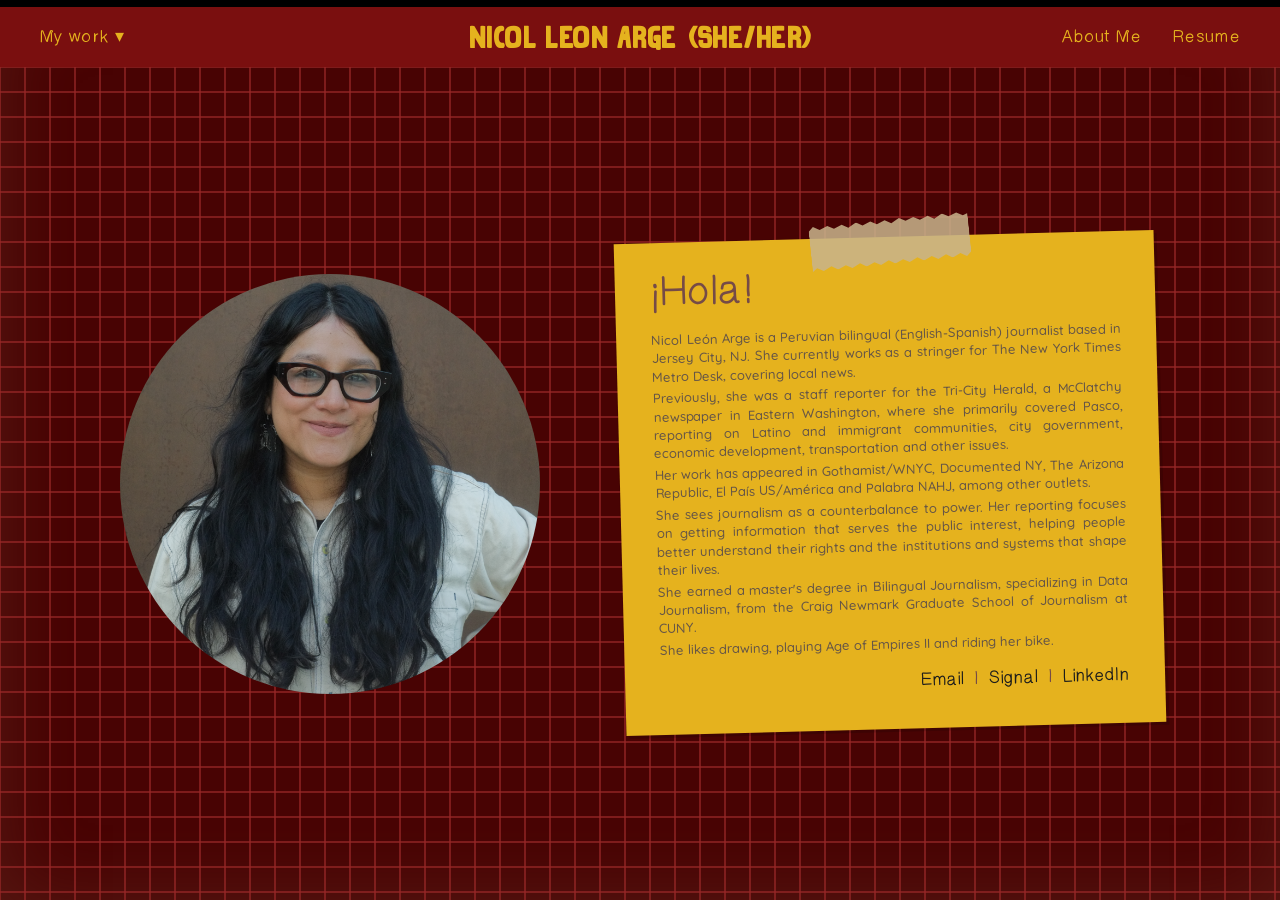
<file: index.html>
<!DOCTYPE html>
<html lang="en">
<head>

<meta name="viewport" content="width=device-width, initial-scale=1.0">
  <meta charset="UTF-8">
  <title>Nicol León Arge</title>
  <link rel="preconnect" href="https://fonts.googleapis.com">
  <link href="https://fonts.googleapis.com/css2?family=Libre+Baskerville:ital,wght@0,400;0,700;1,400&family=Caveat:wght@400;600&family=DM+Sans:wght@300;400;500&family=Quicksand:wght@500;700&display=swap" rel="stylesheet">
  <link rel="stylesheet" href="css/style.css">
</head>
<body>

<div class="notebook"></div>

<canvas id="gridCanvas" style="position:fixed; top:67px; left:0; width:100vw; height:calc(100vh - 67px); pointer-events:none; z-index:1;"></canvas>

<header class="header" style="z-index:200;">

  <div class="header-left desktop-nav" style="display:flex; align-items:center; gap:2rem;">
    <div class="dropdown" id="projectsDD">
      <button onclick="toggleDD()" class="nav-tooltip" data-tip="Mi trabajo">My work ▾</button>
      <div class="dropdown-menu">
        <button onclick="showPage('writing')" class="nav-tooltip-left" data-tip="Historias">Writing</button>
        <button onclick="showPage('dataviz')" class="nav-tooltip-left" data-tip="Visualización de datos">Data Visualizations</button>
      </div>
    </div>
  </div>

  <button id="hamburger" aria-label="Open menu" onclick="toggleMobileMenu()">☰</button>

  <button class="logo" onclick="showPage('about')" style="position:absolute; left:50%; transform:translateX(-50%);">
    Nicol Leon Arge (she/her)
  </button>

  <div class="header-right desktop-nav" style="display:flex; align-items:center; gap:2rem;">
    <a onclick="showPage('about')" class="nav-tooltip" data-tip="Sobre mí">About Me</a>
    <a onclick="refreshResumePage()" class="nav-tooltip" data-tip="CV">Resume</a>
  </div>

  <nav class="mobile-nav" id="mobileNav">
    <button class="mobile-nav-link" onclick="toggleMobileProjects()">My work ▾</button>

    <div class="mobile-subnav" id="mobileProjects">
      <button onclick="showPage('writing'); closeMobileMenu()">Writing</button>
      <button onclick="showPage('dataviz'); closeMobileMenu()">Data Visualizations</button>
    </div>

    <button onclick="showPage('about'); closeMobileMenu()">About Me</button>
    <button onclick="refreshResumePage(); closeMobileMenu()">Resume</button>
  </nav>

</header> 

<!-- ABOUT -->
<section class="page" id="page-about">
  <div class="about-photo">
    <img src="images/foto5.jpg" style="width:100%; height:100%; object-fit:cover; object-position:center 65%;">
  </div>
  <div class="about-copy-wrapper">
    <div class="tape"></div>
    <div class="about-copy">
      <h1><span class="hola">¡Hola!</span></h1>
    <p>Nicol León Arge is a Peruvian bilingual (English-Spanish) journalist based in Jersey City, NJ. She currently works as a stringer for The New York Times Metro Desk, covering local news.</p>
    <p>Previously, she was a staff reporter for the Tri-City Herald, a McClatchy newspaper in Eastern Washington, where she primarily covered Pasco, reporting on Latino and immigrant communities, city government, economic development, transportation and other issues.</p>
    <p>Her work has appeared in Gothamist/WNYC, Documented NY, The Arizona Republic, El País US/América and Palabra NAHJ, among other outlets.</p>
    <p>She sees journalism as a counterbalance to power. Her reporting focuses on getting information that serves the public interest, helping people better understand their rights and the institutions and systems that shape their lives.</p>
    <p>She earned a master's degree in Bilingual Journalism, specializing in Data Journalism, from the Craig Newmark Graduate School of Journalism at CUNY.</p>
    <p>She likes drawing, playing Age of Empires II and riding her bike.</p>
      <p class="contact-line">
  <a href="mailto:nicol.leonarge36@journalism.cuny.edu">Email</a>
  &nbsp;|&nbsp;
  <a href="https://signal.me/#eu/@nicolleon.03"
     target="_blank" rel="noopener noreferrer">Signal</a>
  &nbsp;|&nbsp;
  <a href="https://www.linkedin.com/in/nicol-l-550756374/"
     target="_blank" rel="noopener noreferrer">LinkedIn</a>
</p>
    </div>
  </div>
</section>

<!-- WRITING -->
<section class="page project-page" id="page-writing">
  <h2 onclick="resetFilters(); document.getElementById('page-writing').scrollTop = 0;" style="cursor:pointer;">Writing</h2>

<div class="filters">

  <!-- OUTLET -->
  <div class="custom-filter nav-tooltip" data-tip="Medio" id="dropdown-medio">
    <button type="button" class="custom-filter-btn" onclick="toggleFilterDropdown('dropdown-medio')">
      <span id="dropdown-medio-label">Outlet</span>
      <span class="custom-filter-arrow">▾</span>
    </button>
    <div class="custom-filter-menu">
      <button type="button" onclick="setFilterValue('medio','tri','Tri-City Herald')">Tri-City Herald</button>
      <button type="button" onclick="setFilterValue('medio','tnyt','The New York Times')">The New York Times</button>
      <button type="button" onclick="setFilterValue('medio','documented','Documented NY')">Documented NY</button>
      <button type="button" onclick="setFilterValue('medio','laalianza','La Alianza')">La Alianza</button>
      <button type="button" onclick="setFilterValue('medio','gothamist','Gothamist/WNYC Radio')">Gothamist/WNYC Radio</button>
      <button type="button" onclick="setFilterValue('medio','palabra','Palabra NAHJ')">Palabra NAHJ</button>
      <button type="button" onclick="setFilterValue('medio','arizona','The Arizona Republic')">The Arizona Republic</button>
      <!-- <button type="button" onclick="setFilterValue('medio','marcha','Marcha.org')">Marcha.org</button>
      <button type="button" onclick="setFilterValue('medio','elpaisus','El País US')">El País US</button>
      <button type="button" onclick="setFilterValue('medio','elpaisamerica','El País América')">El País América</button>
      <button type="button" onclick="setFilterValue('medio','infobae','Infobae')">Infobae</button>
      <button type="button" onclick="setFilterValue('medio','wayka','Wayka')">Wayka</button>
      <button type="button" onclick="setFilterValue('medio','cosecharoja','Cosecha Roja')">Cosecha Roja</button>
      <button type="button" onclick="setFilterValue('medio','larepublica','La República')">La República</button> -->
    </div>
  </div>

  <!-- LANGUAGE -->
  <div class="custom-filter nav-tooltip" data-tip="Idioma" id="dropdown-idioma">
    <button type="button" class="custom-filter-btn" onclick="toggleFilterDropdown('dropdown-idioma')">
      <span id="dropdown-idioma-label">Language</span>
      <span class="custom-filter-arrow">▾</span>
    </button>
    <div class="custom-filter-menu">
      <button type="button" onclick="setFilterValue('idioma','es','Español')">Español</button>
      <button type="button" onclick="setFilterValue('idioma','en','English')">English</button>
    </div>
  </div>

  <!-- TOPIC -->
  <div class="custom-filter nav-tooltip" data-tip="Tema" id="dropdown-tema">
    <button type="button" class="custom-filter-btn" onclick="toggleFilterDropdown('dropdown-tema')">
      <span id="dropdown-tema-label">Topic</span>
      <span class="custom-filter-arrow">▾</span>
    </button>
    <div class="custom-filter-menu">
      <button type="button" onclick="setFilterValue('tema','localpasco','Local WA')">Local Washington</button>
      <button type="button" onclick="setFilterValue('tema','localnj','Local NJ')">Local NJ</button>
      <button type="button" onclick="setFilterValue('tema','latinos','LatinoCommunities')">Latino Communities</button>
      <button type="button" onclick="setFilterValue('tema','immigration','Immigration')">Immigration</button>
      <button type="button" onclick="setFilterValue('tema','labor','Labor')">Labor</button>
      <button type="button" onclick="setFilterValue('tema','culture','Culture')">Culture</button>
      <button type="button" onclick="setFilterValue('tema','crime','Crime')">Crime</button>
      <button type="button" onclick="setFilterValue('tema','ny','New York Government')">New York Government</button>
      <button type="button" onclick="setFilterValue('tema','nyc','Local NYC')">Local NYC</button>
      <button type="button" onclick="setFilterValue('tema','protests','Protests in Perú')">Protests in Perú</button>
      <button type="button" onclick="setFilterValue('tema','humantraf','Human Trafficking')">Human Trafficking</button>
      <button type="button" onclick="setFilterValue('tema','humanrights','Human Rights')">Human Rights</button>
      <button type="button" onclick="setFilterValue('tema','environment','Environment and Climate Change')">Environment and Climate Change</button>
      <button type="button" onclick="setFilterValue('tema','elections','Elections')">Elections</button>
      <button type="button" onclick="setFilterValue('tema','lgbt','LGBTQ+ Rights')">LGBTQ+ Rights</button>
      <button type="button" onclick="setFilterValue('tema','genderviolence','Gender-Based Violence')">Gender-Based Violence</button>
      <button type="button" onclick="setFilterValue('tema','education','Education')">Education</button>
      <button type="button" onclick="setFilterValue('tema','health','Health')">Health</button>
      <button type="button" onclick="setFilterValue('tema','peru','Peruvian Government')">Peruvian Government</button>
    </div>
  </div>

  <!-- YEAR -->
  <div class="custom-filter nav-tooltip" data-tip="Año" id="dropdown-year">
    <button type="button" class="custom-filter-btn" onclick="toggleFilterDropdown('dropdown-year')">
      <span id="dropdown-year-label">Year</span>
      <span class="custom-filter-arrow">▾</span>
    </button>
    <div class="custom-filter-menu">
      <button type="button" onclick="setFilterValue('year','2026','2026')">2026</button>
      <button type="button" onclick="setFilterValue('year','2025','2025')">2025</button>
      <button type="button" onclick="setFilterValue('year','2024','2024')">2024</button>
      <!-- <button type="button" onclick="setFilterValue('year','2023','2023')">2023</button>
      <button type="button" onclick="setFilterValue('year','2022','2022')">2022</button>
      <button type="button" onclick="setFilterValue('year','2021','2021')">2021</button>
      <button type="button" onclick="setFilterValue('year','2020','2020')">2020</button>
      <button type="button" onclick="setFilterValue('year','2019','2019')">2019</button> -->
    </div>
  </div>

  <!-- RESET -->
  <div class="filter-wrap">
  <button class="reset-btn nav-tooltip" data-tip="Reiniciar" onclick="resetFilters()">✕ Reset</button>
</div>

</div>

  <div class="cards-row" id="cards-writing">
    
    <a href="https://www.tri-cityherald.com/news/politics-government/article317118640.html" target="_blank" style="text-decoration:none;" data-medio="tri" data-idioma="en" data-tema="latinos" data-year="2026">
      <div class="card">
        <div class="card-img">
          <span class="badge">Tri-City Herald</span>
          <img src="images/tiktok.jpg" style="width:100%; height:100%; object-fit:cover;">
        </div>
        <div class="card-body">
          <p class="card-title">How Latina influencers are using TikTok to build community in Tri-Cities</p>
          <p class="card-desc">Nearly four in 10 U.S. adults under 30 regularly get news from influencers on social media, according to a 2024 Pew Research Center study. Among them, 65% said influencers have helped them better understand current events and civic issues.</p>
        </div>
      </div>
    </a>

    <a href="https://www.tri-cityherald.com/entertainment/arts-culture/article316254140.html" target="_blank" style="text-decoration:none;" data-medio="tri" data-idioma="en" data-tema="latinos" data-year="2026">
      <div class="card">
        <div class="card-img">
          <span class="badge">Tri-City Herald</span>
          <img src="images/ICE.jpg" style="width:100%; height:100%; object-fit:cover;">
        </div>
        <div class="card-body">
          <p class="card-title">What we know about Tri-City ICE arrests this year. Half had no criminal record</p>
          <p class="card-desc">U.S. Immigration and Customs Enforcement (ICE) recorded 132 arrests in the Tri-Cities area between January 2025 and July 2026</p>
        </div>
      </div>
    </a>

    <a href="https://www.nytimes.com/2026/10/11/nyregion/portal-bridge-nj-transit.html" target="_blank" style="text-decoration:none;" data-medio="tnyt" data-idioma="en" data-tema="localnj" data-year="2026">
      <div class="card">
        <div class="card-img">
          <span class="badge">The New York Times</span>
          <img src="images/nytimes2.jpg" style="width:100%; height:100%; object-fit:cover;">
        </div>
        <div class="card-body">
          <p class="card-title">5 Weeks of Pain Begin for New Jersey Commuters</p>
          <p class="card-desc">NJ Transit riders who rely on the century-old Portal Bridge face service cuts and disruptions as transit officials complete its replacement.</p>
        </div>
      </div>
    </a>

    <a href="https://www.nytimes.com/live/2026/10/13/nyregion/nj-transit-amtrak-path-train" target="_blank" style="text-decoration:none;" data-medio="tnyt" data-idioma="en" data-tema="localnj" data-year="2026">
      <div class="card">
        <div class="card-img">
          <span class="badge">The New York Times</span>
          <img src="images/nytimes3.jpg" style="width:100%; height:100%; object-fit:cover;">
        </div>
        <div class="card-body">
          <p class="card-title">Bridge Upgrade Scrambles Commute From New Jersey to Manhattan</p>
          <p class="card-desc">NJ Transit riders will face detours and delays for the second time this year as workers complete a bridge replacement. Tuesday is the first regular workday of the five-week project.</p>
        </div>
      </div>
    </a>
    
    <a href="https://www.tri-cityherald.com/news/politics-government/article316855631.html" target="_blank" style="text-decoration:none;" data-medio="tri" data-idioma="en" data-tema="latinos" data-year="2026">
      <div class="card">
        <div class="card-img">
          <span class="badge">Tri-City Herald</span>
          <img src="images/refugees.jpg" style="width:100%; height:100%; object-fit:cover;">
        </div>
        <div class="card-body">
          <p class="card-title">Green card freeze threatens jobs for Tri-Cities refugees nearly a year later</p>
          <p class="card-desc">800 refugees who were resettled in the Tri-Cities between January 2021 and February 2026 live with the ongoing risk of losing their jobs and being deported.</p>
        </div>
      </div>
    </a>    
    
    <a href="https://www.tri-cityherald.com/news/politics-government/article316676717.html" target="_blank" style="text-decoration:none;" data-medio="tri" data-idioma="en" data-tema="latinos" data-year="2026">
      <div class="card">
        <div class="card-img">
          <span class="badge">Tri-City Herald</span>
          <img src="images/alexandralozano.jpg" style="width:100%; height:100%; object-fit:cover;">
        </div>
        <div class="card-body">
          <p class="card-title">Tri-Cities families part of thousands bilked by lawyer's alleged immigration scam</p>
          <p class="card-desc">Former immigration lawyer Alexandra Lozano's likeness is on one of her law firm's cars in Tukwila in May 2026. The firm closed a little more than two weeks after Lozano gave up her law license in Washington</p>
        </div>
      </div>
    </a>
    
    <a href="https://www.tri-cityherald.com/news/politics-government/article316450160.html" target="_blank" style="text-decoration:none;" data-medio="tri" data-idioma="en" data-tema="latinos" data-year="2026">
      <div class="card">
        <div class="card-img">
          <span class="badge">Tri-City Herald</span>
          <img src="images/pascolatinovote.jpeg" style="width:100%; height:100%; object-fit:cover;">
        </div>
        <div class="card-body">
          <p class="card-title">History of Latino voter discrimination puts Pasco under new election rules</p>
          <p class="card-desc">Pasco's history of allegations that it tried to affect the Latino vote has put the city under Washington state's scrutiny.</p>
        </div>
      </div>
    </a>
    
    
    <a href="https://www.tri-cityherald.com/news/local/article316331485.html" target="_blank" style="text-decoration:none;" data-medio="tri" data-idioma="en" data-tema="latinos" data-year="2026">
      <div class="card">
        <div class="card-img">
          <span class="badge">Tri-City Herald</span>
          <img src="images/pascodevelop6.jpg" style="width:100%; height:100%; object-fit:cover;">
        </div>
        <div class="card-body">
          <p class="card-title">Devastating earthquakes leave Tri-City Venezuelans reeling. How they plan to help</p>
          <p class="card-desc">Venezuelans in the Pacific Northwest began collecting donations for earthquake victims one day after the quake killed thousands in La Guaira, Caracas</p>
        </div>
      </div>
    </a>
    
    <a href="https://www.tri-cityherald.com/news/local/article316163147.html" target="_blank" style="text-decoration:none;" data-medio="tri" data-idioma="en" data-tema="latinos" data-year="2026">
      <div class="card">
        <div class="card-img">
          <span class="badge">Tri-City Herald</span>
          <img src="images/pascodevelop5.jpg" style="width:100%; height:100%; object-fit:cover;">
        </div>
        <div class="card-body">
          <p class="card-title">Day after graduating, this Tri-Cities teen flew to Mexico to play pro soccer</p>
          <p class="card-desc">Chiawana High School graduate Lindsay Sanchez plays for the Cruz Azul soccer club in Mexico City.</p>
        </div>
      </div>
    </a>
    
    
    <a href="https://www.tri-cityherald.com/news/local/article316232953.html" target="_blank" style="text-decoration:none;" data-medio="tri" data-idioma="en" data-tema="localpasco" data-year="2026">
      <div class="card">
        <div class="card-img">
          <span class="badge">Tri-City Herald</span>
          <img src="images/pascodevelop4.jpg" style="width:100%; height:100%; object-fit:cover;">
        </div>
        <div class="card-body">
          <p class="card-title">Packed crowd begs Pasco to save 2 troubled shelter dogs from euthanasia</p>
          <p class="card-desc">Dozens of dog advocates filled every seat in the Pasco City Council chambers Monday night, wearing shirts that read “Animal Lives Matter,” as they urged council members to prevent the euthanasia of Russ and Stan.</p>
        </div>
      </div>
    </a>
    
    
    <a href="https://www.tri-cityherald.com/news/local/article316092051.html" target="_blank" style="text-decoration:none;" data-medio="tri" data-idioma="en" data-tema="localpasco" data-year="2026">
      <div class="card">
        <div class="card-img">
          <span class="badge">Tri-City Herald</span>
          <img src="images/pascodevelop3.jpg" style="width:100%; height:100%; object-fit:cover;">
        </div>
        <div class="card-body">
          <p class="card-title">Former crime-plagued motel site for sale. Can it help revive Pasco downtown?</p>
          <p class="card-desc">As part of its effort to breathe new life into downtown Pasco, the city is putting three city-owned properties up for sale, including a site long known as a hotspot for prostitution, drug overdoses and other criminal activity.</p>
        </div>
      </div>
    </a>
    
    
    <a href="https://www.tri-cityherald.com/news/local/article316092051.html" target="_blank" style="text-decoration:none;" data-medio="tri" data-idioma="en" data-tema="localpasco" data-year="2026">
      <div class="card">
        <div class="card-img">
          <span class="badge">Tri-City Herald</span>
          <img src="images/pascodevelop2.jpg" style="width:100%; height:100%; object-fit:cover;">
        </div>
        <div class="card-body">
          <p class="card-title">Pasco offers $13M and +100-year-old park to own Road 68 ballfields</p>
          <p class="card-desc">The Pasco City Council decided to offer Franklin County $13 million to own the large soccer and softball complex surrounding Gesa Stadium. As part of the deal, it’s also offering to give up Volunteer Park.</p>
        </div>
      </div>
    </a>

    <a href="https://www.tri-cityherald.com/news/local/article316092051.html" target="_blank" style="text-decoration:none;" data-medio="tri" data-idioma="en" data-tema="localpasco" data-year="2026">
      <div class="card">
        <div class="card-img">
          <span class="badge">Tri-City Herald</span>
          <img src="images/pascodevelop.jpg" style="width:100%; height:100%; object-fit:cover;">
        </div>
        <div class="card-body">
          <p class="card-title">City still $3.6M short to make crossing Hwy 395 safer for bikes, pedestrians</p>
          <p class="card-desc">Pasco pedestrians and cyclists will need to keep waiting for a safer way to cross Highway 395 on Sylvester Street.</p>
        </div>
      </div>
    </a>
    
    <a href="https://www.tri-cityherald.com/news/local/article315966663.html" target="_blank" style="text-decoration:none;" data-medio="tri" data-idioma="en" data-tema="localpasco" data-year="2026">
      <div class="card">
        <div class="card-img">
          <span class="badge">Tri-City Herald</span>
          <img src="images/pasco4.jpg" style="width:100%; height:100%; object-fit:cover;">
        </div>
        <div class="card-body">
          <p class="card-title">Long before the World Cup, soccer brought Tri-City Latino immigrants together</p>
          <p class="card-desc">Liga 1020 connects Latino immigrant families and builds community through soccer.</p>
        </div>
      </div>
    </a>
    
    
    <a href="https://www.tri-cityherald.com/news/local/crime/article316022630.html" target="_blank" style="text-decoration:none;" data-medio="tri" data-idioma="en" data-tema="localpasco" data-year="2026">
      <div class="card">
        <div class="card-img">
          <span class="badge">Tri-City Herald</span>
          <img src="images/pasco3.jpg" style="width:100%; height:100%; object-fit:cover;">
        </div>
        <div class="card-body">
          <p class="card-title">Scammers targeting Spanish-speakers injured at work. WA issues warning</p>
          <p class="card-desc">Scammers are targeting Spanish-speakers injured at work across the Pacific Northwest, according to the Washington State Office of the Attorney General.</p>
        </div>
      </div>
    </a>
    
    
    <a href="https://www.tri-cityherald.com/news/politics-government/article315978873.html" target="_blank" style="text-decoration:none;" data-medio="tri" data-idioma="en" data-tema="localpasco" data-year="2026">
      <div class="card">
        <div class="card-img">
          <span class="badge">Tri-City Herald</span>
          <img src="images/pasco2.jpg" style="width:100%; height:100%; object-fit:cover;">
        </div>
        <div class="card-body">
          <p class="card-title">WA law could limit a push for tougher sex offender housing rules in Pasco</p>
          <p class="card-desc">Pasco leaders are pushing to introduce regulations designed to prevent housing for “sexually violent predators” from being located near families.</p>
        </div>
      </div>
    </a>
    
    
    <a href="https://www.tri-cityherald.com/news/politics-government/article315979771.html" target="_blank" style="text-decoration:none;" data-medio="tri" data-idioma="en" data-tema="localpasco" data-year="2026">
      <div class="card">
        <div class="card-img">
          <span class="badge">Tri-City Herald</span>
          <img src="images/pasco1.jpg" style="width:100%; height:100%; object-fit:cover;">
        </div>
        <div class="card-body">
          <p class="card-title">Councilman censured. He’s accused of leaks and mistreating employees</p>
          <p class="card-desc">Pasco Councilman Leo Perales was unanimously censured for violating city and state rules, as well as the council’s ethics code.</p>
        </div>
      </div>
    </a>
    
    
    <a href="https://www.tri-cityherald.com/news/politics-government/article315928604.html" target="_blank" style="text-decoration:none;" data-medio="tri" data-idioma="en" data-tema="localpasco" data-year="2026">
      <div class="card">
        <div class="card-img">
          <span class="badge">Tri-City Herald</span>
          <img src="images/pasco.jpg" style="width:100%; height:100%; object-fit:cover;">
        </div>
        <div class="card-body">
          <p class="card-title">These are the finalists for Pasco’s next police chief. When you can meet them</p>
          <p class="card-desc">The city has been narrowing the field from the initial group of 16 applicants who were selected in the first round of a national search led by Bob Murray & Associates.</p>
        </div>
      </div>
    </a>
    
    <a href="https://www.nytimes.com/2026/05/22/nyregion/staten-island-explosion.html?smid=nytcore-ios-share" target="_blank" style="text-decoration:none;" data-medio="tnyt" data-idioma="en" data-tema="nyc" data-year="2026">
      <div class="card">
        <div class="card-img">
          <span class="badge">The New York Times</span>
          <img src="images/tnyt1.jpg" style="width:100%; height:100%; object-fit:cover;">
        </div>
        <div class="card-body">
          <p class="card-title">1 Person Killed and Dozens of Firefighters Injured in Staten Island Blasts</p>
          <p class="card-desc">Two explosions rocked a barge on the North Shore of Staten Island, injuring 34 firefighters and emergency medical workers.</p>
        </div>
      </div>
    </a>
    
    <a href="https://laalianzanoticias.com/2026/04/24/cuidadoras-nueva-york-huelga-hambre-ley-turnos-24-horas/" target="_blank" style="text-decoration:none;" data-medio="laalianza" data-idioma="es" data-tema="labor" data-year="2026">
      <div class="card">
        <div class="card-img">
          <span class="badge">La Alianza</span>
          <img src="images/alianza1.jpg" style="width:100%; height:100%; object-fit:cover;">
        </div>
        <div class="card-body">
          <p class="card-title">Cuidadoras en Nueva York en huelga de hambre: Piden que se apruebe ley que prohíbe los turnos de 24 horas</p>
          <p class="card-desc">Decenas de cuidadoras en el hogar anunciaron el inicio de una huelga de hambre afuera del Concejo de la Ciudad de Nueva York. Las trabajadoras exigen que se apruebe el proyecto de ley contra los turnos de 24 horas de trabajo, también conocido como “No más 24”.</p>
        </div>
      </div>
    </a>
    
    <a href="https://laalianzanoticias.com/2026/04/13/precio-de-gasolina-asfixia-a-trabajadoras-de-limpieza-siento-que-ya-no-es-negocio/" target="_blank" style="text-decoration:none;" data-medio="laalianza" data-idioma="es" data-tema="immigration" data-year="2026">
      <div class="card">
        <div class="card-img">
          <span class="badge">La Alianza</span>
          <img src="images/laalianza2.jpg" style="width:100%; height:100%; object-fit:cover;">
        </div>
        <div class="card-body">
          <p class="card-title">Precio de gasolina asfixia a trabajadoras de limpieza: "Siento que ya no es negocio"</p>
          <p class="card-desc">El alza del precio de la gasolina está reduciendo los ingresos de trabajadoras de limpieza en EE.UU.</p>
        </div>
      </div>
    </a>

    <a href="https://documentedny.com/2026/04/13/harlem-volunteers-educate-businesses-immigrant-rights/" target="_blank" style="text-decoration:none;" data-medio="documented" data-idioma="en" data-tema="immigration" data-year="2026">
      <div class="card">
        <div class="card-img">
          <span class="badge">Documented NY</span>
          <img src="images/documented1.jpg" style="width:100%; height:100%; object-fit:cover;">
        </div>
        <div class="card-body">
          <p class="card-title">In Harlem, Know-Your-Rights Volunteers Go Door to Door Before ICE Comes Knocking</p>
          <p class="card-desc">Indivisible Harlem volunteers are helping educate local businesses on how to respond if ICE agents arrive.</p>
        </div>
      </div>
    </a>

    <a href="https://documentedny.com/2026/03/13/upcycling-fashion-week-lgbtq-support/" target="_blank" style="text-decoration:none;" data-medio="documented" data-idioma="en" data-tema="culture" data-year="2026">
      <div class="card">
        <div class="card-img">
          <span class="badge">Documented NY</span>
          <img src="images/documented3.jpg" style="width:100%; height:100%; object-fit:cover;">
        </div>
        <div class="card-body">
          <p class="card-title">Peruvian Designer Reclaims the Runway for Trans Migrants</p>
          <p class="card-desc">Peruvian fashion designer Yoella Cubas uses her upcycled designs to celebrate identity and environmental sustainability.</p>
        </div>
      </div>
    </a>

    <a href="https://laalianzanoticias.com/2026/04/01/a-pesar-de-la-alta-demanda-de-cuidadoras-en-el-hogar-multiples-obstaculos-impiden-a-mujeres-inmigrantes-acceder-a-estos-empleos/" target="_blank" style="text-decoration:none;" data-medio="laalianza" data-idioma="es" data-tema="labor" data-year="2026">
      <div class="card">
        <div class="card-img">
          <span class="badge">La Alianza</span>
          <img src="images/laalianza4.jpg" style="width:100%; height:100%; object-fit:cover;">
        </div>
        <div class="card-body">
          <p class="card-title">A pesar de la alta demanda de cuidadoras, múltiples obstáculos impiden a mujeres inmigrantes acceder a estos empleos</p>
          <p class="card-desc">Aunque hay alta demanda de cuidadoras en Nueva York, mujeres solicitantes de asilo enfrentan barreras para acceder a empleos estables.</p>
        </div>
      </div>
    </a>

    <a href="https://documentedny.com/2026/01/05/i-wanted-him-gone-but-not-like-this-venezuelans-in-new-york-react-to-maduros-capture/" target="_blank" style="text-decoration:none;" data-medio="documented" data-idioma="en" data-tema="immigration" data-year="2026">
      <div class="card">
        <div class="card-img">
          <span class="badge">Documented NY</span>
          <img src="images/documented2.jpg" style="width:100%; height:100%; object-fit:cover;">
        </div>
        <div class="card-body">
          <p class="card-title">'I Wanted Him Gone – But Not Like This': Venezuelans in New York React to Maduro's Capture</p>
          <p class="card-desc">Joy, relief, fear, and doubt ripple through New York's Venezuelan community.</p>
        </div>
      </div>
    </a>

    <a href="https://laalianzanoticias.com/2026/03/13/guia-practica-para-obtener-consultas-gratis-con-abogados-de-inmigracion-en-nueva-york/" target="_blank" style="text-decoration:none;" data-medio="laalianza" data-idioma="es" data-tema="immigration" data-year="2026">
      <div class="card">
        <div class="card-img">
          <span class="badge">La Alianza</span>
          <img src="images/laalianza1.jpg" style="width:100%; height:100%; object-fit:cover;">
        </div>
        <div class="card-body">
          <p class="card-title">Guía práctica para obtener consultas gratis con abogados de inmigración en Nueva York</p>
          <p class="card-desc">El aumento de cambios en políticas federales ha hecho que más inmigrantes busquen asesoría legal en Nueva York.</p>
        </div>
      </div>
    </a>

    <a href="https://documentedny.com/2025/12/29/asylum-seekers-court-representation-crisis/"target="_blank" style="text-decoration:none;" data-medio="documented" data-idioma="en" data-tema="immigration" data-year="2025">
      <div class="card">
        <div class="card-img">
          <span class="badge">Documented NY</span>
          <img src="images/documented4.jpg" style="width:100%; height:100%; object-fit:cover;">
        </div>
        <div class="card-body">
          <p class="card-title">Asylum Seekers Navigate Immigration Courts Alone as Promised Legal Aid Falls Short</p>
          <p class="card-desc">In New York City, migrants and asylum seekers risk deportation as they struggle to find representation in an overwhelmed legal-aid system.</p>
        </div>
      </div>
    </a>

    <a href="https://gothamist.com/news/queens-da-man-stabbed-on-e-train-after-scolding-rider-over-loud-phone-call"target="_blank" style="text-decoration:none;" data-medio="gothamist" data-idioma="en" data-tema="crime" data-year="2025">
      <div class="card">
        <div class="card-img">
          <span class="badge">Gothamist/WNYC Radio</span>
          <img src="images/gothamist1.jpg" style="width:100%; height:100%; object-fit:cover;">
        </div>
        <div class="card-body">
          <p class="card-title">Queens DA: Man stabbed on E train after scolding rider over loud phone call</p>
          <p class="card-desc">A 50-year-old Brooklyn man has been charged with attempted murder over the altercation.</p>
        </div>
      </div>
    </a>

    <a href="https://gothamist.com/news/help-with-ny-residents-energy-bills-finally-coming-in-december-after-shutdown-delays"target="_blank" style="text-decoration:none;" data-medio="gothamist" data-idioma="en" data-tema="ny" data-year="2025">
      <div class="card">
        <div class="card-img">
          <span class="badge">Gothamist/WNYC Radio</span>
          <img src="images/gothamist2.jpg" style="width:100%; height:100%; object-fit:cover;">
        </div>
        <div class="card-body">
          <p class="card-title">Help with NY residents' energy bills finally coming in December, after shutdown delays</p>
          <p class="card-desc">Here's how you can get help avoiding a utility shutoff or getting your power back on.</p>
        </div>
      </div>
    </a>

    <a href="https://gothamist.com/news/a-last-ditch-move-in-nyc-council-to-ban-carriage-horses"target="_blank" style="text-decoration:none;" data-medio="gothamist" data-idioma="en" data-tema="ny" data-year="2025">
      <div class="card">
        <div class="card-img">
          <span class="badge">Gothamist/WNYC Radio</span>
          <img src="images/gothamist3.jpg" style="width:100%; height:100%; object-fit:cover;">
        </div>
        <div class="card-body">
          <p class="card-title">A last-ditch move in NYC Council to ban carriage horses fails</p>
          <p class="card-desc">Councilmember Robert Holden was hoping to make carriage horses history in his final weeks in office.</p>
        </div>
      </div>
    </a>

    <a href="https://gothamist.com/news/holiday-open-street-returning-to-nycs-fifth-avenue-for-just-1-sunday"target="_blank" style="text-decoration:none;" data-medio="gothamist" data-idioma="en" data-tema="nyc" data-year="2025">
      <div class="card">
        <div class="card-img">
          <span class="badge">Gothamist/WNYC Radio</span>
          <img src="images/gothamist4.jpg" style="width:100%; height:100%; object-fit:cover;">
        </div>
        <div class="card-body">
          <p class="card-title">Holiday Open Street returning to NYC's Fifth Avenue for just 1 Sunday</p>
          <p class="card-desc">The event was scaled back to a single weekend in 2024 and will repeat that schedule this year.</p>
        </div>
      </div>
    </a>

    <a href="https://gothamist.com/news/the-rockefeller-center-christmas-tree-will-be-set-up-saturday-how-to-see-it"target="_blank" style="text-decoration:none;" data-medio="gothamist" data-idioma="en" data-tema="nyc" data-year="2025">
      <div class="card">
        <div class="card-img">
          <span class="badge">Gothamist/WNYC Radio</span>
          <img src="images/gothamist5.jpg" style="width:100%; height:100%; object-fit:cover;">
        </div>
        <div class="card-body">
          <p class="card-title">The Rockefeller Center Christmas tree will be set up Saturday: How to see it</p>
          <p class="card-desc">The 75-feet-tall Norway Spruce is headed for NYC this week.</p>
        </div>
      </div>
    </a>

    <a href="https://gothamist.com/news/55000-runners-will-hit-streets-for-the-nyc-marathon-sunday-drivers-beware"target="_blank" style="text-decoration:none;" data-medio="gothamist" data-idioma="en" data-tema="nyc" data-year="2025">
      <div class="card">
        <div class="card-img">
          <span class="badge">Gothamist/WNYC Radio</span>
          <img src="images/gothamist6.jpg" style="width:100%; height:100%; object-fit:cover;">
        </div>
        <div class="card-body">
          <p class="card-title">55,000 runners will hit streets for the NYC Marathon Sunday — drivers beware</p>
          <p class="card-desc">The race wraps up at 10 p.m. Until then, the NYPD will be closing roads and bridges as needed.</p>
        </div>
      </div>
    </a>

    <a href="https://gothamist.com/arts-entertainment/nycs-village-halloween-parade-steps-off-friday-night-what-to-know"target="_blank" style="text-decoration:none;" data-medio="gothamist" data-idioma="en" data-tema="nyc" data-year="2025">
      <div class="card">
        <div class="card-img">
          <span class="badge">Gothamist/WNYC Radio</span>
          <img src="images/gothamist7.jpg" style="width:100%; height:100%; object-fit:cover;">
        </div>
        <div class="card-body">
          <p class="card-title">NYC's Village Halloween Parade steps off Friday night: What to know</p>
          <p class="card-desc">If you've got a costume, you've got a spot. But be ready for crowds.</p>
        </div>
      </div>
    </a>

    <a href="https://gothamist.com/news/paw-rade-perfection-the-tompkins-square-halloween-dog-parade-is-back-this-weekend"target="_blank" style="text-decoration:none;" data-medio="gothamist" data-idioma="en" data-tema="nyc" data-year="2025">
      <div class="card">
        <div class="card-img">
          <span class="badge">Gothamist/WNYC Radio</span>
          <img src="images/gothamist8.jpg" style="width:100%; height:100%; object-fit:cover;">
        </div>
        <div class="card-body">
          <p class="card-title">Paw-rade perfection: The Tompkins Square Halloween Dog Parade is back this weekend</p>
          <p class="card-desc">Now in its 35th year, the costumed canine celebration in the East Village features adoptable dogs, treats and a fierce costume competition.</p>
        </div>
      </div>
    </a>

    <a href="https://gothamist.com/news/paw-rade-perfection-the-tompkins-square-halloween-dog-parade-is-back-this-weekend"target="_blank" style="text-decoration:none;" data-medio="gothamist" data-idioma="en" data-tema="nyc" data-year="2025">
      <div class="card">
        <div class="card-img">
          <span class="badge">Gothamist/WNYC Radio</span>
          <img src="images/gothamist9.jpg" style="width:100%; height:100%; object-fit:cover;">
        </div>
        <div class="card-body">
          <p class="card-title">Migrants staying at Row Hotel shelter in Midtown begin receiving notices to relocate</p>
          <p class="card-desc">The makeshift housing became an early flashpoint in the migrant crisis that started three years ago.</p>
        </div>
      </div>
    </a>

     <a href="https://www.azcentral.com/story/news/politics/immigration/2025/08/14/mass-deportations-distrupt-arizona-daca-students/85552086007/"target="_blank" style="text-decoration:none;" data-medio="arizona" data-idioma="en" data-tema="immigration" data-year="2025">
      <div class="card">
        <div class="card-img">
          <span class="badge">The Arizona Republic</span>
          <img src="images/az5.jpg" style="width:100%; height:100%; object-fit:cover;">
        </div>
        <div class="card-body">
          <p class="card-title">DACA students in Arizona face college disruption amid Trump’s mass deportation push</p>
          <p class="card-desc">Deferred action for Childhood Arrivals recipients talk to The Arizona Republic about their fears under the Trump administration.</p>
        </div>
      </div>
    </a>

    <a href="https://www.azcentral.com/story/noticias/2025/08/12/menores-migrantes-nuevas-tarifas-ley-grande-y-hermosa/85616314007/"target="_blank" style="text-decoration:none;" data-medio="arizona" data-idioma="es" data-tema="immigration" data-year="2025">
      <div class="card">
        <div class="card-img">
          <span class="badge">The Arizona Republic</span>
          <img src="images/az1.jpg" style="width:100%; height:100%; object-fit:cover;">
        </div>
        <div class="card-body">
          <p class="card-title">Menores migrantes no acompañados enfrentan nuevas tarifas bajo la 'Ley Grande y Hermosa'</p>
          <p class="card-desc">La ley incluye disposiciones para reforzar el Sistema de asilo estadounidense, lo que, según defensores, dificultará la solicitud de asilo.</p>
        </div>
      </div>
    </a>

    <a href="https://www.azcentral.com/story/news/politics/immigration/2025/08/05/unaccompanied-minor-migrants-face-new-fees-under-one-big-beautiful-bill/85347773007/"target="_blank" style="text-decoration:none;" data-medio="arizona" data-idioma="en" data-tema="immigration" data-year="2025">
      <div class="card">
        <div class="card-img">
          <span class="badge">The Arizona Republic</span>
          <img src="images/az1.jpg" style="width:100%; height:100%; object-fit:cover;">
        </div>
        <div class="card-body">
          <p class="card-title">New fees in One Big Beautiful Bill to have big impact on unaccompanied migrant minors</p>
          <p class="card-desc">The law includes provisions to tighten the U.S. asylum system, which advocates say will make it more difficult for people fleeing persecution.</p>
        </div>
      </div>
    </a>

    <a href="https://www.azcentral.com/story/news/politics/immigration/2025/07/27/funding-cut-legal-representation-unaccompanied-minors-immigration-court/84493837007/"target="_blank" style="text-decoration:none;" data-medio="arizona" data-idioma="en" data-tema="immigration" data-year="2025">
      <div class="card">
        <div class="card-img">
          <span class="badge">The Arizona Republic</span>
          <img src="images/az3.jpg" style="width:100%; height:100%; object-fit:cover;">
        </div>
        <div class="card-body">
          <p class="card-title">Unaccompanied migrant minors in AZ face court alone with legal funds in doubt</p>
          <p class="card-desc">Many migrants minors are without legal representation in Arizona immigration courts, after federal funding was cut by Trump administration.</p>
        </div>
      </div>
    </a>

    <a href="https://www.azcentral.com/story/news/politics/immigration/2025/07/21/unaccompanied-migrant-minors-face-growing-hurdles-in-trump-era/85199836007/"target="_blank" style="text-decoration:none;" data-medio="arizona" data-idioma="en" data-tema="immigration" data-year="2025">
      <div class="card">
        <div class="card-img">
          <span class="badge">The Arizona Republic</span>
          <img src="images/az4.jpg" style="width:100%; height:100%; object-fit:cover;">
        </div>
        <div class="card-body">
          <p class="card-title">Unaccompanied migrant minors face growing hurdles from Trump administration crackdown</p>
          <p class="card-desc">Immigrant children who crossed the border withour parent or guardian are increasingly in the crosshairs of the Trump administration.</p>
        </div>
      </div>
    </a>

    <a href="https://www.azcentral.com/story/news/politics/border-issues/2025/07/12/migrant-deaths-plummet-arizona/84293328007/"target="_blank" style="text-decoration:none;" data-medio="arizona" data-idioma="en" data-tema="immigration" data-year="2025">
      <div class="card">
        <div class="card-img">
          <span class="badge">The Arizona Republic</span>
          <img src="images/az6.jpg" style="width:100%; height:100%; object-fit:cover;">
        </div>
        <div class="card-body">
          <p class="card-title">Migrant deaths have plummeted in Arizona, once one of the deadliest routes into US</p>
          <p class="card-desc">The decrease in migrant deaths corresponds to a huge drop in illegal border crossings after the Trump administration shut down asylum at the border.</p>
        </div>
      </div>
    </a>

    <a href="https://www.azcentral.com/story/noticias/2025/06/29/3-de-cada-10-familias-latinas-apoyan-deportaciones-de-trump-encuesta/84393772007/"target="_blank" style="text-decoration:none;" data-medio="arizona" data-idioma="es" data-tema="immigration" data-year="2025">
      <div class="card">
        <div class="card-img">
          <span class="badge">The Arizona Republic</span>
          <img src="images/az7.jpg" style="width:100%; height:100%; object-fit:cover;">
        </div>
        <div class="card-body">
          <p class="card-title">Encuesta: ¿Cuántas familias latinas apoyan deportaciones masivas de Trump?</p>
          <p class="card-desc">Nueva encuesta preguntó a latinos en Arizona y EE.UU. su opinión de las deportaciones masivas de inmigrantes por parte de Trump y temas relacionados.</p>
        </div>
      </div>
    </a>

    <a href="https://www.azcentral.com/story/news/politics/immigration/2025/06/23/bsp-research-poll-latino-families-trump-mass-deportations/84268753007/"target="_blank" style="text-decoration:none;" data-medio="arizona" data-idioma="en" data-tema="immigration" data-year="2025">
      <div class="card">
        <div class="card-img">
          <span class="badge">The Arizona Republic</span>
          <img src="images/az7.jpg" style="width:100%; height:100%; object-fit:cover;">
        </div>
        <div class="card-body">
          <p class="card-title">How many Latino families support Trump's mass deportations? What a new poll says</p>
          <p class="card-desc">A new poll asked Latinos in Arizona and around the United States about their views on Trumps' mass deportations of immigrants and related issues.</p>
        </div>
      </div>
    </a>

    <a href="https://www.azcentral.com/story/noticias/2025/06/20/arrestos-inmigrantes-ice-en-arizona-que-saber/84278309007/"target="_blank" style="text-decoration:none;" data-medio="arizona" data-idioma="es" data-tema="immigration" data-year="2025">
      <div class="card">
        <div class="card-img">
          <span class="badge">The Arizona Republic</span>
          <img src="images/az8.jpg" style="width:100%; height:100%; object-fit:cover;">
        </div>
        <div class="card-body">
          <p class="card-title">Esto es lo que debe saber sobre los arrestos de inmigrantes por parte del ICE en Arizona</p>
          <p class="card-desc">El Servicio de Inmigración y Control de Aduanas de EE.UU. está utilizando diferentes tácticas para arrestar personas en Arizona. Lo que debe saber.</p>
        </div>
      </div>
    </a>

    <a href="https://www.azcentral.com/story/news/politics/immigration/2025/06/16/ice-immigrant-arrests-in-arizona-heres-what-to-know/84176617007/"target="_blank" style="text-decoration:none;" data-medio="arizona" data-idioma="en" data-tema="immigration" data-year="2025">
      <div class="card">
        <div class="card-img">
          <span class="badge">The Arizona Republic</span>
          <img src="images/az8.jpg" style="width:100%; height:100%; object-fit:cover;">
        </div>
        <div class="card-body">
          <p class="card-title">Here's what to know about ICE immigrant arrests in Arizona</p>
          <p class="card-desc">U.S. Immigration and Customs Enforcement is using different tactics to arrest people in Arizona. Here's what you need to know.</p>
        </div>
      </div>
    </a>

    <a href="https://www.azcentral.com/story/news/politics/immigration/2025/06/16/ice-immigrant-arrests-in-arizona-heres-what-to-know/84176617007/"target="_blank" style="text-decoration:none;" data-medio="arizona" data-idioma="es" data-tema="immigration" data-year="2025">
      <div class="card">
        <div class="card-img">
          <span class="badge">The Arizona Republic</span>
          <img src="images/az9.jpg" style="width:100%; height:100%; object-fit:cover;">
        </div>
        <div class="card-body">
          <p class="card-title">Cónsul de México en Phoenix pide a mexicanos no acudir a protestas el 14 de junio</p>
          <p class="card-desc">Cónsul de México en Phoenix pide que mexicanos indocumentados no vayan a protestas contra redadas anti-inmigración.</p>
        </div>
      </div>
    </a>

    <a href="https://www.azcentral.com/story/news/politics/immigration/2025/06/13/mexican-consul-tells-mexican-nationals-to-avoid-no-kings-protests/84194079007/"target="_blank" style="text-decoration:none;" data-medio="arizona" data-idioma="en" data-tema="immigration" data-year="2025">
      <div class="card">
        <div class="card-img">
          <span class="badge">The Arizona Republic</span>
          <img src="images/az9.jpg" style="width:100%; height:100%; object-fit:cover;">
        </div>
        <div class="card-body">
          <p class="card-title">Mexican consul in Phoenix urges Mexican nationals to avoid 'No Kings' protests</p>
          <p class="card-desc">Despite organizers saying the Arizona protests will be peaceful, the consul warned against participation, especially for those without legal status.</p>
        </div>
      </div>
    </a>

    <a href="https://english.elpais.com/usa/2025-06-26/unaccompanied-immigrant-minors-face-growing-hurdles-from-the-trump-administration-crackdown.html"target="_blank" style="text-decoration:none;" data-medio="elpaisus" data-idioma="en" data-tema="immigration" data-year="2025">
      <div class="card">
        <div class="card-img">
          <span class="badge">El País US</span>
          <img src="images/elpaisus1.jpg" style="width:100%; height:100%; object-fit:cover;">
        </div>
        <div class="card-body">
          <p class="card-title">Unaccompanied immigrant minors face growing hurdles from the Trump administration crackdown</p>
          <p class="card-desc">Many children are having to defend their cases alone before immigration judges, without lawyers, while the government has made it harder for them to leave the shelter system and reunite with their families</p>
        </div>
      </div>
    </a>

    <a href="https://elpais.com/us/migracion/2025-06-26/los-menores-inmigrantes-no-acompanados-se-enfrentan-a-crecientes-obstaculos-por-la-mano-dura-de-la-administracion-trump.html"target="_blank" style="text-decoration:none;" data-medio="elpaisus" data-idioma="es" data-tema="immigration" data-year="2025">
      <div class="card">
        <div class="card-img">
          <span class="badge">El País US</span>
          <img src="images/elpaisus1.jpg" style="width:100%; height:100%; object-fit:cover;">
        </div>
        <div class="card-body">
          <p class="card-title">Los menores inmigrantes no acompañados se enfrentan a crecientes obstáculos por la mano dura de la Administración Trump</p>
          <p class="card-desc">Muchos niños defienden sus casos solos frente a jueces de inmigración, sin abogados, mientras que el Gobierno ha endurecido los procesos para dejarles salir del sistema de acogida y reunirse con sus familias</p>
        </div>
      </div>
    </a>

    <a href="https://www.palabranahj.org/archive/alone-in-court-the-us-governments-crackdown-on-unaccompanied-migrant-kids"target="_blank" style="text-decoration:none;" data-medio="palabra" data-idioma="en" data-tema="immigration" data-year="2025">
      <div class="card">
        <div class="card-img">
          <span class="badge">Palabra NAHJ</span>
          <img src="images/palabranahj.jpg" style="width:100%; height:100%; object-fit:cover;">
        </div>
        <div class="card-body">
          <p class="card-title">Alone in Court: The U.S. Government’s Crackdown on Unaccompanied Migrant Kids</p>
          <p class="card-desc">Funding cuts, raids, and Kafkaesque courtrooms leave thousands of children defenseless. Advocates say it’s by design.</p>
        </div>
      </div>
    </a>

    <a href="https://elpais.com/us/2024-12-25/los-migrantes-dedicados-a-la-venta-ambulante-en-nueva-york-acorralados-entre-el-alcalde-adams-y-trump.html"target="_blank" style="text-decoration:none;" data-medio="elpaisus" data-idioma="es" data-tema="immigration" data-year="2024">
      <div class="card">
        <div class="card-img">
          <span class="badge">El País US</span>
          <img src="images/elpaisus2.jpg" style="width:100%; height:100%; object-fit:cover;">
        </div>
        <div class="card-body">
          <p class="card-title">Los migrantes dedicados a la venta ambulante en Nueva York, acorralados entre el alcalde Adams y Trump</p>
          <p class="card-desc">Más de la mitad de los neoyorquinos votaron a favor de que se refuerce la fiscalización de vendedores ambulantes sin licencias, permisos que el municipio no concede desde 2016.</p>
        </div>
      </div>
    </a>

    <a href="https://english.elpais.com/usa/2025-06-14/thousands-of-migrant-mothers-face-closure-of-new-yorks-shelter-hotels-how-much-will-it-cost-to-rent-a-small-place.html"target="_blank" style="text-decoration:none;" data-medio="elpaisus" data-idioma="en" data-tema="immigration" data-year="2025">
      <div class="card">
        <div class="card-img">
          <span class="badge">El País US</span>
          <img src="images/elpaisus3.jpg" style="width:100%; height:100%; object-fit:cover;">
        </div>
        <div class="card-body">
          <p class="card-title">Thousands of migrant mothers face closure of New York’s shelter hotels: ‘How much will it cost to rent a small place?’</p>
          <p class="card-desc">Without the possibility of obtaining a work permit and fearing deportation, 35,000 families with children still live in the city’s shelters</p>
        </div>
      </div>
    </a>

    <a href="https://elpais.com/us/migracion/2025-06-05/miles-de-madres-migrantes-se-enfrentan-al-cierre-de-los-hoteles-refugio-de-nueva-york-cuanto-costara-alquilar-una-casita.html"target="_blank" style="text-decoration:none;" data-medio="elpaisus" data-idioma="es" data-tema="immigration" data-year="2025">
      <div class="card">
        <div class="card-img">
          <span class="badge">El País US</span>
          <img src="images/elpaisus3.jpg" style="width:100%; height:100%; object-fit:cover;">
        </div>
        <div class="card-body">
          <p class="card-title">Miles de madres migrantes se enfrentan al cierre de los hoteles refugio de Nueva York: “¿Cuánto costará alquilar una casita?"</p>
          <p class="card-desc">Sin posibilidad de conseguir un permiso de trabajo y con miedo a la deportación, 35.000 familias con niños aún viven en los albergues de la ciudad</p>
        </div>
      </div>
    </a>

     <a href="https://elpais.com/america-futura/2025-05-12/lorena-kourousias-la-psicologa-que-busca-sanar-el-trauma-de-la-migracion-en-madres-latinas.html"target="_blank" style="text-decoration:none;" data-medio="elpaisamerica" data-idioma="es" data-tema="immigration" data-year="2024">
      <div class="card">
        <div class="card-img">
          <span class="badge">El País América</span>
          <img src="images/elpaisamerica1.jpg" style="width:100%; height:100%; object-fit:cover;">
        </div>
        <div class="card-body">
          <p class="card-title">Lorena Kourousias, la psicóloga que busca sanar el trauma de la migración en madres latinas</p>
          <p class="card-desc">La mexicana dirige Mixteca, una organización que ofrece sesiones de terapia grupal alternativa en Nueva York para sobrevivientes de violencia</p>
        </div>
      </div>
    </a>

    <!-- <a href="https://marcha.org.ar/peru-el-lento-camino-hacia-la-justicia-para-las-victimas-del-regimen-de-dina-boluarte/"target="_blank" style="text-decoration:none;" data-medio="marcha" data-idioma="es" data-tema="immigration" data-year="2023">
      <div class="card">
        <div class="card-img">
          <span class="badge">Marcha.org</span>
          <img src="images/marcha1.jpg" style="width:100%; height:100%; object-fit:cover;">
        </div>
        <div class="card-body">
          <p class="card-title">Perú: El lento camino hacia la justicia para las víctimas del régimen de Dina Boluarte</p>
          <p class="card-desc">En julio se reanudaron las protestas que exigen la renuncia de la presidenta del Perú. Durante estas manifestaciones se reportaron más personas heridas, que se suman a las miles contabilizadas entre diciembre de 2022 y marzo de 2023. El camino legal que se sigue para obtener justicia inició de forma improvisada y aún no se evidencian resultados.</p>
        </div>
      </div>
    </a>

    <a href="https://www.infobae.com/america/peru/2022/11/06/congreso-insiste-en-aprobar-ley-que-discrimina-a-personas-migrantes/"target="_blank" style="text-decoration:none;" data-medio="infobae" data-idioma="es" data-tema="immigration" data-year="2022">
      <div class="card">
        <div class="card-img">
          <span class="badge">Infobae Perú</span>
          <img src="images/infobae2.jpg" style="width:100%; height:100%; object-fit:cover;">
        </div>
        <div class="card-body">
          <p class="card-title">Congreso insiste en aprobar ley que discrimina a personas migrantes</p>
          <p class="card-desc">Buscan que arrendadores, antes de alquilar viviendas, exijan a extranjeros documentos que prueben que su situación migratoria es regular.</p>
        </div>
      </div>
    </a>

    <a href="https://www.infobae.com/america/peru/2022/10/26/poder-ejecutivo-no-informa-desde-hace-cinco-anos-como-enfrenta-la-trata-de-personas/"target="_blank" style="text-decoration:none;" data-medio="infobae" data-idioma="es" data-tema="humantraf" data-year="2022">
      <div class="card">
        <div class="card-img">
          <span class="badge">Infobae Perú</span>
          <img src="images/infobae3.jpg" style="width:100%; height:100%; object-fit:cover;">
        </div>
        <div class="card-body">
          <p class="card-title">Poder Ejecutivo no informa desde hace cinco años cómo enfrenta la trata de personas</p>
          <p class="card-desc">Ley los obliga a rendir cuentas cada año sobre sus avances en la lucha contra la trata de personas. Pero los últimos 17 ministros del Interior incumplieron con esta norma.</p>
        </div>
      </div>
    </a>

    <a href="https://www.infobae.com/america/peru/2022/12/05/condenados-por-terrorismo-rehabilitados-podran-postular-a-cargos-publicos/"target="_blank" style="text-decoration:none;" data-medio="infobae" data-idioma="es" data-tema="humanrights" data-year="2022">
      <div class="card">
        <div class="card-img">
          <span class="badge">Infobae Perú</span>
          <img src="images/infobae4.jpg" style="width:100%; height:100%; object-fit:cover;">
        </div>
        <div class="card-body">
          <p class="card-title">Condenados por terrorismo rehabilitados podrán postular a cargos públicos</p>
          <p class="card-desc">Tribunal Constitucional sentenció que se vulneraron derechos cuando el Congreso decidió que no pueden participar en elecciones los condenados por terrorismo rehabilitados.</p>
        </div>
      </div>
    </a>

    <a href="https://www.infobae.com/america/peru/2022/10/31/las-barreras-que-impiden-acelerar-la-busqueda-de-ninas-y-mujeres-desaparecidas/"target="_blank" style="text-decoration:none;" data-medio="infobae" data-idioma="es" data-tema="humanrights" data-year="2022">
      <div class="card">
        <div class="card-img">
          <span class="badge">Infobae Perú</span>
          <img src="images/infobae5.jpg" style="width:100%; height:100%; object-fit:cover;">
        </div>
        <div class="card-body">
          <p class="card-title">Las barreras que impiden acelerar la búsqueda de niñas y mujeres desaparecidas</p>
          <p class="card-desc">Policías incumplen el protocolo para buscar a niñas y mujeres desaparecidas. No emiten rápidamente la nota de alerta. La norma deja en sus manos la activación de la Alerta de Emergencia, que moviliza a varias entidades para buscar a mujeres que sufrieron violencia antes de desaparecer.</p>
        </div>
      </div>
    </a>

    <a href="https://www.infobae.com/america/peru/2022/11/10/congreso-insiste-en-aprobar-ley-que-fomenta-deforestacion-en-la-amazonia/"target="_blank" style="text-decoration:none;" data-medio="infobae" data-idioma="es" data-tema="environment" data-year="2022">
      <div class="card">
        <div class="card-img">
          <span class="badge">Infobae Perú</span>
          <img src="images/infobae6.jpg" style="width:100%; height:100%; object-fit:cover;">
        </div>
        <div class="card-body">
          <p class="card-title">Congreso insiste en aprobar ley que fomenta deforestación en la Amazonía</p>
          <p class="card-desc">El Poder Ejecutivo observó la propuesta porque busca que personas y empresas con tierras en la Amazonía realicen actividades agropecuarias sobre ellas, a pesar de que se trate de tierras forestales o de protección, necesarias para salvaguardar la biodiversidad y frenar los efectos del cambio climático. Sin embargo, la Comisión Agraria volvió a votar a favor del proyecto de ley del Bloque Magisterial.</p>
        </div>
      </div>
    </a>

    <a href="https://www.infobae.com/america/peru/2022/09/30/peru-no-podra-expulsar-a-personas-migrantes-que-peligran-en-su-pais-de-origen/"target="_blank" style="text-decoration:none;" data-medio="infobae" data-idioma="es" data-tema="immigration" data-year="2022">
      <div class="card">
        <div class="card-img">
          <span class="badge">Infobae Perú</span>
          <img src="images/infobae7.jpg" style="width:100%; height:100%; object-fit:cover;">
        </div>
        <div class="card-body">
          <p class="card-title">Perú no podrá expulsar a personas migrantes que peligran en su país de origen</p>
          <p class="card-desc">Tribunal Constitucional también sentenció que no se pida visa a las personas migrantes en situación de riesgo que quieran ingresar al Perú.</p>
        </div>
      </div>
    </a>

    <a href="https://www.infobae.com/america/peru/2022/11/30/poder-judicial-ordena-al-ministerio-de-justicia-que-repare-a-victimas-de-esterilizaciones-forzadas/"target="_blank" style="text-decoration:none;" data-medio="infobae" data-idioma="es" data-tema="genderviolence" data-year="2022">
      <div class="card">
        <div class="card-img">
          <span class="badge">Infobae Perú</span>
          <img src="images/infobae8.jpg" style="width:100%; height:100%; object-fit:cover;">
        </div>
        <div class="card-body">
          <p class="card-title">Poder Judicial ordena al Ministerio de Justicia que repare a víctimas de esterilizaciones forzadas</p>
          <p class="card-desc">La cartera ministerial puede apelar el mandato. Representantes legales de las víctimas buscarán llegar a un acuerdo para que se cumpla la reparación integral</p>
        </div>
      </div>
    </a>

    <a href="https://www.infobae.com/america/peru/2022/10/21/nino-queda-desprotegido-porque-jueces-niegan-inscripcion-de-sus-mamas-en-dni/"target="_blank" style="text-decoration:none;" data-medio="infobae" data-idioma="es" data-tema="lgbt" data-year="2022">
      <div class="card">
        <div class="card-img">
          <span class="badge">Infobae Perú</span>
          <img src="images/infobae9.jpg" style="width:100%; height:100%; object-fit:cover;">
        </div>
        <div class="card-body">
          <p class="card-title">Niño queda desprotegido porque jueces niegan inscripción de sus mamás en DNI</p>
          <p class="card-desc">El Poder Judicial dio la espalda a Dakarai, niño de 8 años, al decidir que en su Documento Nacional de Identidad (DNI) no figure el nombre de sus dos mamás. Así, impiden que acceda a varios de sus derechos humanos.</p>
        </div>
      </div>
    </a>

    <a href="https://www.infobae.com/america/peru/2022/09/20/elecciones-2022-19-candidatos-investigados-por-presunta-entrega-de-dadivas/"target="_blank" style="text-decoration:none;" data-medio="infobae" data-idioma="es" data-tema="elections" data-year="2022">
      <div class="card">
        <div class="card-img">
          <span class="badge">Infobae Perú</span>
          <img src="images/infobae11.jpg" style="width:100%; height:100%; object-fit:cover;">
        </div>
        <div class="card-body">
          <p class="card-title">Elecciones 2022: 19 candidatos investigados por presunta entrega de dádivas</p>
          <p class="card-desc">Jurados Electorales Especiales sancionaron a 4 aspirantes que ofrecieron desde polos deportivos hasta dinero en efectivo para obtener votos.</p>
        </div>
      </div>
    </a>

    <a href="https://www.infobae.com/america/peru/2022/10/10/rafael-lopez-aliaga-peligran-ordenanzas-a-favor-de-personas-lgtbiq-por-eleccion-de-alcalde-de-lima/"target="_blank" style="text-decoration:none;" data-medio="infobae" data-idioma="es" data-tema="lgbt" data-year="2022">
      <div class="card">
        <div class="card-img">
          <span class="badge">Infobae Perú</span>
          <img src="images/infobae10.jpg" style="width:100%; height:100%; object-fit:cover;">
        </div>
        <div class="card-body">
          <p class="card-title">Peligran ordenanzas a favor de personas LGTBIQ+ por elección de virtual alcalde de Lima, Rafael López Aliaga</p>
          <p class="card-desc">Dieciocho mujeres trans que laboran en la Municipalidad de Lima se quedarían sin trabajo. Podrían modificar al menos 5 ordenanzas que protegen a mujeres y personas LGTBIQ+.</p>
        </div>
      </div>
    </a>

    <a href="https://www.infobae.com/america/peru/2022/10/13/uni-vuelven-a-contratar-a-profesor-investigado-por-hostigamiento-sexual-hacia-alumna/"target="_blank" style="text-decoration:none;" data-medio="infobae" data-idioma="es" data-tema="genderviolence" data-year="2022">
      <div class="card">
        <div class="card-img">
          <span class="badge">Infobae Perú</span>
          <img src="images/infobae12.jpg" style="width:100%; height:100%; object-fit:cover;">
        </div>
        <div class="card-body">
          <p class="card-title">UNI: vuelven a contratar a profesor investigado por hostigamiento sexual hacia alumna</p>
          <p class="card-desc">Superintendencia Nacional de Educación Superior Universitaria (Sunedu) lo investiga porque habría tocado a estudiante. Rector de la Universidad Nacional de Ingeniería (UNI) se comprometió a prevenir estos casos, pero aceptó contratación de profesor denunciado.</p>
        </div>
      </div>
    </a>

    <a href="https://www.infobae.com/america/peru/2022/10/19/elecciones-2022-40-candidatos-sentenciados-por-violencia-familiar-obtienen-mayor-cantidad-de-votos/"target="_blank" style="text-decoration:none;" data-medio="infobae" data-idioma="es" data-tema="elections" data-year="2022">
      <div class="card">
        <div class="card-img">
          <span class="badge">Infobae Perú</span>
          <img src="images/infobae13.jpg" style="width:100%; height:100%; object-fit:cover;">
        </div>
        <div class="card-body">
          <p class="card-title">Elecciones 2022: 40 candidatos sentenciados por violencia familiar obtienen mayor cantidad de votos</p>
          <p class="card-desc">Son virtuales alcaldes y regidores a pesar de que los sentenciaron por violencia física y psicológica. Ancash es la región donde eligieron a mayor cantidad de sentenciados por agresiones contra mujeres e hijos.</p>
        </div>
      </div>
    </a>

    <a href="https://www.infobae.com/america/peru/2022/09/16/pronabec-redujo-mas-de-s-76-millones-en-presupuesto-para-dar-beca-18/"target="_blank" style="text-decoration:none;" data-medio="infobae" data-idioma="es" data-tema="education" data-year="2022">
      <div class="card">
        <div class="card-img">
          <span class="badge">Infobae Perú</span>
          <img src="images/infobae14.jpg" style="width:100%; height:100%; object-fit:cover;">
        </div>
        <div class="card-body">
          <p class="card-title">Pronabec redujo más de S/ 76 millones en presupuesto para dar Beca 18</p>
          <p class="card-desc">Debido a un menor presupuesto, se podrían ver perjudicados hasta 400 mil jóvenes de pobreza y pobreza extrema que postulan a este programa.</p>
        </div>
      </div>
    </a>

     <a href="https://www.infobae.com/america/peru/2022/10/25/pedro-castillo-y-keiko-fujimori-no-reportaron-a-la-onpe-sus-gastos-en-publicidad-digital/"target="_blank" style="text-decoration:none;" data-medio="infobae" data-idioma="es" data-tema="elections" data-year="2022">
      <div class="card">
        <div class="card-img">
          <span class="badge">Infobae Perú</span>
          <img src="images/infobae15.jpg" style="width:100%; height:100%; object-fit:cover;">
        </div>
        <div class="card-body">
          <p class="card-title">Pedro Castillo y Keiko Fujimori no reportaron a la ONPE sus gastos en publicidad digital</p>
          <p class="card-desc">Incongruencia. Gastaron al menos USD 16 mil en publicidad para Facebook, pero informaron a la Oficina Nacional de Procesos Electorales (ONPE) que sus gastos fueron de S/0, según informe de Hiperderecho.</p>
        </div>
      </div>
    </a>

    <a href="https://www.infobae.com/america/peru/2022/09/27/elecciones-2022-empresas-de-candidatos-a-alcaldias-de-lima-deben-a-sunat-mas-de-s3-millones/"target="_blank" style="text-decoration:none;" data-medio="infobae" data-idioma="es" data-tema="elections" data-year="2022">
      <div class="card">
        <div class="card-img">
          <span class="badge">Infobae Perú</span>
          <img src="images/infobae16.jpg" style="width:100%; height:100%; object-fit:cover;">
        </div>
        <div class="card-body">
          <p class="card-title">Elecciones 2022: Empresas de candidatos a alcaldías de Lima deben a Sunat más de S/3 millones</p>
          <p class="card-desc">Las empresas que más deben al Estado pertenecen a los candidatos de Avanza País, Podemos Perú y Alianza para el Progreso.</p>
        </div>
      </div>
    </a>

        <a href="https://wayka.pe/migraciones-entrego-a-mujer-migrante-carne-de-residencia-pero-vence-en-6-meses/"target="_blank" style="text-decoration:none;" data-medio="wayka" data-idioma="es" data-tema="immigration" data-year="2022">
      <div class="card">
        <div class="card-img">
          <span class="badge">Wayka</span>
          <img src="images/wayka2.jpg" style="width:100%; height:100%; object-fit:cover;">
        </div>
        <div class="card-body">
          <p class="card-title">Migraciones entregó a mujer migrante carné de residencia pero vence en 6 meses</p>
          <p class="card-desc">María de los Ángeles Campos podrá acceder a servicios de salud para atender 5 enfermedades solo hasta setiembre de este año. Luego, volverá a enfrentarse a limitaciones de Migraciones para renovar su calidad migratoria.</p>
        </div>
      </div>
    </a>

    <a href="https://wayka.pe/mujer-migrante-lleva-35-anos-sin-identidad-ni-acceso-a-servicios-de-salud/"target="_blank" style="text-decoration:none;" data-medio="wayka" data-idioma="es" data-tema="immigration" data-year="2022">
      <div class="card">
        <div class="card-img">
          <span class="badge">Wayka</span>
          <img src="images/wayka1.jpg" style="width:100%; height:100%; object-fit:cover;">
        </div>
        <div class="card-body">
          <p class="card-title">Mujer migrante lleva 35 años sin identidad ni acceso a servicios de salud</p>
          <p class="card-desc">María de los Ángeles Campos pasó 35 años sin atención en salud desde que llegó al Perú. Hoy busca nacionalizarse para recibir tratamiento médico por la fibrosis pulmonar que padece. Pero Migraciones le coloca limitaciones. Al igual que ella, otras mujeres migrantes tienen restringido acceso a servicios de salud periódicos, alerta Defensoría del Pueblo.</p>
        </div>
      </div>
    </a>


    <a href="https://wayka.pe/tres-rostros-que-retratan-los-mas-de-231-mil-casos-de-violencia-contra-la-mujer-en-pandemia/"target="_blank" style="text-decoration:none;" data-medio="wayka" data-idioma="es" data-tema="genderviolence" data-year="2021">
      <div class="card">
        <div class="card-img">
          <span class="badge">Wayka</span>
          <img src="images/wayka4.jpg" style="width:100%; height:100%; object-fit:cover;">
        </div>
        <div class="card-body">
          <p class="card-title">Tres rostros que retratan los más de 231 mil casos de violencia contra la mujer en pandemia</p>
          <p class="card-desc">Entre 2020 y octubre de 2021, los Centros de Emergencia Mujer atendieron 245 casos de feminicidio y 588 de intento de feminicidio. También registraron miles de denuncias por violencia psicológica, física y sexual.</p>
        </div>
      </div>
    </a>

    <a href="https://wayka.pe/los-pescadores-que-limpian-petroleo-del-mar-para-sobrevivir/"target="_blank" style="text-decoration:none;" data-medio="wayka" data-idioma="es" data-tema="environment" data-year="2022">
      <div class="card">
        <div class="card-img">
          <span class="badge">Wayka</span>
          <img src="images/wayka5.jpg" style="width:100%; height:100%; object-fit:cover;">
        </div>
        <div class="card-body">
          <p class="card-title">Los pescadores que limpian petróleo del mar para sobrevivir</p>
          <p class="card-desc">1,200 pescadores de Ancón llevan seis días sin trabajar, desde que Repsol contaminó las aguas y perjudicó los ingresos con los que sostienen a sus familias. Han sido contratados para labores de limpieza del petróleo a cambio de S/ 350 y sin implementos de seguridad por una empresa tercerizada. Ellos exigen una remuneración de la multinacional y atención del Estado.</p>
        </div>
      </div>
    </a>

     <a href="https://wayka.pe/las-veces-que-susana-higuchi-narro-que-fue-torturada-durante-la-dictadura-de-fujimori/"target="_blank" style="text-decoration:none;" data-medio="wayka" data-idioma="es" data-tema="elections" data-year="2021">
      <div class="card">
        <div class="card-img">
          <span class="badge">Wayka</span>
          <img src="images/wayka6.jpg" style="width:100%; height:100%; object-fit:cover;">
        </div>
        <div class="card-body">
          <p class="card-title">Las veces que Susana Higuchi narró que fue torturada durante la dictadura de Fujimori</p>
          <p class="card-desc">Keiko Fujimori llama “leyenda urbana” a las denuncias de maltrato que hizo su madre, pero fotografías corroboran que Higuchi sobrevivió a la violencia que ejerció su exesposo después del golpe de Estado de 1992.</p>
        </div>
      </div>
    </a>

    <a href="https://wayka.pe/caso-acoso-sexual-resolucion-fiscal-desmiente-version-de-lescano-sobre-mensajes-a-periodista/"target="_blank" style="text-decoration:none;" data-medio="wayka" data-idioma="es" data-tema="elections" data-year="2021">
      <div class="card">
        <div class="card-img">
          <span class="badge">Wayka</span>
          <img src="images/wayka7.jpg" style="width:100%; height:100%; object-fit:cover;">
        </div>
        <div class="card-body">
          <p class="card-title">Caso acoso sexual: Resolución fiscal desmiente versión de Lescano sobre mensajes a periodista</p>
          <p class="card-desc">El candidato presidencial asegura que la Fiscalía archivó la denuncia en su contra porque se demostró que los chats fueron alterados. Sin embargo, el fiscal adjunto no concluye esto en la resolución que archiva el caso. Tampoco desmiente que Lescano envió los mensajes. En cambio, se basó en fundamentos machistas.</p>
        </div>
      </div>
    </a>

    <a href="https://wayka.pe/victimas-de-esterilizaciones-forzadas-advierten-que-cambio-de-fiscal-atrasa-alcance-de-sentencia/"target="_blank" style="text-decoration:none;" data-medio="wayka" data-idioma="es" data-tema="genderviolence" data-year="2021">
      <div class="card">
        <div class="card-img">
          <span class="badge">Wayka</span>
          <img src="images/wayka8.jpg" style="width:100%; height:100%; object-fit:cover;">
        </div>
        <div class="card-body">
          <p class="card-title">Víctimas de esterilizaciones forzadas advierten que cambio de fiscal atrasa alcance de sentencia</p>
          <p class="card-desc">Fiscal Carmen Crisostomo estaba investigando más de 1250 denuncias desde 2017. Al removerla, ingresará un nuevo fiscal que desconoce los avances, señalan organizaciones.</p>
        </div>
      </div>
    </a>

    <a href="https://wayka.pe/municipalidad-de-lima-lleva-89-dias-sin-atender-reclamos-de-sus-obreros/"target="_blank" style="text-decoration:none;" data-medio="wayka" data-idioma="es" data-tema="labor" data-year="2022">
      <div class="card">
        <div class="card-img">
          <span class="badge">Wayka</span>
          <img src="images/wayka9.jpg" style="width:100%; height:100%; object-fit:cover;">
        </div>
        <div class="card-body">
          <p class="card-title">Municipalidad de Lima lleva 89 días sin atender reclamos de sus obreros</p>
          <p class="card-desc">500 trabajadores del municipio ganan S/ 4.50 por hora por lo que piden mejores condiciones laborales. Comuna limeña incumple Ley de negociación colectiva en el sector estatal al no reunirse con los obreros en el plazo establecido.</p>
        </div>
      </div>
    </a>

    <a href="https://wayka.pe/alberto-fujimori-declarara-sobre-asesinato-contra-periodista-melissa-alfaro/"target="_blank" style="text-decoration:none;" data-medio="wayka" data-idioma="es" data-tema="humanrights" data-year="2021">
      <div class="card">
        <div class="card-img">
          <span class="badge">Wayka</span>
          <img src="images/wayka10.jpg" style="width:100%; height:100%; object-fit:cover;">
        </div>
        <div class="card-body">
          <p class="card-title">Alberto Fujimori declarará sobre asesinato contra periodista Melissa Alfaro</p>
          <p class="card-desc">El próximo 23 de junio, el expresidente será interrogado por la Fiscalía en el marco de la investigación preliminar que le siguen por el presunto delito de homicidio calificado contra la periodista Melissa Alfaro.</p>
        </div>
      </div>
    </a>

    <a href="https://wayka.pe/comision-del-congreso-impide-que-peru-se-sume-a-convencion-contra-intolerancia-y-racismo/"target="_blank" style="text-decoration:none;" data-medio="wayka" data-idioma="es" data-tema="humanrights" data-year="2021">
      <div class="card">
        <div class="card-img">
          <span class="badge">Wayka</span>
          <img src="images/wayka12.jpg" style="width:100%; height:100%; object-fit:cover;">
        </div>
        <div class="card-body">
          <p class="card-title">Comisión del Congreso impide que Perú se sume a convención contra intolerancia y racismo</p>
          <p class="card-desc">Fujimorista Bustamante recomendó a la Comisión de Relaciones Exteriores votar en contra de aprobar dos convenciones a las que el Perú estuvo adscrito desde 2013. Se sumaron a opiniones de organizaciones religiosas.</p>
        </div>
      </div>
    </a>

     <a href="https://wayka.pe/caso-solsiret-policia-aun-no-detiene-a-condenados-brian-villanueva-y-yolanda-castillo/"target="_blank" style="text-decoration:none;" data-medio="wayka" data-idioma="es" data-tema="genderviolence" data-year="2022">
      <div class="card">
        <div class="card-img">
          <span class="badge">Wayka</span>
          <img src="images/wayka13.jpg" style="width:100%; height:100%; object-fit:cover;">
        </div>
        <div class="card-body">
          <p class="card-title">Caso Solsiret: Policía aún no detiene a condenados Brian Villanueva y Yolanda Castillo</p>
          <p class="card-desc">Tienen orden de captura desde el 3 de junio, pero aún no los detienen. Fueron condenados por el delito de encubrimiento real del feminicidio cometido contra Solsiret Rodríguez.</p>
        </div>
      </div>
    </a>

    <a href="https://wayka.pe/congresista-de-peru-libre-se-opone-a-retirar-propuesta-que-cambia-el-nombre-del-ministerio-de-la-mujer/"target="_blank" style="text-decoration:none;" data-medio="wayka" data-idioma="es" data-tema="genderviolence" data-year="2022">
      <div class="card">
        <div class="card-img">
          <span class="badge">Wayka</span>
          <img src="images/wayka14.jpg" style="width:100%; height:100%; object-fit:cover;">
        </div>
        <div class="card-body">
          <p class="card-title">Congresista de Perú Libre se opone a retirar propuesta que cambia el nombre del Ministerio de la Mujer</p>
          <p class="card-desc">Tras conversar con organizaciones defensoras de los derechos de las mujeres y personas LGTBIQ+, congresista Américo Gonza admitió que las mujeres sufren violencia, pero se negó a retirar su proyecto de ley de la agenda del Pleno.</p>
        </div>
      </div>
    </a>

    <a href="https://wayka.pe/reglamento-de-ley-sobre-cancer-infantil-ignora-observaciones-de-padres-de-pacientes/"target="_blank" style="text-decoration:none;" data-medio="wayka" data-idioma="es" data-tema="health" data-year="2021">
      <div class="card">
        <div class="card-img">
          <span class="badge">Wayka</span>
          <img src="images/wayka15.jpg" style="width:100%; height:100%; object-fit:cover;">
        </div>
        <div class="card-body">
          <p class="card-title">Reglamento de ley sobre cáncer infantil ignora observaciones de padres de pacientes</p>
          <p class="card-desc">Ley promete subsidio económico a cada trabajador que sea familiar de un niño con cáncer. Pero reglamento no especifica que los beneficiarios podrán ser personas que laboran de manera informal o independiente. Los más perjudicados son los menores que viven en condición de pobreza.</p>
        </div>
      </div>
    </a>

       <a href="https://wayka.pe/51-congresistas-no-informaron-sus-actividades-en-semanas-de-representacion/"target="_blank" style="text-decoration:none;" data-medio="wayka" data-idioma="es" data-tema="peru" data-year="2021">
      <div class="card">
        <div class="card-img">
          <span class="badge">Wayka</span>
          <img src="images/wayka16.jpg" style="width:100%; height:100%; object-fit:cover;">
        </div>
        <div class="card-body">
          <p class="card-title">51 congresistas no informaron sus actividades en semanas de representación</p>
          <p class="card-desc">Estado les paga viajes y viáticos, pero parlamentarios no informan sus labores. Uno de ellos es el fujimorista Juan Lizarzaburu, quien presentó proyecto de ley para que le paguen viajes al extranjero durante labor de representación. Su iniciativa ya fue aprobada en dos comisiones.</p>
        </div>
      </div>
    </a>

    <a href="https://wayka.pe/virtuales-congresistas-de-keiko-gastaron-casi-medio-millon-de-soles-en-campanas/"target="_blank" style="text-decoration:none;" data-medio="wayka" data-idioma="es" data-tema="elections" data-year="2021">
      <div class="card">
        <div class="card-img">
          <span class="badge">Wayka</span>
          <img src="images/wayka17.jpg" style="width:100%; height:100%; object-fit:cover;">
        </div>
        <div class="card-body">
          <p class="card-title">Virtuales congresistas de Keiko gastaron casi medio millón de soles en campañas</p>
          <p class="card-desc">Cinco parlamentarios aportaron más dinero del que ganaron, según sus hojas de vida. Otros cuatro aún no informan a la ONPE quiénes los financiaron durante Elecciones 2021.</p>
        </div>
      </div>
    </a>

     <a href="https://wayka.pe/fuerza-popular-reutilizo-vouchers-para-ingresar-30-pedidos-de-nulidad/"target="_blank" style="text-decoration:none;" data-medio="wayka" data-idioma="es" data-tema="elections" data-year="2021">
      <div class="card">
        <div class="card-img">
          <span class="badge">Wayka</span>
          <img src="images/wayka18.jpg" style="width:100%; height:100%; object-fit:cover;">
        </div>
        <div class="card-body">
          <p class="card-title">Fuerza Popular reutilizó vouchers para ingresar 30 pedidos de nulidad</p>
          <p class="card-desc">No pagaron derecho a trámite. Tras verificar en página de Jurado Nacional de Elecciones, detectamos que personera legal solicitó nulidad de actas con comprobantes de pago que ya había presentado.</p>
        </div>
      </div>
    </a>

    <a href="https://wayka.pe/proponen-que-lider-de-con-mis-hijos-no-te-metas-presida-comision-de-educacion/"target="_blank" style="text-decoration:none;" data-medio="wayka" data-idioma="es" data-tema="education" data-year="2021">
      <div class="card">
        <div class="card-img">
          <span class="badge">Wayka</span>
          <img src="images/wayka19.jpg" style="width:100%; height:100%; object-fit:cover;">
        </div>
        <div class="card-body">
          <p class="card-title">Proponen que líder de Con Mis Hijos No Te Metas presida Comisión de Educación</p>
          <p class="card-desc">También conformarían la comisión otros cinco congresistas de Renovación Popular que no tienen experiencia en educación.</p>
        </div>
      </div>
    </a>

    <a href="https://wayka.pe/empresarios-q-marchan-por-la-vacancia-deben-mas-de-s-22-millones-al-pais/"target="_blank" style="text-decoration:none;" data-medio="wayka" data-idioma="es" data-tema="elections" data-year="2022">
      <div class="card">
        <div class="card-img">
          <span class="badge">Wayka</span>
          <img src="images/wayka20.jpg" style="width:100%; height:100%; object-fit:cover;">
        </div>
        <div class="card-body">
          <p class="card-title">Empresarios que marchan por la vacancia deben más de S/ 22 millones al país</p>
          <p class="card-desc">Dicen que buscan el ‘desarrollo’ del Perú, pero empresas de Erasmo Wong y Jorge Lazarte no cumplen con pagar deudas al Estado. Agroexportadora de Cristóbal Cillóniz afronta procesos sancionadores por no garantizar espacios seguros para sus trabajadores.</p>
        </div>
      </div>
    </a>

    <a href="https://wayka.pe/castillo-no-anuncio-si-observara-proyectos-de-ley-que-ponen-en-riesgo-derechos-de-mujeres/"target="_blank" style="text-decoration:none;" data-medio="wayka" data-idioma="es" data-tema="elections" data-year="2021">
      <div class="card">
        <div class="card-img">
          <span class="badge">Wayka</span>
          <img src="images/wayka21.jpg" style="width:100%; height:100%; object-fit:cover;">
        </div>
        <div class="card-body">
          <p class="card-title">Castillo no anunció si observará proyectos de ley que ponen en riesgo derechos de mujeres</p>
          <p class="card-desc">Son cinco proyectos de ley que congresistas ultraconservadores buscan aprobar, pese a que afectarían a niñas, adolescentes y mujeres. Antes, el mandatario no observó la ley que busca prevenir violencia hacia las mujeres desde las escuelas.</p>
        </div>
      </div>
    </a>

    <a href="https://wayka.pe/lopez-aliaga-lleva-al-congreso-a-candidato-denunciado-por-violencia-fisica-y-familiar/"target="_blank" style="text-decoration:none;" data-medio="wayka" data-idioma="es" data-tema="elections" data-year="2021">
      <div class="card">
        <div class="card-img">
          <span class="badge">Wayka</span>
          <img src="images/wayka22.jpg" style="width:100%; height:100%; object-fit:cover;">
        </div>
        <div class="card-body">
          <p class="card-title">López Aliaga lleva al Congreso a candidato denunciado por violencia física y familiar</p>
          <p class="card-desc">Su esposa, también candidata de Renovación Popular, lo acusó por violencia psicológica en 2019. Su expareja lo denunció por violencia física en 2013. Otros candidatos del mismo partido fueron investigados por maltrato físico, peculado, lesiones graves y hurto simple.</p>
        </div>
      </div>
    </a>

    <a href="https://wayka.pe/lopez-aliaga-otorgo-poderes-a-candidatos-denunciados-por-violencia-familiar/"target="_blank" style="text-decoration:none;" data-medio="wayka" data-idioma="es" data-tema="elections" data-year="2021">
      <div class="card">
        <div class="card-img">
          <span class="badge">Wayka</span>
          <img src="images/wayka23.jpg" style="width:100%; height:100%; object-fit:cover;">
        </div>
        <div class="card-body">
          <p class="card-title">López Aliaga otorgó poderes a candidatos denunciados por violencia familiar</p>
          <p class="card-desc">En una muestra de cercanía y confianza, el candidato presidencial de Renovación Popular otorgó facultades a los esposos y abogados Yorry Warthon y Katty Cachay para que su representación efectúan trámites legales, entre otros de reconocimiento de paternidad extramatrimonial.</p>
        </div>
      </div>
    </a>

     <a href="https://wayka.pe/repsol-no-pagaria-indemnizacion-a-pescadores-de-ancon-hasta-que-estado-mida-impacto-ambiental/"target="_blank" style="text-decoration:none;" data-medio="wayka" data-idioma="es" data-tema="environment" data-year="2021">
      <div class="card">
        <div class="card-img">
          <span class="badge">Wayka</span>
          <img src="images/wayka24.jpg" style="width:100%; height:100%; object-fit:cover;">
        </div>
        <div class="card-body">
          <p class="card-title">Repsol no pagaría indemnización a pescadores de Ancón hasta que Estado mida impacto ambiental</p>
          <p class="card-desc">En reunión, administradores de Refinería La Pampilla S.A.A. respondieron a los pescadores de Ancón que no cumplirán con indemnización económica hasta que el Estado no emita un informe que indique el impacto ambiental del petróleo en las playas.</p>
        </div>
      </div>
    </a>

    <a href="https://wayka.pe/16-candidatos-de-fp-denunciados-por-corrupcion-violencia-contra-la-mujer-y-otros-delitos/"target="_blank" style="text-decoration:none;" data-medio="wayka" data-idioma="es" data-tema="elections" data-year="2021">
      <div class="card">
        <div class="card-img">
          <span class="badge">Wayka</span>
          <img src="images/wayka25.jpg" style="width:100%; height:100%; object-fit:cover;">
        </div>
        <div class="card-body">
          <p class="card-title">16 candidatos de FP denunciados por corrupción, violencia contra la mujer y otros delitos</p>
          <p class="card-desc">Keiko Fujimori también lleva en su lista al Congreso a aspirantes que fueron acusados en distintas fiscalías por delitos como homicidio y tráfico ilícito de drogas.</p>
        </div>
      </div>
    </a>

     <a href="https://wayka.pe/solo-el-1-de-leyes-aprobadas-por-el-congreso-en-ultimo-quinquenio-buscan-igualdad-de-genero/"target="_blank" style="text-decoration:none;" data-medio="wayka" data-idioma="es" data-tema="peru" data-year="2021">
      <div class="card">
        <div class="card-img">
          <span class="badge">Wayka</span>
          <img src="images/wayka27.jpg" style="width:100%; height:100%; object-fit:cover;">
        </div>
        <div class="card-body">
          <p class="card-title">Solo el 1% de leyes aprobadas por el Congreso en último quinquenio buscan igualdad de género</p>
          <p class="card-desc">Cuando hubo mayoría fujimorista, parlamentarios dieron luz verde solo a tres proyectos de ley sobre igualdad de oportunidades para mujeres y hombres.</p>
        </div>
      </div>
    </a>

    <a href="https://wayka.pe/municipio-de-comas-presenta-controversial-proyecto-de-ley-para-que-serenos-usen-armas-no-letales/"target="_blank" style="text-decoration:none;" data-medio="wayka" data-idioma="es" data-tema="crime" data-year="2021">
      <div class="card">
        <div class="card-img">
          <span class="badge">Wayka</span>
          <img src="images/wayka28.jpg" style="width:100%; height:100%; object-fit:cover;">
        </div>
        <div class="card-body">
          <p class="card-title">Municipio de Comas presenta controversial proyecto de ley para que serenos usen armas no letales</p>
          <p class="card-desc">Pese a que su labor solo consiste en patrullar, municipalidad busca que serenos usen balas de goma y gas pimienta, lo que puede causar abuso de autoridad si no aplican capacitación adecuada, advierte Coordinadora Nacional de Derechos Humanos.</p>
        </div>
      </div>
    </a>

    <a href="https://wayka.pe/congresistas-siguen-cometiendo-irregularidades-en-proceso-para-elegir-a-defensor-del-pueblo/"target="_blank" style="text-decoration:none;" data-medio="wayka" data-idioma="es" data-tema="peru" data-year="2022">
      <div class="card">
        <div class="card-img">
          <span class="badge">Wayka</span>
          <img src="images/wayka29.jpg" style="width:100%; height:100%; object-fit:cover;">
        </div>
        <div class="card-body">
          <p class="card-title">Congresistas siguen cometiendo irregularidades en proceso para elegir a Defensor del Pueblo</p>
          <p class="card-desc">No quieren que ciudadanos tachen a los aspirantes a Defensor del Pueblo con cuestionamientos. Proceso suele tardar 6 meses, pero este Congreso lo hará en un mes.</p>
        </div>
      </div>
    </a>

    <a href="https://wayka.pe/caso-solsiret-hallan-escondidos-a-condenados-brian-villanueva-y-yolanda-castillo/"target="_blank" style="text-decoration:none;" data-medio="wayka" data-idioma="es" data-tema="genderviolence" data-year="2022">
      <div class="card">
        <div class="card-img">
          <span class="badge">Wayka</span>
          <img src="images/wayka30.jpg" style="width:100%; height:100%; object-fit:cover;">
        </div>
        <div class="card-body">
          <p class="card-title">Caso Solsiret: Hallan escondidos a condenados Brian Villanueva y Yolanda Castillo</p>
          <p class="card-desc">Condenados por encubrir feminicidio contra Solsiret fueron encontrados escondidos en una casa. Habían permanecido inubicables durante 21 días.</p>
        </div>
      </div>
    </a>

    <a href="https://wayka.pe/imagenes-en-la-memoria-lo-que-vivieron-los-fotoperiodistas-en-las-protestas-contra-merino/"target="_blank" style="text-decoration:none;" data-medio="wayka" data-idioma="es" data-tema="protests" data-year="2021">
      <div class="card">
        <div class="card-img">
          <span class="badge">Wayka</span>
          <img src="images/wayka31.jpg" style="width:100%; height:100%; object-fit:cover;">
        </div>
        <div class="card-body">
          <p class="card-title">Imágenes en la memoria: Lo que vivieron los fotoperiodistas en las protestas contra Merino</p>
          <p class="card-desc">Juan Mandamiento, Alonso Chero y Juan Zapata registraron las manifestaciones del 9 al 14 de noviembre de 2020. Sus fotografías son testimonios de la violencia policial que resistieron miles de jóvenes para que Manuel Merino abandone el poder que usurpó.</p>
        </div>
      </div>
    </a>

    <a href="https://wayka.pe/derechos-de-mujeres-y-poblacion-lgtbiq-en-peligro-durante-proximo-quinquenio/"target="_blank" style="text-decoration:none;" data-medio="wayka" data-idioma="es" data-tema="elections" data-year="2021">
      <div class="card">
        <div class="card-img">
          <span class="badge">Wayka</span>
          <img src="images/wayka32.jpg" style="width:100%; height:100%; object-fit:cover;">
        </div>
        <div class="card-body">
          <p class="card-title">Derechos de mujeres y población LGTBIQ en peligro durante próximo quinquenio</p>
          <p class="card-desc">Con Ejecutivo y Legislativo conservador, se eliminarían derechos sexuales y reproductivos de mujeres y disidencias. Otros 3 proyectos de ley que reconocen derechos de personas LGTBIQ no avanzarían.</p>
        </div>
      </div>
    </a>

    <a href="https://wayka.pe/gestion-de-munoz-genero-perdidas-de-mas-de-s-26-mil-a-la-municipalidad-de-lima/"target="_blank" style="text-decoration:none;" data-medio="wayka" data-idioma="es" data-tema="peru" data-year="2021">
      <div class="card">
        <div class="card-img">
          <span class="badge">Wayka</span>
          <img src="images/wayka33.jpg" style="width:100%; height:100%; object-fit:cover;">
        </div>
        <div class="card-body">
          <p class="card-title">Gestión de Muñoz generó pérdidas de más de S/ 26 mil a la Municipalidad de Lima</p>
          <p class="card-desc">Muñoz culminará su gestión inmerso en dos actos ilícitos. Desde que ocupó el sillón municipal, se benefició a empresas con contrataciones de casi medio millón de soles y se contrataron a 15 personas de forma irregular.</p>
        </div>
      </div>
    </a>

    <a href="https://wayka.pe/hablan-las-medicas-los-obstaculos-para-interrumpir-el-embarazo-forzado-de-ninas-victimas-de-violacion/"target="_blank" style="text-decoration:none;" data-medio="wayka" data-idioma="es" data-tema="health" data-year="2021">
      <div class="card">
        <div class="card-img">
          <span class="badge">Wayka</span>
          <img src="images/wayka34.jpg" style="width:100%; height:100%; object-fit:cover;">
        </div>
        <div class="card-body">
          <p class="card-title">Hablan las médicas: Los obstáculos para interrumpir el embarazo forzado de niñas víctimas de violación</p>
          <p class="card-desc">Niñas víctimas de violación en Perú son obligadas a continuar embarazos por barreras legales y falta de acceso al aborto terapéutico, enfrentando graves riesgos para su salud física y mental en un sistema que no logra protegerlas.</p>
        </div>
      </div>
    </a>

    <a href="https://especiales.larepublica.pe/bofedales-en-emergencia/"target="_blank" style="text-decoration:none;" data-medio="larepublica" data-idioma="es" data-tema="environment" data-year="2021">
      <div class="card">
        <div class="card-img">
          <span class="badge">La República</span>
          <img src="images/infobae17.jpg" style="width:100%; height:100%; object-fit:cover;">
        </div>
        <div class="card-body">
          <p class="card-title">Bofedales en emergencia</p>
          <p class="card-desc">En los últimos cinco años, con el pago de todos los limeños, Sedapal recaudó más de 50 millones de soles. Parte de este dinero debió usarlo desde 2020 para empezar a recuperar los bofedales de Milloc, una de las fuentes de agua para Lima durante las épocas de sequía. La pandemia y la demora en la ejecución han sumado para que este sistema se siga degradando, por estar también a merced de los ladrones de las turbas. ¿Podrá rescatarse en unos años lo que se depreda desde 1980?</p>
        </div>
      </div>
    </a>

    <a href="https://data.larepublica.pe/mujeres-afroperuanas-son-mas-vulnerables-ante-el-cambio-climatico/"target="_blank" style="text-decoration:none;" data-medio="larepublica" data-idioma="es" data-tema="environment" data-year="2021">
      <div class="card">
        <div class="card-img">
          <span class="badge">La República</span>
          <img src="images/larepublica1.jpg" style="width:100%; height:100%; object-fit:cover;">
        </div>
        <div class="card-body">
          <p class="card-title">Mujeres afroperuanas son más vulnerables ante el cambio climático</p>
          <p class="card-desc">Después del fenómeno El Niño Costero de 2017, las horas que Martha, Fiorella y Victoria le dedicaron a las tareas domésticas y de cuidado no remuneradas aumentaron. Ante desastres climáticos, el Estado aún no implementa medidas que alivien la carga de trabajo para ellas.</p>
        </div>
      </div>
    </a>

    <a href="https://larepublica.pe/sociedad/2020/07/11/coronavirus-en-peru-el-drama-de-quienes-tienen-familiares-en-camas-uci#google_vignette"target="_blank" style="text-decoration:none;" data-medio="larepublica" data-idioma="es" data-tema="health" data-year="2020">
      <div class="card">
        <div class="card-img">
          <span class="badge">La República</span>
          <img src="images/lr1.jpg" style="width:100%; height:100%; object-fit:cover;">
        </div>
        <div class="card-body">
          <p class="card-title">El drama de quienes tienen familiares en camas UCI</p>
          <p class="card-desc">No hallan medicinas. El rocuronio y el midazolam se entregan en hospitales, pero no hay para todos los enfermos. Familiares gastan hasta S/ 2.800 en farmacias.</p>
        </div>
      </div>
    </a>

    <a href="https://www.cosecharoja.org/quien-cuida-las-amas-de-casa-durante-la-pandemia/"target="_blank" style="text-decoration:none;" data-medio="cosecharoja" data-idioma="es" data-tema="health" data-year="2020">
      <div class="card">
        <div class="card-img">
          <span class="badge">Cosecha Roja</span>
          <img src="images/cosecha1.jpg" style="width:100%; height:100%; object-fit:cover;">
        </div>
        <div class="card-body">
          <p class="card-title">¿Quién cuida a las amas de casa durante la pandemia?</p>
          <p class="card-desc">El coronavirus obliga a que las madres de familia le dediquen más tiempo a las labores domésticas y de cuidado. Si recibieran un pago por este trabajo, superarían el aporte de la minería, la industria que más dinero le deja al país. Pero nadie valora esta ocupación.</p>
        </div>
      </div>
    </a>

    <a href="https://larepublica.pe/domingo/2019/08/19/una-lucha-sin-solsiret"target="_blank" style="text-decoration:none;" data-medio="larepublica" data-idioma="es" data-tema="genderviolence" data-year="2019">
      <div class="card">
        <div class="card-img">
          <span class="badge">La República</span>
          <img src="images/lr4.jpg" style="width:100%; height:100%; object-fit:cover;">
        </div>
        <div class="card-body">
          <p class="card-title">Una lucha sin Solsiret</p>
          <p class="card-desc">Solsiret Rodríguez, la activista desaparecida hace tres años, es un símbolo en la marcha Ni Una Menos. Las mujeres salieron a las calles por cuarta vez: ¿qué reformas ha logrado el movimiento?</p>
        </div>
      </div>
    </a>

    <a href="https://larepublica.pe/sociedad/2019/12/08/venezuela-crece-el-numero-de-extranjeras-victimas-de-trata-venezolanas-explotacion-sexual"target="_blank" style="text-decoration:none;" data-medio="larepublica" data-idioma="es" data-tema="humantraf" data-year="2019">
      <div class="card">
        <div class="card-img">
          <span class="badge">La República</span>
          <img src="images/lr5.jpg" style="width:100%; height:100%; object-fit:cover;">
        </div>
        <div class="card-body">
          <p class="card-title">Crece el número de extranjeras víctimas de trata</p>
          <p class="card-desc">Vulnerables e invisibles. Entre enero y setiembre de este año se rescató a 213 venezolanas, algunas de ellas menores de edad, que habían caído en manos de mafias de explotadores sexuales.</p>
        </div>
      </div>
    </a>

    <a href="https://larepublica.pe/sociedad/2020/08/23/solsiret-rodriguez-a-4-anos-de-la-desaparicion-de-la-activista-feminista-las-deudas-del-estado-con-las-familias-de-las-desaparecidas"target="_blank" style="text-decoration:none;" data-medio="larepublica" data-idioma="es" data-tema="genderviolence" data-year="2020">
      <div class="card">
        <div class="card-img">
          <span class="badge">La República</span>
          <img src="images/lr8.jpg" style="width:100%; height:100%; object-fit:cover;">
        </div>
        <div class="card-body">
          <p class="card-title">A 4 años de la desaparición de Solsiret: las deudas del Estado con las familias de las desaparecidas</p>
          <p class="card-desc">Los padres de la activista feminista temen que el caso quede impune. Ellos piden prisión para toda la familia Villanueva Castillo, mientras el fiscal Mansilla continúa con las investigaciones para pedir condena contra los implicados.</p>
        </div>
      </div>
    </a>

    <a href="https://larepublica.pe/sociedad/2020/06/13/mujeres-desaparecidas-alistan-proyecto-para-fortalecer-su-busqueda-con-geolocalizacion"target="_blank" style="text-decoration:none;" data-medio="larepublica" data-idioma="es" data-tema="humanrights" data-year="2020">
      <div class="card">
        <div class="card-img">
          <span class="badge">La República</span>
          <img src="images/lr9.jpg" style="width:100%; height:100%; object-fit:cover;">
        </div>
        <div class="card-body">
          <p class="card-title">Mujeres desaparecidas: alistan proyecto para fortalecer su búsqueda con geolocalización</p>
          <p class="card-desc">Hasta el 14 de mayo, el Mininter reportó la ausencia de 4.252 mujeres. En el Congreso se busca exigir que las empresas de telefonía revelen en 24 horas desde dónde las llamaron sus posibles agresores.</p>
        </div>
      </div>
    </a> -->


  </div>
  <div id="pagination"></div>
</section>

<!-- DATA VISUALIZATIONS -->
<section class="page project-page" id="page-dataviz">
  <h2 onclick="refreshDatavizPage()" style="cursor:pointer;">Data Visualizations</h2>

  <div class="filters">

    <div class="custom-filter nav-tooltip" data-tip="Medio" id="dataviz-dropdown-medio">
      <button type="button" class="custom-filter-btn" onclick="toggleDatavizDropdown('dataviz-dropdown-medio')">
        <span id="dataviz-dropdown-medio-label">Outlet</span>
        <span class="custom-filter-arrow">▾</span>
      </button>
      <div class="custom-filter-menu">
        <button type="button" onclick="setDatavizFilterValue('medio','all','Outlet')">Outlet</button>
        <button type="button" onclick="setDatavizFilterValue('medio','personal','Personal Project')">Personal Project</button>
        <!-- <button type="button" onclick="setDatavizFilterValue('medio','larepublica','La República')">La República</button> -->
        <button type="button" onclick="setDatavizFilterValue('medio','palabra','Palabra NAHJ')">Palabra NAHJ</button>
      </div>
    </div>

    <div class="custom-filter nav-tooltip" data-tip="Idioma" id="dataviz-dropdown-idioma">
      <button type="button" class="custom-filter-btn" onclick="toggleDatavizDropdown('dataviz-dropdown-idioma')">
        <span id="dataviz-dropdown-idioma-label">Language</span>
        <span class="custom-filter-arrow">▾</span>
      </button>
      <div class="custom-filter-menu">
        <button type="button" onclick="setDatavizFilterValue('idioma','all','Language')">Language</button>
        <button type="button" onclick="setDatavizFilterValue('idioma','es','Español')">Español</button>
        <button type="button" onclick="setDatavizFilterValue('idioma','en','English')">English</button>
      </div>
    </div>

    <div class="custom-filter nav-tooltip" data-tip="Tema" id="dataviz-dropdown-tema">
      <button type="button" class="custom-filter-btn" onclick="toggleDatavizDropdown('dataviz-dropdown-tema')">
        <span id="dataviz-dropdown-tema-label">Topic</span>
        <span class="custom-filter-arrow">▾</span>
      </button>
      <div class="custom-filter-menu">
        <button type="button" onclick="setDatavizFilterValue('tema','all','Topic')">Topic</button>
        <button type="button" onclick="setDatavizFilterValue('tema','immigration','Immigration')">Immigration</button>
        <button type="button" onclick="setDatavizFilterValue('tema','poverty','Poverty')">Poverty</button>
        <button type="button" onclick="setDatavizFilterValue('tema','labor','Labor')">Labor</button>
        <button type="button" onclick="setDatavizFilterValue('tema','housing','Housing')">Housing</button>
      </div>
    </div>

    <div class="custom-filter nav-tooltip" data-tip="Año" id="dataviz-dropdown-year">
      <button type="button" class="custom-filter-btn" onclick="toggleDatavizDropdown('dataviz-dropdown-year')">
        <span id="dataviz-dropdown-year-label">Year</span>
        <span class="custom-filter-arrow">▾</span>
      </button>
      <div class="custom-filter-menu">
        <button type="button" onclick="setDatavizFilterValue('year','all','Year')">Year</button>
        <button type="button" onclick="setDatavizFilterValue('year','2025','2025')">2025</button>
        <button type="button" onclick="setDatavizFilterValue('year','2024','2024')">2024</button>
      </div>
    </div>

    <div class="filter-wrap">
      <button class="reset-btn nav-tooltip" data-tip="Reiniciar" onclick="resetDatavizFilters()">✕ Reset</button>
    </div>

  </div>

  <div class="cards-row" id="cards-dataviz">

    <a href="projects/proyecto1_familias/CardsProjectFinal.html" target="_blank"
        data-medio="personal" data-idioma="en" data-tema="poverty" data-year="2025">
        <div class="card">
          <div class="card-img">
            <span class="badge">Personal Project</span>
            <video autoplay muted loop playsinline>
              <source src="images/familias-preview.mp4" type="video/mp4">
            </video>
          </div>
          <div class="card-body">
            <p class="card-title">Single mothers face steep income gaps as poverty persists across U.S. states</p>
            <p class="card-desc">
              A state-by-state data visualization examining poverty, racial concentration and income shortfalls affecting families headed by single mothers.
            </p>
          </div>
        </div>
      </a>    
    
    <a href="https://www.palabranahj.org/archive/alone-in-court-the-us-governments-crackdown-on-unaccompanied-migrant-kids" target="_blank"
        data-medio="palabra" data-idioma="en" data-tema="immigration" data-year="2025">
        <div class="card">
          <div class="card-img">
            <span class="badge">Palabra NAHJ</span>
            <video autoplay muted loop playsinline>
              <source src="images/minors-preview.mp4" type="video/mp4">
            </video>
          </div>
          <div class="card-body">
            <p class="card-title">Alone in Court: The U.S. Government’s Crackdown on Unaccompanied Migrant Kids</p>
            <p class="card-desc">Funding cuts leave thousands of children defenseless.</p>
          </div>
        </div>
      </a>

    <!-- <a href="https://especiales.larepublica.pe/ninos-en-orfandad-feminicidios-sin-subsidio-mimp/" target="_blank"
      data-medio="larepublica" data-idioma="es" data-tema="health" data-year="2020">
      <div class="card">
        <div class="card-img">
          <span class="badge">La República</span>
          <video autoplay muted loop playsinline>
            <source src="images/subsidio-preview.mp4" type="video/mp4">
          </video>
        </div>
        <div class="card-body">
          <p class="card-title">Afrontar el duelo encerrados y sin respaldo del Estado</p>
          <p class="card-desc">
            259 niñas, niños y adolescentes que quedaron en orfandad por feminicidios desde 2018 atravesaron la pandemia sin el subsidio estatal destinado a su atención. Sus tías y abuelas asumieron el cuidado mientras enfrentaban la paralización de los procesos judiciales.
          </p>
        </div>
      </div>
    </a> -->

    <a href="projects/proyecto2_injuries/Animation/Animation.html" target="_blank"
      data-medio="personal" data-idioma="en" data-tema="labor" data-year="2025">
      <div class="card">
        <div class="card-img">
          <span class="badge">Personal Project</span>
          <video autoplay muted loop playsinline>
            <source src="images/injuries-preview.mp4" type="video/mp4">
          </video>
        </div>
        <div class="card-body">
          <p class="card-title">Workers at Risk in NYC: Exposing Deadly Injuries at Companies</p>
          <p class="card-desc">This search tool, based on an OSHA database, provides information about companies located in New York City where workers have suffered serious physical injuries resulting in hospitalizations and amputations.</p>
        </div>
      </div>
    </a>

    <a href="projects/proyecto3_bronx/NicolLeonStoryColor.html" target="_blank"
      data-medio="personal" data-idioma="en" data-tema="housing" data-year="2024">
      <div class="card">
        <div class="card-img">
          <span class="badge">Personal Project</span>
          <video autoplay muted loop playsinline>
            <source src="images/bronx-preview.mp4" type="video/mp4">
          </video>
        </div>
        <div class="card-body">
          <p class="card-title">After a Fire, Residents of One Bronx Building Have Waited Months For Repairs</p>
          <p class="card-desc">After complaints about living conditions and then a fire, a court ordered the landlord to make repairs. Nine months later, tenants say the repairs have not been completed.</p>
        </div>
      </div>
    </a>

    <a href="projects/proyecto4_vendors/index.html" target="_blank"
      data-medio="personal" data-idioma="en" data-tema="labor" data-year="2024">
      <div class="card">
        <div class="card-img">
          <span class="badge">Personal Project</span>
          <video autoplay muted loop playsinline>
            <source src="images/vendors-preview.mp4" type="video/mp4">
          </video>
        </div>
        <div class="card-body">
          <p class="card-title">NYC: Street vendors face most fines and summons in Queens</p>
          <p class="card-desc">Elmhurst, Jackson Heights, Jamaica and Corona are the areas where the most fines and court summons have been issued against street vendors since January 2022.</p>
        </div>
      </div>
    </a>

  </div>
</section>

<!-- ART -->
<section class="page project-page" id="page-art">
  <h2>Art</h2>
  <div class="cards-row">
    <div class="card">
      <div class="card-img">Image / thumbnail</div>
      <div class="card-body">
        <p class="card-title">Artwork Title</p>
        <p class="card-desc">Medium, year, or a short description.</p>
      </div>
    </div>
  </div>
</section>

<!-- RESUME -->
<section class="page project-page" id="page-resume">
  <h2 onclick="refreshResumePage()">Resume</h2>

  <div class="download-wrapper">
    <a href="files/Resume_NicolLeon.pdf" download class="download-btn">
      Download Resume
    </a>
  </div>

  <div class="resume-container">
    <img src="images/Resume_NicolLeonArge.jpg" alt="Nicol León Arge resume" class="resume-image">
  </div>

  
</section>

<script src="js/main.js"></script>
</body>
</html>
</file>
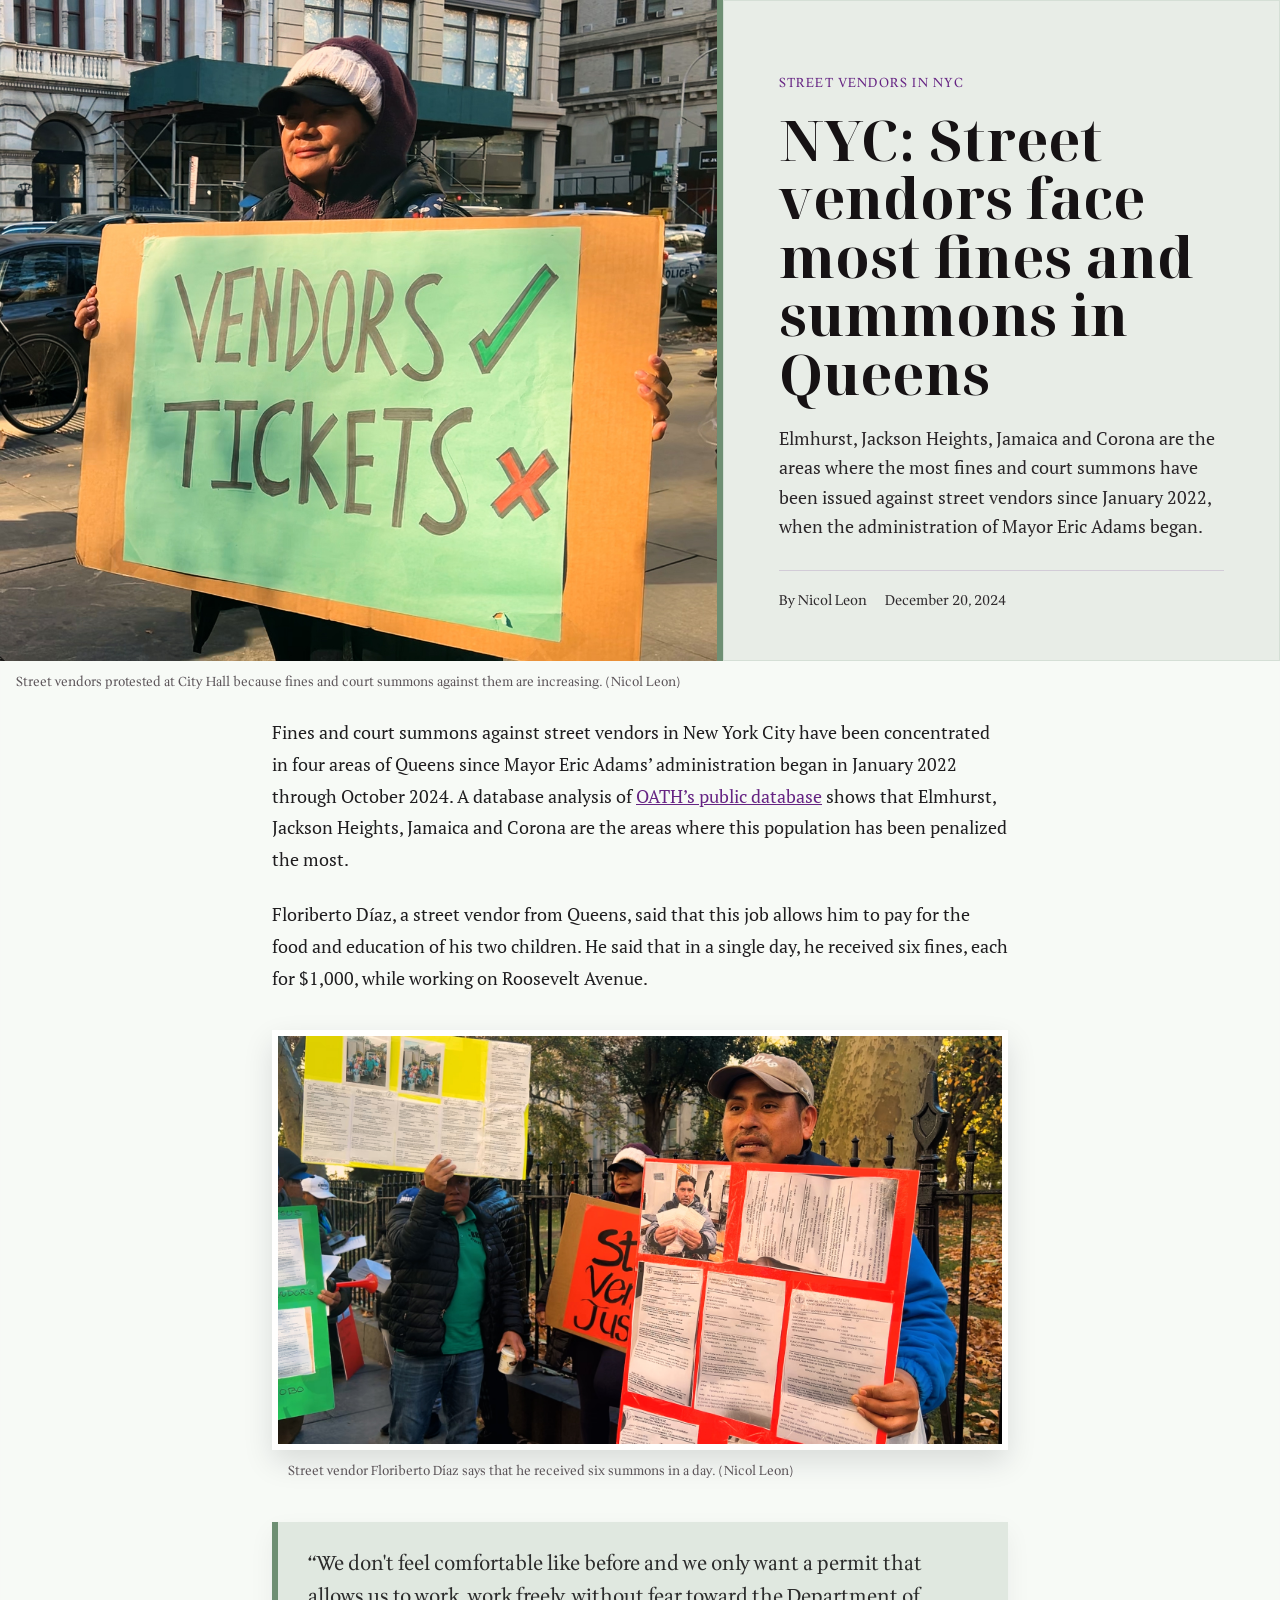
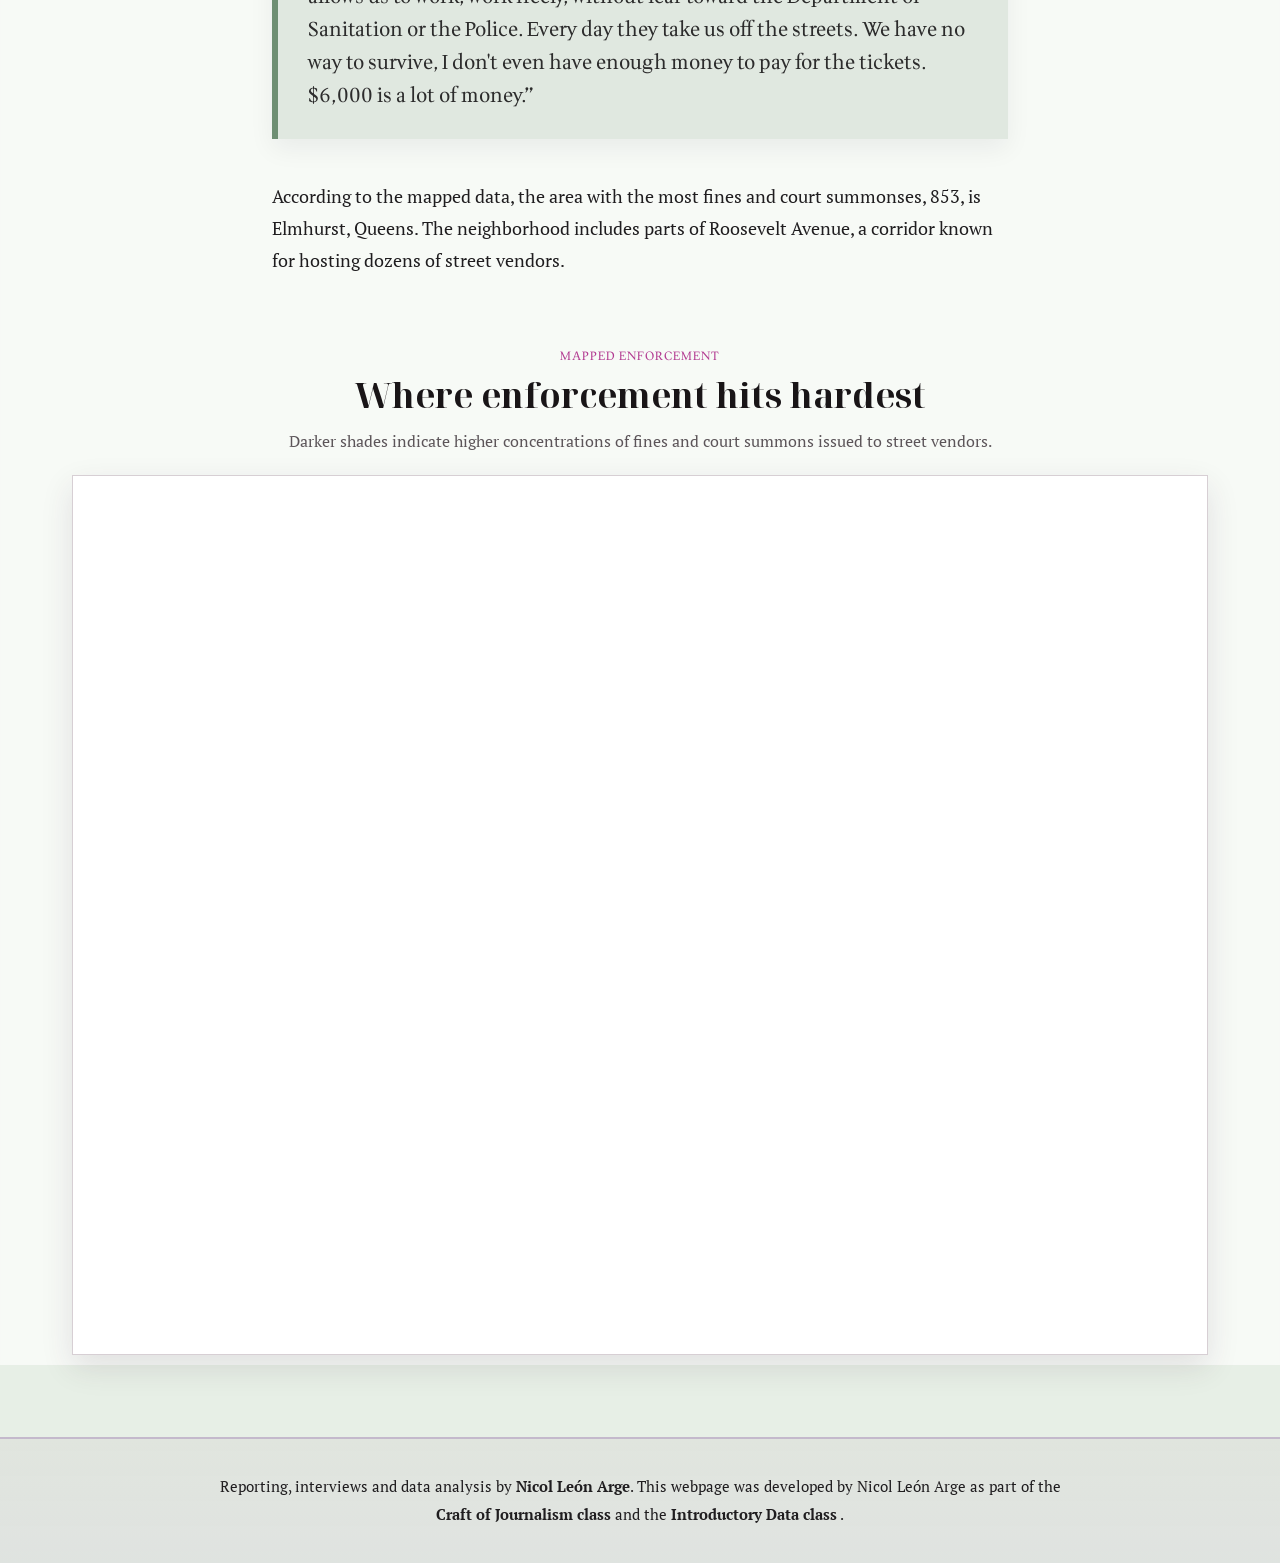
<file: projects/proyecto4_vendors/index.html>
<!DOCTYPE html>
<html lang="en">

<head>
    <meta charset="utf-8">
    <meta http-equiv="X-UA-Compatible" content="IE=edge">
    <meta name="viewport" content="width=device-width, initial-scale=1">
    <title>NYC: Street vendors face most fines and summons in Queens</title>

    <link rel="preconnect" href="https://fonts.googleapis.com">
    <link rel="preconnect" href="https://fonts.gstatic.com" crossorigin>
    <link href="https://fonts.googleapis.com/css2?family=Noto+Serif+Display:ital,wght@0,100..900;1,100..900&family=PT+Serif:ital,wght@0,400;0,700;1,400;1,700&family=Wittgenstein:ital,wght@0,400..900;1,400..900&display=swap" rel="stylesheet">

    <link rel="stylesheet" type="text/css" href="style.css">
</head>

<body class="my-font">

    <div class="page-wrap">

        <header class="hero">
            <div class="hero-image-wrap">
                <img class="hero-image" src="tickets.jpg" alt="Street vendors protested at City Hall with signs and summons documents">
                <figcaption>
                    Street vendors protested at City Hall because fines and court summons against them are increasing. (Nicol Leon)
                </figcaption>
            </div>

            <div class="hero-copy">
                <p class="kicker">Street Vendors in NYC</p>
                <h1>NYC: Street vendors face most fines and summons in Queens</h1>
                <h4>Elmhurst, Jackson Heights, Jamaica and Corona are the areas where the most fines and court summons have been issued against street vendors since January 2022, when the administration of Mayor Eric Adams began.</h4>

                <div class="meta">
                    <p class="byline">By Nicol Leon</p>
                    <p class="date">December 20, 2024</p>
                </div>
            </div>
        </header>

        <main class="story-shell">
            <article class="story">

                <p>Fines and court summons against street vendors in New York City have been concentrated in four areas of Queens since Mayor Eric Adams’ administration began in January 2022 through October 2024. A database analysis of <a href="https://data.cityofnewyork.us/City-Government/OATH-Hearings-Division-Case-Status/jz4z-kudi/about_data" target="_blank">OATH’s public database</a> shows that Elmhurst, Jackson Heights, Jamaica and Corona are the areas where this population has been penalized the most.</p>

                <p>Floriberto Díaz, a street vendor from Queens, said that this job allows him to pay for the food and education of his two children. He said that in a single day, he received six fines, each for $1,000, while working on Roosevelt Avenue.</p>

                <figure class="inline-photo photo-right">
                    <img src="streetvendorstickets.jpg" alt="Street vendor Floriberto Díaz showing tickets and summons">
                    <figcaption>Street vendor Floriberto Díaz says that he received six summons in a day. (Nicol Leon)</figcaption>
                </figure>

                <blockquote>
                    “We don't feel comfortable like before and we only want a permit that allows us to work, work freely, without fear toward the Department of Sanitation or the Police. Every day they take us off the streets. We have no way to survive, I don't even have enough money to pay for the tickets. $6,000 is a lot of money.”
                </blockquote>

                <p>According to the mapped data, the area with the most fines and court summonses, 853, is Elmhurst, Queens. The neighborhood includes parts of Roosevelt Avenue, a corridor known for hosting dozens of street vendors.</p>

            </article>
        </main>

        <section class="map-section">
            <div class="map-header">
                <p class="map-kicker">Mapped enforcement</p>
                <h2>Where enforcement hits hardest</h2>
                <p class="map-note">Darker shades indicate higher concentrations of fines and court summons issued to street vendors.</p>
            </div>

            <div class="map-frame">
                <iframe title="NYC: Areas where street vendors received the most fines and court summons" aria-label="Map" id="datawrapper-chart-kZu4d" src="https://datawrapper.dwcdn.net/kZu4d/1/" scrolling="no" frameborder="0" style="width: 0; min-width: 100% !important; border: none;" height="842" data-external="1"></iframe>
            </div>
        </section>

    </div>

    <div class="credit-box">
        <p>
            Reporting, interviews and data analysis by <strong>Nicol León Arge</strong>. This webpage was developed by Nicol León Arge as part of the <strong>Craft of Journalism class</strong> and the <strong>Introductory Data class</strong> .
        </p>
    </div>

    <script type="text/javascript">
        !function(){"use strict";window.addEventListener("message",(function(a){if(void 0!==a.data["datawrapper-height"]){var e=document.querySelectorAll("iframe");for(var t in a.data["datawrapper-height"])for(var r=0;r<e.length;r++)if(e[r].contentWindow===a.source){var i=a.data["datawrapper-height"][t]+"px";e[r].style.height=i}}}))}();
    </script>

</body>

</html>
</file>
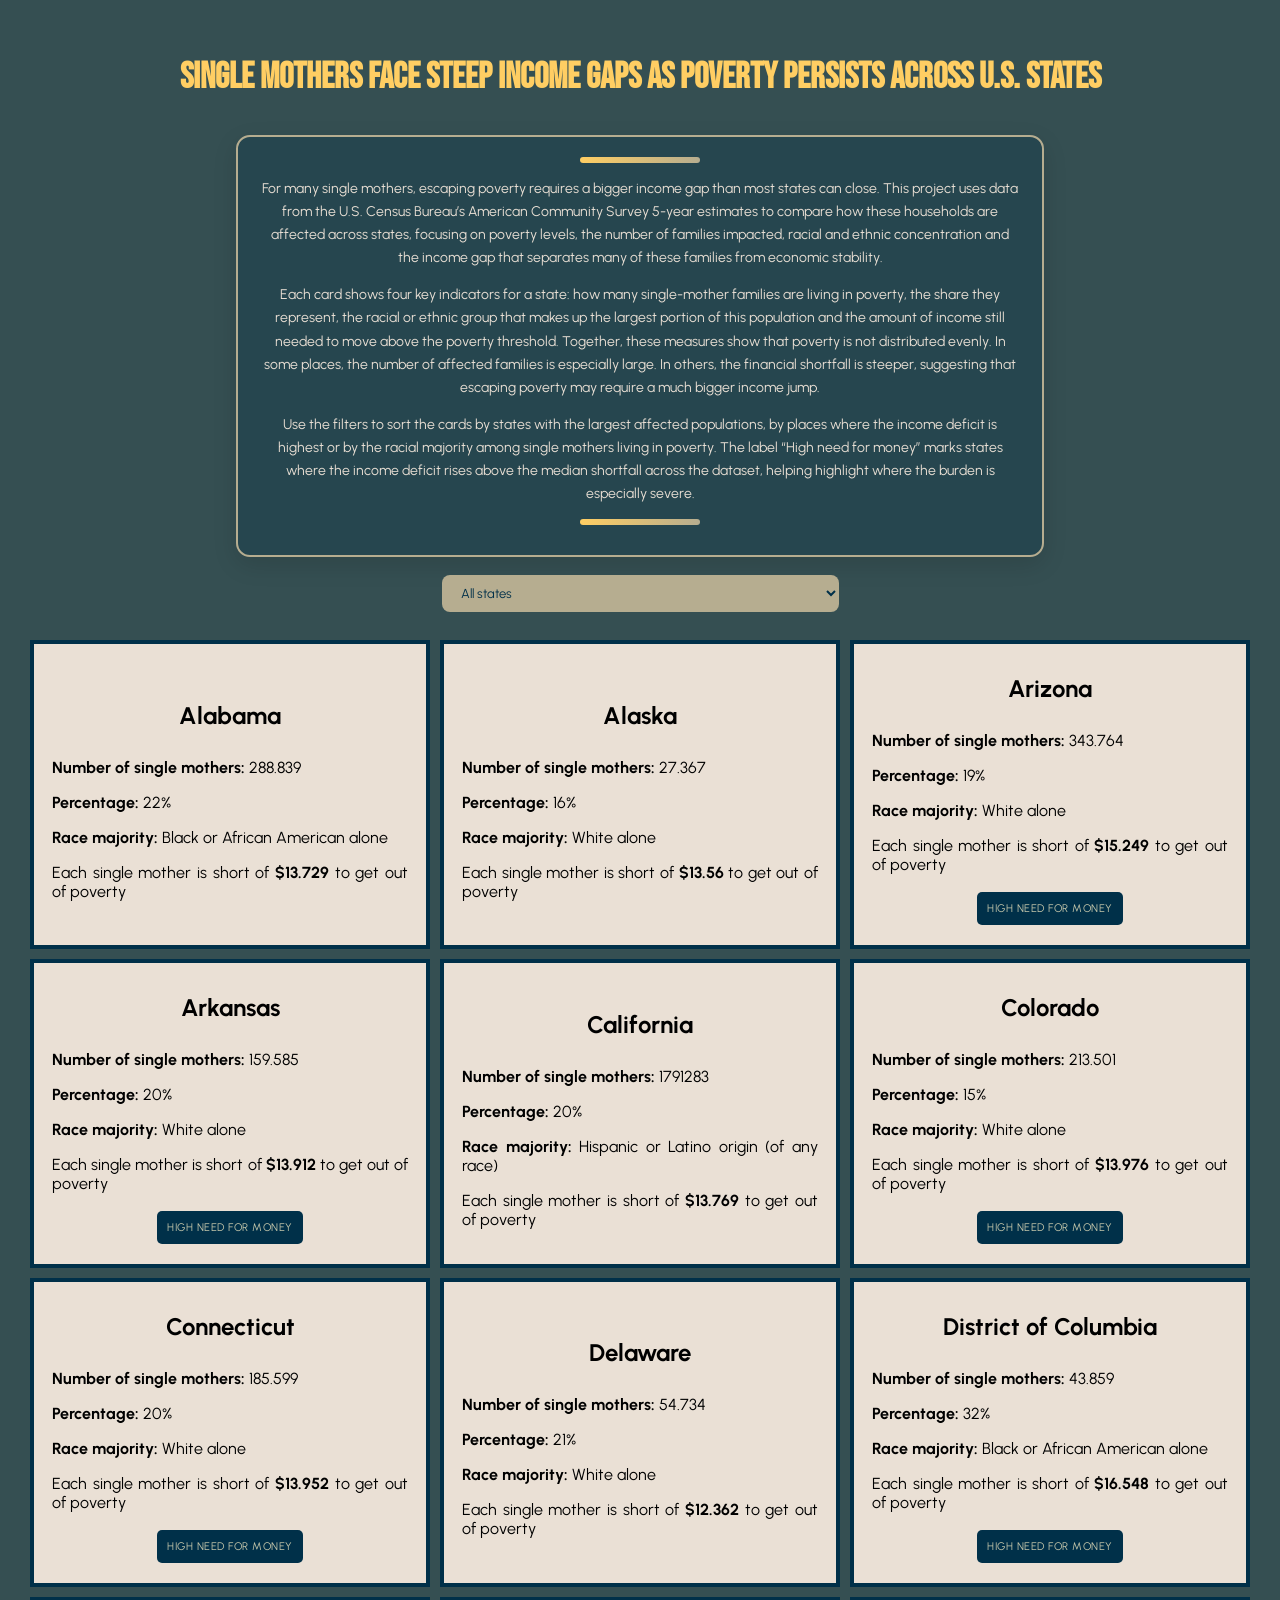
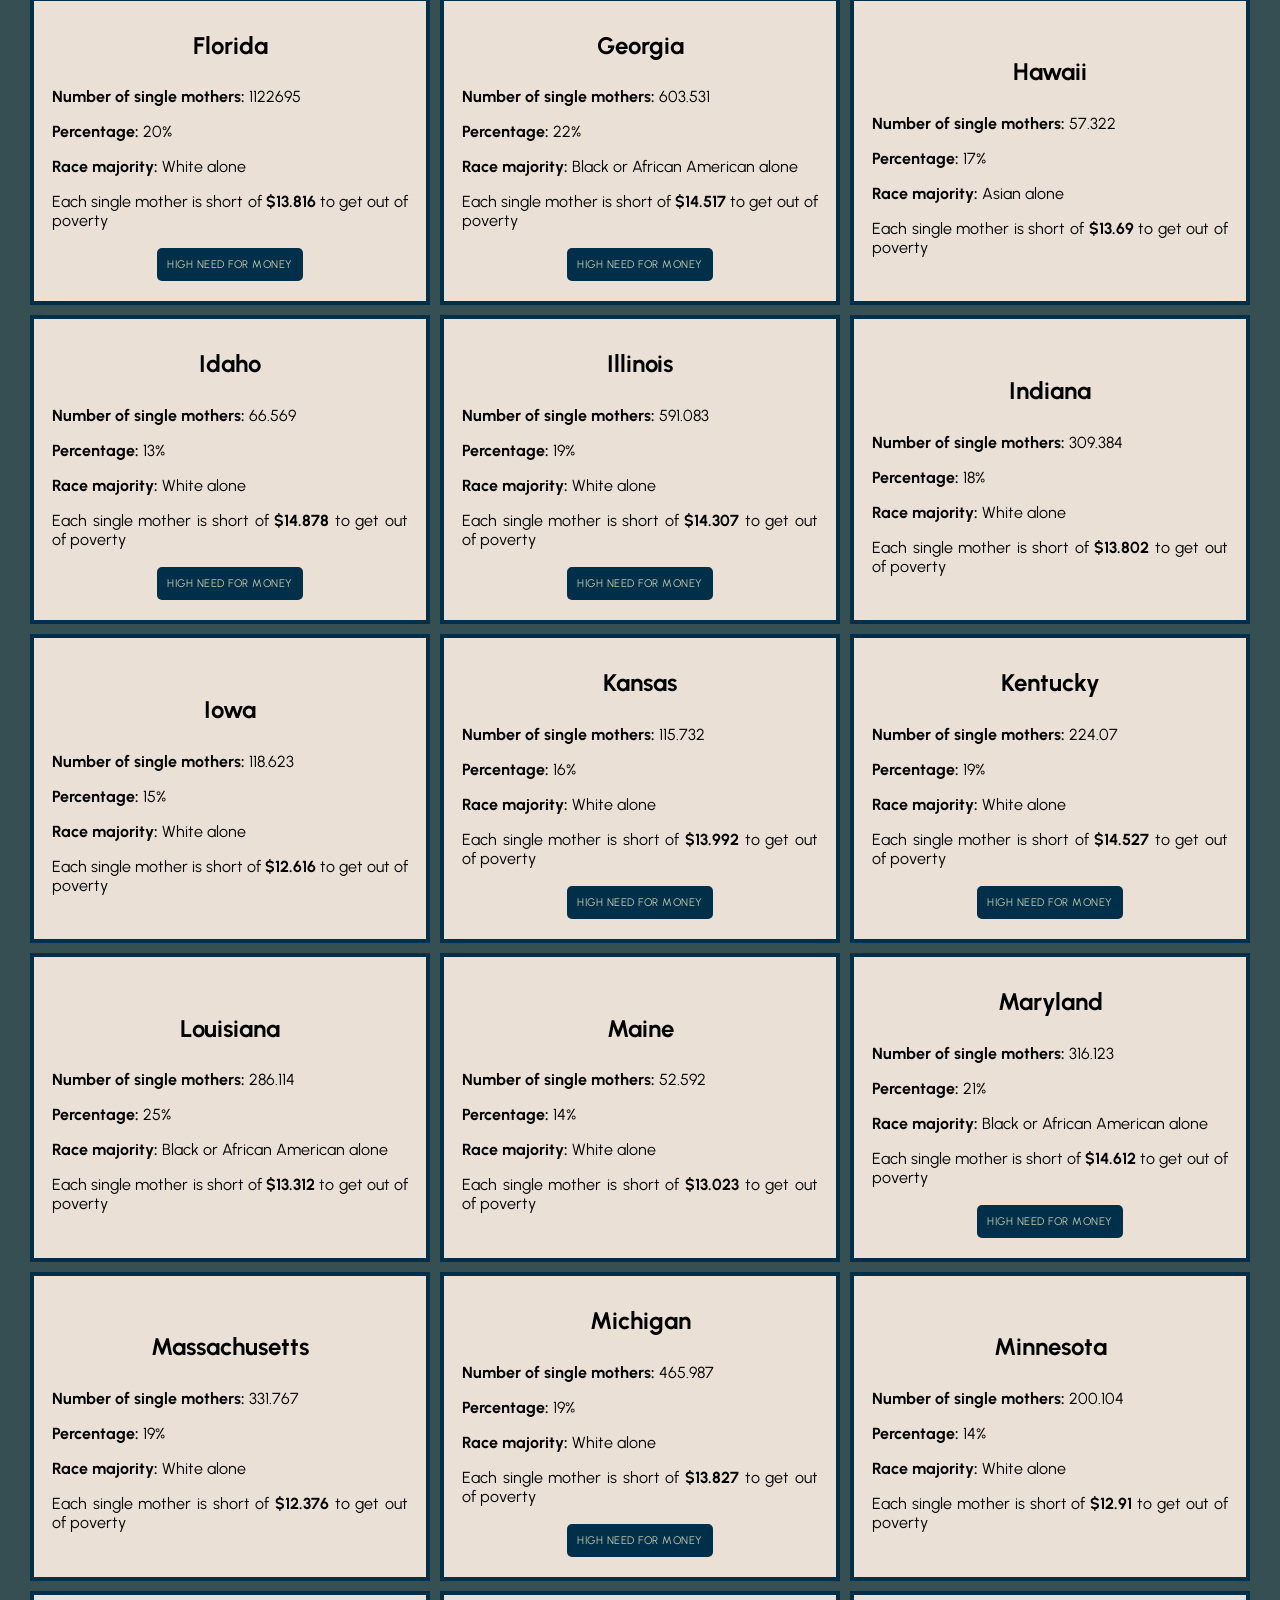
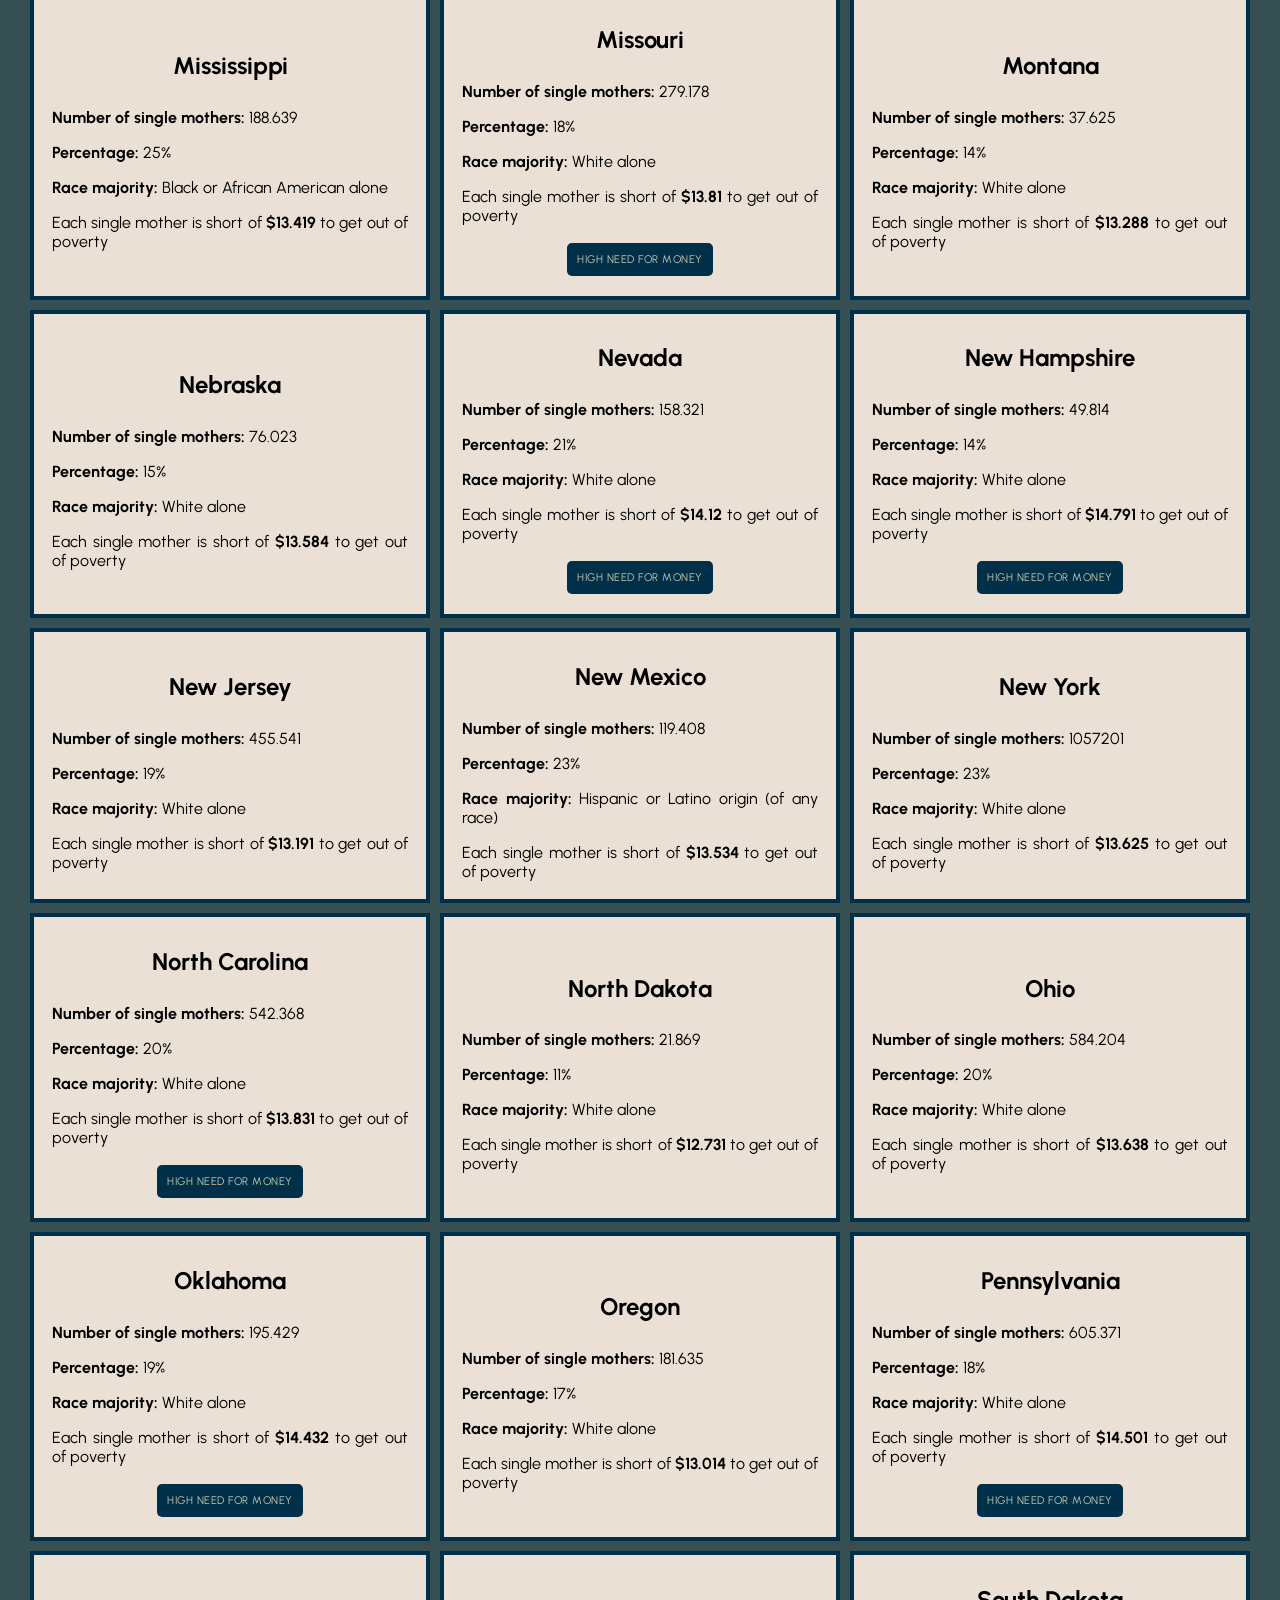
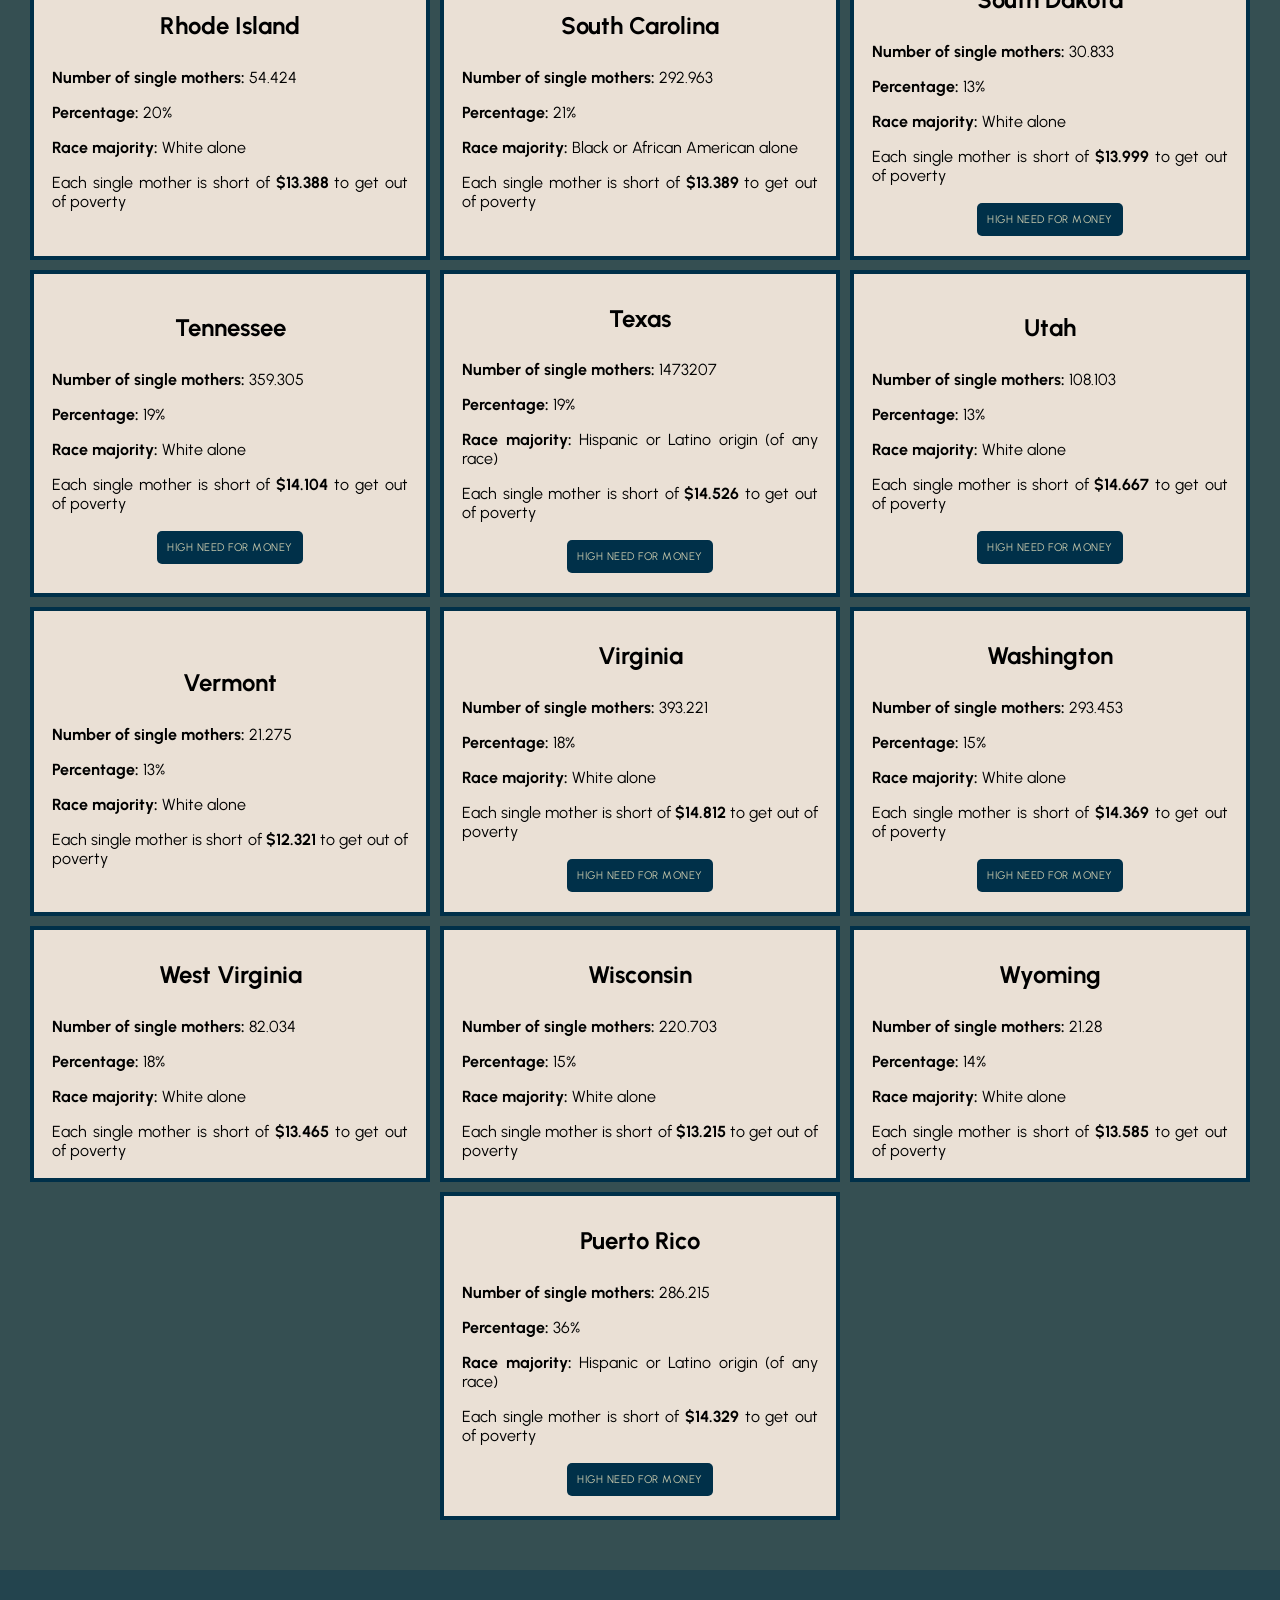
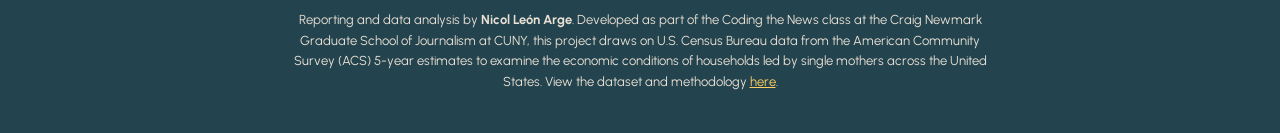
<file: projects/proyecto1_familias/CardsProjectFinal.html>
<!DOCTYPE html>
<html lang="en">
<head>
    <meta charset="UTF-8">
    <meta name="viewport" content="width=device-width, initial-scale=1.0">
    <title>Javascript: Document Object Model</title>
    <link rel="preconnect" href="https://fonts.googleapis.com">
    <link rel="preconnect" href="https://fonts.gstatic.com" crossorigin>
    <link href="https://fonts.googleapis.com/css2?family=Bebas+Neue&display=swap" rel="stylesheet">
    <link rel="preconnect" href="https://fonts.googleapis.com">
    <link rel="preconnect" href="https://fonts.gstatic.com" crossorigin>
    <link href="https://fonts.googleapis.com/css2?family=Urbanist:ital,wght@0,100..900;1,100..900&display=swap" rel="stylesheet">
    <style>

        body{
            background-color: #354f52;
            margin: 0;
            padding: 0;
        }

        #container {
            display: flex;
            flex-wrap: wrap;
            gap: 10px;
            justify-content: center;
            width: 100%;
            box-sizing: border-box;
            padding: 10px;
        }

        #container > div:not(.states) {
            width: 200px;
            height: 100px;
            background-color: #582f0e;
        }

        #container > div.states {
            width: 400px;
            max-width: 600px;
            margin: 0;
            height: auto;
            background-color: #eae0d5;
            padding: 10px;
            box-sizing: border-box;
            border: 4px solid #003049;
            display: flex;
            flex-direction: column;
            justify-content: center;
            position: relative;
        }

        #container {
            display: flex;
            gap: 10px;
        }

        p.meanincome {
            text-transform: uppercase;
            font-size: 11px;
            letter-spacing: 0.5px;
            color: #c2c5aa;
            padding: 10px;
            text-align: center;
            background-color: #003049;
            border-radius: 5px;
            display: block;
            margin: 10px;
            width: auto;
        }

        .states .meanincome {
            align-self: center;
        }

        h3{
                color: #ffce63;
                text-align: center;
                font-family: "Bebas Neue", sans-serif;
                font-size: 36px;
            }

        #dropdown-container {
            display: flex;
            flex-direction: column;
            align-items: center;
            justify-content: center;
            margin-top: 20px;
            text-align: center;
            padding: 0 18px;
        }

        #filter-select {
            padding: 10px 15px;
            font-family: "Urbanist", sans-serif;
            font-size: 13px;
            border: none;
            border-radius: 8px;
            background-color: #b6ad90;
            color: #003049;
            cursor: pointer;
        }

        #filter-select:hover {
            background-color: #ffce63;
            transform: scale(1.02);
        }

        h2{
            font-family: "Urbanist", sans-serif;
            text-align: center;
        }

        p{
            font-family: "Urbanist", sans-serif;
            text-align: justify;
            margin: 8px;
        }

        /* INTRO / HEADER ART */
        .intro-panel {
            max-width: 900px;
            margin: 0 auto 18px auto;
            background: rgba(0, 48, 73, 0.28);
            border: 2px solid #b6ad90;
            border-radius: 14px;
            padding: 20px 22px 16px 22px;
            box-sizing: border-box;
            box-shadow: 0 8px 24px rgba(0, 0, 0, 0.12);
        }

        .intro-accent {
            width: 120px;
            height: 6px;
            background: linear-gradient(to right, #ffce63, #b6ad90);
            border-radius: 999px;
            margin: 0 auto 14px auto;
        }

        .intro-text {
            max-width: 760px;
            margin: 0 auto 14px auto;
            font-family: "Urbanist", sans-serif;
            font-size: 14px;
            line-height: 1.65;
            color: #eae0d5;
            text-align: center;
        }

        .intro-meta {
            display: flex;
            flex-wrap: wrap;
            gap: 10px;
            justify-content: center;
            margin-top: 10px;
        }

        .intro-pill {
            font-family: "Urbanist", sans-serif;
            font-size: 12px;
            letter-spacing: 0.3px;
            color: #003049;
            background-color: #ffce63;
            padding: 8px 12px;
            border-radius: 999px;
            font-weight: 700;
        }

        /* CREDIT BOX */
        .credit-box {
            width: 100%;
            background: rgba(0, 48, 73, 0.35);
            margin-top: 40px;
            padding: 40px 20px;
            box-sizing: border-box;
        }

        .credit-box p {
            max-width: 700px;
            margin: 0 auto;
            font-family: "Urbanist", sans-serif;
            font-size: 13px;
            line-height: 1.6;
            color: #eae0d5;
            text-align: center;
        }

        .credit-box a {
            color: #ffce63;
            text-decoration: underline;
        }

        .credit-box a:hover {
            opacity: 0.7;
        }

    </style>
</head>
<body>
    <div id="dropdown-container">
        <h3>Single mothers face steep income gaps as poverty persists across U.S. states</h3>

        <div class="intro-panel">
            <div class="intro-accent"></div>

            <p class="intro-text">
                <p class="intro-text">
                For many single mothers, escaping poverty requires a bigger income gap than most states can close. This project uses data from the U.S. Census Bureau’s American Community Survey 5-year estimates to compare how these households are affected across states, focusing on poverty levels, the number of families impacted, racial and ethnic concentration and the income gap that separates many of these families from economic stability.
            </p>
            </p>

            <p class="intro-text">
                Each card shows four key indicators for a state: how many single-mother families are living in poverty, the share they represent, the racial or ethnic group that makes up the largest portion of this population and the amount of income still needed to move above the poverty threshold. Together, these measures show that poverty is not distributed evenly. In some places, the number of affected families is especially large. In others, the financial shortfall is steeper, suggesting that escaping poverty may require a much bigger income jump.
            </p>

            <p class="intro-text">
                Use the filters to sort the cards by states with the largest affected populations, by places where the income deficit is highest or by the racial majority among single mothers living in poverty. The label “High need for money” marks states where the income deficit rises above the median shortfall across the dataset, helping highlight where the burden is especially severe.
            </p>
            <div class="intro-accent"></div>
        </div>

        <select id="filter-select">
            <option value="by-total">All states</option>
            <option value="by-state">By state with the highest number of single mothers in poverty</option>
            <option value="by-income">By high amount of money required to get out of poverty</option>
            <option value="by-black">By states where the majority are Black or African American</option>
            <option value="by-white">By states where the majority are White</option>
            <option value="by-hispanic">By states where the majority are Hispanic or Latino origin</option>
            <option value="by-asian">By states where the majority are Asian alone</option>
        </select>
    </div>

    <br>

    <div id="container">

        <!-- <div class="states" single-moms="money-high">
            <h2>District of Columbia</h2>
            <p>Number of single mothers: 43.859</p>
            <p>Percentage: 32%</p>
            <p>Race majority: Black or African American alone</p>
            <p>Each single mother is short of $16.548 to get out of poverty</p>
            <p class="meanincome">High</p>
        </div>
        <div class="states" single-moms="none">
            <h2>Alabama</h2>
            <p>Number of single mothers: 288.839</p>
            <p>Percentage: 22%</p>
            <p>Race majority: Black or African American alone</p>
            <p>Each single mother is short of $13.729 to get out of poverty</p> -->

    </div>

    <script>

        const states_mothers = [
        {
            state: "Alabama",
            mothersfamilies: 288.839,
            percentagefamilies: 22,
            income: 13.729,
            racemajority: "Black or African American alone"
        },
        {
            state: "Alaska",
            mothersfamilies: 27.367,
            percentagefamilies: 16,
            income: 13.560,
            racemajority: "White alone"
        },
        {
            state: "Arizona",
            mothersfamilies: 343.764,
            percentagefamilies: 19,
            income: 15.249,
            racemajority: "White alone"
        },
        {
            state: "Arkansas",
            mothersfamilies: 159.585,
            percentagefamilies: 20,
            income: 13.912,
            racemajority: "White alone"
        },
        {
            state: "California",
            mothersfamilies: 1791283,
            percentagefamilies: 20,
            income: 13.769,
            racemajority: "Hispanic or Latino origin (of any race)"
        },
        {
            state: "Colorado",
            mothersfamilies: 213.501,
            percentagefamilies: 15,
            income: 13.976,
            racemajority: "White alone"
        },
        {
            state: "Connecticut",
            mothersfamilies: 185.599,
            percentagefamilies: 20,
            income: 13.952,
            racemajority: "White alone"
        },
        {
            state: "Delaware",
            mothersfamilies: 54.734,
            percentagefamilies: 21,
            income: 12.362,
            racemajority: "White alone"
        },
        {
            state: "District of Columbia",
            mothersfamilies: 43.859,
            percentagefamilies: 32,
            income: 16.548,
            racemajority: "Black or African American alone"
        },
        {
            state: "Florida",
            mothersfamilies: 1122695,
            percentagefamilies: 20,
            income: 13.816,
            racemajority: "White alone"
        },
        {
            state: "Georgia",
            mothersfamilies: 603.531,
            percentagefamilies: 22,
            income: 14.517,
            racemajority: "Black or African American alone"
        },
        {
            state: "Hawaii",
            mothersfamilies: 57.322,
            percentagefamilies: 17,
            income: 13.690,
            racemajority: "Asian alone"
        },
        {
            state: "Idaho",
            mothersfamilies: 66.569,
            percentagefamilies: 13,
            income: 14.878,
            racemajority: "White alone"
        },
        {
            state: "Illinois",
            mothersfamilies: 591.083,
            percentagefamilies: 19,
            income: 14.307,
            racemajority: "White alone"
        },
        {
            state: "Indiana",
            mothersfamilies: 309.384,
            percentagefamilies: 18,
            income: 13.802,
            racemajority: "White alone"
        },
        {
            state: "Iowa",
            mothersfamilies: 118.623,
            percentagefamilies: 15,
            income: 12.616,
            racemajority: "White alone"
        },
        {
            state: "Kansas",
            mothersfamilies: 115.732,
            percentagefamilies: 16,
            income: 13.992,
            racemajority: "White alone"
        },
        {
            state: "Kentucky",
            mothersfamilies: 224.070,
            percentagefamilies: 19,
            income: 14.527,
            racemajority: "White alone"
        },
        {
            state: "Louisiana",
            mothersfamilies: 286.114,
            percentagefamilies: 25,
            income: 13.312,
            racemajority: "Black or African American alone"
        },
        {
            state: "Maine",
            mothersfamilies: 52.592,
            percentagefamilies: 14,
            income: 13.023,
            racemajority: "White alone"
        },
        {
            state: "Maryland",
            mothersfamilies: 316.123,
            percentagefamilies: 21,
            income: 14.612,
            racemajority: "Black or African American alone"
        },
        {
            state: "Massachusetts",
            mothersfamilies: 331.767,
            percentagefamilies: 19,
            income: 12.376,
            racemajority: "White alone"
        },
        {
            state: "Michigan",
            mothersfamilies: 465.987,
            percentagefamilies: 19,
            income: 13.827,
            racemajority: "White alone"
        },
        {
            state: "Minnesota",
            mothersfamilies: 200.104,
            percentagefamilies: 14,
            income: 12.910,
            racemajority: "White alone"
        },
        {
            state: "Mississippi",
            mothersfamilies: 188.639,
            percentagefamilies: 25,
            income: 13.419,
            racemajority: "Black or African American alone"
        },
        {
            state: "Missouri",
            mothersfamilies: 279.178,
            percentagefamilies: 18,
            income: 13.810,
            racemajority: "White alone"
        },
        {
            state: "Montana",
            mothersfamilies: 37.625,
            percentagefamilies: 14,
            income: 13.288,
            racemajority: "White alone"
        },
        {
            state: "Nebraska",
            mothersfamilies: 76.023,
            percentagefamilies: 15,
            income: 13.584,
            racemajority: "White alone"
        },
        {
            state: "Nevada",
            mothersfamilies: 158.321,
            percentagefamilies: 21,
            income: 14.120,
            racemajority: "White alone"
        },
        {
            state: "New Hampshire",
            mothersfamilies: 49.814,
            percentagefamilies: 14,
            income: 14.791,
            racemajority: "White alone"
        },
        {
            state: "New Jersey",
            mothersfamilies: 455.541,
            percentagefamilies: 19,
            income: 13.191,
            racemajority: "White alone"
        },
        {
            state: "New Mexico",
            mothersfamilies: 119.408,
            percentagefamilies: 23,
            income: 13.534,
            racemajority: "Hispanic or Latino origin (of any race)"
        },
        {
            state: "New York",
            mothersfamilies: 1057201,
            percentagefamilies: 23,
            income: 13.625,
            racemajority: "White alone"
        },
        {
            state: "North Carolina",
            mothersfamilies: 542.368,
            percentagefamilies: 20,
            income: 13.831,
            racemajority: "White alone"
        },
        {
            state: "North Dakota",
            mothersfamilies: 21.869,
            percentagefamilies: 11,
            income: 12.731,
            racemajority: "White alone"
        },
        {
            state: "Ohio",
            mothersfamilies: 584.204,
            percentagefamilies: 20,
            income: 13.638,
            racemajority: "White alone"
        },
        {
            state: "Oklahoma",
            mothersfamilies: 195.429,
            percentagefamilies: 19,
            income: 14.432,
            racemajority: "White alone"
        },
        {
            state: "Oregon",
            mothersfamilies: 181.635,
            percentagefamilies: 17,
            income: 13.014,
            racemajority: "White alone"
        },
        {
            state: "Pennsylvania",
            mothersfamilies: 605.371,
            percentagefamilies: 18,
            income: 14.501,
            racemajority: "White alone"
        },
        {
            state: "Rhode Island",
            mothersfamilies: 54.424,
            percentagefamilies: 20,
            income: 13.388,
            racemajority: "White alone"
        },
        {
            state: "South Carolina",
            mothersfamilies: 292.963,
            percentagefamilies: 21,
            income: 13.389,
            racemajority: "Black or African American alone"
        },
        {
            state: "South Dakota",
            mothersfamilies: 30.833,
            percentagefamilies: 13,
            income: 13.999,
            racemajority: "White alone"
        },
        {
            state: "Tennessee",
            mothersfamilies: 359.305,
            percentagefamilies: 19,
            income: 14.104,
            racemajority: "White alone"
        },
            {
            state: "Texas",
            mothersfamilies: 1473207,
            percentagefamilies: 19,
            income: 14.526,
            racemajority: "Hispanic or Latino origin (of any race)"
            },
            {
            state: "Utah",
            mothersfamilies: 108.103,
            percentagefamilies: 13,
            income: 14.667,
            racemajority: "White alone"
            },
            {
            state: "Vermont",
            mothersfamilies: 21.275,
            percentagefamilies: 13,
            income: 12.321,
            racemajority: "White alone"
            },
            {
            state: "Virginia",
            mothersfamilies: 393.221,
            percentagefamilies: 18,
            income: 14.812,
            racemajority: "White alone"
            },
            {
            state: "Washington",
            mothersfamilies: 293.453,
            percentagefamilies: 15,
            income: 14.369,
            racemajority: "White alone"
            },
            {
            state: "West Virginia",
            mothersfamilies: 82.034,
            percentagefamilies: 18,
            income: 13.465,
            racemajority: "White alone"
            },
            {
                state: "Wisconsin",
                mothersfamilies: 220.703,
                percentagefamilies: 15,
                income: 13.215,
                racemajority: "White alone"
            },
            {
                state: "Wyoming",
                mothersfamilies: 21.280,
                percentagefamilies: 14,
                income: 13.585,
                racemajority: "White alone"
            },
            {
                state: "Puerto Rico",
                mothersfamilies: 286.215,
                percentagefamilies: 36,
                income: 14.329,
                racemajority: "Hispanic or Latino origin (of any race)"
            }
            ];

        let container = document.getElementById('container');

        function Cards(state, number, percentagemothers, race, meanincomedeficit){

            let card = document.createElement('div');
            card.classList.add('states');

            let highIncomeBox = '';
            if (meanincomedeficit > 13.806) {
                highIncomeBox = '<p class="meanincome">High need for money</p>';
            }

            card.innerHTML = `<h2>${state}</h2><p><b>Number of single mothers:</b> ${number}</p><p><b>Percentage:</b> ${percentagemothers}%</p><p><b>Race majority:</b> ${race}</p><p>Each single mother is short of <b>$${meanincomedeficit}</b> to get out of poverty</p>${highIncomeBox}`;

            container.append(card);

        }

        states_mothers.forEach(function(states){
            Cards(states.state, states.mothersfamilies, states.percentagefamilies, states.racemajority, states.income);
        })

        document.getElementById('filter-select').addEventListener('change', function () {
            const filterValue = this.value;
            const allCards = document.querySelectorAll('#container > .states');

            allCards.forEach(card => {
                const stateName = card.querySelector('h2').textContent;
                const stateData = states_mothers.find(s => s.state === stateName);

                if (!stateData) return;

                const race = stateData.racemajority;
                const income = stateData.income;
                const mothers = stateData.mothersfamilies;

                let show = true;

                switch (filterValue) {
                    case 'by-income':
                        show = income > 13.806;
                        break;
                    case 'by-state':
                        show = mothers > 542.368;
                        break;
                    case 'by-black':
                        show = race === "Black or African American alone";
                        break;
                    case 'by-white':
                        show = race === "White alone";
                        break;
                    case 'by-hispanic':
                        show = race.includes("Hispanic or Latino");
                        break;
                    case 'by-asian':
                        show = race === "Asian alone";
                        break;
                    case 'by-total':
                    default:
                        show = true;
                }

                card.style.display = show ? 'block' : 'none';
            });
        });
    </script>

    <!-- CREDIT BOX -->
    <div class="credit-box">
        <p>
            Reporting and data analysis by <strong>Nicol León Arge</strong>. Developed as part of the Coding the News class at the Craig Newmark Graduate School of Journalism at CUNY, this project draws on U.S. Census Bureau data from the American Community Survey (ACS) 5-year estimates to examine the economic conditions of households led by single mothers across the United States. 
            View the dataset and methodology <a href="https://github.com/nicolvla/SingleMothersPoverty" target="_blank">here</a>.
        </p>
    </div>

</body>
</html>
</file>
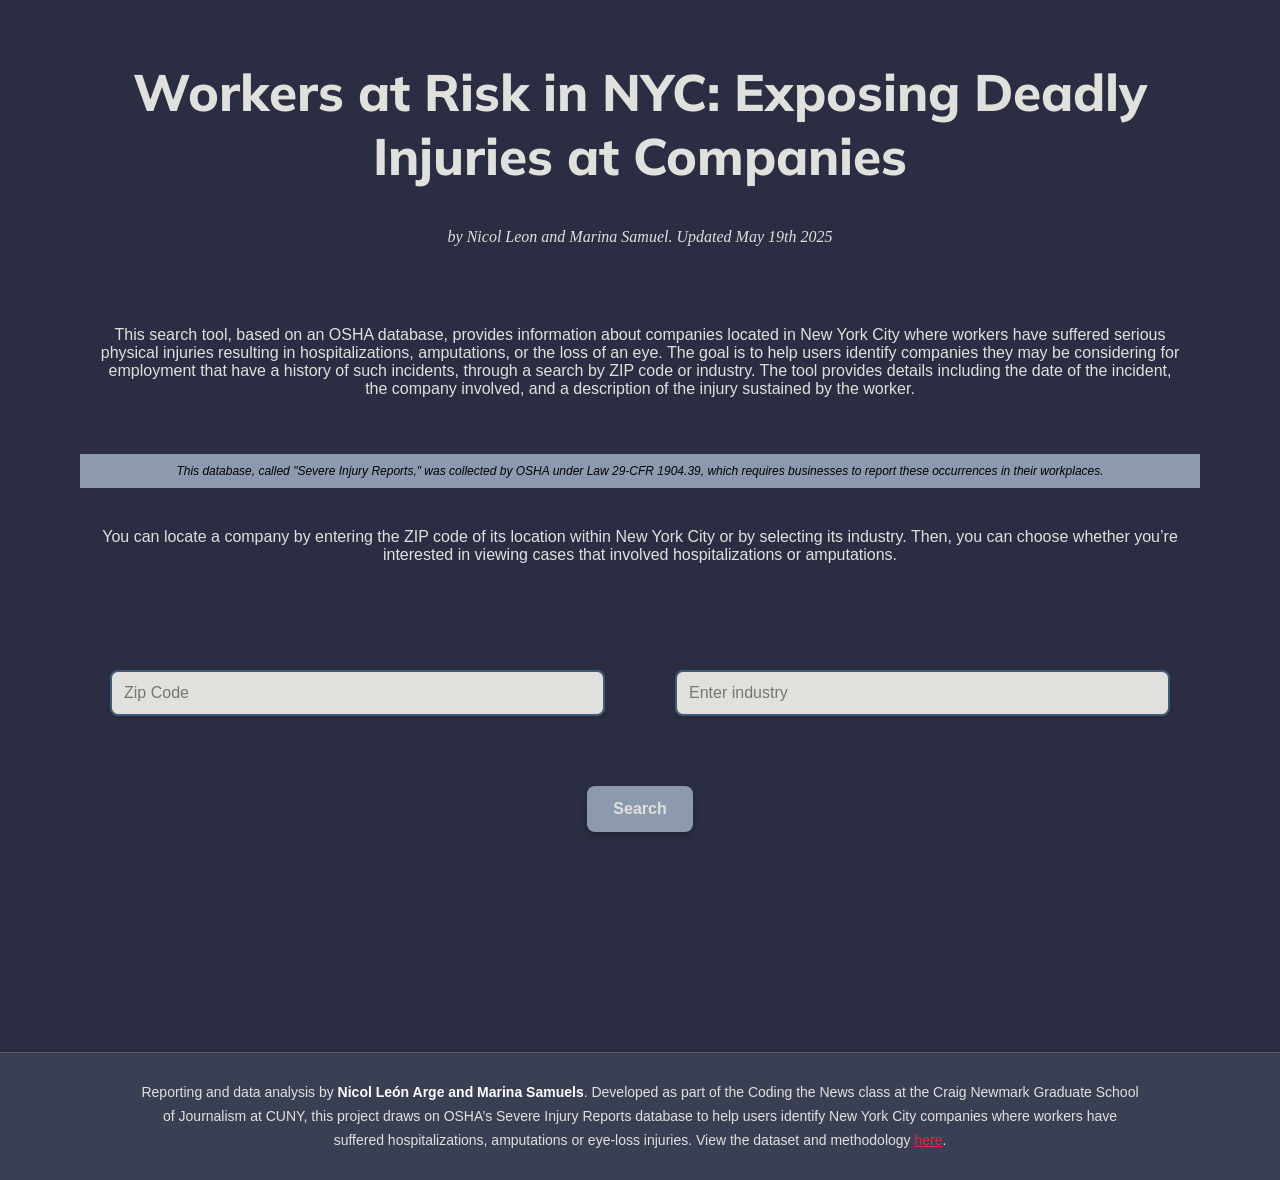
<file: projects/proyecto2_injuries/Animation/Animation.html>
<!DOCTYPE html>
<html lang="en">
<head>
    <meta charset="UTF-8">
    <meta name="viewport" content="width=device-width, initial-scale=1.0">
    <link rel="preconnect" href="https://fonts.googleapis.com">
    <link rel="preconnect" href="https://fonts.gstatic.com" crossorigin>
    <link href="https://fonts.googleapis.com/css2?family=Mulish:ital,wght@0,800;1,800&display=swap" rel="stylesheet">

    <title>Nicol Leon - Marina Samuel - Animation </title>
    <style>
        body{
            background-color: #2b2d42;
            margin: 0;
        }


        h1, h4, p {
            margin: 0;
            color: #e0e1dd;
        }

        h1{
            font-size: 4vw;
        }

        .mulish {
            font-family: "Mulish", sans-serif;
            font-optical-sizing: auto;
            font-weight: 800;
            font-style: normal;
        }

        div {
        overflow-wrap: break-word;
        word-wrap: break-word;
        width: 100%;
        box-sizing: border-box;
        padding: 20px;
        max-width: 1200px;
        min-width: 320px;
        margin: 0 auto;
        }

        .big-container {
          display: flex;
          flex-direction: column;
          align-items: center;
          min-height: 100vh;
          height: auto;
          width: 100%;
          padding: 20px;
          box-sizing: border-box;
      }

        .headline-container {
            text-align: center;
            width: 100%;
            max-width: 1200px;
            display: block;
        }

        .BYLINE{
            font-style: italic;
            margin: 40px;
        }

        .intro{
            margin: 0 auto;
            max-width: 1200px;
            width: 100%;
            display: flex;
            flex-direction: column;
            align-items: center;
        }

        .database {
            background-color: #8d99ae;
            padding: 10px;
            text-align: center;
            width: 100%;
            max-width: 1200px;
            margin-left: auto;
            margin-right: auto;
        }

        .datainfo{
            color: black;
            text-align: center;
            font-family: 'Trebuchet MS', 'Lucida Sans Unicode', 'Lucida Grande', 'Lucida Sans', Arial, sans-serif;
            font-style: italic;
            font-size: 12px;
        }

        .search-bar {
        background-color: #2b2d42;
        padding: 20px;
        display: flex;
        flex-wrap: wrap;
        gap: 10px;
        align-items: center;
        justify-content: center;
        width: 100%;
        max-width: 1200px;
        margin: 0 auto;
        box-sizing: border-box;
        }

        .search-input {
            width: 100%;
            padding: 10px;
            border: 1px solid #ccc;
            box-sizing: border-box;
        }

        .button-group {
            display: flex;
            justify-content: center;
            align-items: center;
            margin-top: 10px;
        }

        .search-button {
          padding: 12px 24px;
          background-color: #8d99ae;
          color: #e0e1dd;
          border: 2px solid transparent;
          border-radius: 8px;
          cursor: pointer;
          font-weight: bold;
          font-size: 16px;
          transition: all 0.3s ease;
          box-shadow: 0 4px 8px rgba(0,0,0,0.2);
      }

      .search-button:hover {
          background-color: #415a77;
          border-color: #a9d6e5;
          color: #ffffff;
      }

        .search-button:hover {
            background-color: #0056b3;
        }

        .intro_text{
            text-align: center;
            font-family: Arial, Helvetica, sans-serif;
        }

        h2{
          color: black
        }

        .card{
          background-color: #a4161a;
          padding: 20px;
          border-radius: 8px;
          box-shadow: 0 0 10px rgba(0,0,0,0.3);
          font-family: Arial, sans-serif;
          display: flex;
          flex-direction: column;
          justify-content: space-between;
          height: 100%;
          min-height: 250px;
          box-sizing: border-box;
        }

        #big-card{
          display: grid;
          grid-template-columns: repeat(auto-fill, minmax(300px, 1fr));
          gap: 20px;
          width: 100%;
          max-width: 1200px;
          margin: 40px auto;
          padding: 20px;
          box-sizing: border-box;
          align-items: stretch;
        }

        .text_card{
          color: black;
        }

        .input-group {
          flex: 1;
          min-width: 200px;
          margin: 10px;
        }

        .search-input {
            width: 100%;
            padding: 12px;
            font-size: 16px;
            border: 2px solid #415a77;
            border-radius: 8px;
            background-color: #e0e1dd;
            color: #0d1b2a;
            box-sizing: border-box;
            transition: all 0.3s ease;
            outline: none;
            box-shadow: 0 2px 4px rgba(0,0,0,0.1);
        }

        .search-input:focus {
            border-color: #1b263b;
            background-color: #ffffff;
        }
        .search-bar {
          display: flex;
          flex-wrap: wrap;
          justify-content: center;
          gap: 10px;
        }

        /* CREDIT BOX */
          .credit-box {
            width: 100%;
            max-width: none;
            margin: 40px 0 0 0;
            padding: 28px 24px;
            box-sizing: border-box;
            background: rgba(141, 153, 174, 0.16);
            border-top: 1px solid rgba(224, 225, 221, 0.18);
        }

          .credit-box p {
          max-width: 1000px;
          margin: 0 auto;
          color: #e0e1dd;
          text-align: center;
          font-family: Arial, Helvetica, sans-serif;
          font-size: 14px;
          line-height: 1.7;
      }

      .credit-box strong {
          color: #ffffff;
      }

          .credit-box a {
              color: #ef233c;
              text-decoration: underline;
          }

          .credit-box a:hover {
              color: #ffffff;
          }

    </style>

</head>
<body>
    <div class="big-container">

        <div class="top">
            
            <div class="headline-container">
            <h1 class="mulish">Workers at Risk in NYC: Exposing Deadly Injuries at Companies</h1>
            <p class="BYLINE">by Nicol Leon and Marina Samuel. Updated May 19th 2025</p>
            </div>

            <div class="intro">
            <p class="intro_text">This search tool, based on an OSHA database, provides information about companies located in New York City where workers have suffered serious physical injuries resulting in hospitalizations, amputations, or the loss of an eye. The goal is to help users identify companies they may be considering for employment that have a history of such incidents, through a search by ZIP code or industry. The tool provides details including the date of the incident, the company involved, and a description of the injury sustained by the worker.
            </p>
            <br>
            <br>
            </div>
                <div class="database">
                <p class="datainfo">This database, called "Severe Injury Reports," was collected by OSHA under Law 29-CFR 1904.39, which requires businesses to report these occurrences in their workplaces.</p>
                </div>
        </div>
        <div class="intro">
          <p class="intro_text">You can locate a company by entering the ZIP code of its location within New York City or by selecting its industry. Then, you can choose whether you’re interested in viewing cases that involved hospitalizations or amputations.
          </p>
          <br>
          <br>
          </div>

        <div class="search-bar">
                <div class="input-group">
                  <input id="zipInput" placeholder="Zip Code" class="search-input" autocomplete="off">
                </div>
              
                <div class="input-group">
                  <input id="industryInput" list="industryList" placeholder="Enter industry" class="search-input" autocomplete="off" />
                  <datalist id="industryList"></datalist>
                </div>
              
                <div class="button-group">
                  <button class="search-button" id="searchBtn">Search</button>
                </div>

                <div id="filterButtons" style="display: none; text-align: center;">
                  <button id="hospitalizedBtn" class="search-button">Hospitalized</button>
                  <button id="amputationBtn" class="search-button">Amputation</button>
                </div>
                
        </div>

        <div id="big-card">
          <!-- <div class="card">
            <h2>4C Food Corp.</h2>
            <p class="text_card">Brooklyn, New York</p>
            <p class="text_card">10/17/2019</p>
            <p class="text_card">An employee was using a cheese conditioner machine.
              While the machine was rotating, his left middle finger
              and left index finger were amputated.
            </p>
            <p>Hospitalized: 0</p>
            <p>Amputation: 1</p>
          </div> -->
        </div>
        </div>

       <div class="credit-box">
          <p>
            Reporting and data analysis by <strong>Nicol León Arge and Marina Samuels</strong>. Developed as part of the Coding the News class at the Craig Newmark Graduate School of Journalism at CUNY, this project draws on OSHA’s Severe Injury Reports database to help users identify New York City companies where workers have suffered hospitalizations, amputations or eye-loss injuries. View the dataset and methodology <a href="https://github.com/nicolvla/InjuriesWorkers" target="_blank">here</a>.
          </p>
        </div>

    <script>
        const companies = [
  {
    "EventDate": "10/17/2019",
    "Employer": "4C Foods Corp.",
    "Address1": "580 Fountain Avenue",
    "City": "BROOKLYN",
    "State": "NEW YORK",
    "Zip": 11208,
    "Latitude": 40.66,
    "Longitude": -73.87,
    "Hospitalized": 0,
    "Amputation": 1,
    "Final Narrative": "An employee was using a cheese conditioner machine. While the machine was rotating, his left middle finger and left index finger were amputated.",
    "industry": "Manufacturing"
  },
  {
    "EventDate": "9/1/2016",
    "Employer": "A-porcel Trading Company",
    "Address1": "286 Rider Avenue",
    "City": "BRONX",
    "State": "NEW YORK",
    "Zip": 10451,
    "Latitude": 40.81,
    "Longitude": -73.92,
    "Hospitalized": 1,
    "Amputation": 0,
    "Final Narrative": "The employee was on the top rung of an 8-foot step ladder counting end of the month inventory and fell. The employee struck his right arm and hand during the fall and suffered an orbital fracture and concussion upon impact with the concrete floor.",
    "industry": "Construction"
  },
  {
    "EventDate": "1/10/2017",
    "Employer": "A-San Piping Inc.",
    "Address1": "123 Crowne Street",
    "City": "BROOKLYN",
    "State": "NEW YORK",
    "Zip": 11225,
    "Latitude": 40.66,
    "Longitude": -73.95,
    "Hospitalized": 2,
    "Amputation": 0,
    "Final Narrative": "Employees were laying a tarp over a section of a trench. Two employees slipped and fell approximately eight feet into the trench. Both employees were hospitalized. Employee 1 suffered broken ribs. Employee 2 suffered torn tendons/ligaments in his hands.",
    "industry": "Construction"
  },
  {
    "EventDate": "2/9/2024",
    "Employer": "A&C Heating Svs",
    "Address1": "100 w. 141ST St",
    "City": "NEW YORK",
    "State": "NEW YORK",
    "Zip": 10030,
    "Latitude": 40.81,
    "Longitude": -73.93,
    "Hospitalized": 1,
    "Amputation": 0,
    "Final Narrative": "An employee was loading the work truck at the end of the day when the roll up door struck their head. The employee was hospitalized.",
    "industry": "Construction"
  },
  {
    "EventDate": "1/27/2022",
    "Employer": "Aaron's LLC",
    "Address1": "1720 Atlantic Avenue",
    "City": "BROOKLYN",
    "State": "NEW YORK",
    "Zip": 11213,
    "Latitude": 40.67,
    "Longitude": -73.93,
    "Hospitalized": 1,
    "Amputation": 0,
    "Final Narrative": "An employee was loading and unloading furniture off trucks in the back loading area of a store. The employee and a co-worker were engaged in an argument when the co-worker drove a company vehicle over the employee, dragging him several feet. The employee suffered several broken bones, including his legs, an arm, and a hip. He also suffered head, neck, and eye trauma, including lacerations. The injuries required hospitalization and multiple surgeries.",
    "industry": "Retail"
  },
  {
    "EventDate": "9/22/2018",
    "Employer": "ABC Imaging of Washington, Inc.",
    "Address1": "336 W 37th Street",
    "City": "NEW YORK",
    "State": "NEW YORK",
    "Zip": 10018,
    "Latitude": 40.75,
    "Longitude": -73.99,
    "Hospitalized": 1,
    "Amputation": 0,
    "Final Narrative": "An employee was moving a printing machine when he experienced stomach pain. He was hospitalized for a hernia.",
    "industry": "Manufacturing"
  },
  {
    "EventDate": "9/14/2015",
    "Employer": "ABM Building Services",
    "Address1": "150 Greenwich Street",
    "City": "NEW YORK",
    "State": "NEW YORK",
    "Zip": 10006,
    "Latitude": 40.71,
    "Longitude": -74,
    "Hospitalized": 1,
    "Amputation": 0,
    "Final Narrative": "An employee was exiting a freight elevator when an upright vacuum cleaner operated by another employee struck him in the right shin. The resulting contusion became infected.",
    "industry": "Manufacturing"
  },
  {
    "EventDate": "2/28/2020",
    "Employer": "ABM Systems Inc.",
    "Address1": "GM Service Building",
    "City": "LONG ISLAND CITY",
    "State": "NEW YORK",
    "Zip": 11104,
    "Latitude": 40.74,
    "Longitude": -73.91,
    "Hospitalized": 0,
    "Amputation": 1,
    "Final Narrative": "An employee was testing the operation of a fan when a finger on their right hand was caught in the fan belt and pulley resulting in lacerations and a fingertip amputation.",
    "industry": "Construction"
  },
  {
    "EventDate": "12/15/2020",
    "Employer": "Acme Smoked Fish Corp",
    "Address1": "30 Gem St",
    "City": "BROOKLYN",
    "State": "NEW YORK",
    "Zip": 11222,
    "Latitude": 40.72,
    "Longitude": -73.95,
    "Hospitalized": 1,
    "Amputation": 0,
    "Final Narrative": "An employee was moving empty boxes to a garbage compactor. The employee was struck by a forklift and suffered bruises.",
    "industry": "Manufacturing"
  },
  {
    "EventDate": "10/21/2015",
    "Employer": "Active Fire Sprinkler NYC LLC",
    "Address1": "555 10th Ave",
    "City": "NEW YORK",
    "State": "NEW YORK",
    "Zip": 10036,
    "Latitude": 40.75,
    "Longitude": -73.99,
    "Hospitalized": 1,
    "Amputation": 1,
    "Final Narrative": "An employee suffered an amputation injury with a pipe threader.",
    "industry": "Construction"
  },
  {
    "EventDate": "8/25/2015",
    "Employer": "Adams European Contracting Inc.",
    "Address1": "41-13 12th Street",
    "City": "LONG ISLAND CITY",
    "State": "NEW YORK",
    "Zip": 11101,
    "Latitude": 40.75,
    "Longitude": -73.94,
    "Hospitalized": 1,
    "Amputation": 0,
    "Final Narrative": "An employee was installing a chicken wire catch all to a sidewalk shed. The employee was standing on the sidewalk shed wall and fell approximately 16 feet onto an iron fence and the concrete ground below.  He sustained broken ribs, a broken jaw and lacerated the liver.",
    "industry": "Construction"
  },
  {
    "EventDate": "9/14/2015",
    "Employer": "Adams European Contracting Inc.",
    "Address1": "41-03 10th St.",
    "City": "LONG ISLAND CITY",
    "State": "NEW YORK",
    "Zip": 11101,
    "Latitude": 40.75,
    "Longitude": -73.94,
    "Hospitalized": 1,
    "Amputation": 1,
    "Final Narrative": "Employees were erecting a sidewalk shed  and lost control of an upright as it was lifted.  The upright fell onto the hand of an employee who was standing nearby.  One finger was amputated and another was crushed.",
    "industry": "Construction"
  },
  {
    "EventDate": "11/6/2015",
    "Employer": "Adams European Contracting Inc.",
    "Address1": "500 E. Fordham Road",
    "City": "BRONX",
    "State": "NEW YORK",
    "Zip": 10458,
    "Latitude": 40.85,
    "Longitude": -73.88,
    "Hospitalized": 1,
    "Amputation": 0,
    "Final Narrative": "An employee was injured when he lost his balance and fell from a supporting scaffold onto a milk crate. He was hospitalized with lower back injuries.",
    "industry": "Construction"
  },
  {
    "EventDate": "6/23/2017",
    "Employer": "Adams European Contracting Inc.",
    "Address1": "145 Cassidy Place",
    "City": "STATEN ISLAND",
    "State": "NEW YORK",
    "Zip": 10301,
    "Latitude": 40.64,
    "Longitude": -74.09,
    "Hospitalized": 1,
    "Amputation": 0,
    "Final Narrative": "An employee's hand was crushed between a forklift and scaffold frame, injuring his right index and middle fingers and requiring surgery.",
    "industry": "Construction"
  },
  {
    "EventDate": "5/24/2019",
    "Employer": "Adams European Contracting Inc.",
    "Address1": "413 Baltic Ave",
    "City": "BROOKLYN",
    "State": "NEW YORK",
    "Zip": 11217,
    "Latitude": 40.68,
    "Longitude": -73.98,
    "Hospitalized": 1,
    "Amputation": 0,
    "Final Narrative": "An employee was performing her duties as a flagger when she was over by a forklift, fracturing her right leg and dislocating her pelvic bone.",
    "industry": "Construction"
  },
  {
    "EventDate": "2/14/2023",
    "Employer": "Adams European Contracting Inc.",
    "Address1": "1 Well Street",
    "City": "BROOKLYN",
    "State": "NEW YORK",
    "Zip": 11208,
    "Latitude": 40.67,
    "Longitude": -73.87,
    "Hospitalized": 1,
    "Amputation": 0,
    "Final Narrative": "An employee was standing on a flatbed truck loading scaffold parts onto a forklift. Several scaffold frames came loose and fell on the employee s right leg. The employee was hospitalized with a fractured leg.",
    "industry": "Construction"
  },
  {
    "EventDate": "4/30/2021",
    "Employer": "Advance Construction Equipment Corp.",
    "Address1": "217 West 63rd st. NY,NY 10023",
    "City": "NEW YORK",
    "State": "NEW YORK",
    "Zip": 10023,
    "Latitude": 40.77,
    "Longitude": -73.98,
    "Hospitalized": 1,
    "Amputation": 0,
    "Final Narrative": "An employee was removing scaffolding. While the employee was moving from one section of the scaffold to another on a plank, the plank broke and the employee fell to the ground. The employee's leg and ribs were broken.",
    "industry": "Construction"
  },
  {
    "EventDate": "3/11/2015",
    "Employer": "Advanced Contracting Solutions, LLC",
    "Address1": "203 East 92nd Street",
    "City": "NEW YORK",
    "State": "NEW YORK",
    "Zip": 10128,
    "Latitude": 40.78,
    "Longitude": -73.95,
    "Hospitalized": 2,
    "Amputation": 0,
    "Final Narrative": "An employee fell approximately 8 feet from a scaffold. A second employee fell approximately 14 feet from a deck. Both employees were hospitalized.\n\nNote to user: This record contains two separate events that were reported simultaneously to OSHA by the employer. These events are captured as one report.",
    "industry": "Construction"
  },
  {
    "EventDate": "9/7/2021",
    "Employer": "AFC Industries Inc.",
    "Address1": "13-16 133rd Place",
    "City": "COLLEGE POINT",
    "State": "NEW YORK",
    "Zip": 11356,
    "Latitude": 40.78,
    "Longitude": -73.83,
    "Hospitalized": 1,
    "Amputation": 0,
    "Final Narrative": "At 4:00 p.m. on September 7, 2021, an employee stepped on a nail that punctured his right foot. He was hospitalized, requiring surgery to remove the nail.",
    "industry": "Wholesale Trade"
  },
  {
    "EventDate": "9/13/2021",
    "Employer": "AGD Contracting, Inc.",
    "Address1": "John F. Kennedy International Airport",
    "City": "JAMAICA",
    "State": "NEW YORK",
    "Zip": 11428,
    "Latitude": 40.72,
    "Longitude": -73.74,
    "Hospitalized": 0,
    "Amputation": 1,
    "Final Narrative": "While an employee was waiting for a tool, a metal panel came off an adjacent building and stuck the employee causing a partial amputation to his right index finger.",
    "industry": "Construction"
  },
  {
    "EventDate": "8/19/2022",
    "Employer": "Ahern Painting Contractors",
    "Address1": "W 234th St Bridge",
    "City": "BRONX",
    "State": "NEW YORK",
    "Zip": 10463,
    "Latitude": 40.87,
    "Longitude": -73.9,
    "Hospitalized": 1,
    "Amputation": 0,
    "Final Narrative": "An employee was handed a paint spray gun to unclog. The gun went off and shot paint into his right hand. He was hospitalized.",
    "industry": "Construction"
  },
  {
    "EventDate": "12/16/2023",
    "Employer": "Ahern Painting Contractors",
    "Address1": "Intersection of Broadway and Van Sinderen Avenue",
    "City": "BROOKLYN",
    "State": "NEW YORK",
    "Zip": 11207,
    "Latitude": 40.66,
    "Longitude": -73.9,
    "Hospitalized": 1,
    "Amputation": 0,
    "Final Narrative": "An employee was standing on the street holding a stop/slow paddle and directing the flow of traffic. As they were holding the stop sign, a vehicle attempted to drive around the employee but struck them. The employee sustained fractures to the tibia and fibula and was hospitalized.",
    "industry": "Construction"
  },
  {
    "EventDate": "7/10/2017",
    "Employer": "Airgas USA LLC",
    "Address1": "150 55th Street",
    "City": "BROOKLYN",
    "State": "NEW YORK",
    "Zip": 11220,
    "Latitude": 40.64,
    "Longitude": -74.02,
    "Hospitalized": 0,
    "Amputation": 1,
    "Final Narrative": "An employee was moving a liquid nitrogen round cylinder onto a special delivery cart to hook the top of the cylinder into place when a cylinder moved and caught the employee's fingers between it and the cart. The employee's right third and fourth fingertips were amputated.",
    "industry": "Wholesale Trade"
  },
  {
    "EventDate": "10/27/2016",
    "Employer": "Akela Contracting LLC",
    "Address1": "250 South Street",
    "City": "NEW YORK",
    "State": "NEW YORK",
    "Zip": 10002,
    "Latitude": 40.71,
    "Longitude": -73.99,
    "Hospitalized": 1,
    "Amputation": 0,
    "Final Narrative": "An employee climbed onto a flatbed truck to unhook equipment. As the employee unhooked the load, the chain binder's lever suddenly released, allowing the chain to fall and hit the employee's right leg, fracturing two bones.",
    "industry": "Construction"
  },
  {
    "EventDate": "3/10/2022",
    "Employer": "Alba Services Inc.",
    "Address1": "171 Calyer Street",
    "City": "BROOKLYN",
    "State": "NEW YORK",
    "Zip": 11222,
    "Latitude": 40.72,
    "Longitude": -73.95,
    "Hospitalized": 2,
    "Amputation": 0,
    "Final Narrative": "Two employees were cutting a steel beam with an electric saw. The support of the beam broke and the employees fell, along with the steel beam structure, 15 feet to the floor. The employees were hospitalized. Employee 1 suffered a skull fracture and Employee 2 suffered other injuries.",
    "industry": "Construction"
  },
  {
    "EventDate": "2/6/2020",
    "Employer": "Alexandria NE",
    "Address1": "2266 Nostrand Avenue",
    "City": "BROOKLYN",
    "State": "NEW YORK",
    "Zip": 11210,
    "Latitude": 40.62,
    "Longitude": -73.94,
    "Hospitalized": 1,
    "Amputation": 0,
    "Final Narrative": "An employee was on a delivery truck, helping a forklift operator unload it. He slipped and fell from the trailer, suffering fractures to the right tibia and fibula.",
    "industry": "Wholesale Trade"
  },
  {
    "EventDate": "4/26/2021",
    "Employer": "Alexandria Tile Company Inc.",
    "Address1": "East Side Access CM7",
    "City": "NEW YORK",
    "State": "NEW YORK",
    "Zip": 10017,
    "Latitude": 40.75,
    "Longitude": -73.97,
    "Hospitalized": 1,
    "Amputation": 0,
    "Final Narrative": "An employee was installing granite pavers along the platform edge. When the employee stood up from a kneeling position, he lost his balance, and fell about 4 feet 10 inches from the platform to a track bed. He suffered contusions to his right-side ribs, shoulder, and chest, with a possible fracture.",
    "industry": "Construction"
  },
  {
    "EventDate": "6/29/2022",
    "Employer": "Allan Briteway Electrical Contractors Inc.",
    "Address1": "La Guardia Airport Head house",
    "City": "FLUSHING",
    "State": "NEW YORK",
    "Zip": 11371,
    "Latitude": 40.77,
    "Longitude": -73.86,
    "Hospitalized": 1,
    "Amputation": 0,
    "Final Narrative": "An employee was working in a scissor lift approximately 8 feet above a canopy of light fixtures in a terminal to splice wires with a wire stripper. The employee used a fault tic tracer to test the wire prior to splicing it and received an electrical shock. The employee sustained burns to his left hand and fractured his scapula by hitting his shoulder on the rails of the scissor lift.",
    "industry": "Construction"
  },
  {
    "EventDate": "10/6/2015",
    "Employer": "Alliance Mechanical",
    "Address1": "80 West 64th Street",
    "City": "NEW YORK",
    "State": "NEW YORK",
    "Zip": 10023,
    "Latitude": 40.77,
    "Longitude": -73.98,
    "Hospitalized": 1,
    "Amputation": 0,
    "Final Narrative": "An employee climbing a fixed industrial roof ladder lost his balance on the upper landing and fell to the level below, injuring his ankle.",
    "industry": "Construction"
  },
  {
    "EventDate": "5/19/2016",
    "Employer": "ALLIED METAL SPINNING CORP.",
    "Address1": "1290 VIELE AVENUE",
    "City": "BRONX",
    "State": "NEW YORK",
    "Zip": 10474,
    "Latitude": 40.8,
    "Longitude": -73.88,
    "Hospitalized": 1,
    "Amputation": 1,
    "Final Narrative": "An employee's right index finger was amputated while operating a press machine.",
    "industry": "Manufacturing"
  },
  {
    "EventDate": "10/30/2018",
    "Employer": "Allocco Recycling, Ltd.",
    "Address1": "540 Kingsland Ave",
    "City": "BROOKLYN",
    "State": "NEW YORK",
    "Zip": 11222,
    "Latitude": 40.73,
    "Longitude": -73.94,
    "Hospitalized": 1,
    "Amputation": 0,
    "Final Narrative": "An employee was cutting parts with a circular saw. It kicked back and the blade entered his left bicep.",
    "industry": "Wholesale Trade"
  },
  {
    "EventDate": "10/21/2022",
    "Employer": "Allocco Recycling, Ltd.",
    "Address1": "540 Kingsland Ave",
    "City": "BROOKLYN",
    "State": "NEW YORK",
    "Zip": 11222,
    "Latitude": 40.73,
    "Longitude": -73.94,
    "Hospitalized": 1,
    "Amputation": 0,
    "Final Narrative": "An employee was directing traffic at a workplace entrance. A truck struck the employee as it backed up, breaking the employee's leg.",
    "industry": "Wholesale Trade"
  },
  {
    "EventDate": "8/28/2015",
    "Employer": "Allstate Interior Demolition",
    "Address1": "60 East 2nd Street",
    "City": "NEW YORK",
    "State": "NEW YORK",
    "Zip": 10003,
    "Latitude": 40.72,
    "Longitude": -73.98,
    "Hospitalized": 1,
    "Amputation": 0,
    "Final Narrative": "An employee was on a ladder cutting an overhead beam. The ceiling beam collapsed and struck the employee, causing him to fall off and sustain a rib injury.",
    "industry": "Construction"
  },
  {
    "EventDate": "7/2/2018",
    "Employer": "Allstate Interiors Flooring of NY",
    "Address1": "1520 Story Ave West",
    "City": "BRONX",
    "State": "NEW YORK",
    "Zip": 10473,
    "Latitude": 40.82,
    "Longitude": -73.87,
    "Hospitalized": 1,
    "Amputation": 1,
    "Final Narrative": "An employee was clearing gypsum from a pump trailer machine's hopper while standing on the machine's auger. The machine started unexpectedly and twisted his right foot into the opening below the auger. His first toe was badly damaged, the second was partially cut off, and the third was lacerated. The machine was off but had been switched to an automatic setting at the time of the incident.",
    "industry": "Construction"
  },
  {
    "EventDate": "3/21/2019",
    "Employer": "Alphacraft Construction of NY",
    "Address1": "239 Central Park West",
    "City": "NEW YORK",
    "State": "NEW YORK",
    "Zip": 10024,
    "Latitude": 40.78,
    "Longitude": -73.97,
    "Hospitalized": 0,
    "Amputation": 1,
    "Final Narrative": "An employee was operating a circular saw when the circular saw jumped and contacted the employee's left thumb causing a fingertip amputation.",
    "industry": "Construction"
  },
  {
    "EventDate": "6/17/2019",
    "Employer": "Altech Electronics Inc",
    "Address1": "2234 McDonald Ave",
    "City": "BROOKLYN",
    "State": "NEW YORK",
    "Zip": 11223,
    "Latitude": 40.59,
    "Longitude": -73.97,
    "Hospitalized": 1,
    "Amputation": 0,
    "Final Narrative": "An employee tripped on a dolly behind him and fell on the concrete floor, fracturing both elbows.",
    "industry": "Retail"
  },
  {
    "EventDate": "12/30/2015",
    "Employer": "Amber Llight Electtric Inc.",
    "Address1": "1522 Boone Ave. Bldg. 1A",
    "City": "BRONX",
    "State": "NEW YORK",
    "Zip": 10460,
    "Latitude": 40.83,
    "Longitude": -73.88,
    "Hospitalized": 1,
    "Amputation": 0,
    "Final Narrative": "An electrician leaned an unopened, 8-foot A-frame ladder against a wall.  He climbed the unopened ladder, over reached, lost his balance, and fell. \nHe was treated for four hairline fractures to his vertebrae.",
    "industry": "Construction"
  },
  {
    "EventDate": "2/17/2022",
    "Employer": "American Bridge Company",
    "Address1": "21-07 41st Ave Suite B",
    "City": "LONG ISLAND CITY",
    "State": "NEW YORK",
    "Zip": 11101,
    "Latitude": 40.75,
    "Longitude": -73.94,
    "Hospitalized": 1,
    "Amputation": 0,
    "Final Narrative": "An employee was helping to move a welding machine using a pallet jack. While the welding machine was being lowered into position, it crushed the injured employee's toes, resulting in broken toes and a laceration.",
    "industry": "Construction"
  },
  {
    "EventDate": "12/4/2018",
    "Employer": "American Housewares",
    "Address1": "755 E. 134TH ST.",
    "City": "BRONX",
    "State": "NEW YORK",
    "Zip": 10454,
    "Latitude": 40.8,
    "Longitude": -73.91,
    "Hospitalized": 1,
    "Amputation": 1,
    "Final Narrative": "An employee was turning on a power press while trying to install a crimp ring when the crimping die amputated parts of the employee's right index and middle fingers.",
    "industry": "Manufacturing"
  },
  {
    "EventDate": "2/14/2020",
    "Employer": "American Housewares",
    "Address1": "755 E. 134TH ST.",
    "City": "BRONX",
    "State": "NEW YORK",
    "Zip": 10454,
    "Latitude": 40.8,
    "Longitude": -73.91,
    "Hospitalized": 0,
    "Amputation": 1,
    "Final Narrative": "After repairing a power press machine, an employee began to operate it. The clutch pin was not positioned properly and eventually slipped off, causing the press to come down twice in rapid succession and amputate the employee's left thumb and index finger.",
    "industry": "Manufacturing"
  },
  {
    "EventDate": "7/6/2016",
    "Employer": "Antonio Ceriello Electric",
    "Address1": "36 Bergen St.",
    "City": "BROOKLYN",
    "State": "NEW YORK",
    "Zip": 11201,
    "Latitude": 40.68,
    "Longitude": -73.99,
    "Hospitalized": 1,
    "Amputation": 0,
    "Final Narrative": "The employee was tracing the power source of the AC unit on the roof and went to the third floor to disconnect the power. He stepped on a plywood piece that came loose, and he and the plywood fell down to the lower level. The impact caused him to tumble from that level to the ground. He was hospitalized with a gash to his head, three fractured neck vertebrae, and left wrist and back trauma.",
    "industry": "Construction"
  },
  {
    "EventDate": "4/21/2018",
    "Employer": "Anvil Mechanical Inc.",
    "Address1": "La Guardia Airport Concourse B Level 3 BA",
    "City": "FLUSHING",
    "State": "NEW YORK",
    "Zip": 11371,
    "Latitude": 40.77,
    "Longitude": -73.87,
    "Hospitalized": 1,
    "Amputation": 0,
    "Final Narrative": "An employee was preparing to groove a pipe when his left pointer finger was pulled into the groove machine, sustaining a fracture and cut.",
    "industry": "Construction"
  },
  {
    "EventDate": "6/27/2020",
    "Employer": "APC Specialist LLC",
    "Address1": "Brooklyn Bridge - Rehabilitation of Approach Arches",
    "City": "NEW YORK",
    "State": "NEW YORK",
    "Zip": 10038,
    "Latitude": 40.71,
    "Longitude": -74,
    "Hospitalized": 1,
    "Amputation": 0,
    "Final Narrative": "An employee was cleaning a wall from a one-tier-high baker scaffold. The employee fell to the floor and suffered a sprained left leg.",
    "industry": "Construction"
  },
  {
    "EventDate": "12/2/2021",
    "Employer": "APC Specialist LLC",
    "Address1": "35 Frankfort St.",
    "City": "NEW YORK",
    "State": "NEW YORK",
    "Zip": 10038,
    "Latitude": 40.71,
    "Longitude": -74,
    "Hospitalized": 1,
    "Amputation": 0,
    "Final Narrative": "Two employees were performing sand blasting while on a mobile scaffold when the scaffold fell over and the employees fell approximately 8 feet to the ground. One employee was hospitalized for back injuries.",
    "industry": "Construction"
  },
  {
    "EventDate": "10/9/2023",
    "Employer": "Applied Landscape Technologies Inc.",
    "Address1": "575 Exterior Rd.",
    "City": "BRONX",
    "State": "NEW YORK",
    "Zip": 10451,
    "Latitude": 40.82,
    "Longitude": -73.93,
    "Hospitalized": 1,
    "Amputation": 0,
    "Final Narrative": "An employee was taking inventory of supplies when a skid steer backed over his foot and/or leg causing him to fall on the ground. The employee sustained bleeding from the head, internal bleeding, a crushed pelvis, and a crushed foot.",
    "industry": "Construction"
  },
  {
    "EventDate": "9/21/2017",
    "Employer": "Architectural Panel Systems",
    "Address1": "2 Marjorie Lane",
    "City": "EAST ROCKAWAY",
    "State": "NEW YORK",
    "Zip": 11518,
    "Latitude": 40.63,
    "Longitude": -73.66,
    "Hospitalized": 1,
    "Amputation": 0,
    "Final Narrative": "An employee slipped on elevated steel beams and fell 11 feet to the floor, suffering a broken left foot, sprained left knee, broken tibia, and torn meniscus in the right knee.",
    "industry": "Construction"
  },
  {
    "EventDate": "6/10/2015",
    "Employer": "Arctic Glacier USA",
    "Address1": "335 Moffat St.",
    "City": "BROOKLYN",
    "State": "NEW YORK",
    "Zip": 11237,
    "Latitude": 40.69,
    "Longitude": -73.9,
    "Hospitalized": 0,
    "Amputation": 1,
    "Final Narrative": "An employee suffered a finger amputation during machine maintenance.",
    "industry": "Manufacturing"
  },
  {
    "EventDate": "3/6/2020",
    "Employer": "Ark Systems Electric",
    "Address1": "27-01 Jamaica Avenue",
    "City": "QUEENS VILLAGE",
    "State": "NEW YORK",
    "Zip": 11428,
    "Latitude": 40.71,
    "Longitude": -73.73,
    "Hospitalized": 1,
    "Amputation": 0,
    "Final Narrative": "While running conduit, an employee fell partially through a ceiling. The employee suffered broken ribs and a punctured lung, and was hospitalized.",
    "industry": "Construction"
  },
  {
    "EventDate": "7/21/2016",
    "Employer": "Ashford Locke Buildes",
    "Address1": "475 lock St",
    "City": "BROOKLYN",
    "State": "NEW YORK",
    "Zip": 11207,
    "Latitude": 40.65,
    "Longitude": -73.87,
    "Hospitalized": 1,
    "Amputation": 0,
    "Final Narrative": "An employee fell from a height of 46' and was hospitalized with a hip injury.",
    "industry": "Construction"
  },
  {
    "EventDate": "2/11/2022",
    "Employer": "Atlantic Reinforcing Concrete",
    "Address1": "270 Park Ave Manhattan",
    "City": "NEW YORK",
    "State": "NEW YORK",
    "Zip": 10017,
    "Latitude": 40.75,
    "Longitude": -73.97,
    "Hospitalized": 1,
    "Amputation": 0,
    "Final Narrative": "Employees were carrying a one-ton bag of debris when one employee's leg was caught between the bag and a rebar. The employee's right tibia was fractured.",
    "industry": "Construction"
  },
  {
    "EventDate": "5/3/2023",
    "Employer": "Atlas Acon Electric Service Corporation",
    "Address1": "111 8th Avenue",
    "City": "NEW YORK",
    "State": "NEW YORK",
    "Zip": 10011,
    "Latitude": 40.74,
    "Longitude": -74,
    "Hospitalized": 1,
    "Amputation": 0,
    "Final Narrative": "An employee was repairing a light fixture when they fell from the ladder to the floor. The employee was taken to the hospital with blunt force trauma to the body/head.",
    "industry": "Construction"
  },
  {
    "EventDate": "6/8/2015",
    "Employer": "Autozone",
    "Address1": "541 E. 149 St.",
    "City": "BRONX",
    "State": "NEW YORK",
    "Zip": 10455,
    "Latitude": 40.81,
    "Longitude": -73.91,
    "Hospitalized": 0,
    "Amputation": 1,
    "Final Narrative": "An employee getting change out of a safe closed the safe door on her right thumb. Her right thumb was crushed, and the entire nail bed came off.",
    "industry": "Retail"
  },
  {
    "EventDate": "8/1/2019",
    "Employer": "Awisco NY",
    "Address1": "Bruckner BLvd - E. 156 St",
    "City": "BRONX",
    "State": "NEW YORK",
    "Zip": 10461,
    "Latitude": 40.84,
    "Longitude": -73.82,
    "Hospitalized": 1,
    "Amputation": 0,
    "Final Narrative": "An employee was loading a steel cylinder cradle onto a forklift when the cradle slipped off the forks and hit the back of his head and other parts of his body. He suffered a fractured skull.",
    "industry": "Wholesale Trade"
  },
  {
    "EventDate": "9/14/2018",
    "Employer": "B & G Electrical Contractors of NY",
    "Address1": "La Guardia Airport",
    "City": "FLUSHING",
    "State": "NEW YORK",
    "Zip": 11371,
    "Latitude": 40.77,
    "Longitude": -73.87,
    "Hospitalized": 1,
    "Amputation": 0,
    "Final Narrative": "An employee walked and slipped on the ground level of a terminal, fracturing his right arm.",
    "industry": "Construction"
  },
  {
    "EventDate": "6/28/2022",
    "Employer": "B.A.M.M. Ninth Avenue Corp",
    "Address1": "577 9th Avenue",
    "City": "NEW YORK",
    "State": "NEW YORK",
    "Zip": 10036,
    "Latitude": 40.75,
    "Longitude": -73.99,
    "Hospitalized": 1,
    "Amputation": 1,
    "Final Narrative": "An employee was cutting oxtails. As he was removing a piece of meat/fat from around the blade, the blade amputated his left middle finger.",
    "industry": "Retail"
  },
  {
    "EventDate": "5/17/2018",
    "Employer": "B&G Electrical Contractors of N.Y.",
    "Address1": "LaGuardia Airport",
    "City": "FLUSHING",
    "State": "NEW YORK",
    "Zip": 11371,
    "Latitude": 40.77,
    "Longitude": -73.87,
    "Hospitalized": 1,
    "Amputation": 0,
    "Final Narrative": "An employee was retrieving electrical wires with a tugger machine when a pulley or wheel mounted on the wall came free and hit her legs, fracturing her left leg and bruising her right leg.",
    "industry": "Construction"
  },
  {
    "EventDate": "5/15/2018",
    "Employer": "B&G Foods",
    "Address1": "443 East 100th Street",
    "City": "BROOKLYN",
    "State": "NEW YORK",
    "Zip": 11236,
    "Latitude": 40.65,
    "Longitude": -73.9,
    "Hospitalized": 1,
    "Amputation": 0,
    "Final Narrative": "An employee was operating a hydraulic pallet lift conveyor to remove cans of tomatoes from a pallet. His leg was between the pallet lift conveyor and a guardrail when the hydraulic control was pressed, causing the pallet conveyor to rise and squeeze his right leg between the pallet and guardrail. His right leg broke.",
    "industry": "Manufacturing"
  },
  {
    "EventDate": "1/23/2023",
    "Employer": "B&G Foods",
    "Address1": "443 East 100th Street",
    "City": "BROOKLYN",
    "State": "NEW YORK",
    "Zip": 11236,
    "Latitude": 40.65,
    "Longitude": -73.9,
    "Hospitalized": 1,
    "Amputation": 0,
    "Final Narrative": "An employee was logging an entry for product weight when she noticed a small crack in one of the jars of sauce. The employee was disposing of the jar when it broke, spilling hot tomato sauce into the top of her left boot. The employee sustained second-and third-degree burns to the left ankle and foot.",
    "industry": "Manufacturing"
  },
  {
    "EventDate": "11/1/2018",
    "Employer": "B&V Contracting Enterprises",
    "Address1": "4511 Third Ave",
    "City": "BRONX",
    "State": "NEW YORK",
    "Zip": 10457,
    "Latitude": 40.85,
    "Longitude": -73.89,
    "Hospitalized": 1,
    "Amputation": 0,
    "Final Narrative": "An employee was unloading doors from a box truck. A pallet of doors fell from the truck's tailgate, breaking the employee's pelvis.",
    "industry": "Construction"
  },
  {
    "EventDate": "4/4/2017",
    "Employer": "Baco Enterprises",
    "Address1": "1190 Longwood Ave.",
    "City": "BRONX",
    "State": "NEW YORK",
    "Zip": 10474,
    "Latitude": 40.81,
    "Longitude": -73.89,
    "Hospitalized": 1,
    "Amputation": 0,
    "Final Narrative": "An employee was assisting an operator with plasma cutting when a metal splinter went through the employee's glove and into his right thumb. The employee was hospitalized for an infection.",
    "industry": "Manufacturing"
  },
  {
    "EventDate": "11/12/2021",
    "Employer": "Baco Enterprises",
    "Address1": "1190 Longwood Ave.",
    "City": "BRONX",
    "State": "NEW YORK",
    "Zip": 10474,
    "Latitude": 40.81,
    "Longitude": -73.89,
    "Hospitalized": 1,
    "Amputation": 0,
    "Final Narrative": "The injured employee was standing at his desk. A forklift operator  made a sharp turn and struck the employee, crushing him between the desk and the forklift. The employee was hospitalized for a fractured hip.",
    "industry": "Manufacturing"
  },
  {
    "EventDate": "12/9/2021",
    "Employer": "Bain Mechanical Services",
    "Address1": "120 E. 34th St",
    "City": "NEW YORK",
    "State": "NEW YORK",
    "Zip": 10016,
    "Latitude": 40.74,
    "Longitude": -73.98,
    "Hospitalized": 1,
    "Amputation": 0,
    "Final Narrative": "An employee was about to check a leaking boiler plug when it blew out, causing the employee to be sprayed with hot water. The employee sustained burns on his neck, ears, arms, shoulders, and abdomen.",
    "industry": "Construction"
  },
  {
    "EventDate": "2/26/2018",
    "Employer": "Baldor Specialty Foods",
    "Address1": "155 Food Center Drive",
    "City": "BRONX",
    "State": "NEW YORK",
    "Zip": 10475,
    "Latitude": 40.8,
    "Longitude": -73.87,
    "Hospitalized": 1,
    "Amputation": 1,
    "Final Narrative": "An employee was attempting to remove food that was stuck in a scallion machine when her left hand contacted the blade, amputating her pointer, middle, index, and pinky fingers. The machine was unguarded at the time.",
    "industry": "Wholesale Trade"
  },
  {
    "EventDate": "9/10/2020",
    "Employer": "Barrett",
    "Address1": "10 Columbus Circle",
    "City": "NEW YORK",
    "State": "NEW YORK",
    "Zip": 10019,
    "Latitude": 40.76,
    "Longitude": -73.98,
    "Hospitalized": 0,
    "Amputation": 1,
    "Final Narrative": "An employee was using an electric pallet jack to offload a delivery truck at a loading dock. The pallet jack's front wheels retracted and the employee's left ring finger was caught in the pinch point. The employee suffered a fracture and amputation to the last joint of the finger.",
    "industry": "Construction"
  },
  {
    "EventDate": "9/18/2017",
    "Employer": "Bass Electrical",
    "Address1": "253 East 62nd Street",
    "City": "NEW YORK",
    "State": "NEW YORK",
    "Zip": 10065,
    "Latitude": 40.76,
    "Longitude": -73.96,
    "Hospitalized": 1,
    "Amputation": 0,
    "Final Narrative": "An employee was running wires via an electrical panel to provide temporary lights when a ground wire touched the panel's line terminal and created a spark. The spark burned the employee's right elbow and left cheek.",
    "industry": "Construction"
  },
  {
    "EventDate": "7/20/2018",
    "Employer": "BAW Group",
    "Address1": "2564 Bedford Avenue",
    "City": "BROOKLYN",
    "State": "NEW YORK",
    "Zip": 11226,
    "Latitude": 40.64,
    "Longitude": -73.95,
    "Hospitalized": 1,
    "Amputation": 0,
    "Final Narrative": "An employee was using a ladder to retrieve material from a top shelf. The employee fell, suffering an injury to the left ankle.",
    "industry": "Retail"
  },
  {
    "EventDate": "1/23/2017",
    "Employer": "Bed bath and beyond",
    "Address1": "2700 Veterans Rd",
    "City": "STATEN ISLAND",
    "State": "NEW YORK",
    "Zip": 10309,
    "Latitude": 40.53,
    "Longitude": -74.22,
    "Hospitalized": 1,
    "Amputation": 0,
    "Final Narrative": "While walking and holding a box, an employee tripped and fell to the floor, fracturing his right hip.",
    "industry": "Retail"
  },
  {
    "EventDate": "1/20/2020",
    "Employer": "Benson Metal Corp",
    "Address1": "543 Smith Street",
    "City": "BROOKLYN",
    "State": "NEW YORK",
    "Zip": 11231,
    "Latitude": 40.67,
    "Longitude": -73.99,
    "Hospitalized": 1,
    "Amputation": 0,
    "Final Narrative": "An employee was operating an excavator to sort scrap metals when a pipe flew off from being sheared by another excavator and pierced through his operator cab's glass. The metal pipe them struck him, causing a head concussion.",
    "industry": "Wholesale Trade"
  },
  {
    "EventDate": "3/20/2020",
    "Employer": "Bimbo Bakeries USA",
    "Address1": "1967 Flatbush Avenue",
    "City": "BROOKLYN",
    "State": "NEW YORK",
    "Zip": 11234,
    "Latitude": 40.62,
    "Longitude": -73.93,
    "Hospitalized": 1,
    "Amputation": 0,
    "Final Narrative": "An employee tripped over a hand truck while making a delivery. He fell and was injured.",
    "industry": "Manufacturing"
  },
  {
    "EventDate": "7/31/2016",
    "Employer": "Birdair Inc",
    "Address1": "Arthur Ashe Stadium",
    "City": "FLUSHING",
    "State": "NEW YORK",
    "Zip": 11368,
    "Latitude": 40.74,
    "Longitude": -73.86,
    "Hospitalized": 1,
    "Amputation": 0,
    "Final Narrative": "An employee was on a pitched roof. The employee slipped and fell sliding several feet off the roof resulting in back injuries and lacerations.",
    "industry": "Construction"
  },
  {
    "EventDate": "11/12/2022",
    "Employer": "BJ's Wholesale Club",
    "Address1": "610 Exterior Street",
    "City": "BRONX",
    "State": "NEW YORK",
    "Zip": 10451,
    "Latitude": 40.82,
    "Longitude": -73.93,
    "Hospitalized": 1,
    "Amputation": 0,
    "Final Narrative": "An employee was driving a forklift when their leg struck a store display and was fractured. The employee was hospitalized and required surgery.",
    "industry": "Wholesale Trade"
  },
  {
    "EventDate": "1/23/2018",
    "Employer": "Blue Diamond Sheet Metal",
    "Address1": "2820 Snyder Ave",
    "City": "BROOKLYN",
    "State": "NEW YORK",
    "Zip": 11226,
    "Latitude": 40.64,
    "Longitude": -73.95,
    "Hospitalized": 1,
    "Amputation": 0,
    "Final Narrative": "After installing ductwork, an employee was descending a ladder when he fell approximately 8 to 10 feet, suffering multiple fractures.",
    "industry": "Construction"
  },
  {
    "EventDate": "11/12/2016",
    "Employer": "Bond Painting",
    "Address1": "7 West 34th Street Floor 8",
    "City": "NEW YORK",
    "State": "NEW YORK",
    "Zip": 10001,
    "Latitude": 40.74,
    "Longitude": -73.98,
    "Hospitalized": 1,
    "Amputation": 0,
    "Final Narrative": "An employee was stepping down from a 6-foot baker scaffold when he fell 3 feet, injuring his shoulder.",
    "industry": "Construction"
  },
  {
    "EventDate": "8/5/2016",
    "Employer": "Boyce Technologies",
    "Address1": "47-22 Pearson Place",
    "City": "LONG ISLAND CITY",
    "State": "NEW YORK",
    "Zip": 11101,
    "Latitude": 40.74,
    "Longitude": -73.94,
    "Hospitalized": 1,
    "Amputation": 0,
    "Final Narrative": "An employee was in the process of removing an overhead roll-up door. While the employee was removing bolts from the door, the \"D-Ring\" swung out of place and struck the employee's ladder, causing the employee to fall and break an arm.",
    "industry": "Construction"
  },
  {
    "EventDate": "4/10/2021",
    "Employer": "Buy Buy Baby",
    "Address1": "270 7th Ave.",
    "City": "NEW YORK",
    "State": "NEW YORK",
    "Zip": 10007,
    "Latitude": 40.74,
    "Longitude": -73.99,
    "Hospitalized": 1,
    "Amputation": 0,
    "Final Narrative": "At about 5:45 p.m. on April 10, 2021, a customer's child bumped into an employee in a store, causing the employee to bump into a box. Her ring fingernail was removed at the hospital.",
    "industry": "Retail"
  },
  {
    "EventDate": "11/17/2021",
    "Employer": "C W Sheet Metal",
    "Address1": "28-17 Jackson Avenue",
    "City": "LONG ISLAND CITY",
    "State": "NEW YORK",
    "Zip": 11101,
    "Latitude": 40.74,
    "Longitude": -73.93,
    "Hospitalized": 1,
    "Amputation": 0,
    "Final Narrative": "A saddle washer snapped while a piece of metal was being lowered. The piece of metal struck an employee in the face, causing facial injuries.",
    "industry": "Manufacturing"
  },
  {
    "EventDate": "6/3/2017",
    "Employer": "C&L Contracting",
    "Address1": "2900 Bedford Ave",
    "City": "BROOKLYN",
    "State": "NEW YORK",
    "Zip": 11210,
    "Latitude": 40.63,
    "Longitude": -73.95,
    "Hospitalized": 1,
    "Amputation": 0,
    "Final Narrative": "A flagger was struck by a vehicle.",
    "industry": "Construction"
  },
  {
    "EventDate": "6/14/2018",
    "Employer": "Caldwell Marine International",
    "Address1": "2851 Richmond Avenue",
    "City": "STATEN ISLAND",
    "State": "NEW YORK",
    "Zip": 10303,
    "Latitude": 40.57,
    "Longitude": -74.16,
    "Hospitalized": 1,
    "Amputation": 0,
    "Final Narrative": "An employee's finger was pinched and avulsed while moving I-beams.",
    "industry": "Construction"
  },
  {
    "EventDate": "8/20/2018",
    "Employer": "Candela Systems",
    "Address1": "159 West 53rd Street",
    "City": "NEW YORK",
    "State": "NEW YORK",
    "Zip": 10019,
    "Latitude": 40.76,
    "Longitude": -73.98,
    "Hospitalized": 1,
    "Amputation": 0,
    "Final Narrative": "An employee was adjusting the cover on an LED light when he contacted a live wire and was shocked, suffering electrical burns that required hospitalization. Gloves were not worn at the time of the incident.",
    "industry": "Construction"
  },
  {
    "EventDate": "2/25/2021",
    "Employer": "Casa Blanca Walls Finishing",
    "Address1": "130 Williams Street",
    "City": "NEW YORK",
    "State": "NEW YORK",
    "Zip": 10038,
    "Latitude": 40.7,
    "Longitude": -74,
    "Hospitalized": 1,
    "Amputation": 0,
    "Final Narrative": "An employee was plastering an apartment from a baker scaffold. The employee fell about 5.5 feet from the scaffold.",
    "industry": "Construction"
  },
  {
    "EventDate": "8/4/2017",
    "Employer": "Cauldwell Wingate",
    "Address1": "787 11th Ave",
    "City": "NEW YORK",
    "State": "NEW YORK",
    "Zip": 10019,
    "Latitude": 40.76,
    "Longitude": -73.99,
    "Hospitalized": 1,
    "Amputation": 0,
    "Final Narrative": "An employee was shocked by electricity and fell from a ladder.",
    "industry": "Construction"
  },
  {
    "EventDate": "8/4/2015",
    "Employer": "CCA Civil",
    "Address1": "Exit 13, Staten Island Expressway",
    "City": "STATEN ISLAND",
    "State": "NEW YORK",
    "Zip": 10301,
    "Latitude": 40.63,
    "Longitude": -74.09,
    "Hospitalized": 1,
    "Amputation": 0,
    "Final Narrative": "An employee was cutting metal rebar with a powered saw on the Staten Island Expressway (Exit 13) when the saw exploded, splashing gasoline onto the employee's legs. The gasoline caught fire, and the employee sustained third degree burns to the legs. The employee was hospitalized.",
    "industry": "Construction"
  },
  {
    "EventDate": "8/18/2020",
    "Employer": "CCIA Mechanical",
    "Address1": "60 Hudson Street",
    "City": "NEW YORK",
    "State": "NEW YORK",
    "Zip": 10013,
    "Latitude": 40.71,
    "Longitude": -74,
    "Hospitalized": 0,
    "Amputation": 1,
    "Final Narrative": "An employee was checking a belt. The returning fan and pulley caught the employee's right hand, amputating the tip of the employee's thumb.",
    "industry": "Construction"
  },
  {
    "EventDate": "11/1/2018",
    "Employer": "Celtic Sheet Meal",
    "Address1": "383 W. 1st St",
    "City": "NEW YORK",
    "State": "NEW YORK",
    "Zip": 10001,
    "Latitude": 40.9,
    "Longitude": -73.84,
    "Hospitalized": 1,
    "Amputation": 0,
    "Final Narrative": "Two employees were loading a dolly with metal frames. One was using a \"J\" bar to hold the frames in place while the other positioned the dolly. The frames hit the employee handling the \"J\" bar on the leg, fracturing the tibia and fibula.",
    "industry": "Construction"
  },
  {
    "EventDate": "5/26/2016",
    "Employer": "Centennial Elevator Industries",
    "Address1": "50 Broadway",
    "City": "NEW YORK",
    "State": "NEW YORK",
    "Zip": 10004,
    "Latitude": 40.7,
    "Longitude": -74.01,
    "Hospitalized": 1,
    "Amputation": 1,
    "Final Narrative": "An employee was helping to perform maintenance on an elevator and was handing a mechanic a wire cable when the cable became caught on the elevator, amputating the employee's right arm and lacerating the leg.",
    "industry": "Construction"
  },
  {
    "EventDate": "6/30/2017",
    "Employer": "Center Sheet Metal",
    "Address1": "148 58th Street",
    "City": "BROOKLYN",
    "State": "NEW YORK",
    "Zip": 11220,
    "Latitude": 40.64,
    "Longitude": -74.02,
    "Hospitalized": 1,
    "Amputation": 0,
    "Final Narrative": "An employee was installing ductwork and fell approximately 15 feet.",
    "industry": "Manufacturing"
  },
  {
    "EventDate": "9/9/2021",
    "Employer": "Champion Elevator",
    "Address1": "131 Duane Street",
    "City": "NEW YORK",
    "State": "NEW YORK",
    "Zip": 10013,
    "Latitude": 40.71,
    "Longitude": -74,
    "Hospitalized": 0,
    "Amputation": 1,
    "Final Narrative": "Employees were removing components from an elevator. An employee's finger was pinched between a component and the floor as he was lowering the component. The tip of his finger was amputated.",
    "industry": "Manufacturing"
  },
  {
    "EventDate": "8/26/2017",
    "Employer": "Charter Communications",
    "Address1": "120 E. 23rd St",
    "City": "NEW YORK",
    "State": "NEW YORK",
    "Zip": 10010,
    "Latitude": 40.73,
    "Longitude": -73.98,
    "Hospitalized": 1,
    "Amputation": 0,
    "Final Narrative": "An employee fell from a ladder.",
    "industry": "Manufacturing"
  },
  {
    "EventDate": "7/25/2018",
    "Employer": "Charter Communications",
    "Address1": "551 W. 170 Th St",
    "City": "NEW YORK",
    "State": "NEW YORK",
    "Zip": 10032,
    "Latitude": 40.84,
    "Longitude": -73.93,
    "Hospitalized": 1,
    "Amputation": 0,
    "Final Narrative": "An employee fell from a ladder and was hospitalized.",
    "industry": "Manufacturing"
  },
  {
    "EventDate": "3/2/2018",
    "Employer": "Chemclean Corporation",
    "Address1": "130-45 180th Street",
    "City": "JAMAICA",
    "State": "NEW YORK",
    "Zip": 11434,
    "Latitude": 40.67,
    "Longitude": -73.75,
    "Hospitalized": 1,
    "Amputation": 1,
    "Final Narrative": "An employee was using a forklift to transfer boxes from one building to another. Strong gusts of wind blew the boxes over, and the employee reached to grab the plastic wrapping that held the boxes together. The wind continued to pull the boxes and twisted the wrapping around his index fingertip, severing it.",
    "industry": "Manufacturing"
  },
  {
    "EventDate": "5/8/2019",
    "Employer": "Chesapeake Drilling Corporation",
    "Address1": "101 Varick Ave",
    "City": "BROOKLYN",
    "State": "NEW YORK",
    "Zip": 11223,
    "Latitude": 40.7,
    "Longitude": -73.92,
    "Hospitalized": 1,
    "Amputation": 0,
    "Final Narrative": "The injured employee was holding a cart carrying a 10' section of drilling pipe. A crew attached a snatch block to the section of pipe to lift the piece and connect it to the rig to continue digging deeper. As the crew began to lift the section of pipe off the cart, dirt had accumulated on the chain causing the pipe to fall around 6 inches and crush the injured employee's right hand between the cart and the pipe. The employee suffered fractures and lacerations to his fingers.",
    "industry": "Mining, Quarrying, and Oil and Gas Extraction"
  },
  {
    "EventDate": "3/12/2019",
    "Employer": "Chiffons Kosher Pastry Shop",
    "Address1": "430 AVE P",
    "City": "BROOKLYN",
    "State": "NEW YORK",
    "Zip": 11223,
    "Latitude": 40.6,
    "Longitude": -73.97,
    "Hospitalized": 1,
    "Amputation": 1,
    "Final Narrative": "On March 12, 2019, an employee suffered a finger amputation on a powered hand tool/appliance.",
    "industry": "Manufacturing"
  },
  {
    "EventDate": "6/20/2016",
    "Employer": "Cititek Electrical Contracting",
    "Address1": "255 Greenwich St. 5th Fl.",
    "City": "NEW YORK",
    "State": "NEW YORK",
    "Zip": 10007,
    "Latitude": 40.71,
    "Longitude": -74.01,
    "Hospitalized": 1,
    "Amputation": 0,
    "Final Narrative": "An employee was installing a lighting fixture from a stepladder when the employee contacted energized electrical parts and was shocked. The employee then fell from the ladder. The employee suffered an electrical burn to the hand, as well as a bruised back.",
    "industry": "Construction"
  },
  {
    "EventDate": "1/31/2015",
    "Employer": "Citizen Watch Company of America",
    "Address1": "1500 Broadway",
    "City": "NEW YORK",
    "State": "NEW YORK",
    "Zip": 10036,
    "Latitude": 40.75,
    "Longitude": -73.98,
    "Hospitalized": 1,
    "Amputation": 0,
    "Final Narrative": "On January 31, an employee fell off an A-frame ladder while carrying a box weighing about 30 pounds. The employee fell about 3 feet to the ground below and had a loss of consciousness.",
    "industry": "Manufacturing"
  },
  {
    "EventDate": "10/25/2019",
    "Employer": "City World Estate Auto Holdings",
    "Address1": "3850 Boston Rd.",
    "City": "BRONX",
    "State": "NEW YORK",
    "Zip": 10469,
    "Latitude": 40.88,
    "Longitude": -73.83,
    "Hospitalized": 1,
    "Amputation": 0,
    "Final Narrative": "While pushing a vehicle into a parking spot, an employee was steering the vehicle with the driver's door open and walking along side of it. When he reached the halfway point of putting the vehicle into a \nparking spot, his right thigh was caught between the door and the vehicle parked next to him, pinching his upper thigh muscle.",
    "industry": "Wholesale Trade"
  },
  {
    "EventDate": "2/12/2018",
    "Employer": "Clay Avenue Development",
    "Address1": "1065 Clay Avenue",
    "City": "BRONX",
    "State": "NEW YORK",
    "Zip": 10456,
    "Latitude": 40.82,
    "Longitude": -73.91,
    "Hospitalized": 1,
    "Amputation": 0,
    "Final Narrative": "An employee received an electric shock on his right hand while he was plugging an extension cord to a grinder machine and the extension cord contacted the wet floor. The employee was hospitalized.",
    "industry": "Construction"
  },
  {
    "EventDate": "8/27/2022",
    "Employer": "Clune Construction Company",
    "Address1": "200 Park Ave",
    "City": "NEW YORK",
    "State": "NEW YORK",
    "Zip": 10166,
    "Latitude": 40.75,
    "Longitude": -73.97,
    "Hospitalized": 1,
    "Amputation": 0,
    "Final Narrative": "The employee was working off a 12-foot step ladder cutting an opening in a sheet rock wall with a reciprocating saw. The employee lost his balance while performing the work and fell from the ladder to the floor below, resulting in neck and leg contusions.",
    "industry": "Construction"
  },
  {
    "EventDate": "5/27/2016",
    "Employer": "CNY Group",
    "Address1": "860 Washington Street",
    "City": "NEW YORK",
    "State": "NEW YORK",
    "Zip": 10014,
    "Latitude": 40.74,
    "Longitude": -74,
    "Hospitalized": 1,
    "Amputation": 0,
    "Final Narrative": "An employee was cleaning stairs using a handheld electric grinder with a fine wire brush. The wire brush became caught up in the employee's pant leg, causing the grinder to make contact with his right ankle. His ankle was lacerated to the bone, requiring hospitalization.",
    "industry": "Construction"
  },
  {
    "EventDate": "7/7/2015",
    "Employer": "Coastal Supply Group",
    "Address1": "480 Bay Street",
    "City": "STATEN ISLAND",
    "State": "NEW YORK",
    "Zip": 10304,
    "Latitude": 40.63,
    "Longitude": -74.07,
    "Hospitalized": 1,
    "Amputation": 0,
    "Final Narrative": "An employee was lifting black pipe. A sharp edge of the pipe cut through the employee's gloves causing lacerations.",
    "industry": "Wholesale Trade"
  },
  {
    "EventDate": "12/9/2016",
    "Employer": "Coca-Cola Refreshments USA",
    "Address1": "619 9th Avenue",
    "City": "NEW YORK",
    "State": "NEW YORK",
    "Zip": 10001,
    "Latitude": 40.75,
    "Longitude": -73.99,
    "Hospitalized": 0,
    "Amputation": 0,
    "Final Narrative": "An employee was offloading cargo from a truck when a vehicle struck a hand-truck and the hand-truck then struck the employee. The employee was sent flying into the air and suffered a severed ear.",
    "industry": "Manufacturing"
  },
  {
    "EventDate": "3/11/2021",
    "Employer": "Cogen Electrical Services",
    "Address1": "175 City Island Ave.",
    "City": "BRONX",
    "State": "NEW YORK",
    "Zip": 10464,
    "Latitude": 40.84,
    "Longitude": -73.78,
    "Hospitalized": 1,
    "Amputation": 0,
    "Final Narrative": "An employee was walking through rooms after connecting lights to make sure the lights were working when he fell on broken tiles that were on the floor, resulting in a broken left hand.",
    "industry": "Construction"
  },
  {
    "EventDate": "10/14/2017",
    "Employer": "Component Assembly Systems",
    "Address1": "138th East 50th St",
    "City": "NEW YORK",
    "State": "NEW YORK",
    "Zip": 10022,
    "Latitude": 40.75,
    "Longitude": -73.97,
    "Hospitalized": 1,
    "Amputation": 0,
    "Final Narrative": "An employee was loading an A-frame when it fell on his legs and then feet. He was hospitalized and had foot surgery.",
    "industry": "Construction"
  },
  {
    "EventDate": "5/28/2019",
    "Employer": "Component Assembly Systems",
    "Address1": "1 Vanderbilt Ave",
    "City": "NEW YORK",
    "State": "NEW YORK",
    "Zip": 10017,
    "Latitude": 40.75,
    "Longitude": -73.97,
    "Hospitalized": 1,
    "Amputation": 0,
    "Final Narrative": "An employee was walking to pick up tools on the 14th floor when he slipped on the wet floor and fell into a metal stud causing a laceration to the left hand/wrist.",
    "industry": "Construction"
  },
  {
    "EventDate": "3/3/2021",
    "Employer": "Component Assembly Systems",
    "Address1": "66 Hudson Blvd East",
    "City": "NEW YORK",
    "State": "NEW YORK",
    "Zip": 10001,
    "Latitude": 40.75,
    "Longitude": -74,
    "Hospitalized": 1,
    "Amputation": 0,
    "Final Narrative": "An employee was working on an extension ladder when the ladder slid out from under him, causing him to fall approximately 8 feet to the floor. The employee sustained fractures to the right leg.",
    "industry": "Construction"
  },
  {
    "EventDate": "5/10/2015",
    "Employer": "Con Edison",
    "Address1": "28 124th Street",
    "City": "FLUSHING",
    "State": "NEW YORK",
    "Zip": 11356,
    "Latitude": 40.78,
    "Longitude": -73.84,
    "Hospitalized": 0,
    "Amputation": 1,
    "Final Narrative": "An employee was attempting to set an extension ladder on a house when it started to fall. He was unable to catch the ladder, and his right pinky finger got caught in a pinch point.",
    "industry": "Utilities"
  },
  {
    "EventDate": "6/23/2015",
    "Employer": "Con Edison",
    "Address1": "4 IRVING PLACE",
    "City": "NEW YORK",
    "State": "NEW YORK",
    "Zip": 10003,
    "Latitude": 40.73,
    "Longitude": -73.98,
    "Hospitalized": 1,
    "Amputation": 0,
    "Final Narrative": "Two employees were assaulted by a fellow employee.",
    "industry": "Utilities"
  },
  {
    "EventDate": "9/14/2017",
    "Employer": "Con Edison",
    "Address1": "West 45th and 5th Ave",
    "City": "NEW YORK",
    "State": "NEW YORK",
    "Zip": 10023,
    "Latitude": 40.75,
    "Longitude": -73.97,
    "Hospitalized": 1,
    "Amputation": 0,
    "Final Narrative": "An employee working outside of a steam manhole fell 8 feet to the bottom of the manhole and sustained broken ribs.",
    "industry": "Utilities"
  },
  {
    "EventDate": "5/9/2018",
    "Employer": "Con Edison",
    "Address1": "Intersection of 47th Ave & 216th Street",
    "City": "BAYSIDE",
    "State": "NEW YORK",
    "Zip": 11361,
    "Latitude": 39.78,
    "Longitude": -104.87,
    "Hospitalized": 1,
    "Amputation": 0,
    "Final Narrative": "An employee became ill after repairing a gas valve in an excavation.",
    "industry": "Utilities"
  },
  {
    "EventDate": "5/9/2019",
    "Employer": "Con Edison",
    "Address1": "W145 St and St Nicholas",
    "City": "NEW YORK",
    "State": "NEW YORK",
    "Zip": 10031,
    "Latitude": 40.82,
    "Longitude": -73.94,
    "Hospitalized": 1,
    "Amputation": 0,
    "Final Narrative": "An employee was in a manhole when he mis-stepped and lost his balance. His right hand then contacted an energized wire, causing an arc flash that burned his right wrist. He was hospitalized.",
    "industry": "Utilities"
  },
  {
    "EventDate": "6/7/2019",
    "Employer": "Con Edison",
    "Address1": "Melborne Ave & 150th Street",
    "City": "FLUSHING",
    "State": "NEW YORK",
    "Zip": 11355,
    "Latitude": 28.07,
    "Longitude": -80.61,
    "Hospitalized": 1,
    "Amputation": 0,
    "Final Narrative": "An employee was shocked while restoring a plate on a bus table. The employee was hospitalized with a burn.",
    "industry": "Utilities"
  },
  {
    "EventDate": "10/29/2019",
    "Employer": "Con Edison",
    "Address1": "W 51st Street & 5th Ave.",
    "City": "NEW YORK",
    "State": "NEW YORK",
    "Zip": 10022,
    "Latitude": 39.65,
    "Longitude": -76.37,
    "Hospitalized": 1,
    "Amputation": 0,
    "Final Narrative": "An employee was working in a two-person crew to address a steam leak from a flange. A wooden plug was placed into the flange to reduce and mitigate the leak in preparation for the job. The plug dislodged, and the resulting burst of steam burned the employee's right hand, leg, and face. The employee was hospitalized.",
    "industry": "Utilities"
  },
  {
    "EventDate": "7/16/2018",
    "Employer": "Concrete By Design",
    "Address1": "301 East 79th Street",
    "City": "NEW YORK",
    "State": "NEW YORK",
    "Zip": 10075,
    "Latitude": 40.77,
    "Longitude": -73.95,
    "Hospitalized": 1,
    "Amputation": 0,
    "Final Narrative": "An employee was setting up for a job when a hydraulic hammer fell on and crushed his foot, breaking bones.",
    "industry": "Construction"
  },
  {
    "EventDate": "9/26/2019",
    "Employer": "Concrete Structures",
    "Address1": "1101 President Street",
    "City": "BROOKLYN",
    "State": "NEW YORK",
    "Zip": 11225,
    "Latitude": 40.66,
    "Longitude": -73.95,
    "Hospitalized": 1,
    "Amputation": 1,
    "Final Narrative": "An employee was using a rebar bending machine. The machine activated, catching the employee's left hand in a pinch point. He suffered an amputation to the left ring finger and was hospitalized.",
    "industry": "Construction"
  },
  {
    "EventDate": "1/8/2015",
    "Employer": "Consolidated Edison Company of New York",
    "Address1": "152 Henry Street",
    "City": "BROOKLYN",
    "State": "NEW YORK",
    "Zip": 11201,
    "Latitude": 40.69,
    "Longitude": -73.99,
    "Hospitalized": 0,
    "Amputation": 1,
    "Final Narrative": "Employee severed finger when an industrial metal door closed on his pinky finger.",
    "industry": "Utilities"
  },
  {
    "EventDate": "2/1/2017",
    "Employer": "Consolidated Edison Company of New York",
    "Address1": "409 Main Street.",
    "City": "NEW YORK",
    "State": "NEW YORK",
    "Zip": 10044,
    "Latitude": 40.75,
    "Longitude": -73.95,
    "Hospitalized": 1,
    "Amputation": 0,
    "Final Narrative": "An employee was labeling equipment to identify two high voltage batch feeders when he was burned by electrical shock from the feeder.",
    "industry": "Utilities"
  },
  {
    "EventDate": "3/7/2018",
    "Employer": "Consolidated Edison Company of New York",
    "Address1": "89 John Street",
    "City": "BROOKLYN",
    "State": "NEW YORK",
    "Zip": 11201,
    "Latitude": 40.7,
    "Longitude": -73.98,
    "Hospitalized": 1,
    "Amputation": 0,
    "Final Narrative": "An employee was using a wrench to remove a filling from a transformer when he felt something pop in his right arm.",
    "industry": "Utilities"
  },
  {
    "EventDate": "7/9/2018",
    "Employer": "Consolidated Edison Company of New York",
    "Address1": "MTA subway electric power substation",
    "City": "BROOKLYN",
    "State": "NEW YORK",
    "Zip": 11201,
    "Latitude": 40.68,
    "Longitude": -73.99,
    "Hospitalized": 1,
    "Amputation": 0,
    "Final Narrative": "An employee suffered a second degree burn from an electrical arc flash.",
    "industry": "Utilities"
  },
  {
    "EventDate": "8/3/2018",
    "Employer": "Consolidated Edison Company of New York",
    "Address1": "Justice Ave. and Broadway",
    "City": "FLUSHING",
    "State": "NEW YORK",
    "Zip": 11373,
    "Latitude": 40.73,
    "Longitude": -73.87,
    "Hospitalized": 1,
    "Amputation": 0,
    "Final Narrative": "An employee was cutting and racking in a street utility service box when a cap came off a cut live cable and contacted the employee, causing an electrocution and burns.",
    "industry": "Utilities"
  },
  {
    "EventDate": "10/25/2021",
    "Employer": "Consolidated Edison Company of New York",
    "Address1": "321 East 63rd Street",
    "City": "NEW YORK",
    "State": "NEW YORK",
    "Zip": 10065,
    "Latitude": 40.76,
    "Longitude": -73.96,
    "Hospitalized": 1,
    "Amputation": 0,
    "Final Narrative": "An employee was performing an activity on a breaker when an arc flash occurred, resulting in burns to the right cheek, right arm, and left forearm.",
    "industry": "Construction"
  },
  {
    "EventDate": "4/18/2022",
    "Employer": "Consolidated Edison Company of New York",
    "Address1": "East 16th Street and Avenue T",
    "City": "BROOKLYN",
    "State": "NEW YORK",
    "Zip": 11210,
    "Latitude": 40.62,
    "Longitude": -73.94,
    "Hospitalized": 0,
    "Amputation": 1,
    "Final Narrative": "Three employees were installing a section of underground cable. The capstan was engaged to pull in the steel cable with a nylon rope. One of the employees had his left hand on the capstan when the switch was toggled, and his ring finger was pinched between the rope and the capstan. He suffered an amputation to some flesh and the nail.",
    "industry": "Utilities"
  },
  {
    "EventDate": "9/21/2022",
    "Employer": "Consolidated Edison Company of New York",
    "Address1": "320 East 40th Street",
    "City": "NEW YORK",
    "State": "NEW YORK",
    "Zip": 10016,
    "Latitude": 40.74,
    "Longitude": -73.97,
    "Hospitalized": 1,
    "Amputation": 0,
    "Final Narrative": "An employee jumped across a 5-foot-wide trench and ruptured the quadricep tendons in both his legs.",
    "industry": "Utilities"
  },
  {
    "EventDate": "10/27/2022",
    "Employer": "Consolidated Edison Company of New York",
    "Address1": "Corner of 50th Avenue & 27th Street",
    "City": "LONG ISLAND CITY",
    "State": "NEW YORK",
    "Zip": 11101,
    "Latitude": 38.3,
    "Longitude": -76.74,
    "Hospitalized": 1,
    "Amputation": 0,
    "Final Narrative": "An employee was feeding a cable through a feeder tube when he was struck by a piece of equipment, resulting in a broken arm.",
    "industry": "Utilities"
  },
  {
    "EventDate": "11/18/2023",
    "Employer": "Consolidated Edison Company of New York",
    "Address1": "W 49th St. Substation A",
    "City": "NEW YORK",
    "State": "NEW YORK",
    "Zip": 10019,
    "Latitude": 40.76,
    "Longitude": -73.98,
    "Hospitalized": 1,
    "Amputation": 0,
    "Final Narrative": "An employee was using a ground and test device on a 13-kilovolt distribution feeder. Thirty minutes after completing the operation, the employee was notified of a burning smell in the vicinity of the feeder. While investigating the burning smell, the employee approached the test set-ups when the input high-voltage test lead failed at the connection point to the block and contacted the employee. The employee was rendered unconscious and was hospitalized for burns.",
    "industry": "Construction"
  },
  {
    "EventDate": "4/17/2024",
    "Employer": "Consolidated Edison Company of New York",
    "Address1": "1806 Hylan Blvd.",
    "City": "STATEN ISLAND",
    "State": "NEW YORK",
    "Zip": 10306,
    "Latitude": 40.58,
    "Longitude": -74.09,
    "Hospitalized": 1,
    "Amputation": 0,
    "Final Narrative": "An employee was in a bucket truck to install a 40-kilovolt switch onto a utility pole when an arc flash occurred, resulting in first-degree burns to the employee's right ear and neck.",
    "industry": "Utilities"
  },
  {
    "EventDate": "7/13/2018",
    "Employer": "Cord Contracting Co.",
    "Address1": "28 Liberty Street",
    "City": "NEW YORK",
    "State": "NEW YORK",
    "Zip": 10045,
    "Latitude": 40.7,
    "Longitude": -74,
    "Hospitalized": 1,
    "Amputation": 0,
    "Final Narrative": "An employee was walking down the hallway while carrying tools when he tripped on the seam of a curled up Masonite board and fell, breaking his nose and left eye socket.",
    "industry": "Construction"
  },
  {
    "EventDate": "7/25/2015",
    "Employer": "Costco Wholesale",
    "Address1": "517 East 117th Street",
    "City": "NEW YORK",
    "State": "NEW YORK",
    "Zip": 10035,
    "Latitude": 40.79,
    "Longitude": -73.93,
    "Hospitalized": 1,
    "Amputation": 0,
    "Final Narrative": "An employee got struck by metal shelves and suffered a soft tissue injury.",
    "industry": "Retail"
  },
  {
    "EventDate": "11/3/2017",
    "Employer": "Costco Wholesale",
    "Address1": "2979 Richmond Ave",
    "City": "STATEN ISLAND",
    "State": "NEW YORK",
    "Zip": 10314,
    "Latitude": 40.57,
    "Longitude": -74.16,
    "Hospitalized": 1,
    "Amputation": 0,
    "Final Narrative": "An employee was preparing pound cake mix when the employee's left middle finger was pinched and lacerated between a mixing bowl and a table.",
    "industry": "Wholesale Trade"
  },
  {
    "EventDate": "2/9/2015",
    "Employer": "Cropsey Scrap Iron and Metal",
    "Address1": "2994 Cropsey Ave",
    "City": "BROOKLYN",
    "State": "NEW YORK",
    "Zip": 11214,
    "Latitude": 40.58,
    "Longitude": -73.98,
    "Hospitalized": 1,
    "Amputation": 0,
    "Final Narrative": "Employee was struck and run over by a tractor trailer truck.",
    "industry": "Wholesale Trade"
  },
  {
    "EventDate": "2/5/2018",
    "Employer": "Cropsey Scrap Iron and Metal",
    "Address1": "2994 Cropsey Ave",
    "City": "BROOKLYN",
    "State": "NEW YORK",
    "Zip": 11214,
    "Latitude": 40.58,
    "Longitude": -73.98,
    "Hospitalized": 1,
    "Amputation": 0,
    "Final Narrative": "An employee was struck by a falling piece of a hot water tank, suffering a fractured left leg.",
    "industry": "Wholesale Trade"
  },
  {
    "EventDate": "2/25/2018",
    "Employer": "Crystal Comfort",
    "Address1": "340 East 64th Street",
    "City": "NEW YORK",
    "State": "NEW YORK",
    "Zip": 10065,
    "Latitude": 40.76,
    "Longitude": -73.96,
    "Hospitalized": 1,
    "Amputation": 0,
    "Final Narrative": "An employee was climbing an A-frame ladder when he slipped and fell to the floor, breaking his femur.",
    "industry": "Manufacturing"
  },
  {
    "EventDate": "6/30/2017",
    "Employer": "Crystal Window & Door System",
    "Address1": "31-10 Whitestone Expressway",
    "City": "FLUSHING",
    "State": "NEW YORK",
    "Zip": 11354,
    "Latitude": 40.76,
    "Longitude": -73.83,
    "Hospitalized": 1,
    "Amputation": 0,
    "Final Narrative": "An employee was checking PVC powder in an extruder machine when he lost his balance while stepping down from the platform and fell to the ground, fracturing his right hand.",
    "industry": "Manufacturing"
  },
  {
    "EventDate": "3/14/2018",
    "Employer": "Crystal Window & Door System",
    "Address1": "3110 Whitestone Expressway",
    "City": "FLUSHING",
    "State": "NEW YORK",
    "Zip": 11354,
    "Latitude": 40.76,
    "Longitude": -73.83,
    "Hospitalized": 1,
    "Amputation": 0,
    "Final Narrative": "An employee was walking up a staircase when he slipped and fell, breaking a leg.",
    "industry": "Manufacturing"
  },
  {
    "EventDate": "5/26/2022",
    "Employer": "CSC Holdings",
    "Address1": "1032 East 226 St.",
    "City": "BRONX",
    "State": "NEW YORK",
    "Zip": 10465,
    "Latitude": 40.88,
    "Longitude": -73.85,
    "Hospitalized": 1,
    "Amputation": 0,
    "Final Narrative": "An employee was descending an extension ladder that was set up on a cable strand at approximately 18 feet. When the employee was about halfway down, the ladder started to shift to the left and the employee jumped off the ladder to the right. The employee landed on a concrete sidewalk and their right ankle was fractured.",
    "industry": "Construction"
  },
  {
    "EventDate": "2/15/2015",
    "Employer": "CVS Pharmacy",
    "Address1": "50-56 East 167th",
    "City": "BRONX",
    "State": "NEW YORK",
    "Zip": 10452,
    "Latitude": 40.83,
    "Longitude": -73.92,
    "Hospitalized": 1,
    "Amputation": 0,
    "Final Narrative": "Employee was assaulted near the main entrance door by a customer. Employee was hospitalized with a laceration to the face, requiring stiches.",
    "industry": "Retail"
  },
  {
    "EventDate": "9/29/2015",
    "Employer": "CVS Pharmacy",
    "Address1": "1933 VICTORY BOULEVARD",
    "City": "STATEN ISLAND",
    "State": "NEW YORK",
    "Zip": 10314,
    "Latitude": 40.61,
    "Longitude": -74.12,
    "Hospitalized": 1,
    "Amputation": 0,
    "Final Narrative": "An employee was climbing an A-frame ladder while carrying boxes and fell striking his head on the concrete floor.",
    "industry": "Retail"
  },
  {
    "EventDate": "12/3/2015",
    "Employer": "CVS Pharmacy",
    "Address1": "778A MANOR ROAD",
    "City": "STATEN ISLAND",
    "State": "NEW YORK",
    "Zip": 10314,
    "Latitude": 40.6,
    "Longitude": -74.12,
    "Hospitalized": 1,
    "Amputation": 0,
    "Final Narrative": "An employee was assaulted by a shoplifter and was knocked unconscious, suffering a head injury.",
    "industry": "Retail"
  },
  {
    "EventDate": "9/18/2017",
    "Employer": "CVS Pharmacy",
    "Address1": "20-21 Francis Lewis Blvd",
    "City": "FLUSHING",
    "State": "NEW YORK",
    "Zip": 11357,
    "Latitude": 40.77,
    "Longitude": -73.8,
    "Hospitalized": 1,
    "Amputation": 0,
    "Final Narrative": "An employee was in a basement looking for product when he bumped his head on a water pipe. He lost consciousness and suffered a concussion, requiring hospitalization.",
    "industry": "Retail"
  },
  {
    "EventDate": "2/5/2019",
    "Employer": "CVS Pharmacy",
    "Address1": "115 W 125th St",
    "City": "NEW YORK",
    "State": "NEW YORK",
    "Zip": 10027,
    "Latitude": 40.8,
    "Longitude": -73.94,
    "Hospitalized": 1,
    "Amputation": 0,
    "Final Narrative": "An employee came down from a two-step stepstool and fell, injuring her knee on the floor.",
    "industry": "Retail"
  },
  {
    "EventDate": "2/8/2022",
    "Employer": "CVS Pharmacy",
    "Address1": "97-15 Metropolitan Avenue",
    "City": "FOREST HILLS",
    "State": "NEW YORK",
    "Zip": 11375,
    "Latitude": 40.71,
    "Longitude": -73.85,
    "Hospitalized": 1,
    "Amputation": 0,
    "Final Narrative": "An employee was attempting to interrupt a shoplifting incident when they were stabbed.",
    "industry": "Retail"
  },
  {
    "EventDate": "4/19/2018",
    "Employer": "Danella Construction Corporation of NY",
    "Address1": "5th Avenue and 80th Street",
    "City": "NEW YORK",
    "State": "NEW YORK",
    "Zip": 10028,
    "Latitude": 40.77,
    "Longitude": -73.96,
    "Hospitalized": 1,
    "Amputation": 0,
    "Final Narrative": "An employee was setting up the excavation with lamp light and fell into the excavation after his glasses fogged up. The employee sustained a fractured rib.",
    "industry": "Construction"
  },
  {
    "EventDate": "5/11/2021",
    "Employer": "Danmar Interiors",
    "Address1": "250 West 55th Street Floor 26",
    "City": "NEW YORK",
    "State": "NEW YORK",
    "Zip": 10019,
    "Latitude": 40.76,
    "Longitude": -73.98,
    "Hospitalized": 1,
    "Amputation": 0,
    "Final Narrative": "An employee was bending down to pick up some studs near a ladder. Some sheetrock another employee (working 12 feet up the ladder) was holding slipped down and hit the employee as he bent over, striking and bruising his back. He was hospitalized.",
    "industry": "Construction"
  },
  {
    "EventDate": "3/14/2023",
    "Employer": "David Monser Inc.",
    "Address1": "355 Food Center Drive",
    "City": "BRONX",
    "State": "NEW YORK",
    "Zip": 10474,
    "Latitude": 40.8,
    "Longitude": -73.87,
    "Hospitalized": 1,
    "Amputation": 1,
    "Final Narrative": "An employee's right index finger was caught in a meat tenderizer. The employee was hospitalized and the finger was medically amputated.",
    "industry": "Manufacturing"
  },
  {
    "EventDate": "5/6/2024",
    "Employer": "David Monser Inc.",
    "Address1": "355 Food Center Drive",
    "City": "BRONX",
    "State": "NEW YORK",
    "Zip": 10474,
    "Latitude": 40.8,
    "Longitude": -73.87,
    "Hospitalized": 1,
    "Amputation": 1,
    "Final Narrative": "An employee was using a bandsaw to trim fat off frozen loins when a loin slipped and his right thumb sustained a partial amputation.",
    "industry": "Wholesale Trade"
  },
  {
    "EventDate": "11/7/2017",
    "Employer": "DC Building Systems",
    "Address1": "26 Federal Plaza, 30th Fl.",
    "City": "NEW YORK",
    "State": "NEW YORK",
    "Zip": 10278,
    "Latitude": 40.71,
    "Longitude": -74,
    "Hospitalized": 1,
    "Amputation": 0,
    "Final Narrative": "An employee was shocked while installing suspended light fixtures.",
    "industry": "Construction"
  },
  {
    "EventDate": "7/20/2017",
    "Employer": "DDS Mechanical Plumbing & Heating",
    "Address1": "175 Skillman Ave.",
    "City": "BROOKLYN",
    "State": "NEW YORK",
    "Zip": 11211,
    "Latitude": 40.71,
    "Longitude": -73.94,
    "Hospitalized": 1,
    "Amputation": 0,
    "Final Narrative": "An employee was installing PVC pipe from a 6-foot A-frame ladder when the employee fell, suffering a possible left arm fracture and requiring hospitalization.",
    "industry": "Construction"
  },
  {
    "EventDate": "8/1/2022",
    "Employer": "Defalco Construction",
    "Address1": "35-32 Leavitt Street",
    "City": "FLUSHING",
    "State": "NEW YORK",
    "Zip": 11354,
    "Latitude": 40.76,
    "Longitude": -73.82,
    "Hospitalized": 1,
    "Amputation": 0,
    "Final Narrative": "While carrying column bracers, an employee was climbing a ladder from the 10th floor of a building to the 11th floor. The employee's leg got caught in the ladder and they sustained a leg injury.",
    "industry": "Construction"
  },
  {
    "EventDate": "2/19/2015",
    "Employer": "DeFoe",
    "Address1": "Route 287 Exit 11",
    "City": "BRONX",
    "State": "NEW YORK",
    "Zip": 10460,
    "Latitude": 40.84,
    "Longitude": -73.87,
    "Hospitalized": 1,
    "Amputation": 0,
    "Final Narrative": "Employee fell approximately 7 feet off a highway retaining wall while lowering a jackhammer.",
    "industry": "Construction"
  },
  {
    "EventDate": "3/9/2016",
    "Employer": "DEI",
    "Address1": "155-26 Jewel Avenue",
    "City": "FLUSHING",
    "State": "NEW YORK",
    "Zip": 11365,
    "Latitude": 40.73,
    "Longitude": -73.82,
    "Hospitalized": 1,
    "Amputation": 0,
    "Final Narrative": "An employee was installing roofing materials when he lost his footing, tripped, and fell onto an asphalt buggy. He was hospitalized with burns to his arm.",
    "industry": "Construction"
  },
  {
    "EventDate": "11/17/2016",
    "Employer": "DEI",
    "Address1": "2950 Bronx Park East",
    "City": "BRONX",
    "State": "NEW YORK",
    "Zip": 10467,
    "Latitude": 40.86,
    "Longitude": -73.87,
    "Hospitalized": 1,
    "Amputation": 0,
    "Final Narrative": "An employee was standing on the roof top of a truck supplying hot asphalt (400 degrees). The hot pipe became loose and had a slight leak. The employee was trying to tighten it when the pipe burst and splashed him with the hot asphalt, causing first degree burns to the face and arms.",
    "industry": "Construction"
  },
  {
    "EventDate": "12/2/2016",
    "Employer": "DiDonato and Sons Electrical Contracting",
    "Address1": "396 Broadway",
    "City": "NEW YORK",
    "State": "NEW YORK",
    "Zip": 10013,
    "Latitude": 40.71,
    "Longitude": -74,
    "Hospitalized": 1,
    "Amputation": 0,
    "Final Narrative": "An employee was removing service wires from an electrical panel when his pliers slipped and struck the electrical cabinet. An arc flash occurred, causing second degree burns to his right hand and minor burns to his face.",
    "industry": "Construction"
  },
  {
    "EventDate": "10/25/2017",
    "Employer": "Distribution International",
    "Address1": "11-40 Borden Ave.",
    "City": "LONG ISLAND CITY",
    "State": "NEW YORK",
    "Zip": 11101,
    "Latitude": 40.74,
    "Longitude": -73.95,
    "Hospitalized": 1,
    "Amputation": 1,
    "Final Narrative": "An employee was reversing a forklift when he struck a metal rack. His hand was caught between the forklift and the rack, causing an amputation.",
    "industry": "Wholesale Trade"
  },
  {
    "EventDate": "2/24/2017",
    "Employer": "Division Builders",
    "Address1": "38-42 11st Street",
    "City": "LONG ISLAND CITY",
    "State": "NEW YORK",
    "Zip": 11101,
    "Latitude": 40.75,
    "Longitude": -73.94,
    "Hospitalized": 1,
    "Amputation": 0,
    "Final Narrative": "While installing metal decking, an employee fell approximately 20 feet to the lower level, fracturing bones. Fall protection was not worn at the time.",
    "industry": "Construction"
  },
  {
    "EventDate": "12/17/2021",
    "Employer": "Donaldson Interiors",
    "Address1": "1 Bookdale plaza",
    "City": "BROOKLYN",
    "State": "NEW YORK",
    "Zip": 11212,
    "Latitude": 40.66,
    "Longitude": -73.91,
    "Hospitalized": 1,
    "Amputation": 0,
    "Final Narrative": "An employee was preparing to hand metal studs through a floor hole to the floor below when they fell approximately 10 feet through the hole, resulting in right wrist and spine fractures.",
    "industry": "Construction"
  },
  {
    "EventDate": "9/8/2021",
    "Employer": "Dual Fuel",
    "Address1": "Wise Towers",
    "City": "NEW YORK",
    "State": "NEW YORK",
    "Zip": 10024,
    "Latitude": 40.79,
    "Longitude": -73.97,
    "Hospitalized": 1,
    "Amputation": 0,
    "Final Narrative": "While climbing a 5-foot ladder, an employee fell 3 feet to the floor and sustained injury to his shoulder, wrist, and right leg.",
    "industry": "Construction"
  },
  {
    "EventDate": "6/2/2023",
    "Employer": "Dual Fuel",
    "Address1": "875 Pennsylvania Ave",
    "City": "BROOKLYN",
    "State": "NEW YORK",
    "Zip": 11207,
    "Latitude": 40.65,
    "Longitude": -73.88,
    "Hospitalized": 1,
    "Amputation": 0,
    "Final Narrative": "An employee was bending down working in a team to level a heat exchanger so it could be bolted to the floor. The employee's left little finger was lacerated and crushed as the equipment was lowered down; the employee was hospitalized.",
    "industry": "Manufacturing"
  },
  {
    "EventDate": "6/24/2016",
    "Employer": "Duane Reade",
    "Address1": "2522 Broadway",
    "City": "NEW YORK",
    "State": "NEW YORK",
    "Zip": 10025,
    "Latitude": 40.79,
    "Longitude": -73.97,
    "Hospitalized": 0,
    "Amputation": 1,
    "Final Narrative": "An employee was attempting to unjam a hand tool that was lodged in the baler crush plate and baler wall. When the jammed hand tool came loose, it struck the employee's left index finger, amputating the fingertip.",
    "industry": "Retail"
  },
  {
    "EventDate": "12/3/2018",
    "Employer": "Dynamic Sheet Metal",
    "Address1": "416 8th Ave",
    "City": "NEW YORK",
    "State": "NEW YORK",
    "Zip": 10001,
    "Latitude": 40.75,
    "Longitude": -73.99,
    "Hospitalized": 1,
    "Amputation": 0,
    "Final Narrative": "An employee was installing duct work from a 10-foot ladder when the employee fell off the ladder and was struck by the duct, fracturing the right elbow and left leg.",
    "industry": "Construction"
  },
  {
    "EventDate": "1/8/2015",
    "Employer": "E-J Communication Installation",
    "Address1": "31-24 Farrington Street",
    "City": "FLUSHING",
    "State": "NEW YORK",
    "Zip": 11354,
    "Latitude": 40.76,
    "Longitude": -73.83,
    "Hospitalized": 1,
    "Amputation": 0,
    "Final Narrative": "Employee used a derrick with a tong to unload a utility pole out of a storage area on the ground. The pole rolled onto the employee's leg as he tried to reorient the tong. The left fibula was broken.",
    "industry": "Construction"
  },
  {
    "EventDate": "9/30/2015",
    "Employer": "E-J Communication Installation",
    "Address1": "350 5th Avenue",
    "City": "NEW YORK",
    "State": "NEW YORK",
    "Zip": 10118,
    "Latitude": 40.74,
    "Longitude": -73.98,
    "Hospitalized": 1,
    "Amputation": 0,
    "Final Narrative": "An additional 480V service for a step-up transformer was being installed. When the circuit was tested, an arc flash occurred, resulting in lacerations to the employee's hand.",
    "industry": "Construction"
  },
  {
    "EventDate": "8/17/2018",
    "Employer": "E-J Communication Installation",
    "Address1": "Myrtle Ave & Broadway",
    "City": "BROOKLYN",
    "State": "NEW YORK",
    "Zip": 11206,
    "Latitude": 40.69,
    "Longitude": -73.9,
    "Hospitalized": 1,
    "Amputation": 0,
    "Final Narrative": "An employee was installing street lamps from an aerial lift bucket when a car struck the aerial lift's control panel. His right hand was then crushed between the bucket and structural steel, requiring hospitalization.",
    "industry": "Construction"
  },
  {
    "EventDate": "11/28/2018",
    "Employer": "E-J Communication Installation",
    "Address1": "441 East Fordham Road",
    "City": "BRONX",
    "State": "NEW YORK",
    "Zip": 10458,
    "Latitude": 40.86,
    "Longitude": -73.88,
    "Hospitalized": 1,
    "Amputation": 0,
    "Final Narrative": "An employee was hand-tightening a ground cable in an electrical switchgear enclosure. A fault between two phases above the isolated work area caused an arc flash, and the employee suffered burns to the right side of the face and the backs of both hands.",
    "industry": "Construction"
  },
  {
    "EventDate": "2/27/2016",
    "Employer": "E-J Electric Installation Company",
    "Address1": "TBTA Tunnel Vent",
    "City": "LONG ISLAND CITY",
    "State": "NEW YORK",
    "Zip": 11101,
    "Latitude": 40.74,
    "Longitude": -73.93,
    "Hospitalized": 1,
    "Amputation": 0,
    "Final Narrative": "An employee fell off a ladder and broke two ribs.",
    "industry": "Construction"
  },
  {
    "EventDate": "10/10/2018",
    "Employer": "E.E. Cruz & Company",
    "Address1": "Markham Place",
    "City": "STATEN ISLAND",
    "State": "NEW YORK",
    "Zip": 10302,
    "Latitude": 40.61,
    "Longitude": -74.13,
    "Hospitalized": 1,
    "Amputation": 0,
    "Final Narrative": "An employee was struck by an excavator while sweeping debris from the street into a trench, fracturing a leg and requiring hospitalization.",
    "industry": "Construction"
  },
  {
    "EventDate": "11/17/2017",
    "Employer": "ECO III Enterprises",
    "Address1": "Long Island Expressway",
    "City": "FLUSHING",
    "State": "NEW YORK",
    "Zip": 11355,
    "Latitude": 40.74,
    "Longitude": -73.83,
    "Hospitalized": 1,
    "Amputation": 1,
    "Final Narrative": "An employee lost balance while pouring concrete in a paving machine. The employee's hand was then caught in the machine, amputating a finger.",
    "industry": "Construction"
  },
  {
    "EventDate": "7/8/2015",
    "Employer": "Economy Plumbing and Heating",
    "Address1": "260 W 26th St",
    "City": "NEW YORK",
    "State": "NEW YORK",
    "Zip": 10001,
    "Latitude": 40.74,
    "Longitude": -73.99,
    "Hospitalized": 1,
    "Amputation": 0,
    "Final Narrative": "An employee was injured from a fall from a ladder and was hospitalized overnight.",
    "industry": "Construction"
  },
  {
    "EventDate": "10/12/2019",
    "Employer": "EJ Electric",
    "Address1": "1000 West 10th Avenue",
    "City": "NEW YORK",
    "State": "NEW YORK",
    "Zip": 10019,
    "Latitude": 40.77,
    "Longitude": -73.98,
    "Hospitalized": 1,
    "Amputation": 0,
    "Final Narrative": "An employee slipped while carrying a stick of galvanized pipe. He fell to the floor and suffered a left-arm muscle injury that required surgery.",
    "industry": "Construction"
  },
  {
    "EventDate": "12/5/2016",
    "Employer": "El Sol Contracting",
    "Address1": "3rd Avenue & 57th Street.",
    "City": "BROOKLYN",
    "State": "NEW YORK",
    "Zip": 11220,
    "Latitude": 40.64,
    "Longitude": -74.01,
    "Hospitalized": 1,
    "Amputation": 0,
    "Final Narrative": "On December 5, around 9:00 a.m. to 9:30 a.m., an employee was using an aerial boom lift in a road center median. As he was coming down with the basket, the basket became positioned in live traffic and was hit by a box truck. He was hospitalized with fractured ribs and a punctured lung.",
    "industry": "Construction"
  },
  {
    "EventDate": "1/14/2017",
    "Employer": "El Sol Contracting",
    "Address1": "Major Degan Expressway Southbound",
    "City": "BRONX",
    "State": "NEW YORK",
    "Zip": 10451,
    "Latitude": 40.82,
    "Longitude": -73.92,
    "Hospitalized": 1,
    "Amputation": 0,
    "Final Narrative": "An employee was walking up the ramp of an equipment trailer when the grating on the ramp suddenly gave way and his foot fell through the ramp grating fracturing the lower right leg.",
    "industry": "Construction"
  },
  {
    "EventDate": "7/21/2021",
    "Employer": "El Sol Contracting",
    "Address1": "Brukner Expwy",
    "City": "BRONX",
    "State": "NEW YORK",
    "Zip": 10455,
    "Latitude": 40.81,
    "Longitude": -73.9,
    "Hospitalized": 1,
    "Amputation": 0,
    "Final Narrative": "An employee was working at a demolition site. A steel beam struck the employee's lower right leg, breaking it.",
    "industry": "Construction"
  },
  {
    "EventDate": "7/8/2023",
    "Employer": "El Sol Contracting",
    "Address1": "Van Wyck Expressway South & Exit 12A",
    "City": "FLUSHING",
    "State": "NEW YORK",
    "Zip": 11368,
    "Latitude": 34.97,
    "Longitude": -80.85,
    "Hospitalized": 1,
    "Amputation": 0,
    "Final Narrative": "An employee was in a work zone unloading PVC pipes from a flatbed truck when a vehicle entered the work zone. The vehicle struck and pinned the injured employee between it and the work truck, resulting in a broken right leg.",
    "industry": "Construction"
  },
  {
    "EventDate": "8/7/2023",
    "Employer": "El Sol Contracting",
    "Address1": "George Washington Bridge",
    "City": "NEW YORK",
    "State": "NEW YORK",
    "Zip": 10032,
    "Latitude": 40.84,
    "Longitude": -73.94,
    "Hospitalized": 1,
    "Amputation": 1,
    "Final Narrative": "A steel floor beam was being installed; an excavator was being used to adjust it and set it in position. As the beam was brought into position, it pinched an employee's left little finger. The employee underwent a medical amputation to the finger.",
    "industry": "Construction"
  },
  {
    "EventDate": "6/18/2024",
    "Employer": "Elmer W Davis",
    "Address1": "Allegany County Supreme Court",
    "City": "BELMONT",
    "State": "NEW YORK",
    "Zip": 14813,
    "Latitude": 42.22,
    "Longitude": -78.03,
    "Hospitalized": 1,
    "Amputation": 0,
    "Final Narrative": "An employee fell down a flight of stairs and sustained facial fractures.",
    "industry": "Construction"
  },
  {
    "EventDate": "2/25/2016",
    "Employer": "Elmhurst Dairy",
    "Address1": "155-25 Styler Road",
    "City": "JAMAICA",
    "State": "NEW YORK",
    "Zip": 11433,
    "Latitude": 40.69,
    "Longitude": -73.8,
    "Hospitalized": 0,
    "Amputation": 1,
    "Final Narrative": "An employee's right index finger was amputated while attempting to remove a plastic bottle from a drive chain.",
    "industry": "Manufacturing"
  },
  {
    "EventDate": "9/30/2020",
    "Employer": "ElSol Contracting & Construction",
    "Address1": "116-01 Van Wyck",
    "City": "JAMAICA",
    "State": "NEW YORK",
    "Zip": 11436,
    "Latitude": 40.67,
    "Longitude": -73.8,
    "Hospitalized": 1,
    "Amputation": 0,
    "Final Narrative": "An employee was spotting for a construction vehicle as it backed up. The vehicle struck the employee.",
    "industry": "Construction"
  },
  {
    "EventDate": "3/24/2023",
    "Employer": "ElSol Contracting & Construction",
    "Address1": "Pier 56-Van Wyck Expressway",
    "City": "FLUSHING",
    "State": "NEW YORK",
    "Zip": 11355,
    "Latitude": 40.75,
    "Longitude": -73.81,
    "Hospitalized": 1,
    "Amputation": 0,
    "Final Narrative": "An employee was welding and tightening anchor bolts when they fell approximately 15 feet to the lower level. The employee was hospitalized with fractures to the arms and hips as well as an eye injury.",
    "industry": "Construction"
  },
  {
    "EventDate": "11/15/2022",
    "Employer": "Empire City Iron Works",
    "Address1": "210 Penn Plaza",
    "City": "NEW YORK",
    "State": "NEW YORK",
    "Zip": 10121,
    "Latitude": 40.74,
    "Longitude": -73.99,
    "Hospitalized": 1,
    "Amputation": 0,
    "Final Narrative": "An employee was using a portable grinder with a cutting wheel attachment to cut a steel tube. As the employee was cutting, sparks flew from the grinder and his shirt caught on fire, resulting in second-degree burns.",
    "industry": "Construction"
  },
  {
    "EventDate": "8/29/2019",
    "Employer": "Empire Super Structure",
    "Address1": "3466 Webster Ave",
    "City": "BRONX",
    "State": "NEW YORK",
    "Zip": 10467,
    "Latitude": 40.87,
    "Longitude": -73.87,
    "Hospitalized": 0,
    "Amputation": 1,
    "Final Narrative": "An employee's thumb on his left hand was amputated while using a circular saw.",
    "industry": "Construction"
  },
  {
    "EventDate": "8/24/2017",
    "Employer": "F & D Productions",
    "Address1": "Icahn Stadium 20 Randall's Island",
    "City": "NEW YORK",
    "State": "NEW YORK",
    "Zip": 10035,
    "Latitude": 40.79,
    "Longitude": -73.92,
    "Hospitalized": 1,
    "Amputation": 0,
    "Final Narrative": "An employee fell approximately 35 feet while erecting a scaffold, suffering a broken left leg, broken right arm, fractured pelvis, and head bruises.",
    "industry": "Construction"
  },
  {
    "EventDate": "12/21/2017",
    "Employer": "FCS Group",
    "Address1": "LaGuardia Airport",
    "City": "FLUSHING",
    "State": "NEW YORK",
    "Zip": 11371,
    "Latitude": 40.77,
    "Longitude": -73.87,
    "Hospitalized": 0,
    "Amputation": 1,
    "Final Narrative": "An employee was mixing paint with an electric drill and paddle drill bit when his left middle finger was caught between the drill bit and chuck, amputating his fingertip.",
    "industry": "Construction"
  },
  {
    "EventDate": "5/29/2022",
    "Employer": "FCS Group",
    "Address1": "89 East 42nd Street.",
    "City": "NEW YORK",
    "State": "NEW YORK",
    "Zip": 10017,
    "Latitude": 40.75,
    "Longitude": -73.97,
    "Hospitalized": 1,
    "Amputation": 0,
    "Final Narrative": "An employee was standing on a ladder while painting the bottom of girders when they fell off the ladder approximately 5 feet to the floor, resulting in a hip fracture.",
    "industry": "Construction"
  },
  {
    "EventDate": "2/10/2023",
    "Employer": "Ferguson",
    "Address1": "153 East 53rd Street",
    "City": "NEW YORK",
    "State": "NEW YORK",
    "Zip": 10022,
    "Latitude": 40.75,
    "Longitude": -73.97,
    "Hospitalized": 1,
    "Amputation": 0,
    "Final Narrative": "An employee was delivering a water bottle filling station to a customer site. After lowering the product down to ground level using the lift gate, he stepped off the back of the box truck and fell, landing on the lift gate. The employee sustained a right hip fracture.",
    "industry": "Wholesale Trade"
  },
  {
    "EventDate": "4/4/2022",
    "Employer": "Five Boroughs Brewing",
    "Address1": "215 47th Street",
    "City": "BROOKLYN",
    "State": "NEW YORK",
    "Zip": 11220,
    "Latitude": 40.65,
    "Longitude": -74.01,
    "Hospitalized": 1,
    "Amputation": 0,
    "Final Narrative": "An employee was working in a loading area on a 10-foot ladder to help lower an empty 4-foot by 4-foot agricultural bin that had become lodged between a forklift's forks and a dump truck. The bin was lowered to the ground and the forklift began to back away from the truck. This caused the employee to lose his balance and fall, landing on the sidewalk 8 to 10 feet below. He suffered a 1-inch laceration to the forehead, a stress fracture to a small bone in the wrist, and a chip in the bone connecting his hip to his pelvis. He was hospitalized.",
    "industry": "Wholesale Trade"
  },
  {
    "EventDate": "2/2/2015",
    "Employer": "Five Star Electric",
    "Address1": "605 W. 129th St",
    "City": "NEW YORK",
    "State": "NEW YORK",
    "Zip": 10027,
    "Latitude": 40.81,
    "Longitude": -73.95,
    "Hospitalized": 1,
    "Amputation": 0,
    "Final Narrative": "Finger cut accident.",
    "industry": "Construction"
  },
  {
    "EventDate": "2/10/2016",
    "Employer": "Five Star Electric",
    "Address1": "91-08 91st. Ave.",
    "City": "JAMAICA",
    "State": "NEW YORK",
    "Zip": 11421,
    "Latitude": 40.68,
    "Longitude": -73.85,
    "Hospitalized": 1,
    "Amputation": 1,
    "Final Narrative": "An employee was cutting plywood on a table saw when the sawblade amputated his left thumb at the knuckle.",
    "industry": "Construction"
  },
  {
    "EventDate": "11/15/2018",
    "Employer": "Five Star Electric",
    "Address1": "605 West 30th Street",
    "City": "NEW YORK",
    "State": "NEW YORK",
    "Zip": 10001,
    "Latitude": 40.75,
    "Longitude": -74,
    "Hospitalized": 1,
    "Amputation": 0,
    "Final Narrative": "Four employees were attempting to push electrical fitting material over a lift gate when the material fell onto the injured employee, who was standing below them at the time. The employee sustained five broken ribs and shoulder pain.",
    "industry": "Construction"
  },
  {
    "EventDate": "12/17/2018",
    "Employer": "Five Star Electric",
    "Address1": "30 Hudson Yard",
    "City": "NEW YORK",
    "State": "NEW YORK",
    "Zip": 10001,
    "Latitude": 40.75,
    "Longitude": -74,
    "Hospitalized": 1,
    "Amputation": 0,
    "Final Narrative": "An employee was standing on a ladder pulling Romex cable. The cable got stuck and the employee lost his balance, falling from the ladder and landing on the right side of his lower back.",
    "industry": "Construction"
  },
  {
    "EventDate": "5/18/2018",
    "Employer": "FJM Ferro",
    "Address1": "422 Fulton Street",
    "City": "BROOKLYN",
    "State": "NEW YORK",
    "Zip": 11201,
    "Latitude": 40.69,
    "Longitude": -73.98,
    "Hospitalized": 1,
    "Amputation": 0,
    "Final Narrative": "An employee was rigging steel on a truck bed when he was caught between a steel column and the truck bed, suffering an 8-inch gash on his left inner thigh and requiring hospitalization.",
    "industry": "Construction"
  },
  {
    "EventDate": "10/31/2018",
    "Employer": "FJM Ferro",
    "Address1": "2601 Veterans Rd W",
    "City": "STATEN ISLAND",
    "State": "NEW YORK",
    "Zip": 10309,
    "Latitude": 40.55,
    "Longitude": -74.21,
    "Hospitalized": 1,
    "Amputation": 0,
    "Final Narrative": "While installing decking, an employee fell from the decking and suffered a dislocated shoulder. The employee was tied off at the time.",
    "industry": "Construction"
  },
  {
    "EventDate": "12/12/2019",
    "Employer": "Flamingo Jp Enterprise",
    "Address1": "23 West 119 Street",
    "City": "NEW YORK",
    "State": "NEW YORK",
    "Zip": 10026,
    "Latitude": 40.8,
    "Longitude": -73.94,
    "Hospitalized": 1,
    "Amputation": 0,
    "Final Narrative": "An employee fell from the fifth floor to the fourth floor while cutting a wood joist and suffered bone fractures.",
    "industry": "Construction"
  },
  {
    "EventDate": "6/20/2023",
    "Employer": "Force Installations",
    "Address1": "1 Madison Avenue",
    "City": "NEW YORK",
    "State": "NEW YORK",
    "Zip": 10010,
    "Latitude": 40.74,
    "Longitude": -73.98,
    "Hospitalized": 1,
    "Amputation": 0,
    "Final Narrative": "An employee fell approximately 15 feet through an HVAC opening on a roof, landing on a concrete surface of the 27th floor below. He suffered blunt force trauma to the head and body.",
    "industry": "Construction"
  },
  {
    "EventDate": "4/10/2018",
    "Employer": "Force Services",
    "Address1": "150 5th Avenue",
    "City": "NEW YORK",
    "State": "NEW YORK",
    "Zip": 10011,
    "Latitude": 40.73,
    "Longitude": -73.99,
    "Hospitalized": 1,
    "Amputation": 0,
    "Final Narrative": "An employee fell from an 8 foot A-frame ladder while removing a duct system. The employee's head struck the ground floor.",
    "industry": "Construction"
  },
  {
    "EventDate": "3/12/2018",
    "Employer": "Forward Mechanical",
    "Address1": "98-100 Franklin",
    "City": "NEW YORK",
    "State": "NEW YORK",
    "Zip": 10013,
    "Latitude": 40.71,
    "Longitude": -74,
    "Hospitalized": 1,
    "Amputation": 0,
    "Final Narrative": "An employee was examining a standpipe that had been disconnected when a standpipe valve struck and cut the employee above the eye.",
    "industry": "Construction"
  },
  {
    "EventDate": "4/19/2023",
    "Employer": "FOS Development",
    "Address1": "331 Tiffany St, Bronx, NY 10474",
    "City": "BRONX",
    "State": "NEW YORK",
    "Zip": 10474,
    "Latitude": 40.8,
    "Longitude": -73.88,
    "Hospitalized": 1,
    "Amputation": 0,
    "Final Narrative": "An employee was walking on a scaffold when he struck a formwork tie and fainted. He then fell off the scaffold into a transport box, resulting in fractures of a bone next to his ear and his femur.",
    "industry": "Construction"
  },
  {
    "EventDate": "6/6/2017",
    "Employer": "Franck Brunckhorst",
    "Address1": "24 Rock Street",
    "City": "BROOKLYN",
    "State": "NEW YORK",
    "Zip": 11206,
    "Latitude": 40.7,
    "Longitude": -73.93,
    "Hospitalized": 1,
    "Amputation": 0,
    "Final Narrative": "An employee was standing on the platform of an electric pallet jack when he saw water/moisture on the ground floor and dismounted the equipment. His right foot was caught between the pallet jack and the wall, and he fell on the floor, fracturing his right foot.",
    "industry": "Wholesale Trade"
  },
  {
    "EventDate": "3/27/2018",
    "Employer": "Franck Brunckhorst",
    "Address1": "24 Rock St",
    "City": "BROOKLYN",
    "State": "NEW YORK",
    "Zip": 11206,
    "Latitude": 40.7,
    "Longitude": -73.93,
    "Hospitalized": 1,
    "Amputation": 0,
    "Final Narrative": "An employee was riding an electrical pallet jack when he struck a table and his left leg was caught and broken between a wall and the pallet jack.",
    "industry": "Wholesale Trade"
  },
  {
    "EventDate": "2/14/2017",
    "Employer": "Fresh Direct",
    "Address1": "Customer Deivery",
    "City": "FLUSHING",
    "State": "NEW YORK",
    "Zip": 11355,
    "Latitude": 40.76,
    "Longitude": -73.81,
    "Hospitalized": 1,
    "Amputation": 0,
    "Final Narrative": "An employee was getting back into the passenger side of his truck. When he grabbed the handle of the door, his hand slipped and he fell about 3 feet to the ground, fracturing his right tibia and fibula.",
    "industry": "Retail"
  },
  {
    "EventDate": "11/10/2015",
    "Employer": "Fresh Meadow Chiller Services",
    "Address1": "535 East 70th Street",
    "City": "NEW YORK",
    "State": "NEW YORK",
    "Zip": 10021,
    "Latitude": 40.76,
    "Longitude": -73.95,
    "Hospitalized": 1,
    "Amputation": 0,
    "Final Narrative": "An employee was standing on the third rung of an A-frame ladder to replace a vent cover when he fell to the ground below and fractured his left ankle. He required surgery.",
    "industry": "Construction"
  },
  {
    "EventDate": "4/20/2015",
    "Employer": "Frontier Kemper",
    "Address1": "29-76 Northern Blvd",
    "City": "LONG ISLAND CITY",
    "State": "NEW YORK",
    "Zip": 11101,
    "Latitude": 40.75,
    "Longitude": -73.93,
    "Hospitalized": 1,
    "Amputation": 0,
    "Final Narrative": "An employee was exposed to hydraulic fluid while servicing a hydraulic line.",
    "industry": "Construction"
  },
  {
    "EventDate": "1/12/2016",
    "Employer": "Frontier Kemper",
    "Address1": "East Access Tunnel 48th Street & Madison Avenue",
    "City": "NEW YORK",
    "State": "NEW YORK",
    "Zip": 10017,
    "Latitude": 40.73,
    "Longitude": -73.97,
    "Hospitalized": 1,
    "Amputation": 0,
    "Final Narrative": "An employee cleaning a work area slipped and hit the guardrail system, falling 6 feet to the floor below. The employee suffered a broken rib and deflated lung.",
    "industry": "Construction"
  },
  {
    "EventDate": "7/6/2021",
    "Employer": "G.A.L. Manufacturing Company",
    "Address1": "50 East 153rd Street",
    "City": "BRONX",
    "State": "NEW YORK",
    "Zip": 10451,
    "Latitude": 40.82,
    "Longitude": -73.92,
    "Hospitalized": 1,
    "Amputation": 0,
    "Final Narrative": "An employee was operating a punch press when his right hand was caught in the point of operation resulting in a crushed right index finger.",
    "industry": "Manufacturing"
  },
  {
    "EventDate": "3/30/2022",
    "Employer": "G.A.L. Manufacturing Company",
    "Address1": "50 E 153rd St.",
    "City": "BRONX",
    "State": "NEW YORK",
    "Zip": 10451,
    "Latitude": 40.82,
    "Longitude": -73.92,
    "Hospitalized": 1,
    "Amputation": 1,
    "Final Narrative": "An employee was using a drill press to countersink holes so that the finished holes would be flush. He was adjusting the height of the machine when his glove made contact with the spindle. The glove ripped on the spindle, and his right middle and ring fingers made contact with the point of operation. He suffered amputations to both fingertips.",
    "industry": "Manufacturing"
  },
  {
    "EventDate": "6/10/2019",
    "Employer": "Gabriel Steel Erectors",
    "Address1": "139 East 56th Street",
    "City": "NEW YORK",
    "State": "NEW YORK",
    "Zip": 10022,
    "Latitude": 40.76,
    "Longitude": -73.96,
    "Hospitalized": 0,
    "Amputation": 1,
    "Final Narrative": "Two employees were rolling a piece of tube steel over when one of the employee's fingers was caught between the steel and the floor, resulting in a right middle fingertip amputation.",
    "industry": "Construction"
  },
  {
    "EventDate": "6/12/2019",
    "Employer": "Gabriel Steel Erectors",
    "Address1": "53 West 53rd Street",
    "City": "NEW YORK",
    "State": "NEW YORK",
    "Zip": 10019,
    "Latitude": 40.76,
    "Longitude": -73.97,
    "Hospitalized": 1,
    "Amputation": 1,
    "Final Narrative": "An ironworker was using a magnetic drill to drill a steel beam. The drill bit caught his left glove and amputated his left thumb.",
    "industry": "Construction"
  },
  {
    "EventDate": "10/20/2022",
    "Employer": "Gabriel Steel Erectors",
    "Address1": "787 11th Ave",
    "City": "NEW YORK",
    "State": "NEW YORK",
    "Zip": 10019,
    "Latitude": 40.76,
    "Longitude": -73.99,
    "Hospitalized": 1,
    "Amputation": 0,
    "Final Narrative": "An employee had finished unloading materials from a truck onto a five-foot-high loading dock. The truck started to pull away. The employee stepped backward and fell off the loading dock onto the floor. He landed on his left side and was hospitalized with six fractured ribs.",
    "industry": "Construction"
  },
  {
    "EventDate": "6/12/2023",
    "Employer": "Gabriel Steel Erectors",
    "Address1": "195-15 73rd Ave",
    "City": "FRESH MEADOWS",
    "State": "NEW YORK",
    "Zip": 11365,
    "Latitude": 40.73,
    "Longitude": -73.77,
    "Hospitalized": 1,
    "Amputation": 0,
    "Final Narrative": "An employee was shooting studs with a 30-pound deck gun. As he twisted to reach an area of decking, he suffered a back injury. Later in the afternoon, he was hospitalized.",
    "industry": "Construction"
  },
  {
    "EventDate": "12/1/2020",
    "Employer": "Galvin Brothers",
    "Address1": "Autumn Ave. & Atlantic Ave.",
    "City": "BROOKLYN",
    "State": "NEW YORK",
    "Zip": 11208,
    "Latitude": 38.3,
    "Longitude": -76.74,
    "Hospitalized": 1,
    "Amputation": 0,
    "Final Narrative": "An employee was pushing a barricade into place to block a roadway while others were holding traffic. A passenger vehicle entered the area and struck the employee, breaking the employee's ribs. The employee was hospitalized.",
    "industry": "Construction"
  },
  {
    "EventDate": "6/11/2017",
    "Employer": "Gap",
    "Address1": "423 86th Street",
    "City": "BROOKLYN",
    "State": "NEW YORK",
    "Zip": 11209,
    "Latitude": 40.62,
    "Longitude": -74.02,
    "Hospitalized": 1,
    "Amputation": 0,
    "Final Narrative": "An employee was moving clothing items when the employee's foot was caught in a bag strap. The employee tripped and fell to the floor, suffering a bruised and swollen knee.",
    "industry": "Retail"
  },
  {
    "EventDate": "1/14/2019",
    "Employer": "Gary Plastics Packaging",
    "Address1": "1340 Viele Ave.",
    "City": "BRONX",
    "State": "NEW YORK",
    "Zip": 10474,
    "Latitude": 40.8,
    "Longitude": -73.88,
    "Hospitalized": 1,
    "Amputation": 0,
    "Final Narrative": "On 01/14/19, an employee was working on an injection molding machine and packing plastic parts when a piece of plastic fell to the floor. She bent down to pick it up and her scarf became caught in a grinding machine bearing, resulting in her being choked and suffering lacerations. She was hospitalized.",
    "industry": "Manufacturing"
  },
  {
    "EventDate": "9/6/2016",
    "Employer": "GC Stud",
    "Address1": "2 Park Place",
    "City": "NEW YORK",
    "State": "NEW YORK",
    "Zip": 10007,
    "Latitude": 40.71,
    "Longitude": -74,
    "Hospitalized": 1,
    "Amputation": 1,
    "Final Narrative": "An employee was moving steel tubes using a dolly. While taking a tube from the dolly, the employee's middle and little fingers were caught and amputated.",
    "industry": "Construction"
  },
  {
    "EventDate": "4/19/2018",
    "Employer": "GCT Constructors JV",
    "Address1": "GCT Concourse Facilities Fitout",
    "City": "NEW YORK",
    "State": "NEW YORK",
    "Zip": 10017,
    "Latitude": 40.75,
    "Longitude": -73.97,
    "Hospitalized": 1,
    "Amputation": 0,
    "Final Narrative": "An employee was moving an electric buggy to gain access to an electric pallet jack. While operating the buggy in reverse, the employee was pinned between the buggy and a new loader tire resulting in a fractured left tibia and fibula.",
    "industry": "Construction"
  },
  {
    "EventDate": "5/3/2018",
    "Employer": "GCT Constructors JV",
    "Address1": "Grand Central Station",
    "City": "NEW YORK",
    "State": "NEW YORK",
    "Zip": 10017,
    "Latitude": 40.75,
    "Longitude": -73.97,
    "Hospitalized": 1,
    "Amputation": 0,
    "Final Narrative": "A load of steel was being moved with a powered industrial truck. An employee was guiding the load while walking down a corridor when he lost his grip on the tagline and attempted to stabilize the load with his hand. The load then pinned his hand against the wall, fracturing it.",
    "industry": "Construction"
  },
  {
    "EventDate": "7/26/2016",
    "Employer": "General Electric Appliance Company",
    "Address1": "200 East 84th Street",
    "City": "NEW YORK",
    "State": "NEW YORK",
    "Zip": 10026,
    "Latitude": 40.77,
    "Longitude": -73.95,
    "Hospitalized": 1,
    "Amputation": 0,
    "Final Narrative": "An employee was servicing an oven. As he was leaving after the service was completed, he felt pain and pressure due to a hernia.",
    "industry": "Wholesale Trade"
  },
  {
    "EventDate": "11/3/2020",
    "Employer": "George S. Hall",
    "Address1": "272 Wyckoff Street",
    "City": "BROOKLYN",
    "State": "NEW YORK",
    "Zip": 11217,
    "Latitude": 40.68,
    "Longitude": -73.98,
    "Hospitalized": 1,
    "Amputation": 0,
    "Final Narrative": "An employee was performing daily preventive maintenance on a boiler and suffered burns to the neck, back, right arm and shoulder when hot water backed up the drain and overflowed onto the employee.",
    "industry": "Manufacturing"
  },
  {
    "EventDate": "3/18/2019",
    "Employer": "Giaquinto Masonry",
    "Address1": "2760 Briggs Ave.",
    "City": "BRONX",
    "State": "NEW YORK",
    "Zip": 10458,
    "Latitude": 40.86,
    "Longitude": -73.89,
    "Hospitalized": 1,
    "Amputation": 0,
    "Final Narrative": "An employee fell about 6 feet while dismantling scaffolding and suffered a broken right tibia.",
    "industry": "Construction"
  },
  {
    "EventDate": "6/25/2018",
    "Employer": "Gilbane Residential Builders",
    "Address1": "420 Albee Square",
    "City": "BROOKLYN",
    "State": "NEW YORK",
    "Zip": 11201,
    "Latitude": 40.69,
    "Longitude": -73.98,
    "Hospitalized": 1,
    "Amputation": 0,
    "Final Narrative": "An employee was moving a temporary switch gear with a pallet jack. The gear rolled off and fell onto the employee's right leg, breaking two bones.",
    "industry": "Construction"
  },
  {
    "EventDate": "2/18/2023",
    "Employer": "Gilston Electrical Contracting",
    "Address1": "W 33rd St and 7th Ave",
    "City": "NEW YORK",
    "State": "NEW YORK",
    "Zip": 10001,
    "Latitude": 40.75,
    "Longitude": -73.99,
    "Hospitalized": 1,
    "Amputation": 0,
    "Final Narrative": "An employee was troubleshooting a lighting fixture that was not working when they were shocked by 277 volts. The employee sustained burns to the hands and required stitches on the hands and biceps.",
    "industry": "Construction"
  },
  {
    "EventDate": "5/18/2016",
    "Employer": "Gilt Groupe",
    "Address1": "2 Park Avenue",
    "City": "NEW YORK",
    "State": "NEW YORK",
    "Zip": 10006,
    "Latitude": 40.74,
    "Longitude": -73.98,
    "Hospitalized": 1,
    "Amputation": 1,
    "Final Narrative": "An employee amputated three fingers with a table saw.",
    "industry": "Wholesale Trade"
  },
  {
    "EventDate": "12/9/2019",
    "Employer": "Glass Gardens",
    "Address1": "590 Gateway Dr",
    "City": "BROOKLYN",
    "State": "NEW YORK",
    "Zip": 11239,
    "Latitude": 40.65,
    "Longitude": -73.86,
    "Hospitalized": 1,
    "Amputation": 0,
    "Final Narrative": "An employee was on a step stool organizing supplies when the employee fell off the stool and fractured the right hip, requiring hospitalization.",
    "industry": "Retail"
  },
  {
    "EventDate": "8/18/2021",
    "Employer": "Glenridge Fabricators",
    "Address1": "East Side Access Tunnel",
    "City": "NEW YORK",
    "State": "NEW YORK",
    "Zip": 10065,
    "Latitude": 40.76,
    "Longitude": -73.96,
    "Hospitalized": 1,
    "Amputation": 0,
    "Final Narrative": "An employee was climbing an A-frame ladder to take down a chain fall. The employee fell from the ladder to the ground about 5 feet below, suffering injuries to the right shoulder and left-side waist.",
    "industry": "Manufacturing"
  },
  {
    "EventDate": "9/11/2019",
    "Employer": "Global Partners in Shielding",
    "Address1": "1480 East Ave.",
    "City": "BRONX",
    "State": "NEW YORK",
    "Zip": 10462,
    "Latitude": 40.83,
    "Longitude": -73.85,
    "Hospitalized": 1,
    "Amputation": 0,
    "Final Narrative": "An employee was conducting repairs in an MRI room when he made contact with a live electrical wire and suffered a severe electrical shock.",
    "industry": "Construction"
  },
  {
    "EventDate": "1/20/2023",
    "Employer": "GMA Electrical",
    "Address1": "LaGuardia Airport",
    "City": "FLUSHING",
    "State": "NEW YORK",
    "Zip": 11371,
    "Latitude": 40.77,
    "Longitude": -73.86,
    "Hospitalized": 1,
    "Amputation": 0,
    "Final Narrative": "An employee and a co-worker were feeding a cable through framed metal studs. After the task was complete, the employee walked over to his co-worker and his foot became caught on the cable, causing him to lose his balance and fall. The employee sustained a forearm laceration from a framed metal stud.",
    "industry": "Construction"
  },
  {
    "EventDate": "6/17/2019",
    "Employer": "GNT Mechanical",
    "Address1": "76 11th Ave",
    "City": "NEW YORK",
    "State": "NEW YORK",
    "Zip": 10011,
    "Latitude": 40.74,
    "Longitude": -74,
    "Hospitalized": 1,
    "Amputation": 0,
    "Final Narrative": "An employee was dropping a 10-inch cast iron pipe into a hole when his hand was caught between the cement wall and the pipe. He was hospitalized with a swollen hand.",
    "industry": "Construction"
  },
  {
    "EventDate": "6/10/2024",
    "Employer": "Golden Krust Caribbean Bakery",
    "Address1": "3958 Park Ave",
    "City": "BRONX",
    "State": "NEW YORK",
    "Zip": 10457,
    "Latitude": 40.84,
    "Longitude": -73.9,
    "Hospitalized": 1,
    "Amputation": 1,
    "Final Narrative": "An employee was performing maintenance on a cooking kettle when the blade that scrapes the kettle severed his right index fingertip. The employee sustained an amputation of their right index finger.",
    "industry": "Manufacturing"
  },
  {
    "EventDate": "1/22/2020",
    "Employer": "Gotham Drywall",
    "Address1": "30 E 29th Street",
    "City": "NEW YORK",
    "State": "NEW YORK",
    "Zip": 10016,
    "Latitude": 40.74,
    "Longitude": -73.98,
    "Hospitalized": 1,
    "Amputation": 0,
    "Final Narrative": "An employee was on a ladder, attaching a metal track to concrete. The employee fell from the ladder, suffering three broken ribs; the employee was hospitalized.",
    "industry": "Construction"
  },
  {
    "EventDate": "5/19/2022",
    "Employer": "Grand Central Terminal Constructors JV",
    "Address1": "Grand Central Terminal - CM014",
    "City": "NEW YORK",
    "State": "NEW YORK",
    "Zip": 10017,
    "Latitude": 40.75,
    "Longitude": -73.97,
    "Hospitalized": 1,
    "Amputation": 0,
    "Final Narrative": "Two employees were using a reciprocating saw to cut through metal decking when the floor/decking collapsed causing the employees to fall approximately 12 feet to the ground below. One employee landed on top of the second employee. The second employee suffered a fracture and contusions.",
    "industry": "Construction"
  },
  {
    "EventDate": "6/27/2021",
    "Employer": "Grand Markets International dba Net Cost Markets",
    "Address1": "532 Neptune Ave.",
    "City": "BROOKLYN",
    "State": "NEW YORK",
    "Zip": 11224,
    "Latitude": 40.57,
    "Longitude": -73.97,
    "Hospitalized": 0,
    "Amputation": 1,
    "Final Narrative": "An employee was operating a food processor in the kitchen area of the grocery store. As she was pushing the vegetables into the food processor, her fingers contacted the blade which lacerated her middle finger and amputated the fingertip.",
    "industry": "Retail"
  },
  {
    "EventDate": "6/21/2017",
    "Employer": "Great Lakes Dredge and Dock",
    "Address1": "2705 Richmond Terrace",
    "City": "STATEN ISLAND",
    "State": "NEW YORK",
    "Zip": 10303,
    "Latitude": 40.63,
    "Longitude": -74.15,
    "Hospitalized": 1,
    "Amputation": 0,
    "Final Narrative": "An employee was cleaning up a lay-down yard when a pressurized CO2 bottle valve discharged, causing him to lose his balance and fall. He hit and cut the back of his head and suffered shoulder pain, requiring overnight hospitalization.",
    "industry": "Construction"
  },
  {
    "EventDate": "10/23/2020",
    "Employer": "Ground Force Construction",
    "Address1": "40 New Dorp Ln",
    "City": "STATEN ISLAND",
    "State": "NEW YORK",
    "Zip": 10310,
    "Latitude": 40.57,
    "Longitude": -74.11,
    "Hospitalized": 0,
    "Amputation": 1,
    "Final Narrative": "An employee was laying a stake and amputated their pinky finger with a sledgehammer.",
    "industry": "Construction"
  },
  {
    "EventDate": "9/22/2021",
    "Employer": "Guytec Steel",
    "Address1": "3651 Jerome Avenue",
    "City": "BRONX",
    "State": "NEW YORK",
    "Zip": 10467,
    "Latitude": 40.88,
    "Longitude": -73.88,
    "Hospitalized": 1,
    "Amputation": 0,
    "Final Narrative": "The injured employee was standing on a precast plank. A weld was cut from the plank causing it and the injured employee to fall about 10 feet to the ground. The employee was hospitalized with a fractured hip.",
    "industry": "Construction"
  },
  {
    "EventDate": "7/29/2022",
    "Employer": "Guytec Steel",
    "Address1": "220 W28TH Street",
    "City": "NEW YORK",
    "State": "NEW YORK",
    "Zip": 10001,
    "Latitude": 40.74,
    "Longitude": -73.99,
    "Hospitalized": 1,
    "Amputation": 0,
    "Final Narrative": "An employee was walking up a ladder from the roof to a bulkhead. The ladder shifted and he fell to the metal deck, suffering a broken left arm.",
    "industry": "Construction"
  },
  {
    "EventDate": "4/10/2015",
    "Employer": "H&L Contracting",
    "Address1": "Foot of West 37th Street",
    "City": "BROOKLYN",
    "State": "NEW YORK",
    "Zip": 11224,
    "Latitude": 40.57,
    "Longitude": -73.98,
    "Hospitalized": 1,
    "Amputation": 0,
    "Final Narrative": "An employee was tending the tug lines when one snapped and struck him in the face.",
    "industry": "Construction"
  },
  {
    "EventDate": "10/29/2019",
    "Employer": "H&L Electric",
    "Address1": "1 Pierpont Plaza",
    "City": "BROOKLYN",
    "State": "NEW YORK",
    "Zip": 11201,
    "Latitude": 40.69,
    "Longitude": -73.99,
    "Hospitalized": 1,
    "Amputation": 0,
    "Final Narrative": "An electrician was climbing down a ladder when she fell, landing on the ground below and breaking her right ankle.",
    "industry": "Construction"
  },
  {
    "EventDate": "4/26/2021",
    "Employer": "Hailey Insulation",
    "Address1": "53rd Street and 3rd Avenue Subway Entrance",
    "City": "NEW YORK",
    "State": "NEW YORK",
    "Zip": 10022,
    "Latitude": 40.75,
    "Longitude": -73.96,
    "Hospitalized": 1,
    "Amputation": 0,
    "Final Narrative": "While insulating refrigerant pipes, an employee came into contact with a battery bank and was shocked. The employee suffered hand lacerations and two dislocated shoulders.",
    "industry": "Construction"
  },
  {
    "EventDate": "1/12/2023",
    "Employer": "Hall Technical Services NY",
    "Address1": "JFK International Airport",
    "City": "JAMAICA",
    "State": "NEW YORK",
    "Zip": 11430,
    "Latitude": 40.65,
    "Longitude": -73.79,
    "Hospitalized": 1,
    "Amputation": 0,
    "Final Narrative": "An employee was performing maintenance on aviation equipment when they were struck by a falling push-back. The employee sustained a crushed shin on the right leg.",
    "industry": "Manufacturing"
  },
  {
    "EventDate": "6/10/2020",
    "Employer": "Handi-Lift",
    "Address1": "319 State Street",
    "City": "BROOKLYN",
    "State": "NEW YORK",
    "Zip": 11201,
    "Latitude": 40.68,
    "Longitude": -73.98,
    "Hospitalized": 1,
    "Amputation": 0,
    "Final Narrative": "An employee was helping to guide a home elevator piston onto a jack stand. While the chain-fall was being lowered, his thumb was pinched between the bottom of the piston and the top of the piston jack. A bone in the left thumb was crushed.",
    "industry": "Construction"
  },
  {
    "EventDate": "10/8/2016",
    "Employer": "Hatzel & Beuhler",
    "Address1": "388 Greenwich St",
    "City": "NEW YORK",
    "State": "NEW YORK",
    "Zip": 10013,
    "Latitude": 40.72,
    "Longitude": -74.01,
    "Hospitalized": 1,
    "Amputation": 0,
    "Final Narrative": "An employee contacted live wires and suffered burns to the hands and forearms when an electric arc flash occurred. The employee was hospitalized.",
    "industry": "Construction"
  },
  {
    "EventDate": "10/30/2017",
    "Employer": "Haywood Berk Floor Company",
    "Address1": "414 West Broadway",
    "City": "NEW YORK",
    "State": "NEW YORK",
    "Zip": 10012,
    "Latitude": 40.72,
    "Longitude": -74,
    "Hospitalized": 0,
    "Amputation": 1,
    "Final Narrative": "An employee was using a router to groove the end of a piece of flooring when the router cut and amputated his right pinky finger. The router was guarded at the time.",
    "industry": "Construction"
  },
  {
    "EventDate": "10/15/2016",
    "Employer": "Hellman Electric Corp",
    "Address1": "58th Street between 1st and 2nd Avenues",
    "City": "NEW YORK",
    "State": "NEW YORK",
    "Zip": 10022,
    "Latitude": 40.76,
    "Longitude": -73.97,
    "Hospitalized": 1,
    "Amputation": 0,
    "Final Narrative": "An employee was watching for oncoming traffic while a fellow worker was installing wiring on a light pole. The employee was struck by a motor vehicle that was driving illegally in reverse down a one way street in the wrong direction. The employee sustained a sprained right ankle, contusions to the left hip, thigh and forearm and lacerations to the left side of the face.",
    "industry": "Construction"
  },
  {
    "EventDate": "5/18/2017",
    "Employer": "Hellman Electric Corp",
    "Address1": "Central Park",
    "City": "NEW YORK",
    "State": "NEW YORK",
    "Zip": 10024,
    "Latitude": 40.77,
    "Longitude": -73.97,
    "Hospitalized": 1,
    "Amputation": 0,
    "Final Narrative": "An employee fainted from the heat while performing electrical work.",
    "industry": "Construction"
  },
  {
    "EventDate": "4/20/2021",
    "Employer": "Henick Lane",
    "Address1": "Cornell Univ Medical Center",
    "City": "NEW YORK",
    "State": "NEW YORK",
    "Zip": 10032,
    "Latitude": 40.83,
    "Longitude": -73.94,
    "Hospitalized": 1,
    "Amputation": 0,
    "Final Narrative": "An employee was preparing to lift an HVAC unit with a duct lift. The duct lift malfunctioned and its handle struck the employee in the head, possibly fracturing the employee's skull.",
    "industry": "Manufacturing"
  },
  {
    "EventDate": "2/11/2020",
    "Employer": "Hi-Lume",
    "Address1": "110 William St",
    "City": "NEW YORK",
    "State": "NEW YORK",
    "Zip": 10038,
    "Latitude": 40.7,
    "Longitude": -74,
    "Hospitalized": 1,
    "Amputation": 0,
    "Final Narrative": "An employee was patching drywall from a stepladder and fell to the floor. The employee was hospitalized for a broken ankle.",
    "industry": "Construction"
  },
  {
    "EventDate": "1/15/2021",
    "Employer": "Hi-Lume",
    "Address1": "8925 Flatland Avenue",
    "City": "BROOKLYN",
    "State": "NEW YORK",
    "Zip": 11236,
    "Latitude": 40.64,
    "Longitude": -73.9,
    "Hospitalized": 0,
    "Amputation": 1,
    "Final Narrative": "An employee was starting a generator by pulling a drawstring with a piece of wood attached to it when the drawstring was sucked back into the engine. The piece of wood struck the employee's left ring finger, resulting in amputation.",
    "industry": "Construction"
  },
  {
    "EventDate": "7/6/2020",
    "Employer": "Highbury Concrete",
    "Address1": "15 Eagle Street",
    "City": "BROOKLYN",
    "State": "NEW YORK",
    "Zip": 11222,
    "Latitude": 40.73,
    "Longitude": -73.95,
    "Hospitalized": 1,
    "Amputation": 0,
    "Final Narrative": "A 9-foot concrete form fell on an employee's left index and middle fingers, causing avulsions to the ring and middle fingers.",
    "industry": "Construction"
  },
  {
    "EventDate": "10/4/2019",
    "Employer": "HJ Martin & Son",
    "Address1": "20 West 34th Street",
    "City": "NEW YORK",
    "State": "NEW YORK",
    "Zip": 10001,
    "Latitude": 40.74,
    "Longitude": -73.98,
    "Hospitalized": 1,
    "Amputation": 0,
    "Final Narrative": "An employee was lifting wood panels and twisted his back, suffering a severe back strain.",
    "industry": "Construction"
  },
  {
    "EventDate": "10/26/2019",
    "Employer": "Hobart Service",
    "Address1": "1120 37th Ave.",
    "City": "LONG ISLAND CITY",
    "State": "NEW YORK",
    "Zip": 11101,
    "Latitude": 40.75,
    "Longitude": -73.94,
    "Hospitalized": 1,
    "Amputation": 0,
    "Final Narrative": "An employee was driving to a service call when individuals in Halloween masks stopped the vehicle and assaulted the employee. The employee suffered a broken jaw and facial laceration.",
    "industry": "Wholesale Trade"
  },
  {
    "EventDate": "9/20/2022",
    "Employer": "Hobbs",
    "Address1": "36 Gramercy Park East",
    "City": "NEW YORK",
    "State": "NEW YORK",
    "Zip": 10003,
    "Latitude": 40.73,
    "Longitude": -73.98,
    "Hospitalized": 1,
    "Amputation": 0,
    "Final Narrative": "An employee fell approximately 12 feet through a floor opening to the wooded floor below, resulting in fractures.",
    "industry": "Construction"
  },
  {
    "EventDate": "10/11/2018",
    "Employer": "Holt Construction",
    "Address1": "401 State Street",
    "City": "BROOKLYN",
    "State": "NEW YORK",
    "Zip": 11217,
    "Latitude": 40.68,
    "Longitude": -73.98,
    "Hospitalized": 0,
    "Amputation": 1,
    "Final Narrative": "An employee was struck by a falling piece of plywood while cleaning a work surface, resulting in a partial amputation of the left middle finger.",
    "industry": "Construction"
  },
  {
    "EventDate": "1/16/2019",
    "Employer": "Homeserve Plumbing and Heating of Long Island",
    "Address1": "45 Varet Street",
    "City": "BROOKLYN",
    "State": "NEW YORK",
    "Zip": 11206,
    "Latitude": 40.7,
    "Longitude": -73.94,
    "Hospitalized": 0,
    "Amputation": 1,
    "Final Narrative": "An employee was using a reciprocating saw when his right pinky finger contacted the blade, resulting in a fingertip amputation.",
    "industry": "Construction"
  },
  {
    "EventDate": "2/3/2015",
    "Employer": "Hudson Valley Environmental",
    "Address1": "843 Shorefront Rd.",
    "City": "FAR ROCKAWAY",
    "State": "NEW YORK",
    "Zip": 11692,
    "Latitude": 40.59,
    "Longitude": -73.79,
    "Hospitalized": 1,
    "Amputation": 0,
    "Final Narrative": "Employee was struck in the face by a handheld, gas-powered saw he was using.",
    "industry": "Construction"
  },
  {
    "EventDate": "4/29/2022",
    "Employer": "I & A Renovation",
    "Address1": "25 Jamaica Avenue",
    "City": "BROOKLYN",
    "State": "NEW YORK",
    "Zip": 11207,
    "Latitude": 40.67,
    "Longitude": -73.89,
    "Hospitalized": 1,
    "Amputation": 0,
    "Final Narrative": "Three iron workers were removing the choker and cables from a knuckle boom carrying hollow structural section steel tubing. One of the employees was turning around when the steel tipped over and fell on his left leg. His lower left leg was broken above the ankle and he was hospitalized, undergoing surgery.",
    "industry": "Construction"
  },
  {
    "EventDate": "12/23/2020",
    "Employer": "IDL Communications and Electric",
    "Address1": "2950 Northern Blvd.",
    "City": "LONG ISLAND CITY",
    "State": "NEW YORK",
    "Zip": 11101,
    "Latitude": 40.74,
    "Longitude": -73.93,
    "Hospitalized": 1,
    "Amputation": 0,
    "Final Narrative": "An employee was shocked by live electrical wiring.",
    "industry": "Construction"
  },
  {
    "EventDate": "9/28/2023",
    "Employer": "Infiniti ESC Plumbing",
    "Address1": "31-19 29th Street",
    "City": "LONG ISLAND CITY",
    "State": "NEW YORK",
    "Zip": 11106,
    "Latitude": 40.76,
    "Longitude": -73.92,
    "Hospitalized": 1,
    "Amputation": 0,
    "Final Narrative": "Two employees were engaged in a fight while the injured employee was working from a ladder. The co-worker pulled the ladder from underneath the injured employee, causing them to fall to the ground. The injured employee sustained a foot fracture and back injury.",
    "industry": "Construction"
  },
  {
    "EventDate": "1/18/2023",
    "Employer": "Infrastructure Repair Service",
    "Address1": "301 E 48th Street",
    "City": "NEW YORK",
    "State": "NEW YORK",
    "Zip": 10017,
    "Latitude": 40.75,
    "Longitude": -73.96,
    "Hospitalized": 0,
    "Amputation": 1,
    "Final Narrative": "At 8:30 a.m. on January 18, 2023, an Infrastructure Repair Services employee was placing racks on a rack truck when one rack (the last to be placed on the truck) struck the rear of the truck. He lost his grip on the rack and it fell into position, pinching the fingers on his right hand against the truck's bed. His middle and ring fingertips were amputated.",
    "industry": "Construction"
  },
  {
    "EventDate": "2/7/2017",
    "Employer": "Inter Contracting",
    "Address1": "Poppenhusen Ave & College Pl",
    "City": "COLLEGE POINT",
    "State": "NEW YORK",
    "Zip": 11356,
    "Latitude": 40.79,
    "Longitude": -73.85,
    "Hospitalized": 1,
    "Amputation": 0,
    "Final Narrative": "An employee was removing an attachment from a skid steer. He released the locking devices of the bucket and disconnected hydraulic hoses from the machine, but the bucket did not separate completely from the machine. The employee operated the machine and raised the bucket to check if debris was preventing it from disconnecting. When he came over to check the bucket, it dropped on and broke his left foot.",
    "industry": "Construction"
  },
  {
    "EventDate": "2/27/2017",
    "Employer": "Inter Contracting",
    "Address1": "119st Street & 9th Ave",
    "City": "COLLEGE POINT",
    "State": "NEW YORK",
    "Zip": 11356,
    "Latitude": 25.88,
    "Longitude": -80.21,
    "Hospitalized": 1,
    "Amputation": 0,
    "Final Narrative": "An employee was shoveling dirt around a gas main pipe in a trench approximately 5' x 8' x 5'6\" deep. A section of the trench caved-in breaking the employee's left ankle.",
    "industry": "Construction"
  },
  {
    "EventDate": "5/22/2018",
    "Employer": "Inter LaPeruta JV",
    "Address1": "Amboy Road",
    "City": "STATEN ISLAND",
    "State": "NEW YORK",
    "Zip": 10309,
    "Latitude": 40.51,
    "Longitude": -74.22,
    "Hospitalized": 1,
    "Amputation": 0,
    "Final Narrative": "An employee was cutting down a tree when a branch hit the chain saw he was operating, causing the saw to lacerate his left leg above the knee.",
    "industry": "Construction"
  },
  {
    "EventDate": "6/21/2016",
    "Employer": "Interphase Electric",
    "Address1": "423 East 23rd Street",
    "City": "NEW YORK",
    "State": "NEW YORK",
    "Zip": 10010,
    "Latitude": 40.73,
    "Longitude": -73.97,
    "Hospitalized": 1,
    "Amputation": 1,
    "Final Narrative": "An employee was trying to move a scaffold when it collapsed. The cross member detached from the scaffold and the employee's right hand was caught between the crossbars, amputating the pinky and ring fingertips.",
    "industry": "Construction"
  },
  {
    "EventDate": "11/13/2017",
    "Employer": "Interstate Mechanical Service",
    "Address1": "451 Clarkson Ave.",
    "City": "BROOKLYN",
    "State": "NEW YORK",
    "Zip": 11203,
    "Latitude": 40.65,
    "Longitude": -73.94,
    "Hospitalized": 1,
    "Amputation": 0,
    "Final Narrative": "An employee was welding and installing an economizer for a boiler from a temporary elevated work platform when he fell approximately 15 feet to the concrete floor, fracturing his pelvis.",
    "industry": "Construction"
  },
  {
    "EventDate": "8/24/2020",
    "Employer": "Ivory Solutions",
    "Address1": "Bush Terminal BLDG A 13, 13-42nd Street",
    "City": "BROOKLYN",
    "State": "NEW YORK",
    "Zip": 11232,
    "Latitude": 40.67,
    "Longitude": -74,
    "Hospitalized": 1,
    "Amputation": 0,
    "Final Narrative": "On 8-24-2020 at 2:40 a.m., an Ivory Solutions employee was on a stepladder removing a ceiling when the ceiling fell, causing the employee to fall off the stepladder. As he fell, he hit his ribs on the ladder, injuring them and requiring hospitalization.",
    "industry": "Construction"
  },
  {
    "EventDate": "8/22/2015",
    "Employer": "J Track",
    "Address1": "WTC",
    "City": "NEW YORK",
    "State": "NEW YORK",
    "Zip": 10013,
    "Latitude": 40.71,
    "Longitude": -73.99,
    "Hospitalized": 1,
    "Amputation": 0,
    "Final Narrative": "A demolition saw kicked back on an employee who was cutting railroad tie. The saw hit his opposite shoulder and caused soft tissue damage (blood and nerve damage).",
    "industry": "Construction"
  },
  {
    "EventDate": "1/9/2015",
    "Employer": "J.P. Hogan Coring & Sawing",
    "Address1": "Church Ave & Chester Street",
    "City": "BROOKLYN",
    "State": "NEW YORK",
    "Zip": 11218,
    "Latitude": 40.64,
    "Longitude": -73.97,
    "Hospitalized": 1,
    "Amputation": 1,
    "Final Narrative": "A JP Hogan employee had three fingers amputated on 1/9/2015 while working with a Husqvarna walk-behind concrete saw.",
    "industry": "Construction"
  },
  {
    "EventDate": "8/5/2015",
    "Employer": "Jacobson & Company",
    "Address1": "1 7th Avenue",
    "City": "NEW YORK",
    "State": "NEW YORK",
    "Zip": 10011,
    "Latitude": 40.73,
    "Longitude": -74,
    "Hospitalized": 1,
    "Amputation": 0,
    "Final Narrative": "An employee was descending a ladder after loading a high ceiling when he fell from the third rung to the floor, fracturing his vertebrae.",
    "industry": "Construction"
  },
  {
    "EventDate": "7/27/2021",
    "Employer": "Jacobson & Company",
    "Address1": "181 Mercer Street",
    "City": "NEW YORK",
    "State": "NEW YORK",
    "Zip": 10012,
    "Latitude": 40.72,
    "Longitude": -73.99,
    "Hospitalized": 1,
    "Amputation": 1,
    "Final Narrative": "An employee was working in a manlift when the cables caught underneath the platform extension and prevented the lift from lowering further. The employee went to pull in the extended part when his left ring finger got caught between the top rail and the rail just underneath. The manlift then broke free as the employee's finger was still caught, resulting in a fingertip amputation down to the nailbed.",
    "industry": "Construction"
  },
  {
    "EventDate": "6/24/2016",
    "Employer": "James F. Stearns",
    "Address1": "217 W 57th Street",
    "City": "NEW YORK",
    "State": "NEW YORK",
    "Zip": 10019,
    "Latitude": 40.76,
    "Longitude": -73.98,
    "Hospitalized": 1,
    "Amputation": 0,
    "Final Narrative": "An employee was tightening a turnbuckle when the weld broke and it struck the employee's left knee, causing a contusion.",
    "industry": "Construction"
  },
  {
    "EventDate": "10/2/2017",
    "Employer": "JC Steel Corporation",
    "Address1": "45 West 53rd St",
    "City": "NEW YORK",
    "State": "NEW YORK",
    "Zip": 10020,
    "Latitude": 40.76,
    "Longitude": -73.97,
    "Hospitalized": 1,
    "Amputation": 0,
    "Final Narrative": "An employee was injured and hospitalized after a piece of scrap metal dropped on his toe.",
    "industry": "Construction"
  },
  {
    "EventDate": "4/9/2018",
    "Employer": "Jen-Mar Electric Service",
    "Address1": "63 Flushing Avenue",
    "City": "BROOKLYN",
    "State": "NEW YORK",
    "Zip": 11205,
    "Latitude": 40.69,
    "Longitude": -73.97,
    "Hospitalized": 1,
    "Amputation": 0,
    "Final Narrative": "An employee had been using a pressure blasting gun. As the employee was moving an aerial, the pressure gun abruptly started and the water blast hit his leg, causing a laceration.",
    "industry": "Construction"
  },
  {
    "EventDate": "8/15/2019",
    "Employer": "Jen-Mar Electric Service",
    "Address1": "63 Flushing Avenue",
    "City": "BROOKLYN",
    "State": "NEW YORK",
    "Zip": 11205,
    "Latitude": 40.69,
    "Longitude": -73.97,
    "Hospitalized": 1,
    "Amputation": 0,
    "Final Narrative": "An employee was on a 10-foot A-frame ladder, cutting steel brackets that held a wooden dock to a cement pier. One of the brackets hit the ladder and the employee fell, suffering a broken wrist.",
    "industry": "Construction"
  },
  {
    "EventDate": "8/10/2018",
    "Employer": "Jersey Boring and Drilling",
    "Address1": "216 Harrison Pl",
    "City": "BROOKLYN",
    "State": "NEW YORK",
    "Zip": 11237,
    "Latitude": 40.7,
    "Longitude": -73.92,
    "Hospitalized": 1,
    "Amputation": 1,
    "Final Narrative": "An employee suffered a fat-pad amputation while operating a core driller.",
    "industry": "Construction"
  },
  {
    "EventDate": "5/21/2015",
    "Employer": "Jetro Holdings",
    "Address1": "100 Oakpoint Ave.",
    "City": "BRONX",
    "State": "NEW YORK",
    "Zip": 10474,
    "Latitude": 40.81,
    "Longitude": -73.88,
    "Hospitalized": 1,
    "Amputation": 0,
    "Final Narrative": "An employee being trained on pallet-jack operation crashed against pallets.",
    "industry": "Wholesale Trade"
  },
  {
    "EventDate": "5/21/2018",
    "Employer": "Jetro Holdings",
    "Address1": "10110 Foster Ave",
    "City": "BROOKLYN",
    "State": "NEW YORK",
    "Zip": 11236,
    "Latitude": 40.64,
    "Longitude": -73.9,
    "Hospitalized": 1,
    "Amputation": 0,
    "Final Narrative": "An employee fell to the ground while climbing onto the driver's seat of a box truck, suffering a head injury.",
    "industry": "Wholesale Trade"
  },
  {
    "EventDate": "2/11/2022",
    "Employer": "JLJ IV Enterprises",
    "Address1": "8th Ave and 33rd Street",
    "City": "NEW YORK",
    "State": "NEW YORK",
    "Zip": 10001,
    "Latitude": 40.75,
    "Longitude": -73.99,
    "Hospitalized": 1,
    "Amputation": 0,
    "Final Narrative": "Two employees were in a manhole, installing rebars as part of the rebuilding of a concrete electrical box. An electrical feeder cable popped out of the shoring wall. One employee suffered burns to his face and was hospitalized.",
    "industry": "Construction"
  },
  {
    "EventDate": "10/22/2022",
    "Employer": "JLJ IV Enterprises",
    "Address1": "181st and Broadway Intersection",
    "City": "NEW YORK",
    "State": "NEW YORK",
    "Zip": 10033,
    "Latitude": 40.85,
    "Longitude": -73.93,
    "Hospitalized": 1,
    "Amputation": 0,
    "Final Narrative": "During welding work to secure a steel beam, an employee stepped on the beam while trying to hand another employee a wrench. The beam tilted; the employee slipped and fell about 3 feet, landing on the beam and suffering four broken ribs.",
    "industry": "Construction"
  },
  {
    "EventDate": "6/22/2021",
    "Employer": "Joe Coffee Company",
    "Address1": "40-37 23rd Street",
    "City": "LONG ISLAND CITY",
    "State": "NEW YORK",
    "Zip": 11101,
    "Latitude": 40.75,
    "Longitude": -73.93,
    "Hospitalized": 0,
    "Amputation": 1,
    "Final Narrative": "An employee was cleaning a coffee grinder when it activated and amputated her left thumb.",
    "industry": "Manufacturing"
  },
  {
    "EventDate": "3/27/2015",
    "Employer": "John Civetta and sons",
    "Address1": "50 Church Street",
    "City": "NEW YORK",
    "State": "NEW YORK",
    "Zip": 10007,
    "Latitude": 40.71,
    "Longitude": -74.01,
    "Hospitalized": 2,
    "Amputation": 0,
    "Final Narrative": "Employee pouring concrete sustained chemical burns to the leg due to prolonged exposure to wet concrete.",
    "industry": "Construction"
  },
  {
    "EventDate": "7/11/2016",
    "Employer": "John Civetta and sons",
    "Address1": "401 9th Avenue",
    "City": "NEW YORK",
    "State": "NEW YORK",
    "Zip": 10001,
    "Latitude": 40.75,
    "Longitude": -73.99,
    "Hospitalized": 1,
    "Amputation": 0,
    "Final Narrative": "An employee was working on an excavator while on a catwalk. He then attempted to get off the excavator by holding onto the rail, which was unbolted from previous maintenance work. The rail came loose, and he fell from excavator, fracturing his lower left leg.",
    "industry": "Construction"
  },
  {
    "EventDate": "3/25/2018",
    "Employer": "John Gallin & Son",
    "Address1": "60 Wall Street",
    "City": "NEW YORK",
    "State": "NEW YORK",
    "Zip": 10005,
    "Latitude": 40.7,
    "Longitude": -74,
    "Hospitalized": 0,
    "Amputation": 1,
    "Final Narrative": "An employee was dumping containers at the parking lot level when one of the container doors closed on his right hand. His right index fingertip had to be amputated.",
    "industry": "Construction"
  },
  {
    "EventDate": "3/13/2015",
    "Employer": "John P Picone",
    "Address1": "Madison Ave & 75th Street",
    "City": "NEW YORK",
    "State": "NEW YORK",
    "Zip": 10065,
    "Latitude": 40.76,
    "Longitude": -73.95,
    "Hospitalized": 1,
    "Amputation": 0,
    "Final Narrative": "An employee carrying a ladder slipped and fell. The employee sustained injuries to his head.",
    "industry": "Construction"
  },
  {
    "EventDate": "10/14/2016",
    "Employer": "John P Picone",
    "Address1": "West 52nd Street. Between 5th Avenue and 6th Avenue",
    "City": "NEW YORK",
    "State": "NEW YORK",
    "Zip": 10019,
    "Latitude": 40.74,
    "Longitude": -73.98,
    "Hospitalized": 1,
    "Amputation": 0,
    "Final Narrative": "An employee just completed repairing the sewer line and was backfilling the trench. As the employee was removing the wheeler, it impacted the employee's left foot and fractured it.",
    "industry": "Construction"
  },
  {
    "EventDate": "5/12/2019",
    "Employer": "John P Picone",
    "Address1": "67th Street & 8th Avenue",
    "City": "BROOKLYN",
    "State": "NEW YORK",
    "Zip": 11239,
    "Latitude": 40.76,
    "Longitude": -73.96,
    "Hospitalized": 1,
    "Amputation": 0,
    "Final Narrative": "An employee was making a key way in a concrete platform when he stepped on a 3 X 4 bracing that gave way. He then fell about 24 feet to the next 3 X 4 bracing and broke eight ribs, requiring hospitalization.",
    "industry": "Construction"
  },
  {
    "EventDate": "6/14/2022",
    "Employer": "Jordim International",
    "Address1": "John F. Kennedy International Airport, Terminal B",
    "City": "JAMAICA",
    "State": "NEW YORK",
    "Zip": 11423,
    "Latitude": 40.71,
    "Longitude": -73.82,
    "Hospitalized": 1,
    "Amputation": 0,
    "Final Narrative": "An employee was installing a conveyor belt when their fingers were caught and lacerated by the conveyor belt.",
    "industry": "Construction"
  },
  {
    "EventDate": "5/3/2021",
    "Employer": "Jouffre",
    "Address1": "13-08 43rd Ave.",
    "City": "LONG ISLAND CITY",
    "State": "NEW YORK",
    "Zip": 11101,
    "Latitude": 40.75,
    "Longitude": -73.94,
    "Hospitalized": 1,
    "Amputation": 0,
    "Final Narrative": "An employee was cutting a slat of pinewood on a table saw. The sawblade cut the employee's right thumb.",
    "industry": "Manufacturing"
  },
  {
    "EventDate": "7/14/2020",
    "Employer": "JR Cruz",
    "Address1": "255 Liberty Avenue",
    "City": "BROOKLYN",
    "State": "NEW YORK",
    "Zip": 11207,
    "Latitude": 40.67,
    "Longitude": -73.9,
    "Hospitalized": 1,
    "Amputation": 0,
    "Final Narrative": "An employee was carrying an 8-inch cast iron casting from the yard when he tripped on a pallet of ready-mix concrete bags and fell. His right thumb was pinched and severely lacerated.",
    "industry": "Construction"
  },
  {
    "EventDate": "7/22/2024",
    "Employer": "JR Cruz",
    "Address1": "89 Maguire Ave.",
    "City": "STATEN ISLAND",
    "State": "NEW YORK",
    "Zip": 10309,
    "Latitude": 40.52,
    "Longitude": -74.21,
    "Hospitalized": 1,
    "Amputation": 0,
    "Final Narrative": "An employee was cutting a 12-inch ductile iron stormwater pipe with a demolition saw. The saw kicked back and struck the employee's right cheek and jaw, resulting in a laceration.",
    "industry": "Construction"
  },
  {
    "EventDate": "7/5/2016",
    "Employer": "JT & T Air Conditioning",
    "Address1": "82-23 Broadway",
    "City": "ELMHURST",
    "State": "NEW YORK",
    "Zip": 11373,
    "Latitude": 40.74,
    "Longitude": -73.88,
    "Hospitalized": 1,
    "Amputation": 0,
    "Final Narrative": "An employee on a ladder was cutting a 3-inch copper pipe that was filled with 150 psi of nitrogen gas. As he was cutting the pipe's end cap, the pressure of the nitrogen pushed him off the ladder. He fell approximately 6 feet and landed on a nearby table, injuring the back of his body and cutting his left ear.",
    "industry": "Construction"
  },
  {
    "EventDate": "7/5/2023",
    "Employer": "JT Cleary",
    "Address1": "6700 Shore Road",
    "City": "BROOKLYN",
    "State": "NEW YORK",
    "Zip": 11220,
    "Latitude": 40.64,
    "Longitude": -74.03,
    "Hospitalized": 1,
    "Amputation": 0,
    "Final Narrative": "An employee was using a chainsaw to cut into timber decking when he felt a knot in the deck. The blade kicked back and struck the employee's left foot, resulting in lacerations to the left big toe and second toe.",
    "industry": "Construction"
  },
  {
    "EventDate": "8/27/2019",
    "Employer": "Jump Design Group",
    "Address1": "1400 Broadway, 2nd Floor",
    "City": "NEW YORK",
    "State": "NEW YORK",
    "Zip": 10018,
    "Latitude": 40.75,
    "Longitude": -73.98,
    "Hospitalized": 1,
    "Amputation": 0,
    "Final Narrative": "An employee was operating a fabric cutting machine when the equipment created sparks and his shirt caught on fire. The employee was burned.",
    "industry": "Manufacturing"
  },
  {
    "EventDate": "8/31/2015",
    "Employer": "JVD Industries",
    "Address1": "3rd Avenue and 20th Street",
    "City": "NEW YORK",
    "State": "NEW YORK",
    "Zip": 10003,
    "Latitude": 40.73,
    "Longitude": -73.98,
    "Hospitalized": 1,
    "Amputation": 1,
    "Final Narrative": "An excavator backed over an employee's left foot, resulting in surgical amputation.",
    "industry": "Construction"
  },
  {
    "EventDate": "6/9/2021",
    "Employer": "Kiewit Infrastructure Company",
    "Address1": "28-10 37th Ave.",
    "City": "LONG ISLAND CITY",
    "State": "NEW YORK",
    "Zip": 11101,
    "Latitude": 40.75,
    "Longitude": -73.93,
    "Hospitalized": 1,
    "Amputation": 0,
    "Final Narrative": "An employee was crossing a street when a vehicle struck him, causing multiple fractures to his left leg/ankle. He was hospitalized.",
    "industry": "Construction"
  },
  {
    "EventDate": "9/14/2022",
    "Employer": "King Contracting NY",
    "Address1": "4790 Broadway",
    "City": "NEW YORK",
    "State": "NEW YORK",
    "Zip": 10034,
    "Latitude": 40.86,
    "Longitude": -73.92,
    "Hospitalized": 1,
    "Amputation": 0,
    "Final Narrative": "An employee was laying bricks when a metal frame fell from a higher floor. It struck the employee on the back of his head, breaking his hard hat and fracturing his skull.",
    "industry": "Construction"
  },
  {
    "EventDate": "7/10/2017",
    "Employer": "Kingdom Associates",
    "Address1": "147-40 Archer Ave",
    "City": "JAMAICA",
    "State": "NEW YORK",
    "Zip": 11435,
    "Latitude": 40.7,
    "Longitude": -73.8,
    "Hospitalized": 1,
    "Amputation": 0,
    "Final Narrative": "An employee was using a hoisting mechanism to retrieve pile driving rods from a casing when a sling slipped off a rod, allowing the rod to fall, strike, and fracture the employee's right shoulder.",
    "industry": "Construction"
  },
  {
    "EventDate": "7/27/2017",
    "Employer": "Kingdom Associates",
    "Address1": "147-40 Archer Ave",
    "City": "JAMAICA",
    "State": "NEW YORK",
    "Zip": 11435,
    "Latitude": 40.7,
    "Longitude": -73.8,
    "Hospitalized": 1,
    "Amputation": 0,
    "Final Narrative": "An employee was asked to hold a wrench that was attached with a rope to a rod. The employee was retrieving the rod from the ground while the jaw on the drill rig was turning and the employee's left lower arm got caught between the wrench and the drill rig jaw. He was hospitalized for injuries to his lower left arm.",
    "industry": "Construction"
  },
  {
    "EventDate": "12/17/2016",
    "Employer": "Kings Ready Mix",
    "Address1": "692 McDonald Ave",
    "City": "BROOKLYN",
    "State": "NEW YORK",
    "Zip": 11218,
    "Latitude": 40.63,
    "Longitude": -73.97,
    "Hospitalized": 1,
    "Amputation": 0,
    "Final Narrative": "An employee was driving a loader during a concrete mixing process. While he was dumping the loader bucket on top of a bin, some frozen pieces would not go through the bin's grate. He climbed a ladder to retrieve the pieces. He then slipped off the bin and fell 10 feet to the ground, injuring his ankle.",
    "industry": "Manufacturing"
  },
  {
    "EventDate": "8/23/2016",
    "Employer": "Kone Elevator",
    "Address1": "138-35 39th Avenue",
    "City": "FLUSHING",
    "State": "NEW YORK",
    "Zip": 11354,
    "Latitude": 40.76,
    "Longitude": -73.82,
    "Hospitalized": 0,
    "Amputation": 1,
    "Final Narrative": "While installing steel beams inside of an elevator shaft, an employee's left thumb was caught between two steel beam columns, amputating the tip.",
    "industry": "Manufacturing"
  },
  {
    "EventDate": "12/6/2016",
    "Employer": "Krasdale Food Inc.",
    "Address1": "400 Food Center Drive",
    "City": "BRONX",
    "State": "NEW YORK",
    "Zip": 10474,
    "Latitude": 40.8,
    "Longitude": -73.87,
    "Hospitalized": 1,
    "Amputation": 0,
    "Final Narrative": "An employee was operating an electric pallet jack. While making a left turn, he struck a steel beam. His left ankle/foot were caught and fractured between the steel beam and the pallet jack.",
    "industry": "Wholesale Trade"
  },
  {
    "EventDate": "11/27/2018",
    "Employer": "Krasdale Food Inc.",
    "Address1": "400 FOOD CENTER DRIVE",
    "City": "BRONX",
    "State": "NEW YORK",
    "Zip": 10460,
    "Latitude": 40.8,
    "Longitude": -73.87,
    "Hospitalized": 1,
    "Amputation": 0,
    "Final Narrative": "An employee's pallet jack crashed into a rack, causing an injury to his left leg.",
    "industry": "Wholesale Trade"
  },
  {
    "EventDate": "4/26/2021",
    "Employer": "Krasdale Food Inc.",
    "Address1": "400 Food Center Drive",
    "City": "BRONX",
    "State": "NEW YORK",
    "Zip": 10474,
    "Latitude": 40.8,
    "Longitude": -73.87,
    "Hospitalized": 1,
    "Amputation": 0,
    "Final Narrative": "An employee shrink wrapped a pallet of selected cases of product and began to transport the pallet toward the shipping dock area using a pallet jack when they collided with the forks of a stationary forklift, resulting in a lower right leg fracture.",
    "industry": "Wholesale Trade"
  },
  {
    "EventDate": "3/14/2022",
    "Employer": "Krasdale Food Inc.",
    "Address1": "400 Food Center Drive",
    "City": "BRONX",
    "State": "NEW YORK",
    "Zip": 10474,
    "Latitude": 40.8,
    "Longitude": -73.87,
    "Hospitalized": 1,
    "Amputation": 0,
    "Final Narrative": "An employee was driving an electric pallet jack when it collided with a forklift. The employee's left foot was struck by the front of the forklift and pinned against the pallet jack driver's platform. The employee suffered a compound fracture to the foot.",
    "industry": "Retail"
  },
  {
    "EventDate": "7/14/2023",
    "Employer": "Krasdale Food Inc.",
    "Address1": "400 Food Center Drive",
    "City": "BRONX",
    "State": "NEW YORK",
    "Zip": 10474,
    "Latitude": 40.8,
    "Longitude": -73.87,
    "Hospitalized": 1,
    "Amputation": 0,
    "Final Narrative": "An employee was participating in pallet jack training. As the employee was traveling backward, the vehicle collided with a metal beam resulting in a contusion and laceration to his left leg.",
    "industry": "Wholesale Trade"
  },
  {
    "EventDate": "2/9/2016",
    "Employer": "KSW Mechanical Services",
    "Address1": "99 Church Street",
    "City": "NEW YORK",
    "State": "NEW YORK",
    "Zip": 10007,
    "Latitude": 40.71,
    "Longitude": -74,
    "Hospitalized": 1,
    "Amputation": 0,
    "Final Narrative": "An employee was on a scissor lift when it tipped over onto him and pinned him, breaking bones in his back.",
    "industry": "Construction"
  },
  {
    "EventDate": "7/16/2021",
    "Employer": "L. Martone & Sons",
    "Address1": "Sobol",
    "City": "BAYSIDE",
    "State": "NEW YORK",
    "Zip": 11361,
    "Latitude": 40.76,
    "Longitude": -73.77,
    "Hospitalized": 1,
    "Amputation": 0,
    "Final Narrative": "An employee was drying off a small area of a roof that was being installed using a 1-pound butane torch when the fumes from the bonding adhesive ignited and the roof caught fire. The employee sustained second degree burns on 25 percent of his body.",
    "industry": "Construction"
  },
  {
    "EventDate": "4/18/2023",
    "Employer": "LeBess Mechanical",
    "Address1": "443 West 18th Street",
    "City": "NEW YORK",
    "State": "NEW YORK",
    "Zip": 10011,
    "Latitude": 40.74,
    "Longitude": -74,
    "Hospitalized": 1,
    "Amputation": 0,
    "Final Narrative": "At 10:00 a.m. on April 18, 2023, an employee was changing the bit of a battery-operated drill when the drill activated. The drill bit flew into his protective eyewear and bruised his eye. He was hospitalized.",
    "industry": "Construction"
  },
  {
    "EventDate": "10/16/2018",
    "Employer": "Lend Lease Group (US) Construction",
    "Address1": "250 South St.",
    "City": "NEW YORK",
    "State": "NEW YORK",
    "Zip": 10002,
    "Latitude": 40.71,
    "Longitude": -73.99,
    "Hospitalized": 1,
    "Amputation": 0,
    "Final Narrative": "An employee received an electric shock and arc flash burns to the hands and neck while pulling cable.",
    "industry": "Construction"
  },
  {
    "EventDate": "1/2/2020",
    "Employer": "Lend Lease Group (US) Construction",
    "Address1": "217 West 57th Street",
    "City": "NEW YORK",
    "State": "NEW YORK",
    "Zip": 10019,
    "Latitude": 40.76,
    "Longitude": -73.98,
    "Hospitalized": 0,
    "Amputation": 1,
    "Final Narrative": "An employee was loading a debris truck. A 2-by-4 got stuck in the hopper; the employee was guiding it into the truck when it caught his hand against the wall. His left index finger was amputated at the first joint.",
    "industry": "Construction"
  },
  {
    "EventDate": "1/6/2020",
    "Employer": "Lend Lease Group (US) Construction",
    "Address1": "216 Arthur Ave",
    "City": "BRONX",
    "State": "NEW YORK",
    "Zip": 10457,
    "Latitude": 40.84,
    "Longitude": -73.89,
    "Hospitalized": 1,
    "Amputation": 0,
    "Final Narrative": "On, January 6, 2020, an employee was unloading a steel delivery of 15' 9'' long \"I\" beams. After the steel was taken off the truck by a forklift, it was set down on two A-frames and rolled to a storage location by two employees. There was one employee on each A-frame. The steel on the A-frames was on uneven ground near a curb and sewer drain while the employees waited for help to remove it from the A-frames and place it on the ground. While waiting, one employee walked in between the A-frame and sewer grate, which is slightly pitched for drainage, placing one foot on the curb and the other on the grating with his back to the steel beam. The A-frame slowly started moving down toward the grating. Once the front wheel of the A-frame hit the grating, it tipped over, causing the steel beam to roll toward the ground and land on the employee's leg, knocking him to the ground. He suffered a broken ankle and was hospitalized.",
    "industry": "Construction"
  },
  {
    "EventDate": "5/4/2018",
    "Employer": "Lexington Maintenance",
    "Address1": "63 Flushing Ave",
    "City": "BROOKLYN",
    "State": "NEW YORK",
    "Zip": 11205,
    "Latitude": 40.7,
    "Longitude": -73.97,
    "Hospitalized": 1,
    "Amputation": 0,
    "Final Narrative": "An employee was offloading crates of glass panels from a truck when a crate fell off the truck and struck the employee.",
    "industry": "Construction"
  },
  {
    "EventDate": "1/3/2023",
    "Employer": "Liberty Coca Cola Beverage",
    "Address1": "977 East 149 St",
    "City": "BRONX",
    "State": "NEW YORK",
    "Zip": 10455,
    "Latitude": 40.8,
    "Longitude": -73.9,
    "Hospitalized": 1,
    "Amputation": 0,
    "Final Narrative": "An employee's right foot was run over by the left side of a forklift.",
    "industry": "Wholesale Trade"
  },
  {
    "EventDate": "6/30/2021",
    "Employer": "Liberty Mechanical Contractors",
    "Address1": "Laguadia Airport Delta Sky Way Concourse E",
    "City": "FLUSHING",
    "State": "NEW YORK",
    "Zip": 11371,
    "Latitude": 39.65,
    "Longitude": -80.15,
    "Hospitalized": 1,
    "Amputation": 0,
    "Final Narrative": "An employee was working with a torch 15 feet above the slab in high heat conditions. The employee collapsed and suffered heat exhaustion.",
    "industry": "Construction"
  },
  {
    "EventDate": "12/28/2017",
    "Employer": "Libra Leather Ink Material",
    "Address1": "259 West 30th Street 6th floor",
    "City": "NEW YORK",
    "State": "NEW YORK",
    "Zip": 10001,
    "Latitude": 40.74,
    "Longitude": -73.99,
    "Hospitalized": 1,
    "Amputation": 1,
    "Final Narrative": "An employee was sliding a pallet off of a truck when his finger was caught between the plastic ties and the load. Approximately one-quarter of his finger was amputated.",
    "industry": "Manufacturing"
  },
  {
    "EventDate": "5/22/2015",
    "Employer": "Linear Contracting",
    "Address1": "One 7th Ave",
    "City": "NEW YORK",
    "State": "NEW YORK",
    "Zip": 10011,
    "Latitude": 40.73,
    "Longitude": -74,
    "Hospitalized": 1,
    "Amputation": 0,
    "Final Narrative": "An employee's leg was pinned by elevator doors.",
    "industry": "Construction"
  },
  {
    "EventDate": "2/6/2019",
    "Employer": "Lintech Electric",
    "Address1": "2650 Ocean Parkway",
    "City": "BROOKLYN",
    "State": "NEW YORK",
    "Zip": 11235,
    "Latitude": 40.58,
    "Longitude": -73.96,
    "Hospitalized": 1,
    "Amputation": 0,
    "Final Narrative": "An employee received a shock and subsequently dislocated his shoulder. Two other employees were investigating why the employee was shocked when an arc flash occurred and the two employees were burned; one employee was hospitalized due to second degree burns.",
    "industry": "Construction"
  },
  {
    "EventDate": "6/12/2018",
    "Employer": "Lippolis Electric",
    "Address1": "28-34 Jackson Ave",
    "City": "LONG ISLAND CITY",
    "State": "NEW YORK",
    "Zip": 11101,
    "Latitude": 40.74,
    "Longitude": -73.93,
    "Hospitalized": 1,
    "Amputation": 0,
    "Final Narrative": "An employee was installing a receptacle on a live floor box. He was extending the floor box using PVC glue to secure it. The flammable glue ignited with the live wire in the floor box. The employee's left hand sustained second degree burns.",
    "industry": "Construction"
  },
  {
    "EventDate": "7/21/2022",
    "Employer": "Lippolis Electric",
    "Address1": "1 Wall Street",
    "City": "NEW YORK",
    "State": "NEW YORK",
    "Zip": 10005,
    "Latitude": 40.7,
    "Longitude": -74.01,
    "Hospitalized": 1,
    "Amputation": 0,
    "Final Narrative": "Two employees were pulling wire through a drop ceiling. The wire got stuck on something in the ceiling, then came loose as one of the employees was pulling on it. The slack caused him to lose his balance, and he grabbed the metal framing of the drop ceiling to avoid falling. The framing lacerated his right index, middle, and ring fingers, damaging a tendon in the middle finger.",
    "industry": "Construction"
  },
  {
    "EventDate": "3/18/2021",
    "Employer": "LiRo Group",
    "Address1": "408 12th Ave",
    "City": "NEW YORK",
    "State": "NEW YORK",
    "Zip": 10018,
    "Latitude": 40.75,
    "Longitude": -74,
    "Hospitalized": 1,
    "Amputation": 0,
    "Final Narrative": "An employee was performing a post-remediation inspection. As he looked up at metal beams, cross-members and columns with a flashlight, he fell through a floor opening onto a bunch of boxes (filled with filters) on the floor below. He was hospitalized.",
    "industry": "Construction"
  },
  {
    "EventDate": "8/3/2020",
    "Employer": "Long Island Concrete",
    "Address1": "250 Fulton Street",
    "City": "NEW YORK",
    "State": "NEW YORK",
    "Zip": 10007,
    "Latitude": 40.71,
    "Longitude": -74.01,
    "Hospitalized": 1,
    "Amputation": 0,
    "Final Narrative": "An employee was climbing a portable extension ladder to get onto a scaffold platform. The ladder fell away, and he fell to the floor about 11 feet below and suffered broken vertebrae.",
    "industry": "Construction"
  },
  {
    "EventDate": "6/28/2016",
    "Employer": "Lowy and Donnath",
    "Address1": "530 W 120th St",
    "City": "NEW YORK",
    "State": "NEW YORK",
    "Zip": 10027,
    "Latitude": 40.8,
    "Longitude": -73.96,
    "Hospitalized": 1,
    "Amputation": 0,
    "Final Narrative": "An employee suffered a seizure and fell off the scaffold striking his head and causing a laceration. The employee was also diagnosed with fractured vertebrae.",
    "industry": "Construction"
  },
  {
    "EventDate": "5/20/2022",
    "Employer": "M.N.C. General Contractors",
    "Address1": "3420 Bedford Avenue",
    "City": "BROOKLYN",
    "State": "NEW YORK",
    "Zip": 11210,
    "Latitude": 40.61,
    "Longitude": -73.95,
    "Hospitalized": 1,
    "Amputation": 0,
    "Final Narrative": "An employee was ripping a piece of 2-by-6 lumber on a table saw. His left hand slipped off the material, and the saw blade cut his left index, middle, and ring fingers.",
    "industry": "Construction"
  },
  {
    "EventDate": "10/9/2020",
    "Employer": "Magella Consdtruction",
    "Address1": "52-09 31st Place",
    "City": "LONG ISLAND CITY",
    "State": "NEW YORK",
    "Zip": 11101,
    "Latitude": 40.73,
    "Longitude": -73.93,
    "Hospitalized": 1,
    "Amputation": 0,
    "Final Narrative": "An employee was levelling a formwork post when a wood beam (4\" x 4\" x 6') fell and hit her head and shoulder. The employee's shoulder was injured.",
    "industry": "Construction"
  },
  {
    "EventDate": "1/31/2015",
    "Employer": "Maines Paper and Food-NY Metro",
    "Address1": "5212 5th Avenue",
    "City": "BROOKLYN",
    "State": "NEW YORK",
    "Zip": 11220,
    "Latitude": 40.64,
    "Longitude": -74.01,
    "Hospitalized": 1,
    "Amputation": 0,
    "Final Narrative": "Worker tripped over a box while walking backwards.",
    "industry": "Wholesale Trade"
  },
  {
    "EventDate": "4/3/2021",
    "Employer": "Mangi Electrical",
    "Address1": "530 Midland Avenue, Unit B",
    "City": "STATEN ISLAND",
    "State": "NEW YORK",
    "Zip": 10306,
    "Latitude": 40.57,
    "Longitude": -74.09,
    "Hospitalized": 1,
    "Amputation": 0,
    "Final Narrative": "An employee was retrieving tools from his work van when the van door closed on his left middle finger resulting in an avulsion injury that required surgery.",
    "industry": "Construction"
  },
  {
    "EventDate": "2/14/2018",
    "Employer": "Manhattan Beer Distributors",
    "Address1": "955 E. 149th St.",
    "City": "BRONX",
    "State": "NEW YORK",
    "Zip": 10455,
    "Latitude": 40.8,
    "Longitude": -73.9,
    "Hospitalized": 1,
    "Amputation": 0,
    "Final Narrative": "An employee was removing a shelf from within a delivery truck. The shelf fell and cut the employee's right foot.",
    "industry": "Wholesale Trade"
  },
  {
    "EventDate": "11/30/2021",
    "Employer": "Manhattan Beer Distributors",
    "Address1": "1414 Castleton Ave.",
    "City": "STATEN ISLAND",
    "State": "NEW YORK",
    "Zip": 10302,
    "Latitude": 40.63,
    "Longitude": -74.12,
    "Hospitalized": 1,
    "Amputation": 0,
    "Final Narrative": "An employee was pulling a two-wheel hand cart, loaded with cases of beer, up a ramp. The ramp moved on the wet ground under it, causing the employee to fall. The cart and the cases struck the employee's right leg, causing a twisted/fractured right leg and ankle.",
    "industry": "Wholesale Trade"
  },
  {
    "EventDate": "11/27/2023",
    "Employer": "Manhattan Constructors",
    "Address1": "42-06 Orchard Street",
    "City": "LONG ISLAND CITY",
    "State": "NEW YORK",
    "Zip": 11101,
    "Latitude": 40.74,
    "Longitude": -73.93,
    "Hospitalized": 1,
    "Amputation": 0,
    "Final Narrative": "An employee was going from the fifth floor to the fourth floor when they slipped on the concrete stairs and fell, sustaining an injury to their head and neck.",
    "industry": "Construction"
  },
  {
    "EventDate": "7/10/2018",
    "Employer": "Mannix Family Market",
    "Address1": "985 Richmond Ave.",
    "City": "STATEN ISLAND",
    "State": "NEW YORK",
    "Zip": 10314,
    "Latitude": 40.62,
    "Longitude": -74.14,
    "Hospitalized": 1,
    "Amputation": 0,
    "Final Narrative": "An employee fell from some boxes, striking against a U-boat cart and suffering fractured ribs and vertebrae.",
    "industry": "Retail"
  },
  {
    "EventDate": "5/27/2019",
    "Employer": "Marinemax Northeast",
    "Address1": "WEST 23RD AND HUDSON RIVER",
    "City": "NEW YORK",
    "State": "NEW YORK",
    "Zip": 10011,
    "Latitude": 40.74,
    "Longitude": -73.99,
    "Hospitalized": 1,
    "Amputation": 1,
    "Final Narrative": "An employee was assisting with a boat docking when his finger was caught and crushed between the rope cleat, resulting in a finger amputation.",
    "industry": "Retail"
  },
  {
    "EventDate": "11/14/2021",
    "Employer": "Marshalls",
    "Address1": "625 Atlantic Ave.",
    "City": "BROOKLYN",
    "State": "NEW YORK",
    "Zip": 11201,
    "Latitude": 40.68,
    "Longitude": -73.97,
    "Hospitalized": 1,
    "Amputation": 0,
    "Final Narrative": "An employee was moving hand weights to a wall fixture when the shelf gave way and the merchandise struck the employee's head, resulting in a concussion.",
    "industry": "Retail"
  },
  {
    "EventDate": "3/21/2023",
    "Employer": "MC Construction Consulting",
    "Address1": "4 E 95th Street",
    "City": "NEW YORK CITY",
    "State": "NEW YORK",
    "Zip": 10259,
    "Latitude": 40.78,
    "Longitude": -73.95,
    "Hospitalized": 1,
    "Amputation": 0,
    "Final Narrative": "An employee was cutting an existing masonry wall for a new window opening. The grinder he was using lacerated his right hand and he was hospitalized.",
    "industry": "Construction"
  },
  {
    "EventDate": "6/29/2020",
    "Employer": "MDR",
    "Address1": "182-62 Radner Rd.",
    "City": "JAMAICA",
    "State": "NEW YORK",
    "Zip": 11422,
    "Latitude": 40.72,
    "Longitude": -73.78,
    "Hospitalized": 1,
    "Amputation": 0,
    "Final Narrative": "An employee fell from a roof while cleaning gutters and was hospitalized.",
    "industry": "Construction"
  },
  {
    "EventDate": "4/20/2015",
    "Employer": "Meco Electric",
    "Address1": "735 West 135th Street",
    "City": "NEW YORK",
    "State": "NEW YORK",
    "Zip": 10031,
    "Latitude": 40.8,
    "Longitude": -73.91,
    "Hospitalized": 1,
    "Amputation": 0,
    "Final Narrative": "An employee injured a hand working on an electric drill. Surgery was required to repair the hand.",
    "industry": "Construction"
  },
  {
    "EventDate": "6/30/2017",
    "Employer": "Meco Electric",
    "Address1": "430 Beach 54th Street",
    "City": "FAR ROCKAWAY",
    "State": "NEW YORK",
    "Zip": 11692,
    "Latitude": 40.59,
    "Longitude": -73.78,
    "Hospitalized": 1,
    "Amputation": 0,
    "Final Narrative": "An employee collapsed due to dehydration.",
    "industry": "Construction"
  },
  {
    "EventDate": "12/10/2019",
    "Employer": "Mercedes Benz Manhattan",
    "Address1": "770 11th Ave",
    "City": "NEW YORK",
    "State": "NEW YORK",
    "Zip": 10019,
    "Latitude": 40.76,
    "Longitude": -73.99,
    "Hospitalized": 1,
    "Amputation": 0,
    "Final Narrative": "An employee was preparing to service a car and placed it on a lift. The car fell off the lift and pinned the employee to the ground, causing contusions and possible fractures to the right side of the body. The employee was hospitalized.",
    "industry": "Retail"
  },
  {
    "EventDate": "11/2/2018",
    "Employer": "Mesa Technical Associates",
    "Address1": "880 East 134th Street",
    "City": "BRONX",
    "State": "NEW YORK",
    "Zip": 10454,
    "Latitude": 40.79,
    "Longitude": -73.91,
    "Hospitalized": 1,
    "Amputation": 0,
    "Final Narrative": "An employee was preparing to perform a load test on a battery system. He was receiving directions over the phone from the lead supervising  technician. He and his co-worker were attempting to divide the 240-volt battery system into two 120-volt systems to perform the load test. His supervisor was directing them on where to divide the battery string. The system was then divided at cell 56 instead of cell 58. He was attempting to move the battery strap when the battery connector was placed on the terminal post, closing the 240-volt system. This created a short in the system, resulting in a DC arc flash that burned his left hand. Gloves were not worn at the time of the incident.",
    "industry": "Manufacturing"
  },
  {
    "EventDate": "12/5/2017",
    "Employer": "Metal Sales",
    "Address1": "701 7th Ave.",
    "City": "NEW YORK",
    "State": "NEW YORK",
    "Zip": 10036,
    "Latitude": 40.75,
    "Longitude": -73.98,
    "Hospitalized": 1,
    "Amputation": 0,
    "Final Narrative": "An employee was standing in the basket of a scissor lift. As the basket was lowered, it lost power and hit the wall. The employee hit the side of the basket and broke three ribs, requiring hospitalization.",
    "industry": "Construction"
  },
  {
    "EventDate": "12/12/2018",
    "Employer": "Metropolitan Walters",
    "Address1": "151 W. 42nd St",
    "City": "NEW YORK",
    "State": "NEW YORK",
    "Zip": 10036,
    "Latitude": 40.75,
    "Longitude": -73.98,
    "Hospitalized": 1,
    "Amputation": 0,
    "Final Narrative": "An employee was removing a chain block from a steel structure while standing on a scissor lift. The scissor lift was blown over while fully extended and the employee suffered broken ribs and a punctured lung.",
    "industry": "Construction"
  },
  {
    "EventDate": "6/13/2015",
    "Employer": "MFM Contracting",
    "Address1": "Broadway and Wall Street",
    "City": "NEW YORK",
    "State": "NEW YORK",
    "Zip": 10005,
    "Latitude": 40.7,
    "Longitude": -74,
    "Hospitalized": 1,
    "Amputation": 0,
    "Final Narrative": "An employee was burned on the leg while cutting rebar.",
    "industry": "Construction"
  },
  {
    "EventDate": "5/22/2016",
    "Employer": "MFM Contracting",
    "Address1": "290 East 132 St.",
    "City": "BRONX",
    "State": "NEW YORK",
    "Zip": 10454,
    "Latitude": 40.8,
    "Longitude": -73.92,
    "Hospitalized": 1,
    "Amputation": 0,
    "Final Narrative": "A piece of metal from a crusher machine splintered off during routine maintenance and hit an employee's right eye.",
    "industry": "Wholesale Trade"
  },
  {
    "EventDate": "7/25/2022",
    "Employer": "Mid American Elevator Company",
    "Address1": "Flatbush MTA Station",
    "City": "BROOKLYN",
    "State": "NEW YORK",
    "Zip": 11210,
    "Latitude": 40.63,
    "Longitude": -73.94,
    "Hospitalized": 1,
    "Amputation": 0,
    "Final Narrative": "At 9:00 a.m. on July 25, 2022, two employees were on the top of an elevator car checking for oil on the ropes. The car began to descend. One employee reached down to grab a rag and the elevator ropes pulled his hand into the sheave. He suffered multiple finger lacerations.",
    "industry": "Construction"
  },
  {
    "EventDate": "3/7/2023",
    "Employer": "Mid American Elevator Company",
    "Address1": "Penn Station",
    "City": "NEW YORK",
    "State": "NEW YORK",
    "Zip": 10119,
    "Latitude": 40.74,
    "Longitude": -73.99,
    "Hospitalized": 1,
    "Amputation": 0,
    "Final Narrative": "An employee was replacing the casing and pistons on an elevator. While descending the fixed ladder inside the elevator pit, he slipped on one of the rungs and fell 2 feet to the floor. He landed on the sides of his feet causing his ankles to roll. He sustained fractures to the ankles.",
    "industry": "Construction"
  },
  {
    "EventDate": "3/14/2018",
    "Employer": "Mid State Construction",
    "Address1": "1260 60th St",
    "City": "BROOKLYN",
    "State": "NEW YORK",
    "Zip": 11219,
    "Latitude": 40.62,
    "Longitude": -73.99,
    "Hospitalized": 1,
    "Amputation": 0,
    "Final Narrative": "An employee was climbing onto a flatbed truck to retrieve materials when he hit and lacerated his head on a steel member of the parking garage, requiring hospitalization.",
    "industry": "Construction"
  },
  {
    "EventDate": "7/11/2018",
    "Employer": "Mill Basin Bridge Constructors",
    "Address1": "421 East Route 59",
    "City": "BROOKLYN",
    "State": "NEW YORK",
    "Zip": 11234,
    "Latitude": 41.09,
    "Longitude": -73.99,
    "Hospitalized": 1,
    "Amputation": 0,
    "Final Narrative": "An employee was in a manlift conducting demolition work. A piece of steel beam broke loose and struck the employee causing a left arm and shoulder fracture.",
    "industry": "Construction"
  },
  {
    "EventDate": "10/27/2021",
    "Employer": "Miller Druck Specialty Contracting",
    "Address1": "277 Park Avenue",
    "City": "NEW YORK",
    "State": "NEW YORK",
    "Zip": 10172,
    "Latitude": 40.75,
    "Longitude": -73.97,
    "Hospitalized": 0,
    "Amputation": 1,
    "Final Narrative": "A marble setter was cutting stone with an angle grinder. The grinder slipped and cut the employee's thigh.",
    "industry": "Manufacturing"
  },
  {
    "EventDate": "6/23/2016",
    "Employer": "Monadnock Construction",
    "Address1": "1544 Boone Ave",
    "City": "BRONX",
    "State": "NEW YORK",
    "Zip": 10460,
    "Latitude": 40.83,
    "Longitude": -73.88,
    "Hospitalized": 1,
    "Amputation": 0,
    "Final Narrative": "An employee was in an elevator toward the rear of the car when a mason began to enter the elevator with an electric pallet jack that was loaded with a pallet of bricks. The mason lost control of the loaded pallet jack and struck the employee in the stomach, pinning him between the bricks and the rear elevator gate. He was hospitalized.",
    "industry": "Construction"
  },
  {
    "EventDate": "3/7/2023",
    "Employer": "Moncon",
    "Address1": "138 Bruckner Blvd.",
    "City": "BRONX",
    "State": "NEW YORK",
    "Zip": 10454,
    "Latitude": 40.8,
    "Longitude": -73.92,
    "Hospitalized": 1,
    "Amputation": 0,
    "Final Narrative": "An employee was observing a drill operator repositioning a drill rig. The employee was struck by the mast of the drill and pinned against a wall, resulting in cervical and lumbar spine injuries.",
    "industry": "Construction"
  },
  {
    "EventDate": "3/31/2020",
    "Employer": "Nassau Provisions Kosher Food Inc.",
    "Address1": "385 City Island Ave.",
    "City": "BRONX",
    "State": "NEW YORK",
    "Zip": 10464,
    "Latitude": 40.84,
    "Longitude": -73.78,
    "Hospitalized": 1,
    "Amputation": 0,
    "Final Narrative": "An employee was using a pallet jack to pull a pallet of goods off a truck. He fell off the back of the truck and broke both his feet.",
    "industry": "Manufacturing"
  },
  {
    "EventDate": "3/16/2016",
    "Employer": "National Grid",
    "Address1": "2735 Mermaid Ave",
    "City": "BROOKLYN",
    "State": "NEW YORK",
    "Zip": 11236,
    "Latitude": 40.57,
    "Longitude": -73.99,
    "Hospitalized": 1,
    "Amputation": 1,
    "Final Narrative": "An employee was threading pipe on a threading machine when his glove was caught in the machine, amputating his right pinky finger.",
    "industry": "Utilities"
  },
  {
    "EventDate": "3/21/2015",
    "Employer": "Navillus Contracting",
    "Address1": "252 East 57th Street",
    "City": "NEW YORK",
    "State": "NEW YORK",
    "Zip": 10022,
    "Latitude": 40.76,
    "Longitude": -73.97,
    "Hospitalized": 1,
    "Amputation": 0,
    "Final Narrative": "An employee was struck by a form panel at 252 East 57 Street, New York, NY, 10022.",
    "industry": "Construction"
  },
  {
    "EventDate": "2/14/2017",
    "Employer": "Navillus Contracting",
    "Address1": "401 9th Ave.",
    "City": "NEW YORK",
    "State": "NEW YORK",
    "Zip": 10001,
    "Latitude": 40.75,
    "Longitude": -73.99,
    "Hospitalized": 1,
    "Amputation": 0,
    "Final Narrative": "An employee fell approximately 5 feet while climbing on a vertical metal formwork to install whalers. The employee was hospitalized with back bruising.",
    "industry": "Construction"
  },
  {
    "EventDate": "5/2/2018",
    "Employer": "Navillus Contracting",
    "Address1": "1 Vanderbilt Avenue",
    "City": "NEW YORK",
    "State": "NEW YORK",
    "Zip": 10017,
    "Latitude": 40.75,
    "Longitude": -73.97,
    "Hospitalized": 1,
    "Amputation": 0,
    "Final Narrative": "An employee slipped after stepping off a rebar wall, suffering a fractured bone in the right shin.",
    "industry": "Construction"
  },
  {
    "EventDate": "8/25/2021",
    "Employer": "Neenah Northeast, LLC.",
    "Address1": "101 Bridge Street",
    "City": "BROWNVILLE",
    "State": "NEW YORK",
    "Zip": 13615,
    "Latitude": 43.96,
    "Longitude": -75.62,
    "Hospitalized": 0,
    "Amputation": 1,
    "Final Narrative": "An employee was unjamming a roller from a paper machine. The employee pushed on the roller to remove a roll of splice tape that was preventing it from ejecting and caught his right ring finger between the roller shaft and the machine frame. He suffered a crushed fingertip, which was medically amputated.",
    "industry": "Manufacturing"
  },
  {
    "EventDate": "11/12/2019",
    "Employer": "Nepperhan Construction Corp.",
    "Address1": "1090 Leggett Avenue",
    "City": "BRONX",
    "State": "NEW YORK",
    "Zip": 10474,
    "Latitude": 40.81,
    "Longitude": -73.89,
    "Hospitalized": 1,
    "Amputation": 0,
    "Final Narrative": "Four employees were inside a warehouse, installing a 15-foot-long steel beam for the top of a roll-up exterior door yet to be installed. The beam twisted as it was being installed into a notch and struck one of the employees in the face. The employee was hospitalized.",
    "industry": "Construction"
  },
  {
    "EventDate": "8/14/2015",
    "Employer": "NESTLE WATERS NORTH AMERICA, INC.",
    "Address1": "39 Street",
    "City": "NEW YORK",
    "State": "NEW YORK",
    "Zip": 10036,
    "Latitude": 40.73,
    "Longitude": -73.98,
    "Hospitalized": 1,
    "Amputation": 0,
    "Final Narrative": "An employee was loading empty water bottles onto a truck using a dolly. A bus hit the dolly, which then struck the employee and fractured his collarbone.",
    "industry": "Manufacturing"
  },
  {
    "EventDate": "12/22/2019",
    "Employer": "NetCost Market Inc.",
    "Address1": "8671 18th Ave",
    "City": "BROOKLYN",
    "State": "NEW YORK",
    "Zip": 11229,
    "Latitude": 40.6,
    "Longitude": -74,
    "Hospitalized": 0,
    "Amputation": 2,
    "Final Narrative": "Two employees suffered amputations on separate days while cutting cold cuts in the supermarket.",
    "industry": "Retail"
  },
  {
    "EventDate": "7/28/2015",
    "Employer": "Network Infrastructure Inc.",
    "Address1": "Metropolitan Avenue",
    "City": "FOREST HILLS",
    "State": "NEW YORK",
    "Zip": 11375,
    "Latitude": 40.72,
    "Longitude": -73.84,
    "Hospitalized": 1,
    "Amputation": 0,
    "Final Narrative": "An employee coating gas pipe with solvent experienced a burn to the left arm.",
    "industry": "Construction"
  },
  {
    "EventDate": "7/20/2022",
    "Employer": "New Leaf Development, LLC",
    "Address1": "23-30 Borden Avenue",
    "City": "LONG ISLAND CITY",
    "State": "NEW YORK",
    "Zip": 11101,
    "Latitude": 40.73,
    "Longitude": -73.93,
    "Hospitalized": 1,
    "Amputation": 0,
    "Final Narrative": "An employee was retrieving rebar when he was struck in the back by the bucket of an excavator and suffered a contusion.",
    "industry": "Construction"
  },
  {
    "EventDate": "6/30/2016",
    "Employer": "New York Concrete",
    "Address1": "160 Leroy Street",
    "City": "NEW YORK",
    "State": "NEW YORK",
    "Zip": 10014,
    "Latitude": 40.73,
    "Longitude": -74,
    "Hospitalized": 1,
    "Amputation": 0,
    "Final Narrative": "An employee was doing concrete formwork when he turned into a coworker who was using a sledgehammer on a stake. The employee's left middle finger was caught and fractured between the sledgehammer and stake.",
    "industry": "Construction"
  },
  {
    "EventDate": "6/22/2022",
    "Employer": "New York Hoist, LLC.",
    "Address1": "1000 Westchester Ave.",
    "City": "BRONX",
    "State": "NEW YORK",
    "Zip": 10459,
    "Latitude": 40.82,
    "Longitude": -73.89,
    "Hospitalized": 1,
    "Amputation": 0,
    "Final Narrative": "On June 22, 2022, at 10:00 a.m., an employee was using a wheelbarrow to transport materials on the second floor when he stepped onto a partially covered floor opening and fell through to the first floor, resulting in a hairline fracture to his right arm.",
    "industry": "Manufacturing"
  },
  {
    "EventDate": "7/21/2017",
    "Employer": "New York Plumbing Heating Cooling Corp.",
    "Address1": "3224 Grand Concourse",
    "City": "BRONX",
    "State": "NEW YORK",
    "Zip": 10458,
    "Latitude": 40.87,
    "Longitude": -73.88,
    "Hospitalized": 1,
    "Amputation": 0,
    "Final Narrative": "An employee was connecting a 2-inch pipe in a ceiling using hand tools and a drop light when he received an electric shock.",
    "industry": "Construction"
  },
  {
    "EventDate": "11/11/2016",
    "Employer": "Noamex Inc",
    "Address1": "625 Wortman Ave",
    "City": "BROOKLYN",
    "State": "NEW YORK",
    "Zip": 11208,
    "Latitude": 40.66,
    "Longitude": -73.87,
    "Hospitalized": 1,
    "Amputation": 0,
    "Final Narrative": "An employee was using a baler to make bales when a piece of wrap was sticking out of the machine. While attempting to push the wrapping, the employee's foot became caught between the baler and the wrapping, causing a left toe injury.",
    "industry": "Retail"
  },
  {
    "EventDate": "2/6/2015",
    "Employer": "Nor-Pike Service Station Inc.",
    "Address1": "146-15 Union Turnpike",
    "City": "FLUSHING",
    "State": "NEW YORK",
    "Zip": 11367,
    "Latitude": 40.71,
    "Longitude": -73.81,
    "Hospitalized": 2,
    "Amputation": 0,
    "Final Narrative": "Two employees sustained injuries to the right hands while changing the tires of a snow blower machine.",
    "industry": "Retail"
  },
  {
    "EventDate": "5/20/2015",
    "Employer": "Nor-Spring Service Station Inc.",
    "Address1": "79-10 Springfield Blvd",
    "City": "FLUSHING",
    "State": "NEW YORK",
    "Zip": 11364,
    "Latitude": 40.73,
    "Longitude": -73.74,
    "Hospitalized": 1,
    "Amputation": 0,
    "Final Narrative": "An employee was using an A-frame ladder to clean gutters around a building. The employee fell off the ladder, injuring his/her hip.",
    "industry": "Retail"
  },
  {
    "EventDate": "3/14/2020",
    "Employer": "Nordstrom Inc",
    "Address1": "865 Avenue of the Americas",
    "City": "NEW YORK",
    "State": "NEW YORK",
    "Zip": 10001,
    "Latitude": 40.74,
    "Longitude": -73.98,
    "Hospitalized": 1,
    "Amputation": 0,
    "Final Narrative": "On March 14, 2020, an employee was injured while apprehending a potential shoplifter. The employee was hospitalized for a broken leg.",
    "industry": "Retail"
  },
  {
    "EventDate": "9/16/2019",
    "Employer": "Northeast Structural Steel, Inc.",
    "Address1": "Henry Hudson Bridge",
    "City": "NEW YORK",
    "State": "NEW YORK",
    "Zip": 10034,
    "Latitude": 40.85,
    "Longitude": -73.94,
    "Hospitalized": 1,
    "Amputation": 0,
    "Final Narrative": "An employee was dismantling a temporary tower when a swivel hook appeared to shear, dropping a section of the steel tower 10 feet. The section hit the employee, who sustained a fractured sternum.",
    "industry": "Construction"
  },
  {
    "EventDate": "1/3/2023",
    "Employer": "NorthStar Contracting Group, Inc.",
    "Address1": "401 7th Avenue",
    "City": "NEW YORK",
    "State": "NEW YORK",
    "Zip": 10001,
    "Latitude": 40.74,
    "Longitude": -73.99,
    "Hospitalized": 1,
    "Amputation": 1,
    "Final Narrative": "An employee and a co-worker were moving sections of steel beams that were approximately 4 feet long. The co-worker attempted to shift one section of steel while the employee lifted the other side of the beam section. As the co-worker shifted the beam, the employee's left index finger was caught between two steel beam sections, resulting in a laceration and a fingertip amputation.",
    "industry": "Construction"
  },
  {
    "EventDate": "5/1/2019",
    "Employer": "NOUVEAU ELEVATOR INDUSTRIES INC",
    "Address1": "2 Park Avenue",
    "City": "NEW YORK",
    "State": "NEW YORK",
    "Zip": 10016,
    "Latitude": 40.74,
    "Longitude": -73.98,
    "Hospitalized": 1,
    "Amputation": 1,
    "Final Narrative": "On May 1, 2019, an employee's thumb was amputated by machinery.",
    "industry": "Construction"
  },
  {
    "EventDate": "5/21/2024",
    "Employer": "NOUVEAU ELEVATOR INDUSTRIES INC",
    "Address1": "123 Williams Street",
    "City": "NEW YORK",
    "State": "NEW YORK",
    "Zip": 10038,
    "Latitude": 40.7,
    "Longitude": -74,
    "Hospitalized": 0,
    "Amputation": 1,
    "Final Narrative": "An elevator mechanic was adjusting the elevator brake clearance with a feeler gage used to monitor clearance between the brake shoe and operating shaft. The mechanic was holding the feeler gage in his left hand, and wrenches in his right hand. He instructed a helper inside the elevator to cab up. As the cab went up, his left middle finger got pinched in the elevator hoist cable and the fingertip was amputated.",
    "industry": "Construction"
  },
  {
    "EventDate": "3/21/2023",
    "Employer": "NOVA BROTHERS, INC.",
    "Address1": "5100 Kings Plaza",
    "City": "BROOKLYN",
    "State": "NEW YORK",
    "Zip": 11234,
    "Latitude": 40.6,
    "Longitude": -73.92,
    "Hospitalized": 1,
    "Amputation": 0,
    "Final Narrative": "While operating a table saw, an employee suffered lacerations to three fingers and two broken bones on the left hand.",
    "industry": "Construction"
  },
  {
    "EventDate": "12/24/2017",
    "Employer": "NRG ENERGY INC",
    "Address1": "4401 VICTORY BLVD",
    "City": "STATEN ISLAND",
    "State": "NEW YORK",
    "Zip": 10314,
    "Latitude": 40.59,
    "Longitude": -74.2,
    "Hospitalized": 1,
    "Amputation": 0,
    "Final Narrative": "An employee fell off a platform while cleaning a confined space.",
    "industry": "Utilities"
  },
  {
    "EventDate": "11/5/2019",
    "Employer": "NU-WAY HEATING & COOLING INC.",
    "Address1": "52-15 35TH STREET",
    "City": "LONG ISLAND CITY",
    "State": "NEW YORK",
    "Zip": 11101,
    "Latitude": 40.73,
    "Longitude": -73.93,
    "Hospitalized": 1,
    "Amputation": 1,
    "Final Narrative": "An employee was cutting sheet metal on a shearing machine when the employee's left hand was caught in the point of operation, amputating two fingers.",
    "industry": "Construction"
  },
  {
    "EventDate": "8/11/2023",
    "Employer": "NY Developers & Management Inc",
    "Address1": "210 Clarkson Ave",
    "City": "BROOKLYN",
    "State": "NEW YORK",
    "Zip": 11226,
    "Latitude": 40.65,
    "Longitude": -73.95,
    "Hospitalized": 2,
    "Amputation": 0,
    "Final Narrative": "Two employees were testing the phase voltage of the 208 volt bus bar circuit. An arc flash occurred during the testing. One employee suffered burns to the face, neck, and hands. Another employee suffered burns to his arm.",
    "industry": "Construction"
  },
  {
    "EventDate": "2/11/2022",
    "Employer": "NYC Constructors LLC",
    "Address1": "270 Park Avenue",
    "City": "NEW YORK",
    "State": "NEW YORK",
    "Zip": 10017,
    "Latitude": 40.75,
    "Longitude": -73.97,
    "Hospitalized": 1,
    "Amputation": 0,
    "Final Narrative": "An employee was shooting fasteners to secure a metal deck when an unidentified piece of metal ricocheted and hit them in the right eye, resulting in injury.",
    "industry": "Construction"
  },
  {
    "EventDate": "6/21/2022",
    "Employer": "NYC Constructors LLC",
    "Address1": "270 Park Avenue",
    "City": "NEW YORK",
    "State": "NEW YORK",
    "Zip": 10017,
    "Latitude": 40.75,
    "Longitude": -73.97,
    "Hospitalized": 1,
    "Amputation": 0,
    "Final Narrative": "An employee was climbing down a steel ship ladder from the 12th floor to the 11th floor when he mis-stepped and fell to the floor. The employee sustained a sprain and strain to the right ankle and left shin.",
    "industry": "Construction"
  },
  {
    "EventDate": "3/3/2017",
    "Employer": "NYC Crane, Hoist and Rigging LLC",
    "Address1": "980 East 149th Street",
    "City": "BRONX",
    "State": "NEW YORK",
    "Zip": 10455,
    "Latitude": 40.8,
    "Longitude": -73.9,
    "Hospitalized": 1,
    "Amputation": 0,
    "Final Narrative": "An employee was unloading scaffold planking from a truck when the load shifted and a plank fell striking the employee's back. The employee suffered a spinal injury, broken jaw and bruises.",
    "industry": "Construction"
  },
  {
    "EventDate": "2/21/2020",
    "Employer": "Oh My Green Corporation",
    "Address1": "365 Eyck Street",
    "City": "BROOKLYN",
    "State": "NEW YORK",
    "Zip": 11206,
    "Latitude": 40.7,
    "Longitude": -73.94,
    "Hospitalized": 1,
    "Amputation": 1,
    "Final Narrative": "An employee was pushing down a loading dock plate when it came down on the employee's hand, amputating the tips of the employee's right middle and index fingers.",
    "industry": "Wholesale Trade"
  },
  {
    "EventDate": "8/12/2018",
    "Employer": "Oli Enterprise Corp.",
    "Address1": "1619 Broadway",
    "City": "NEW YORK",
    "State": "NEW YORK",
    "Zip": 10019,
    "Latitude": 40.76,
    "Longitude": -73.98,
    "Hospitalized": 1,
    "Amputation": 0,
    "Final Narrative": "An employee fell approximately 11 feet while erecting a pipe scaffold.",
    "industry": "Construction"
  },
  {
    "EventDate": "3/16/2020",
    "Employer": "Oneteam Restoration Inc",
    "Address1": "1805 Crotona Ave",
    "City": "BRONX",
    "State": "NEW YORK",
    "Zip": 10457,
    "Latitude": 40.84,
    "Longitude": -73.89,
    "Hospitalized": 1,
    "Amputation": 0,
    "Final Narrative": "While moving a dust vacuum an employee tripped over the vacuum's cord and fell 3.5 feet. The employee sustained pain in their back and shoulder.",
    "industry": "Construction"
  },
  {
    "EventDate": "8/31/2021",
    "Employer": "Opus AVC",
    "Address1": "161 West 15th Street",
    "City": "NEW YORK",
    "State": "NEW YORK",
    "Zip": 10011,
    "Latitude": 40.73,
    "Longitude": -73.99,
    "Hospitalized": 1,
    "Amputation": 0,
    "Final Narrative": "An employee was walking down the stairs in a client's apartment when he slipped and fell down the stairs. The employee sustained three fractured vertebrae and bruised ribs.",
    "industry": "Manufacturing"
  },
  {
    "EventDate": "7/5/2016",
    "Employer": "Orange County Ironworks, LLC",
    "Address1": "388 Greenwich Street",
    "City": "NEW YORK",
    "State": "NEW YORK",
    "Zip": 10013,
    "Latitude": 40.72,
    "Longitude": -74.01,
    "Hospitalized": 1,
    "Amputation": 0,
    "Final Narrative": "An employee was lowering the scale box from a Lull when the scale box slid off the Lull and fell on the employee's lower right leg, breaking the employee's femur.",
    "industry": "Construction"
  },
  {
    "EventDate": "6/27/2016",
    "Employer": "OTIS ELEVATOR CO.",
    "Address1": "2950 Park Ave",
    "City": "BRONX",
    "State": "NEW YORK",
    "Zip": 10451,
    "Latitude": 40.81,
    "Longitude": -73.92,
    "Hospitalized": 1,
    "Amputation": 0,
    "Final Narrative": "While taking measurements, an employee was struck on the head by an elevator bracket, suffering a concussion.",
    "industry": "Construction"
  },
  {
    "EventDate": "10/14/2020",
    "Employer": "P&H Electric Corp.",
    "Address1": "62 West 45th Street",
    "City": "NEW YORK",
    "State": "NEW YORK",
    "Zip": 10036,
    "Latitude": 40.75,
    "Longitude": -73.98,
    "Hospitalized": 1,
    "Amputation": 0,
    "Final Narrative": "While removing a temporary cover from an electrical panel an employee was burned on their right arm and face by an arc flash.",
    "industry": "Construction"
  },
  {
    "EventDate": "8/5/2023",
    "Employer": "PAL Environmental Services",
    "Address1": "1475 Broadway",
    "City": "NEW YORK",
    "State": "NEW YORK",
    "Zip": 10036,
    "Latitude": 40.75,
    "Longitude": -73.98,
    "Hospitalized": 1,
    "Amputation": 0,
    "Final Narrative": "An employee was demolishing a drywall/partition wall and was struck by falling bricks, causing a concussion.",
    "industry": "Construction"
  },
  {
    "EventDate": "7/23/2015",
    "Employer": "Par Plumbing",
    "Address1": "250 Ashland Place",
    "City": "BROOKLYN",
    "State": "NEW YORK",
    "Zip": 11217,
    "Latitude": 40.68,
    "Longitude": -73.98,
    "Hospitalized": 1,
    "Amputation": 0,
    "Final Narrative": "An employee was struck in the head by a piece of plastic piping.",
    "industry": "Construction"
  },
  {
    "EventDate": "3/23/2020",
    "Employer": "PAR Plumbing Company Inc.",
    "Address1": "121 West 34th Street",
    "City": "NEW YORK",
    "State": "NEW YORK",
    "Zip": 10001,
    "Latitude": 40.75,
    "Longitude": -73.98,
    "Hospitalized": 1,
    "Amputation": 1,
    "Final Narrative": "An employee's finger was amputated.",
    "industry": "Construction"
  },
  {
    "EventDate": "6/8/2016",
    "Employer": "Parkside Construction",
    "Address1": "56 Fulton St.",
    "City": "NEW YORK",
    "State": "NEW YORK",
    "Zip": 10038,
    "Latitude": 40.7,
    "Longitude": -74,
    "Hospitalized": 0,
    "Amputation": 1,
    "Final Narrative": "An employee injured his left thumb while he was sliding a reshore jack post into the closed position.",
    "industry": "Construction"
  },
  {
    "EventDate": "5/9/2018",
    "Employer": "PASCAP CO. INC",
    "Address1": "4250 BOSTON RD.",
    "City": "BRONX",
    "State": "NEW YORK",
    "Zip": 10475,
    "Latitude": 40.88,
    "Longitude": -73.82,
    "Hospitalized": 1,
    "Amputation": 0,
    "Final Narrative": "A maintenance employee was walking between buildings during his shift when he tripped on the curb and fell, breaking his upper left leg.",
    "industry": "Wholesale Trade"
  },
  {
    "EventDate": "6/19/2019",
    "Employer": "PEPSI COLA BOTTLING CO. OF NEW YORK",
    "Address1": "112-02 15TH AVENUE",
    "City": "COLLEGE POINT",
    "State": "NEW YORK",
    "Zip": 11356,
    "Latitude": 40.78,
    "Longitude": -73.85,
    "Hospitalized": 1,
    "Amputation": 0,
    "Final Narrative": "An employee was loading his forklift when it moved and pinned him against a pallet, fracturing his tibia and fibula.",
    "industry": "Manufacturing"
  },
  {
    "EventDate": "5/21/2015",
    "Employer": "Perfecto PlumbingCo., Inc.",
    "Address1": "1438 86th Sreet",
    "City": "BROOKLYN",
    "State": "NEW YORK",
    "Zip": 11228,
    "Latitude": 40.61,
    "Longitude": -74.01,
    "Hospitalized": 1,
    "Amputation": 0,
    "Final Narrative": "An employee was tying off pipes in a partial trench when the trench buried the employee's leg. The employee was hospitalized.",
    "industry": "Wholesale Trade"
  },
  {
    "EventDate": "2/23/2017",
    "Employer": "Perfetto Contracting Co. Inc.",
    "Address1": "4 Piedmont Avenue",
    "City": "STATEN ISLAND",
    "State": "NEW YORK",
    "Zip": 10305,
    "Latitude": 40.6,
    "Longitude": -74.07,
    "Hospitalized": 1,
    "Amputation": 0,
    "Final Narrative": "An employee sustained a fractured right leg when a trench collapsed.",
    "industry": "Construction"
  },
  {
    "EventDate": "1/27/2017",
    "Employer": "Perini Group, Inc.",
    "Address1": "42-31 Union Street",
    "City": "FLUSHING",
    "State": "NEW YORK",
    "Zip": 11355,
    "Latitude": 40.75,
    "Longitude": -73.82,
    "Hospitalized": 1,
    "Amputation": 0,
    "Final Narrative": "An employee was installing a curtain wall and fell through a hole in the floor breaking the right femur and the right arm.",
    "industry": "Construction"
  },
  {
    "EventDate": "12/14/2019",
    "Employer": "Perrigo Co. PLC",
    "Address1": "1700 BATHGATE AVE, 2ND FLOOR",
    "City": "BRONX",
    "State": "NEW YORK",
    "Zip": 10458,
    "Latitude": 40.84,
    "Longitude": -73.89,
    "Hospitalized": 1,
    "Amputation": 1,
    "Final Narrative": "An employee was adjusting a bottle conveyor screw when his wrench slipped and fell into the clutch box assembly underneath the conveyer belt. He removed the face plate of the clutch box assembly and retrieved the wrench. Upon restarting the line, he received a clutch jam notification that stopped the machine. He went back to the clutch box assembly and attempted to determine what was causing the clutch jam. He asked a partner to intermittently operate the human machine interface that starts and stops the machine as he observed and adjusted the clutch mechanism and sensor. As he was troubleshooting back and forth between the clutch mechanism and the sensor, his finger became caught in the clutch gear and belt, resulting in a medical amputation to the left index finger s first digit.",
    "industry": "Manufacturing"
  },
  {
    "EventDate": "8/1/2018",
    "Employer": "Peter Scalamandre & Sons, Inc.",
    "Address1": "Delta Terminal D Concourse G",
    "City": "FLUSHING",
    "State": "NEW YORK",
    "Zip": 11371,
    "Latitude": 40.76,
    "Longitude": -73.86,
    "Hospitalized": 1,
    "Amputation": 0,
    "Final Narrative": "An employee was pouring concrete cement on the ground when it got into his boot, causing second-degree burns to both his legs.",
    "industry": "Construction"
  },
  {
    "EventDate": "5/11/2015",
    "Employer": "Peterson Geotechnical Construction LLC",
    "Address1": "95-10 Ditmars Blvd",
    "City": "FLUSHING",
    "State": "NEW YORK",
    "Zip": 11369,
    "Latitude": 40.77,
    "Longitude": -73.87,
    "Hospitalized": 1,
    "Amputation": 0,
    "Final Narrative": "An employee was standing on a trailer to load equipment when he fell off of the trailer. A grouting mixing unit then fell on top of him, causing injuries.",
    "industry": "Construction"
  },
  {
    "EventDate": "10/12/2018",
    "Employer": "Philip's Bedding Inc.",
    "Address1": "49-51 Rutledge Street",
    "City": "BROOKLYN",
    "State": "NEW YORK",
    "Zip": 11249,
    "Latitude": 40.7,
    "Longitude": -73.96,
    "Hospitalized": 0,
    "Amputation": 1,
    "Final Narrative": "An employee was unjamming a machine and suffered a partial amputation of the right index finger and thumb. The machine was guarded at the time.",
    "industry": "Manufacturing"
  },
  {
    "EventDate": "10/17/2022",
    "Employer": "Pinnacle Environmental Corp.",
    "Address1": "1 Hudson Ave",
    "City": "BROOKLYN",
    "State": "NEW YORK",
    "Zip": 11201,
    "Latitude": 40.7,
    "Longitude": -73.98,
    "Hospitalized": 1,
    "Amputation": 0,
    "Final Narrative": "An employee was removing two-by-four supports from a trench. He lost balance and while trying to avoid falling on top of conduits and other materials, fell into the trench. The employee sustained a broken right leg and fractured left heel.",
    "industry": "Construction"
  },
  {
    "EventDate": "2/9/2016",
    "Employer": "Pinnacle Industries",
    "Address1": "28-02 Jackson Avenue",
    "City": "LONG ISLAND CITY",
    "State": "NEW YORK",
    "Zip": 11101,
    "Latitude": 40.74,
    "Longitude": -73.93,
    "Hospitalized": 1,
    "Amputation": 0,
    "Final Narrative": "An employee was hospitalized for knee pain after performing shoring activities.",
    "industry": "Construction"
  },
  {
    "EventDate": "6/5/2020",
    "Employer": "Pinnacle Industries",
    "Address1": "159 W. 48th St.",
    "City": "NEW YORK",
    "State": "NEW YORK",
    "Zip": 10036,
    "Latitude": 40.75,
    "Longitude": -73.98,
    "Hospitalized": 1,
    "Amputation": 0,
    "Final Narrative": "An employee was standing on the intermediate platform on the 22nd floor, holding the end of a concrete chute. He was casting the lower section of a set of stairs which spanned between the 22nd and 23rd floors. The concrete chute hung from a concrete hopper that was set up on the 27th floor, and consisted of a series of chutes fastened to one another by interlocking chains on either side. The employee felt a violent jerk and the chute, which was filled with concrete, slammed into his right knee and leg. He lunged forward and fell down to the framed lower stairs. The rest of the chutes continued to fall from above. The employee sustained a fractured femur and was hospitalized.",
    "industry": "Construction"
  },
  {
    "EventDate": "9/27/2022",
    "Employer": "Pizzarotti, LLC",
    "Address1": "216 West 62nd Street",
    "City": "NEW YORK",
    "State": "NEW YORK",
    "Zip": 10019,
    "Latitude": 40.77,
    "Longitude": -73.98,
    "Hospitalized": 1,
    "Amputation": 0,
    "Final Narrative": "An employee was carrying materials to a dumpster area. The employee tripped over threaded rods and fell onto metal lintels, suffering back and right shoulder injuries.",
    "industry": "Construction"
  },
  {
    "EventDate": "5/31/2023",
    "Employer": "Pizzarotti, LLC",
    "Address1": "60 Amsterdam Avenue",
    "City": "NEW YORK",
    "State": "NEW YORK",
    "Zip": 10023,
    "Latitude": 40.77,
    "Longitude": -73.98,
    "Hospitalized": 1,
    "Amputation": 0,
    "Final Narrative": "An employee was on an A-frame step ladder removing safety debris netting from an 8-foot-tall construction fence. The employee fell from the second rung of the ladder and sustained a back injury between the shoulders and a left shoulder injury.",
    "industry": "Construction"
  },
  {
    "EventDate": "6/13/2017",
    "Employer": "PORT MORRIS TILE & MARBLE CORP.",
    "Address1": "1283 York Ave.",
    "City": "NEW YORK",
    "State": "NEW YORK",
    "Zip": 10021,
    "Latitude": 40.76,
    "Longitude": -73.95,
    "Hospitalized": 1,
    "Amputation": 0,
    "Final Narrative": "An employee was unloading a crate of marble from a delivery truck. The truck gate fell off during the unloading and the employee fell 4 feet off the truck, fracturing the right pelvis, right elbow, and right ribs.",
    "industry": "Construction"
  },
  {
    "EventDate": "9/23/2016",
    "Employer": "Posillico Civil Inc.",
    "Address1": "285 E. 138Th Street",
    "City": "BRONX",
    "State": "NEW YORK",
    "Zip": 10454,
    "Latitude": 40.81,
    "Longitude": -73.92,
    "Hospitalized": 1,
    "Amputation": 0,
    "Final Narrative": "An employee grinded a steel pipe that was approximately 24\" in diameter x 40' long. An excavator machine with a nylon strap then raised the pipe. One end of the strap was connected to the excavator machine and the other end of the strap was around the pipe. During the pipe raising, one end of the pipe came free and struck the employee's left leg, breaking it below the knee.",
    "industry": "Construction"
  },
  {
    "EventDate": "11/9/2022",
    "Employer": "Posillico El Sol Joint Venture",
    "Address1": "Rockaway Blvd & Van Wyck Expressway Service Road",
    "City": "JAMAICA",
    "State": "NEW YORK",
    "Zip": 11420,
    "Latitude": 40.96,
    "Longitude": -74.5,
    "Hospitalized": 1,
    "Amputation": 0,
    "Final Narrative": "A crew was performing temporary asphalt placement when the walk-behind pavement roller they were using ran out of gasoline. The injured employee went to refuel it with gasoline when a fire occurred, causing the employee to sustain burns to the head, neck and chest, and hand.",
    "industry": "Construction"
  },
  {
    "EventDate": "2/8/2016",
    "Employer": "Posillico-Tully JV",
    "Address1": "625 Atlantic Ave",
    "City": "BROOKLYN",
    "State": "NEW YORK",
    "Zip": 11217,
    "Latitude": 40.68,
    "Longitude": -73.97,
    "Hospitalized": 1,
    "Amputation": 0,
    "Final Narrative": "An employee was working on a drilling operation. An excavator was lowering a pipe casing onto a stack of casings when the casing shifted, contacting and bruising the employee's right leg.",
    "industry": "Construction"
  },
  {
    "EventDate": "1/23/2018",
    "Employer": "Power Tech of New Jersey",
    "Address1": "280 Park Ave",
    "City": "NEW YORK",
    "State": "NEW YORK",
    "Zip": 10001,
    "Latitude": 40.75,
    "Longitude": -73.97,
    "Hospitalized": 1,
    "Amputation": 0,
    "Final Narrative": "An employee was pulling wire and received third degree burns from an electrical shock at a splice box.",
    "industry": "Construction"
  },
  {
    "EventDate": "5/31/2018",
    "Employer": "Pratt",
    "Address1": "4435B Victory Blvd",
    "City": "STATEN ISLAND",
    "State": "NEW YORK",
    "Zip": 10314,
    "Latitude": 40.58,
    "Longitude": -74.19,
    "Hospitalized": 1,
    "Amputation": 0,
    "Final Narrative": "An employee was running a load former when the load starting tipping. He was trying to stop it from tipping when the load former's cookie sheet fractured and dislocated a bone in his right hand.",
    "industry": "Manufacturing"
  },
  {
    "EventDate": "10/13/2023",
    "Employer": "Precision Elevator Corp",
    "Address1": "11 East 93rd St",
    "City": "NEW YORK",
    "State": "NEW YORK",
    "Zip": 10128,
    "Latitude": 40.78,
    "Longitude": -73.95,
    "Hospitalized": 1,
    "Amputation": 0,
    "Final Narrative": "A maintenance employee was on top of an elevator car top and had taken manual control of it using the top of car inspection station. The employee was moving the elevator in upward when a roll of reflective tape in his right hand got caught between the elevator car and the elevator shaft wall. The roll of tape twisted, crushing the employees right little finger. The finger was fractured and lacerated.",
    "industry": "Construction"
  },
  {
    "EventDate": "4/6/2017",
    "Employer": "Preferred Meals  Maramont",
    "Address1": "5600 1st Ave",
    "City": "BROOKLYN",
    "State": "NEW YORK",
    "Zip": 11220,
    "Latitude": 40.64,
    "Longitude": -74.02,
    "Hospitalized": 0,
    "Amputation": 1,
    "Final Narrative": "An employee was attempting to push a sandwich through a wrapper machine when his left index and middle fingertips were partially amputated by the wrapper jaws. The machine was guarded at the time.",
    "industry": "Manufacturing"
  },
  {
    "EventDate": "3/21/2019",
    "Employer": "Prima Paving Corp.",
    "Address1": "Betsy Head Park, Blake Ave and Thomas S. Boyland Street",
    "City": "BROOKLYN",
    "State": "NEW YORK",
    "Zip": 11212,
    "Latitude": 40.66,
    "Longitude": -73.91,
    "Hospitalized": 1,
    "Amputation": 0,
    "Final Narrative": "An employee was standing in a 6.5- to 7-foot deep excavation preparing to install a plastic drainage pipe when part of one excavation wall caved in, burying the lower half of the employee's body in dirt.  A large chunk of dirt also rolled against his upper body. He was hospitalized with fractures to the pelvis and several vertebrae.",
    "industry": "Construction"
  },
  {
    "EventDate": "5/19/2015",
    "Employer": "Prometal Construction, Inc",
    "Address1": "159-16 Harlem River Drive",
    "City": "NEW YORK",
    "State": "NEW YORK",
    "Zip": 10039,
    "Latitude": 40.83,
    "Longitude": -73.93,
    "Hospitalized": 1,
    "Amputation": 0,
    "Final Narrative": "An employee fell while dismantling a scaffolding bridge.",
    "industry": "Construction"
  },
  {
    "EventDate": "3/20/2023",
    "Employer": "Pullman SST, Inc.",
    "Address1": "1 NE Corner of Frankfort and Pearl St",
    "City": "NEW YORK",
    "State": "NEW YORK",
    "Zip": 10038,
    "Latitude": 40.71,
    "Longitude": -74,
    "Hospitalized": 1,
    "Amputation": 0,
    "Final Narrative": "An employee fell from a one-tier scaffold, suffering an injury to the right knee that required surgery.",
    "industry": "Construction"
  },
  {
    "EventDate": "6/23/2016",
    "Employer": "Purchasers Estimators & Design Inc.",
    "Address1": "620 Fulton Street",
    "City": "BROOKLYN",
    "State": "NEW YORK",
    "Zip": 11217,
    "Latitude": 40.68,
    "Longitude": -73.97,
    "Hospitalized": 1,
    "Amputation": 0,
    "Final Narrative": "An employee was on top of crates, helping to rig them to a boom lift, when he stepped into a hollow area in a crate that was covered by plastic wrapping and fell approximately 10 feet to the ground. He suffered multiple right-heel fractures.",
    "industry": "Construction"
  },
  {
    "EventDate": "5/16/2019",
    "Employer": "Quality Tile Corp.",
    "Address1": "2541 Boston Road",
    "City": "BRONX",
    "State": "NEW YORK",
    "Zip": 10467,
    "Latitude": 40.86,
    "Longitude": -73.86,
    "Hospitalized": 1,
    "Amputation": 0,
    "Final Narrative": "An employee was pulling out a marble slab when the slab leaned on the employee's head, causing a head injury.",
    "industry": "Manufacturing"
  },
  {
    "EventDate": "4/9/2023",
    "Employer": "Queens Shoprite Association LLC.",
    "Address1": "133-11 20th Avenue",
    "City": "COLLEGE POINT",
    "State": "NEW YORK",
    "Zip": 11356,
    "Latitude": 40.78,
    "Longitude": -73.83,
    "Hospitalized": 1,
    "Amputation": 0,
    "Final Narrative": "An employee was using a manual jack to stock the grocery store when their foot was crushed by the jack. The employee was hospitalized with a fractured toe.",
    "industry": "Retail"
  },
  {
    "EventDate": "5/10/2018",
    "Employer": "R.J. Industry",
    "Address1": "2 Marjorie Ln",
    "City": "EAST ROCKAWAY",
    "State": "NEW YORK",
    "Zip": 11518,
    "Latitude": 40.63,
    "Longitude": -73.66,
    "Hospitalized": 1,
    "Amputation": 0,
    "Final Narrative": "An employee was plugging a gantry crane into an outlet when it arced and caused him to fly back a couple of feet. He was unresponsive for about 10 to 15 seconds. The electricity had entered his right hand and exited his left hand. He was hospitalized.",
    "industry": "Utilities"
  },
  {
    "EventDate": "12/21/2017",
    "Employer": "Railworks Corporation",
    "Address1": "88 Central Avenue",
    "City": "LONG ISLAND CITY",
    "State": "NEW YORK",
    "Zip": 11101,
    "Latitude": 40.7,
    "Longitude": -73.92,
    "Hospitalized": 1,
    "Amputation": 0,
    "Final Narrative": "Employees were using an ATV to travel through a tunnel when they collided with another ATV being used by a colleague. One of the employee's suffered a broken leg, requiring hospitalization.",
    "industry": "Construction"
  },
  {
    "EventDate": "5/2/2022",
    "Employer": "Rainbow Electric Co., Inc.",
    "Address1": "96 New Lots Ave.",
    "City": "BROOKLYN",
    "State": "NEW YORK",
    "Zip": 11212,
    "Latitude": 40.65,
    "Longitude": -73.9,
    "Hospitalized": 1,
    "Amputation": 0,
    "Final Narrative": "An employee was using an 8-foot ladder to install a power pack in the security room. The employee leaned to reach something when they fell from the ladder to the concrete floor below, resulting in a fractured rib.",
    "industry": "Construction"
  },
  {
    "EventDate": "6/24/2019",
    "Employer": "Ralph Lauren Corporation",
    "Address1": "109 Prince Street",
    "City": "NEW YORK",
    "State": "NEW YORK",
    "Zip": 10012,
    "Latitude": 40.72,
    "Longitude": -73.99,
    "Hospitalized": 1,
    "Amputation": 0,
    "Final Narrative": "On 6/24/2019, an employee was using a 4-inch blade scraper to remove vinyl from a store fixture when the scraper cut the employee's left hand, causing tendon, nerve, and artery damage that required hospitalization.",
    "industry": "Retail"
  },
  {
    "EventDate": "5/9/2024",
    "Employer": "Ray Industrial Services, Inc.",
    "Address1": "1215 Fulton Street",
    "City": "BROOKLYN",
    "State": "NEW YORK",
    "Zip": 11216,
    "Latitude": 40.68,
    "Longitude": -73.95,
    "Hospitalized": 0,
    "Amputation": 1,
    "Final Narrative": "An employee was making a repair to a fan that was secured to a shipping pallet with bolts. He removed the shipping bolts and stood the fan vertically on the pallet when he lost his grip and his right index fingertip was caught between the fan flange and the shipping pallet. He sustained a fingertip amputation.",
    "industry": "Construction"
  },
  {
    "EventDate": "3/24/2018",
    "Employer": "Raytheon Company",
    "Address1": "175-15 Liberty Ave.",
    "City": "JAMAICA",
    "State": "NEW YORK",
    "Zip": 11433,
    "Latitude": 40.7,
    "Longitude": -73.78,
    "Hospitalized": 1,
    "Amputation": 0,
    "Final Narrative": "An employee fell from a pickup truck while unloading equipment, suffering a fractured right wrist and left elbow.",
    "industry": "Manufacturing"
  },
  {
    "EventDate": "11/17/2018",
    "Employer": "RC Structures, Inc.",
    "Address1": "77 Charlton Street",
    "City": "NEW YORK",
    "State": "NEW YORK",
    "Zip": 10014,
    "Latitude": 40.72,
    "Longitude": -74,
    "Hospitalized": 1,
    "Amputation": 0,
    "Final Narrative": "A concrete truck backed over an employee's right ankle.",
    "industry": "Construction"
  },
  {
    "EventDate": "9/9/2015",
    "Employer": "Reality Builders",
    "Address1": "1800 East 18th Street",
    "City": "BROOKLYN",
    "State": "NEW YORK",
    "Zip": 11229,
    "Latitude": 40.6,
    "Longitude": -73.95,
    "Hospitalized": 1,
    "Amputation": 0,
    "Final Narrative": "An employee was working from a sidewalk shed when he fell and broke his wrist.",
    "industry": "Construction"
  },
  {
    "EventDate": "1/13/2016",
    "Employer": "RED HOOK CONSTRUCTION GROUP-II, LLC",
    "Address1": "555 West End Ave.",
    "City": "NEW YORK",
    "State": "NEW YORK",
    "Zip": 10024,
    "Latitude": 40.78,
    "Longitude": -73.97,
    "Hospitalized": 1,
    "Amputation": 0,
    "Final Narrative": "An employee fell 6 feet from a baker scaffold during demolition operations.",
    "industry": "Construction"
  },
  {
    "EventDate": "9/7/2018",
    "Employer": "Reinforced Concrete & Masonry Construction",
    "Address1": "138 E 50 St",
    "City": "NEW YORK",
    "State": "NEW YORK",
    "Zip": 10022,
    "Latitude": 40.75,
    "Longitude": -73.97,
    "Hospitalized": 0,
    "Amputation": 1,
    "Final Narrative": "The top of an employee's gang box fell on his finger, resulting in an amputation.",
    "industry": "Construction"
  },
  {
    "EventDate": "4/7/2016",
    "Employer": "RHCG Safety Corp",
    "Address1": "152 East 23rd Street",
    "City": "NEW YORK",
    "State": "NEW YORK",
    "Zip": 10010,
    "Latitude": 40.73,
    "Longitude": -73.98,
    "Hospitalized": 1,
    "Amputation": 0,
    "Final Narrative": "An employee was loading metal plates into the bucket of a Bobcat when the equipment tipped over and struck the employee's foot. The employee suffered a contusion that became infected and required hospitalization.",
    "industry": "Construction"
  },
  {
    "EventDate": "5/18/2023",
    "Employer": "Richards Plumbing & Heating Co., Inc.",
    "Address1": "2800 Victory Blvd.",
    "City": "STATEN ISLAND",
    "State": "NEW YORK",
    "Zip": 10314,
    "Latitude": 40.6,
    "Longitude": -74.15,
    "Hospitalized": 1,
    "Amputation": 0,
    "Final Narrative": "An employee was climbing into a manhole to clean out debris when a rung on the fixed ladder broke and the employee fell 16.9 feet, resulting in a dislocated left elbow and four fractures to their left heel.",
    "industry": "Construction"
  },
  {
    "EventDate": "3/4/2016",
    "Employer": "Rite Aid Pharmacy",
    "Address1": "344 Ave X",
    "City": "BROOKLYN",
    "State": "NEW YORK",
    "Zip": 11223,
    "Latitude": 40.59,
    "Longitude": -73.97,
    "Hospitalized": 1,
    "Amputation": 0,
    "Final Narrative": "An employee was punched in the face by a shoplifter and suffered facial fractures that required surgery.",
    "industry": "Retail"
  },
  {
    "EventDate": "7/17/2020",
    "Employer": "Rite Aid Pharmacy",
    "Address1": "2155 3rd Avenue",
    "City": "NEW YORK",
    "State": "NEW YORK",
    "Zip": 10036,
    "Latitude": 40.79,
    "Longitude": -73.93,
    "Hospitalized": 1,
    "Amputation": 0,
    "Final Narrative": "An employee was stabbed multiple times by a shoplifter in the store and suffered a head injury.",
    "industry": "Retail"
  },
  {
    "EventDate": "10/1/2018",
    "Employer": "RNC Industries LLC",
    "Address1": "200 Amsterdam Avenue",
    "City": "NEW YORK",
    "State": "NEW YORK",
    "Zip": 10001,
    "Latitude": 40.77,
    "Longitude": -73.98,
    "Hospitalized": 1,
    "Amputation": 0,
    "Final Narrative": "An employee stepped on a piece of loose plywood and fell through the floor.",
    "industry": "Construction"
  },
  {
    "EventDate": "8/12/2020",
    "Employer": "RNC Industries LLC",
    "Address1": "60 E 112th St",
    "City": "NEW YORK",
    "State": "NEW YORK",
    "Zip": 10029,
    "Latitude": 40.79,
    "Longitude": -73.94,
    "Hospitalized": 1,
    "Amputation": 0,
    "Final Narrative": "On August 12, 2020, an employee was walking at a construction site when his foot fell into a hole and he tripped. He landed on a piece of metal, suffering a broken femur.",
    "industry": "Construction"
  },
  {
    "EventDate": "8/21/2020",
    "Employer": "RNC Industries LLC",
    "Address1": "1 Bell Slip",
    "City": "BROOKLYN",
    "State": "NEW YORK",
    "Zip": 11222,
    "Latitude": 40.73,
    "Longitude": -73.95,
    "Hospitalized": 1,
    "Amputation": 0,
    "Final Narrative": "An employee was on the platform of a 4-foot high platform step ladder to install reshoring for pour-in-place concrete construction. The employee fell approximately 4 feet from the platform to the floor and sustained a back injury.",
    "industry": "Construction"
  },
  {
    "EventDate": "9/1/2020",
    "Employer": "RNC Industries LLC",
    "Address1": "60 East 112 St.",
    "City": "NEW YORK",
    "State": "NEW YORK",
    "Zip": 10029,
    "Latitude": 40.79,
    "Longitude": -73.94,
    "Hospitalized": 1,
    "Amputation": 0,
    "Final Narrative": "An employee was placing a post to support a stair landing when he lost his balance and fell to the ground, injuring his side and right arm.",
    "industry": "Construction"
  },
  {
    "EventDate": "6/27/2023",
    "Employer": "RNC Industries LLC",
    "Address1": "405 West 206th Street",
    "City": "NEW YORK",
    "State": "NEW YORK",
    "Zip": 10034,
    "Latitude": 40.86,
    "Longitude": -73.91,
    "Hospitalized": 1,
    "Amputation": 0,
    "Final Narrative": "An employee was on a podium ladder using a tool to grind a wall. The employee fell 6 feet onto stacked lumber materials and steel bracing channels, resulting in right hip and thigh pain.",
    "industry": "Construction"
  },
  {
    "EventDate": "3/29/2019",
    "Employer": "ROCKLEDGE SCAFFOLD CORP",
    "Address1": "600 Bergen Ave",
    "City": "BRONX",
    "State": "NEW YORK",
    "Zip": 10455,
    "Latitude": 40.81,
    "Longitude": -73.91,
    "Hospitalized": 1,
    "Amputation": 1,
    "Final Narrative": "An employee was attaching a base frame and mast section together on a hoist when his right middle fingertip was caught between the base frame and mast section, resulting in a fingertip amputation.",
    "industry": "Construction"
  },
  {
    "EventDate": "4/9/2024",
    "Employer": "ROCKLEDGE SCAFFOLD CORP",
    "Address1": "2-29 50th Ave",
    "City": "LONG ISLAND CITY",
    "State": "NEW YORK",
    "Zip": 11101,
    "Latitude": 40.74,
    "Longitude": -73.95,
    "Hospitalized": 1,
    "Amputation": 0,
    "Final Narrative": "An employee fell off a sidewalk shed that was being repaired. The employee landed on the ground about 12 feet below and suffered a broken elbow.",
    "industry": "Construction"
  },
  {
    "EventDate": "10/9/2015",
    "Employer": "Rocon Plumbing and Heating Corp.",
    "Address1": "309 47th Street",
    "City": "BROOKLYN",
    "State": "NEW YORK",
    "Zip": 11220,
    "Latitude": 40.64,
    "Longitude": -74.01,
    "Hospitalized": 1,
    "Amputation": 0,
    "Final Narrative": "An employee fell approximately 8-10 feet from a ladder.",
    "industry": "Construction"
  },
  {
    "EventDate": "9/14/2015",
    "Employer": "Roger & Sons Concrete Inc.",
    "Address1": "Three World Trade Center",
    "City": "NEW YORK",
    "State": "NEW YORK",
    "Zip": 10006,
    "Latitude": 40.61,
    "Longitude": -74.12,
    "Hospitalized": 1,
    "Amputation": 1,
    "Final Narrative": "A worker was attempting to install a safety pin in the self climbing form work system. The platform came down on his hand before any safety pins were put in. The worker's hand was crushed resulting in finger amputations.",
    "industry": "Construction"
  },
  {
    "EventDate": "10/23/2023",
    "Employer": "Roger & Sons Concrete Inc.",
    "Address1": "270 Park Ave",
    "City": "NEW YORK",
    "State": "NEW YORK",
    "Zip": 10001,
    "Latitude": 40.75,
    "Longitude": -73.97,
    "Hospitalized": 1,
    "Amputation": 0,
    "Final Narrative": "An employee was clearing a clog in the concrete discharge hose on a concrete truck. A pressurized air hose got loose from its restraint straps, knocking the employee off the platform and onto the concrete ground. The employee suffered a fractured collar bone, multiple broken ribs, and some abrasions to his right arm.",
    "industry": "Construction"
  },
  {
    "EventDate": "10/24/2018",
    "Employer": "ROM PIPING & HEATING",
    "Address1": "2848 W 15th Street",
    "City": "BROOKLYN",
    "State": "NEW YORK",
    "Zip": 11224,
    "Latitude": 40.57,
    "Longitude": -73.98,
    "Hospitalized": 1,
    "Amputation": 1,
    "Final Narrative": "On October 24, 2018, an employee's thumb was amputated by an object that was being lifted or handled.",
    "industry": "Construction"
  },
  {
    "EventDate": "7/1/2019",
    "Employer": "ROMVILLE INSTALLATION TILE CORP",
    "Address1": "124 CORTELYOU RD SUITE 3F",
    "City": "BROOKLYN",
    "State": "NEW YORK",
    "Zip": 11218,
    "Latitude": 40.63,
    "Longitude": -73.97,
    "Hospitalized": 1,
    "Amputation": 1,
    "Final Narrative": "On 7/1/2019, an employee amputated a finger on machinery.",
    "industry": "Construction"
  },
  {
    "EventDate": "1/14/2015",
    "Employer": "Rosenwach Group",
    "Address1": "231-239 West 39th St.",
    "City": "NEW YORK",
    "State": "NEW YORK",
    "Zip": 10018,
    "Latitude": 40.75,
    "Longitude": -73.98,
    "Hospitalized": 1,
    "Amputation": 0,
    "Final Narrative": "An employee fell 16 feet from a conical cover on a tank.",
    "industry": "Construction"
  },
  {
    "EventDate": "4/18/2022",
    "Employer": "Rosenwach Tank Co. LLC.",
    "Address1": "29-22 Northern Blvd.",
    "City": "LONG ISLAND CITY",
    "State": "NEW YORK",
    "Zip": 11101,
    "Latitude": 40.74,
    "Longitude": -73.93,
    "Hospitalized": 1,
    "Amputation": 0,
    "Final Narrative": "An employee was on a ladder trying to access an interior control valve for a steel tank. The employee lost balance and fell 5 feet to the ground. The employee was hospitalized with a fractured left arm.",
    "industry": "Construction"
  },
  {
    "EventDate": "11/23/2019",
    "Employer": "Royal Seafood Inc",
    "Address1": "608 Sheepshead Bay Road",
    "City": "BROOKLYN",
    "State": "NEW YORK",
    "Zip": 11224,
    "Latitude": 40.57,
    "Longitude": -73.97,
    "Hospitalized": 0,
    "Amputation": 1,
    "Final Narrative": "An employee was slicing salami and suffered a partial finger amputation.",
    "industry": "Wholesale Trade"
  },
  {
    "EventDate": "9/30/2016",
    "Employer": "RRL Ralph Lauren",
    "Address1": "381 West Broadway",
    "City": "NEW YORK",
    "State": "NEW YORK",
    "Zip": 10012,
    "Latitude": 40.72,
    "Longitude": -74,
    "Hospitalized": 1,
    "Amputation": 0,
    "Final Narrative": "An employee was replacing a light bulb, lost their balance and fell from the ladder sustaining a head injury.",
    "industry": "Retail"
  },
  {
    "EventDate": "9/27/2016",
    "Employer": "Ruttura & Sons Construction Co., Inc.",
    "Address1": "13 55 Rodgers Avenue",
    "City": "BROOKLYN",
    "State": "NEW YORK",
    "Zip": 11210,
    "Latitude": 40.63,
    "Longitude": -73.94,
    "Hospitalized": 1,
    "Amputation": 0,
    "Final Narrative": "An employee was stripping concrete forms when a form fell towards him. As he attempted to move out of the way, his back impacted a metal toolbox, fracturing his lower ribs.",
    "industry": "Construction"
  },
  {
    "EventDate": "9/14/2021",
    "Employer": "Ruttura & Sons Construction Co., Inc.",
    "Address1": "80-25 126th Street",
    "City": "KEW GARDENS",
    "State": "NEW YORK",
    "Zip": 11415,
    "Latitude": 40.71,
    "Longitude": -73.82,
    "Hospitalized": 1,
    "Amputation": 0,
    "Final Narrative": "An employee was removing chains from plywood formwork. The formwork was hit by another piece of wood, and the wooden formwork struck the employee on their lower back, resulting in a back contusion.",
    "industry": "Construction"
  },
  {
    "EventDate": "1/13/2022",
    "Employer": "S & J Sheet Metal Supply, Inc.",
    "Address1": "608 E 133rd St",
    "City": "BRONX",
    "State": "NEW YORK",
    "Zip": 10454,
    "Latitude": 40.8,
    "Longitude": -73.91,
    "Hospitalized": 1,
    "Amputation": 0,
    "Final Narrative": "An employee had been using a forklift to move roofing insulation material. Some of the material was stuck together, and he climbed onto the back of the forklift to separate it. The material pushed him over and he fell, resulting in a broken right heel.",
    "industry": "Manufacturing"
  },
  {
    "EventDate": "7/22/2016",
    "Employer": "S.Donadic, Inc.",
    "Address1": "70 Bank Street.",
    "City": "NEW YORK",
    "State": "NEW YORK",
    "Zip": 10014,
    "Latitude": 40.73,
    "Longitude": -74,
    "Hospitalized": 1,
    "Amputation": 0,
    "Final Narrative": "An employee was moving a plywood board on the second floor of the building, which is around 12'11\" above the first floor. Immediately after the plywood board was lifted up, the employee stepped into the hole under the plywood board. He fell 12'11\" to the first floor.",
    "industry": "Construction"
  },
  {
    "EventDate": "3/24/2020",
    "Employer": "Safeway Atlantic, LLC",
    "Address1": "1 Pier 57",
    "City": "NEW YORK",
    "State": "NEW YORK",
    "Zip": 10011,
    "Latitude": 40.74,
    "Longitude": -73.99,
    "Hospitalized": 1,
    "Amputation": 1,
    "Final Narrative": "The tip of an employee's right little finger was amputated.",
    "industry": "Construction"
  },
  {
    "EventDate": "1/29/2021",
    "Employer": "Safeway Atlantic, LLC",
    "Address1": "425 Park Ave",
    "City": "NEW YORK",
    "State": "NEW YORK",
    "Zip": 10022,
    "Latitude": 40.76,
    "Longitude": -73.97,
    "Hospitalized": 0,
    "Amputation": 1,
    "Final Narrative": "Employees were loading material that had been dismantled from a hoist onto a truck at the loading dock using a pallet jack. While the material was being transported by the pallet jack, the load shifted and one of the employee's left middle fingertip was caught between two hoist poles and amputated.",
    "industry": "Construction"
  },
  {
    "EventDate": "4/25/2018",
    "Employer": "Safeway Construction Enterprises, Inc. aka SCE",
    "Address1": "west 56th and 9th ave",
    "City": "NEW YORK",
    "State": "NEW YORK",
    "Zip": 10019,
    "Latitude": 40.76,
    "Longitude": -73.98,
    "Hospitalized": 1,
    "Amputation": 0,
    "Final Narrative": "An employee was tightening a screw cap on a pipe when the cap broke loose and struck the employee's face, breaking bones in the cheek and below the eye. The employee was hospitalized.",
    "industry": "Construction"
  },
  {
    "EventDate": "7/18/2023",
    "Employer": "Sam's Steel LLC",
    "Address1": "1508 Coney Island Avenue",
    "City": "BROOKLYN",
    "State": "NEW YORK",
    "Zip": 11230,
    "Latitude": 40.62,
    "Longitude": -73.96,
    "Hospitalized": 1,
    "Amputation": 0,
    "Final Narrative": "An employee fell 4 feet off a ladder, resulting in a broken left ankle.",
    "industry": "Manufacturing"
  },
  {
    "EventDate": "8/15/2016",
    "Employer": "Sanjon, Inc.",
    "Address1": "885 2nd Avenue",
    "City": "NEW YORK",
    "State": "NEW YORK",
    "Zip": 10017,
    "Latitude": 40.75,
    "Longitude": -73.97,
    "Hospitalized": 1,
    "Amputation": 0,
    "Final Narrative": "An employee was putting up wall boards while working from a ladder when he fell and landed on a screw gun, injuring his right arm and triceps.",
    "industry": "Construction"
  },
  {
    "EventDate": "4/21/2017",
    "Employer": "Scala Contracting Co., Inc.",
    "Address1": "349 Henry Street",
    "City": "BROOKLYN",
    "State": "NEW YORK",
    "Zip": 11201,
    "Latitude": 40.68,
    "Longitude": -73.99,
    "Hospitalized": 1,
    "Amputation": 0,
    "Final Narrative": "An employee was driving an excavator down a ramp from the second floor to the ground floor when the boom struck a slab and caused the equipment to stop. The employee's body then moved forward and struck the windshield, causing head and neck injuries.",
    "industry": "Construction"
  },
  {
    "EventDate": "7/21/2015",
    "Employer": "Scalamandre Construction",
    "Address1": "72nd Stree & 2nd Ave",
    "City": "NEW YORK",
    "State": "NEW YORK",
    "Zip": 10036,
    "Latitude": 40.73,
    "Longitude": -73.98,
    "Hospitalized": 1,
    "Amputation": 0,
    "Final Narrative": "An employee got his finger caught between a base plate and the ground while setting the footings of an outrigger.",
    "industry": "Construction"
  },
  {
    "EventDate": "7/8/2024",
    "Employer": "Scalamandre Construction",
    "Address1": "John F. Kennedy International Airport",
    "City": "JAMAICA",
    "State": "NEW YORK",
    "Zip": 11430,
    "Latitude": 40.65,
    "Longitude": -73.79,
    "Hospitalized": 0,
    "Amputation": 1,
    "Final Narrative": "An employee was using a circular saw to cut wood when the wood got jammed and jumped and contacted their left hand. The employee sustained a laceration to their index finger and a partial amputation to the middle finger.",
    "industry": "Construction"
  },
  {
    "EventDate": "11/6/2015",
    "Employer": "Schindler Elevator",
    "Address1": "245 East 19th Street",
    "City": "NEW YORK",
    "State": "NEW YORK",
    "Zip": 10003,
    "Latitude": 40.73,
    "Longitude": -73.98,
    "Hospitalized": 1,
    "Amputation": 1,
    "Final Narrative": "An employee went to make an adjustment on an elevator machine inside the motor room. The machine turned on and caught his right hand, severely lacerating his index finger and crushing his hand and wrist.",
    "industry": "Construction"
  },
  {
    "EventDate": "6/11/2019",
    "Employer": "Schindler Elevator",
    "Address1": "1 Vanderbilt Ave.",
    "City": "NEW YORK",
    "State": "NEW YORK",
    "Zip": 10017,
    "Latitude": 40.75,
    "Longitude": -73.97,
    "Hospitalized": 0,
    "Amputation": 1,
    "Final Narrative": "An employee's left hand was caught between an elevator rail and the floor while he was moving the rail using a channel dolly. The middle and ring fingertips were amputated.",
    "industry": "Construction"
  },
  {
    "EventDate": "6/11/2020",
    "Employer": "Schindler Elevator",
    "Address1": "429 11th Ave",
    "City": "BROOKLYN",
    "State": "NEW YORK",
    "Zip": 11215,
    "Latitude": 40.65,
    "Longitude": -73.97,
    "Hospitalized": 1,
    "Amputation": 0,
    "Final Narrative": "An employee was installing a new elevator, working from a false elevator car in the shaft. A railing on the false car fell apart and the employee fell through it, landing 23 feet below in the pit of the elevator shaft. The employee suffered a broken foot, dislocated shoulder, and broken pelvis.",
    "industry": "Manufacturing"
  },
  {
    "EventDate": "8/13/2015",
    "Employer": "Schuster Meat Corp",
    "Address1": "D22 Hunts Point Meat Market",
    "City": "BRONX",
    "State": "NEW YORK",
    "Zip": 10474,
    "Latitude": 40.81,
    "Longitude": -73.88,
    "Hospitalized": 1,
    "Amputation": 1,
    "Final Narrative": "An employee's right-hand pinky fingertip was amputated while working on a screw conveyor.",
    "industry": "Wholesale Trade"
  },
  {
    "EventDate": "1/30/2021",
    "Employer": "Seven Seas Georgetowne LLC",
    "Address1": "Food Way",
    "City": "BROOKLYN",
    "State": "NEW YORK",
    "Zip": 11234,
    "Latitude": 40.61,
    "Longitude": -73.91,
    "Hospitalized": 1,
    "Amputation": 0,
    "Final Narrative": "An employee was unloading and putting away merchandise with a pallet jack. While moving pallets onto the pallet jack, the side of the jack hit his foot, resulting in a foot fracture.",
    "industry": "Retail"
  },
  {
    "EventDate": "5/14/2018",
    "Employer": "Seymour Torem Jewelry Polishers",
    "Address1": "75 W 47th St",
    "City": "NEW YORK",
    "State": "NEW YORK",
    "Zip": 10036,
    "Latitude": 40.75,
    "Longitude": -73.98,
    "Hospitalized": 0,
    "Amputation": 1,
    "Final Narrative": "An employee was operating a polishing wheel and amputated a fingertip.",
    "industry": "Retail"
  },
  {
    "EventDate": "4/25/2018",
    "Employer": "Silver Star Resources LLC",
    "Address1": "35-15 37TH AVENUE",
    "City": "LONG ISLAND CITY",
    "State": "NEW YORK",
    "Zip": 11101,
    "Latitude": 40.75,
    "Longitude": -73.92,
    "Hospitalized": 1,
    "Amputation": 1,
    "Final Narrative": "An employee was inspecting a bent rim on a car when his hand was caught between the rim and the car's caliper, severing his middle finger.",
    "industry": "Retail"
  },
  {
    "EventDate": "1/8/2021",
    "Employer": "SIMS Metal East, LLC",
    "Address1": "850 Edgewater Rd.",
    "City": "BRONX",
    "State": "NEW YORK",
    "Zip": 10474,
    "Latitude": 40.81,
    "Longitude": -73.88,
    "Hospitalized": 1,
    "Amputation": 0,
    "Final Narrative": "An employee was at the rear of a dump truck, inspecting its load. As the dump body was lowered, the chain securing the tailgate disconnected from the chain lock, enabling the tailgate to swing free and strike the employee from behind. He was knocked to the ground and suffered a laceration to the top of head that required sutures and staples. He was hospitalized.",
    "industry": "Wholesale Trade"
  },
  {
    "EventDate": "5/14/2016",
    "Employer": "Skanska Civil USA NE",
    "Address1": "830 West 33rd Street",
    "City": "NEW YORK",
    "State": "NEW YORK",
    "Zip": 10001,
    "Latitude": 40.74,
    "Longitude": -73.98,
    "Hospitalized": 1,
    "Amputation": 1,
    "Final Narrative": "An ironworker was handling an S-4 beam when he lost balance and fell to the floor. The employee was caught between the beam and the floor and a section of the employee's pinky was amputated.",
    "industry": "Construction"
  },
  {
    "EventDate": "10/30/2016",
    "Employer": "Skanska Civil USA NE",
    "Address1": "West 7th Street and West 8th Street",
    "City": "BROOKLYN",
    "State": "NEW YORK",
    "Zip": 11229,
    "Latitude": 40.6,
    "Longitude": -73.94,
    "Hospitalized": 1,
    "Amputation": 1,
    "Final Narrative": "An employee suffered the partial amputation of the right ring fingertip.",
    "industry": "Construction"
  },
  {
    "EventDate": "9/1/2020",
    "Employer": "Skanska ECCO Joint Venture",
    "Address1": "Eastbound Bruckner Blvd",
    "City": "BRONX",
    "State": "NEW YORK",
    "Zip": 10472,
    "Latitude": 40.82,
    "Longitude": -73.86,
    "Hospitalized": 1,
    "Amputation": 1,
    "Final Narrative": "At around 4:40 AM, two employees were hooking up an air compressor to the back of a pickup truck. Due to wet weather, the injured employee's hand slipped, causing the end of the compressor to fall, pinching his left middle finger between the arm of the compressor hitch and the top of his boot. The employee sustained a partial amputation of the middle fingertip.",
    "industry": "Construction"
  },
  {
    "EventDate": "5/8/2018",
    "Employer": "Skanska Koch",
    "Address1": "487-491 Hamilton Avenue",
    "City": "BROOKLYN",
    "State": "NEW YORK",
    "Zip": 11232,
    "Latitude": 40.66,
    "Longitude": -73.99,
    "Hospitalized": 1,
    "Amputation": 0,
    "Final Narrative": "An employee was cutting steel with a torch on an elevated expressway structure. As he was lighting the torch, he was burned on both ears, the front of his face, and neck.",
    "industry": "Construction"
  },
  {
    "EventDate": "10/28/2021",
    "Employer": "Skanska Penn Station Constructors a Joint Venture",
    "Address1": "2 Penn Plaza",
    "City": "NEW YORK",
    "State": "NEW YORK",
    "Zip": 10121,
    "Latitude": 39.46,
    "Longitude": -76.3,
    "Hospitalized": 1,
    "Amputation": 0,
    "Final Narrative": "A beam struck an ironworker during a demolition. The ironworker suffered skull, neck, and wrist fractures, as well as lacerations to the head and leg.",
    "industry": "Construction"
  },
  {
    "EventDate": "1/16/2019",
    "Employer": "Skanska Picone Joint Venture",
    "Address1": "1552 Van Siclen Avenue",
    "City": "BROOKLYN",
    "State": "NEW YORK",
    "Zip": 11239,
    "Latitude": 40.64,
    "Longitude": -73.87,
    "Hospitalized": 1,
    "Amputation": 0,
    "Final Narrative": "An employee was drilling holes in steel beams when his right hand and glove became entangled in the magnetic drill. The employee was hospitalized due to lacerations, possible ligament damage, and a nail avulsion on his right hand.",
    "industry": "Construction"
  },
  {
    "EventDate": "3/1/2015",
    "Employer": "Skanska USA",
    "Address1": "75 Maidan Lane",
    "City": "NEW YORK",
    "State": "NEW YORK",
    "Zip": 10038,
    "Latitude": 40.7,
    "Longitude": -74,
    "Hospitalized": 1,
    "Amputation": 0,
    "Final Narrative": "An employee got struck by an \"I\" beam and fell approximately 4 feet.",
    "industry": "Construction"
  },
  {
    "EventDate": "5/12/2015",
    "Employer": "Skanska USA",
    "Address1": "3701 Jerome Ave.",
    "City": "BRONX",
    "State": "NEW YORK",
    "Zip": 10468,
    "Latitude": 40.88,
    "Longitude": -73.88,
    "Hospitalized": 1,
    "Amputation": 0,
    "Final Narrative": "An employee broke his leg tripping over light-pole foundation footing while trying to run out of the way of a falling security fence.",
    "industry": "Construction"
  },
  {
    "EventDate": "8/18/2015",
    "Employer": "Skanska USA",
    "Address1": "380 West 33rd Street",
    "City": "NEW YORK",
    "State": "NEW YORK",
    "Zip": 10001,
    "Latitude": 40.75,
    "Longitude": -73.99,
    "Hospitalized": 1,
    "Amputation": 0,
    "Final Narrative": "An employee slipped and lacerated nerves in the right-hand middle finger.",
    "industry": "Construction"
  },
  {
    "EventDate": "2/2/2023",
    "Employer": "Skanska USA",
    "Address1": "1242 Viele Ave.",
    "City": "BRONX",
    "State": "NEW YORK",
    "Zip": 10474,
    "Latitude": 40.8,
    "Longitude": -73.88,
    "Hospitalized": 1,
    "Amputation": 0,
    "Final Narrative": "At 1:18 p.m. on February 2, 2023, employees were moving an 8-by-10-foot road plate, weighing about 3,000 pounds, using a front loader with a fork attachment. The fork was being used to raise one end of the plate so that dunnage could be inserted between it and the plate it was stacked on. The plate slid off the fork while it was 6 inches off the ground and struck the front of an employee s left foot. He suffered a displaced fracture to the last joint of his left big toe.",
    "industry": "Construction"
  },
  {
    "EventDate": "4/3/2023",
    "Employer": "Skanska USA",
    "Address1": "100 Depot Place",
    "City": "BRONX",
    "State": "NEW YORK",
    "Zip": 10452,
    "Latitude": 40.84,
    "Longitude": -73.92,
    "Hospitalized": 1,
    "Amputation": 0,
    "Final Narrative": "An employee was loading palleted joint baskets onto a flatbed truck using slings. Baskets on the flatbed began to tilt and the employee fell/jumped from the flatbed. Baskets then landed on their legs and the employee sustained a suspected tendon rupture in the right knee.",
    "industry": "Construction"
  },
  {
    "EventDate": "7/11/2024",
    "Employer": "Skanska USA",
    "Address1": "6424 4th Avenue",
    "City": "BROOKLYN",
    "State": "NEW YORK",
    "Zip": 11220,
    "Latitude": 40.63,
    "Longitude": -74.02,
    "Hospitalized": 1,
    "Amputation": 0,
    "Final Narrative": "An employee was utilizing an excavator to move piping material when it tipped over. The employee suffered a left wrist fracture, a laceration, and a contusion to back of head and was hospitalized.",
    "industry": "Construction"
  },
  {
    "EventDate": "7/8/2017",
    "Employer": "Skanska-Walsh Joint Venture",
    "Address1": "LaGuardia Airport Central Terminal Building Project",
    "City": "FLUSHING",
    "State": "NEW YORK",
    "Zip": 11371,
    "Latitude": 40.77,
    "Longitude": -73.87,
    "Hospitalized": 1,
    "Amputation": 0,
    "Final Narrative": "Two employees were stacking and organizing wooden temporary work platforms on dunnage when the injured employee heard a pop in his lower back while lifting a platform. The employee suffered two herniated discs in his lower back.",
    "industry": "Construction"
  },
  {
    "EventDate": "8/9/2017",
    "Employer": "Skanska-Walsh Joint Venture",
    "Address1": "LaGuardia Airport - Hanger 5a, Runway Drive",
    "City": "FLUSHING",
    "State": "NEW YORK",
    "Zip": 11371,
    "Latitude": 40.77,
    "Longitude": -73.87,
    "Hospitalized": 1,
    "Amputation": 0,
    "Final Narrative": "An employee was lifting a bucket of bolts when he strained his back.",
    "industry": "Construction"
  },
  {
    "EventDate": "12/12/2017",
    "Employer": "Skanska-Walsh Joint Venture",
    "Address1": "LaGuardia Airport - Hanger 5a, Runway Drive",
    "City": "FLUSHING",
    "State": "NEW YORK",
    "Zip": 11371,
    "Latitude": 40.77,
    "Longitude": -73.87,
    "Hospitalized": 1,
    "Amputation": 0,
    "Final Narrative": "An employee was struck by a taxi cab while crossing the street, suffering a fractured left leg.",
    "industry": "Construction"
  },
  {
    "EventDate": "3/12/2019",
    "Employer": "Skanska-Walsh Joint Venture",
    "Address1": "LaGuardia Airport",
    "City": "FLUSHING",
    "State": "NEW YORK",
    "Zip": 11371,
    "Latitude": 40.77,
    "Longitude": -73.87,
    "Hospitalized": 1,
    "Amputation": 0,
    "Final Narrative": "An employee was pushing a 3-foot ductile steel pipe into an excavator bucket and felt a pop in his lower back. The employee was hospitalized.",
    "industry": "Construction"
  },
  {
    "EventDate": "2/16/2023",
    "Employer": "Slade Industries Inc",
    "Address1": "525 Lexington Avenue",
    "City": "NEW YORK",
    "State": "NEW YORK",
    "Zip": 10017,
    "Latitude": 40.75,
    "Longitude": -73.97,
    "Hospitalized": 1,
    "Amputation": 0,
    "Final Narrative": "An employee was performing maintenance in an elevator shaft when their hand was caught in a roller guide assembly of an adjacent car. The employee's right little finger was fractured.",
    "industry": "Manufacturing"
  },
  {
    "EventDate": "5/1/2024",
    "Employer": "Southeast Bridge FL Corp",
    "Address1": "White Plains Rd.",
    "City": "BRONX",
    "State": "NEW YORK",
    "Zip": 10460,
    "Latitude": 40.86,
    "Longitude": -73.86,
    "Hospitalized": 1,
    "Amputation": 0,
    "Final Narrative": "An employee was cleaning a clogged paint spray gun when the line detached from the ball valve fitting, lacerating his right thumb.",
    "industry": "Construction"
  },
  {
    "EventDate": "10/21/2020",
    "Employer": "Southern Glazers Wine & Spirits",
    "Address1": "28 Wyckoff Ave",
    "City": "BROOKLYN",
    "State": "NEW YORK",
    "Zip": 11237,
    "Latitude": 40.7,
    "Longitude": -73.92,
    "Hospitalized": 1,
    "Amputation": 1,
    "Final Narrative": "An employee finished unloading the truck and was getting ready to close the rear roll up door on the truck. As he was holding the roll up door to close it, he stepped off the back of the truck and the door closed on his right hand. His index and ring fingers were broken and the middle finger was amputated and reattached.",
    "industry": "Wholesale Trade"
  },
  {
    "EventDate": "6/4/2018",
    "Employer": "STAT Fire Sprinkler Inc.",
    "Address1": "108 Leonard Street",
    "City": "NEW YORK",
    "State": "NEW YORK",
    "Zip": 10013,
    "Latitude": 40.71,
    "Longitude": -74,
    "Hospitalized": 1,
    "Amputation": 1,
    "Final Narrative": "An employee was preparing to install sprinkler pipes. While installing the pipe brackets, the beam clamp snapped onto his right index finger crushing it and resulting in amputation.",
    "industry": "Construction"
  },
  {
    "EventDate": "12/5/2019",
    "Employer": "STEET TOYOTA",
    "Address1": "4991 Commercial Drive",
    "City": "YORKVILLE",
    "State": "NEW YORK",
    "Zip": 13495,
    "Latitude": 43.1,
    "Longitude": -75.29,
    "Hospitalized": 1,
    "Amputation": 0,
    "Final Narrative": "An employee was struck by a vehicle while crossing a road. The employee suffered head injuries and was hospitalized.",
    "industry": "Retail"
  },
  {
    "EventDate": "3/27/2023",
    "Employer": "Step-Mar Contracting Corporation",
    "Address1": "522 Trinity Place",
    "City": "BRONX",
    "State": "NEW YORK",
    "Zip": 10455,
    "Latitude": 40.81,
    "Longitude": -73.91,
    "Hospitalized": 1,
    "Amputation": 0,
    "Final Narrative": "A backhoe was lifting a 700-pound road saw while the injured employee was guiding the saw onto a van. The saw tipped from the back of the van and fell onto the employee, resulting in muscle strain and bruising.",
    "industry": "Construction"
  },
  {
    "EventDate": "2/1/2016",
    "Employer": "Stonebridge Steel Erection",
    "Address1": "424 E 34th Street",
    "City": "NEW YORK",
    "State": "NEW YORK",
    "Zip": 10016,
    "Latitude": 40.74,
    "Longitude": -73.97,
    "Hospitalized": 1,
    "Amputation": 1,
    "Final Narrative": "On 2/1/2016, at 8 a.m., an employee was holding the end of a beam being lowered by a crane. The beam bumped into a column and pinned the employee's hand, amputating the pinky finger.",
    "industry": "Construction"
  },
  {
    "EventDate": "9/10/2017",
    "Employer": "STOP & SHOP",
    "Address1": "1720 Eastchester Rd",
    "City": "BRONX",
    "State": "NEW YORK",
    "Zip": 10461,
    "Latitude": 40.84,
    "Longitude": -73.84,
    "Hospitalized": 1,
    "Amputation": 0,
    "Final Narrative": "An employee was inside a freezer relocating a case weighing approximately 15 pounds from the wall onto a transport cart when he slipped on a small patch of ice and fell, fracturing his left ankle.",
    "industry": "Retail"
  },
  {
    "EventDate": "11/27/2022",
    "Employer": "STOP & SHOP",
    "Address1": "2965 Cropsey Avenue",
    "City": "BROOKLYN",
    "State": "NEW YORK",
    "Zip": 11214,
    "Latitude": 40.58,
    "Longitude": -73.98,
    "Hospitalized": 1,
    "Amputation": 0,
    "Final Narrative": "An employee was walking toward the swinging doors to access the sales floor. A nearby electric power jack was approaching at the same time. The forks of the pallet jack came into contact with the swinging door, causing it to strike the injured employee. She fell to the ground and sustained a hip fracture.",
    "industry": "Retail"
  },
  {
    "EventDate": "8/11/2022",
    "Employer": "Strata Industries",
    "Address1": "420 Carroll Street",
    "City": "BROOKLYN",
    "State": "NEW YORK",
    "Zip": 11215,
    "Latitude": 40.67,
    "Longitude": -73.98,
    "Hospitalized": 1,
    "Amputation": 0,
    "Final Narrative": "The injured employee was directing the operator on an excavator with a boom attachment that was carrying a load of rebar. When the load came down, the bars wedged instead of laying flat, and then rolled toward the injured employee striking and fracturing his left ankle.",
    "industry": "Construction"
  },
  {
    "EventDate": "7/9/2019",
    "Employer": "Structural Preservation Systems",
    "Address1": "3671 Hudson Manor Terrace",
    "City": "BRONX",
    "State": "NEW YORK",
    "Zip": 10463,
    "Latitude": 40.88,
    "Longitude": -73.91,
    "Hospitalized": 0,
    "Amputation": 1,
    "Final Narrative": "An employee was mixing concrete using a drill with a paddle attachment. The employee's right middle finger got caught in the drill and the fingertip was amputated.",
    "industry": "Construction"
  },
  {
    "EventDate": "7/22/2019",
    "Employer": "Structural Preservation Systems",
    "Address1": "1320 Zerega Ave",
    "City": "BRONX",
    "State": "NEW YORK",
    "Zip": 10462,
    "Latitude": 40.83,
    "Longitude": -73.84,
    "Hospitalized": 1,
    "Amputation": 0,
    "Final Narrative": "The injured employee was kneeling beside a core drill in order to put water on it while another employee was drilling a 2\" diameter hole into the bonded overlay. The core drill seized up in the concrete, causing the entire drill to spin, striking the kneeling employee on his left side and throwing him into the foundation wall. The employee sustained contusions to his knee and elbow.",
    "industry": "Construction"
  },
  {
    "EventDate": "8/17/2018",
    "Employer": "Structure Tech NY",
    "Address1": "82-16 Baxter Ave.",
    "City": "ELMHURST",
    "State": "NEW YORK",
    "Zip": 11373,
    "Latitude": 40.74,
    "Longitude": -73.88,
    "Hospitalized": 1,
    "Amputation": 0,
    "Final Narrative": "An employee was cutting a metal band from around lagging boards when the boards fell on him, pushing him into a metal beam. He suffered contusions and swelling.",
    "industry": "Construction"
  },
  {
    "EventDate": "12/18/2018",
    "Employer": "Structure Tech NY",
    "Address1": "40-31 82nd Street",
    "City": "FLUSHING",
    "State": "NEW YORK",
    "Zip": 11373,
    "Latitude": 40.74,
    "Longitude": -73.88,
    "Hospitalized": 1,
    "Amputation": 0,
    "Final Narrative": "The injured employee was assisting a tie back drill. As the operator moved the drill toward the wall, the injured employee's left leg was caught between the rotating part of the drill and the wall. The injured employee's lower left leg sustained soft tissue swelling requiring hospitalization.",
    "industry": "Construction"
  },
  {
    "EventDate": "1/15/2019",
    "Employer": "Structure Tech NY",
    "Address1": "50 W 69th Street",
    "City": "NEW YORK",
    "State": "NEW YORK",
    "Zip": 10023,
    "Latitude": 40.77,
    "Longitude": -73.97,
    "Hospitalized": 1,
    "Amputation": 0,
    "Final Narrative": "Two employees were using Dexpan when the chemical sprayed into their eyes, causing eye injuries to both. One employee was hospitalized.",
    "industry": "Construction"
  },
  {
    "EventDate": "2/7/2019",
    "Employer": "Structure Tech NY",
    "Address1": "125 Greenwich St",
    "City": "NEW YORK",
    "State": "NEW YORK",
    "Zip": 10013,
    "Latitude": 40.7,
    "Longitude": -74.01,
    "Hospitalized": 1,
    "Amputation": 0,
    "Final Narrative": "An employee was standing on top of a 10-foot ladder platform, prying loose a form panel, when the panel fell and struck the foot of the ladder. The employee fell from the ladder and suffered a dislocated right wrist and fractured finger.",
    "industry": "Construction"
  },
  {
    "EventDate": "3/27/2019",
    "Employer": "Structure Tech NY",
    "Address1": "130 William Street",
    "City": "NEW YORK",
    "State": "NEW YORK",
    "Zip": 10038,
    "Latitude": 40.7,
    "Longitude": -74,
    "Hospitalized": 1,
    "Amputation": 0,
    "Final Narrative": "An employee fell down from a deck platform.",
    "industry": "Construction"
  },
  {
    "EventDate": "10/19/2022",
    "Employer": "STV Construction, Inc.",
    "Address1": "2931 Frederick Douglass Boulevard",
    "City": "NEW YORK",
    "State": "NEW YORK",
    "Zip": 10039,
    "Latitude": 40.82,
    "Longitude": -73.93,
    "Hospitalized": 1,
    "Amputation": 0,
    "Final Narrative": "An employee fell into a 5-foot-deep trench.",
    "industry": "Construction"
  },
  {
    "EventDate": "6/5/2015",
    "Employer": "Sunrun",
    "Address1": "49 Helene Crt",
    "City": "STATEN ISLAND",
    "State": "NEW YORK",
    "Zip": 10301,
    "Latitude": 40.53,
    "Longitude": -74.21,
    "Hospitalized": 1,
    "Amputation": 0,
    "Final Narrative": "An employee installing solar panels fell from the roof to the garage, fracturing a foot.",
    "industry": "Construction"
  },
  {
    "EventDate": "1/21/2021",
    "Employer": "Sunrun",
    "Address1": "109-11 110 Street",
    "City": "JAMAICA",
    "State": "NEW YORK",
    "Zip": 11420,
    "Latitude": 40.67,
    "Longitude": -73.82,
    "Hospitalized": 1,
    "Amputation": 0,
    "Final Narrative": "An employee was climbing a ladder in order to install a solar panel. Rungs from the ladder broke, causing the employee to fall to the ground and sustain arm and shoulder injuries.",
    "industry": "Utilities"
  },
  {
    "EventDate": "10/3/2017",
    "Employer": "Sunshine of East Coast, Inc.",
    "Address1": "22-12 Jackson Ave.",
    "City": "LONG ISLAND CITY",
    "State": "NEW YORK",
    "Zip": 11105,
    "Latitude": 40.74,
    "Longitude": -73.94,
    "Hospitalized": 0,
    "Amputation": 1,
    "Final Narrative": "An employee was operating a rebar bending machine when their fingers were caught in the machine resulting in amputation of the end of the index and middle fingers.",
    "industry": "Construction"
  },
  {
    "EventDate": "2/27/2015",
    "Employer": "Superior Gunite",
    "Address1": "Madison Ave E 48th",
    "City": "NEW YORK",
    "State": "NEW YORK",
    "Zip": 10001,
    "Latitude": 40.74,
    "Longitude": -73.98,
    "Hospitalized": 1,
    "Amputation": 0,
    "Final Narrative": "An employee was struck by a piece of facade and hospitalized.",
    "industry": "Construction"
  },
  {
    "EventDate": "12/3/2015",
    "Employer": "Superior Gunite",
    "Address1": "East Side Access",
    "City": "NEW YORK",
    "State": "NEW YORK",
    "Zip": 10017,
    "Latitude": 40.73,
    "Longitude": -73.97,
    "Hospitalized": 1,
    "Amputation": 0,
    "Final Narrative": "An employee's right foot was run over by a construction vehicle, fracturing the right ankle.",
    "industry": "Construction"
  },
  {
    "EventDate": "3/24/2020",
    "Employer": "Surface Solutions Consulting LLC",
    "Address1": "3 World Trade Center",
    "City": "NEW YORK",
    "State": "NEW YORK",
    "Zip": 10007,
    "Latitude": 40.71,
    "Longitude": -74.01,
    "Hospitalized": 1,
    "Amputation": 0,
    "Final Narrative": "An employee was grinding concrete floor edges using a handheld grinder. When he put the grinder down, his left glove got caught on the wheel as the machine was winding down. He suffered a closed, nondisplaced fracture at the middle of the left little finger.",
    "industry": "Construction"
  },
  {
    "EventDate": "5/26/2015",
    "Employer": "Sweet Sams Baking Company, LLC",
    "Address1": "1261 Seabury Ave.",
    "City": "BRONX",
    "State": "NEW YORK",
    "Zip": 10462,
    "Latitude": 40.83,
    "Longitude": -73.84,
    "Hospitalized": 1,
    "Amputation": 1,
    "Final Narrative": "An employee experienced an amputation injury around 10:50 A.M. on 5/26/2015.",
    "industry": "Manufacturing"
  },
  {
    "EventDate": "5/14/2020",
    "Employer": "Swing Staging LLC",
    "Address1": "25-20 Borden Avenue",
    "City": "LONG ISLAND CITY",
    "State": "NEW YORK",
    "Zip": 11101,
    "Latitude": 40.73,
    "Longitude": -73.94,
    "Hospitalized": 0,
    "Amputation": 1,
    "Final Narrative": "An employee was placing angle iron pieces on a dolly the long way. He placed his hand on the load and his other hand on the handle of the dolly. As he was moving the load, the load shifted and smashed his right index finger between the load and the handle, causing a fingertip amputation.",
    "industry": "Construction"
  },
  {
    "EventDate": "4/5/2019",
    "Employer": "Takbeer Enterprises Inc.",
    "Address1": "52nd Street and 4th Avenue",
    "City": "BROOKLYN",
    "State": "NEW YORK",
    "Zip": 11220,
    "Latitude": 40.64,
    "Longitude": -74.01,
    "Hospitalized": 1,
    "Amputation": 0,
    "Final Narrative": "An employee was cutting plywood with a circular saw when it became stuck and kicked back, making contact with his left hand. The top portion of his left hand below the fingers and above the wrist was lacerated, as well as his left pinky finger below the knuckle.",
    "industry": "Construction"
  },
  {
    "EventDate": "2/23/2020",
    "Employer": "Teri Nichols Institutional Food Merchants LLC",
    "Address1": "10101C Avenue D",
    "City": "BROOKLYN",
    "State": "NEW YORK",
    "Zip": 11236,
    "Latitude": 40.65,
    "Longitude": -73.9,
    "Hospitalized": 1,
    "Amputation": 0,
    "Final Narrative": "While operating a ride-on electric pallet jack, an employee got caught between the pallet jack and the wall. The employee's ankle was fractured and he was hospitalized.",
    "industry": "Wholesale Trade"
  },
  {
    "EventDate": "11/2/2015",
    "Employer": "The Berlin Steel Construction Company",
    "Address1": "38-18 Union Street",
    "City": "FLUSHING",
    "State": "NEW YORK",
    "Zip": 11354,
    "Latitude": 40.76,
    "Longitude": -73.82,
    "Hospitalized": 1,
    "Amputation": 0,
    "Final Narrative": "An employee was shaking out steel member when the steel member struck the employee's lower leg causing a fracture.",
    "industry": "Construction"
  },
  {
    "EventDate": "11/10/2016",
    "Employer": "The Donaldson Organization",
    "Address1": "2-07 Bordan Avenue",
    "City": "LONG ISLAND CITY",
    "State": "NEW YORK",
    "Zip": 11101,
    "Latitude": 40.74,
    "Longitude": -73.95,
    "Hospitalized": 1,
    "Amputation": 0,
    "Final Narrative": "An employee was moving an A-frame across a loading dock when a drain tipped over and fell. The employee was trapped between the wall and the falling material, breaking his leg.",
    "industry": "Construction"
  },
  {
    "EventDate": "7/26/2017",
    "Employer": "The Goodyear Tire & Rubber Company",
    "Address1": "366 Meridith Ave",
    "City": "STATEN ISLAND",
    "State": "NEW YORK",
    "Zip": 10314,
    "Latitude": 40.6,
    "Longitude": -74.19,
    "Hospitalized": 1,
    "Amputation": 0,
    "Final Narrative": "An employee was working in a yard servicing tires when the employee had an allergic reaction, requiring hospitalization.",
    "industry": "Manufacturing"
  },
  {
    "EventDate": "9/7/2016",
    "Employer": "The Home Depot",
    "Address1": "1806 Gun Hill Road",
    "City": "BRONX",
    "State": "NEW YORK",
    "Zip": 10469,
    "Latitude": 40.86,
    "Longitude": -73.83,
    "Hospitalized": 1,
    "Amputation": 0,
    "Final Narrative": "An employee was bringing down a pallet of merchandise with a reach truck. While lowering the merchandise, her right harm caught a piece of metal, lacerating her right elbow.",
    "industry": "Retail"
  },
  {
    "EventDate": "11/10/2021",
    "Employer": "The Home Depot",
    "Address1": "579 Gateway Drive",
    "City": "BROOKLYN",
    "State": "NEW YORK",
    "Zip": 11239,
    "Latitude": 40.65,
    "Longitude": -73.86,
    "Hospitalized": 1,
    "Amputation": 0,
    "Final Narrative": "An employee was spotting for a piece of lifting equipment. Another piece of lifting equipment ran over the employee's left foot and broke it.",
    "industry": "Wholesale Trade"
  },
  {
    "EventDate": "7/10/2019",
    "Employer": "The Jobin Organization Inc",
    "Address1": "East side access project",
    "City": "NEW YORK",
    "State": "NEW YORK",
    "Zip": 10017,
    "Latitude": 40.75,
    "Longitude": -73.97,
    "Hospitalized": 1,
    "Amputation": 0,
    "Final Narrative": "After an employee had completed a delivery, the boom lift was moving back into position and struck the employee in the chest. The employee was hospitalized with multiple fractures to the right side ribs.",
    "industry": 
"Construction"
  },
  {
    "EventDate": "7/30/2019",
    "Employer": "The Jobin Organization Inc",
    "Address1": "380 9th Avenue",
    "City": "NEW YORK CITY",
    "State": "NEW YORK",
    "Zip": 10004,
    "Latitude": 40.75,
    "Longitude": -73.99,
    "Hospitalized": 1,
    "Amputation": 0,
    "Final Narrative": "An employee experienced dizziness and weakness from possible heat stroke after being exposed to high temperatures generated by a melter.",
    "industry": "Construction"
  },
  {
    "EventDate": "3/31/2021",
    "Employer": "The LiRo Group",
    "Address1": "BPCA Community Center Plaza",
    "City": "BROOKLYN",
    "State": "NEW YORK",
    "Zip": 11230,
    "Latitude": 40.62,
    "Longitude": -73.96,
    "Hospitalized": 1,
    "Amputation": 0,
    "Final Narrative": "An employee slipped and fell to the ground while walking, resulting in a broken bone in the upper left leg and hospitalization.",
    "industry": "Construction"
  },
  {
    "EventDate": "3/6/2015",
    "Employer": "The Manhattan Company of New York LLC",
    "Address1": "85 Saint Nicholas Terrace",
    "City": "NEW YORK",
    "State": "NEW YORK",
    "Zip": 10031,
    "Latitude": 40.81,
    "Longitude": -73.95,
    "Hospitalized": 1,
    "Amputation": 0,
    "Final Narrative": "An employee was hit by a Bobcat vehicle and was hospitalized.",
    "industry": "Construction"
  },
  {
    "EventDate": "2/9/2022",
    "Employer": "The Metro Group, Inc.",
    "Address1": "Residential building Boiler Room",
    "City": "FLUSHING",
    "State": "NEW YORK",
    "Zip": 11354,
    "Latitude": 40.76,
    "Longitude": -73.82,
    "Hospitalized": 1,
    "Amputation": 0,
    "Final Narrative": "An employee was carrying a bucket of hot water from the boiler to the back to empty it when they tripped and fell, causing the hot water to spill onto the floor. The water contacted the employee, resulting in burns to multiple parts of the body.",
    "industry": "Construction"
  },
  {
    "EventDate": "1/12/2017",
    "Employer": "Tonage Inc.",
    "Address1": "Laguardia Airport",
    "City": "FLUSHING",
    "State": "NEW YORK",
    "Zip": 11371,
    "Latitude": 40.76,
    "Longitude": -73.86,
    "Hospitalized": 1,
    "Amputation": 0,
    "Final Narrative": "An employee was prefabricating rebar pile cages on horses when his leg was struck by a rolling pile cage, fracturing his knee and requiring hospitalization.",
    "industry": "Construction"
  },
  {
    "EventDate": "3/14/2018",
    "Employer": "Trac Construction Group Inc.",
    "Address1": "213 50th Street",
    "City": "BROOKLYN",
    "State": "NEW YORK",
    "Zip": 11220,
    "Latitude": 40.64,
    "Longitude": -74.01,
    "Hospitalized": 0,
    "Amputation": 1,
    "Final Narrative": "An employee walked in front of an operating concrete/asphalt saw cutter. The employee's foot contacted the 36\" saw blade resulting in amputation of the employee's toe.",
    "industry": "Construction"
  },
  {
    "EventDate": "8/30/2018",
    "Employer": "Trader Joe's",
    "Address1": "2385 Richmond Ave",
    "City": "STATEN ISLAND",
    "State": "NEW YORK",
    "Zip": 10314,
    "Latitude": 40.58,
    "Longitude": -74.16,
    "Hospitalized": 1,
    "Amputation": 0,
    "Final Narrative": "An employee was holding a box of product when the bottom of the box gave out. Glass bottles fell to the ground and lacerated the employee' right hand. The employee was hospitalized and had surgery.",
    "industry": "Retail"
  },
  {
    "EventDate": "5/29/2020",
    "Employer": "Trader Joe's",
    "Address1": "760 Columbus Ave.",
    "City": "NEW YORK",
    "State": "NEW YORK",
    "Zip": 10025,
    "Latitude": 40.79,
    "Longitude": -73.96,
    "Hospitalized": 1,
    "Amputation": 0,
    "Final Narrative": "An employee suffered a back injury while lifting a box of apples. She was hospitalized.",
    "industry": "Retail"
  },
  {
    "EventDate": "3/12/2023",
    "Employer": "Trader Joe's",
    "Address1": "142 East 14th Street",
    "City": "NEW YORK",
    "State": "NEW YORK",
    "Zip": 10003,
    "Latitude": 40.73,
    "Longitude": -73.98,
    "Hospitalized": 1,
    "Amputation": 0,
    "Final Narrative": "An employee was using a U-boat cart to move product from the access storage on the sidewalk. A box fell off the U-boat cart and the employee stopped the cart to pick up the box from the floor. Due to the uneven surface of the paved sidewalk, the U-boat cart began to shift and tipped over. As the employee quickly moved out of the way, she fell, striking her left hip on the ground.",
    "industry": "Retail"
  },
  {
    "EventDate": "4/4/2022",
    "Employer": "Trevcon Construction Company, Inc.",
    "Address1": "East Midtown Greenway (esplanade)",
    "City": "NEW YORK",
    "State": "NEW YORK",
    "Zip": 10022,
    "Latitude": 40.75,
    "Longitude": -73.96,
    "Hospitalized": 1,
    "Amputation": 0,
    "Final Narrative": "Employees were performing construction work on an esplanade. Three employees were retrieving float stages that were secured alongside a barge and taking them approximately 150' North to a second barge. The float stages were to be loaded with forms and sent under the esplanade to be installed. In order to retrieve the float stages the operation required a boat to pull back the floats to release the tension in the lines (2 each, one at the North end and one at the South end of the floats) due to the flood tide. The boat was positioned South of the float stages. Two employees left the boat and boarded the floats. They tied a line from the boat to the float stages and moved to the lines securing the floats to the barge. One employee was on the South end of the float stages and a second employee was on the North side, each at a line. When the tension was released by the boat, both employees released each line. The platform was also released from the boat to allow for the boat's navigation around some piles. They floated North on the float stages. Once the float stages moved beyond the end of the barge, the float stages turned 90 degrees and were pointing In an east to west orientation, broadside to the current. Once broadside to the current, the current took them North causing them to strike the South end of the barge approximately 150' away. The two employees attempted to push the float stages away from the barge, but were unable to. At this time the third float stage started lifting and pushing the second float stage into the first float stage. The first float stage was pushed in the up and down position (90 degrees vertically with the flat side against the barge) and pinned against the barge, the second float stage came to rest on the first float stage side horizontally (parallel to the water), and the third float stage was also turned and was pushing on the backside of the second float stage. The injured employee's legs were pinned between a float stage (20' x 5') made of timbers and the barge with a steel hull (180' x 60'), resulting in a right tibia and fibula fracture and a left fibula fracture.",
    "industry": "Construction"
  },
  {
    "EventDate": "12/10/2019",
    "Employer": "Tri-Messine Construction Company Inc.",
    "Address1": "Intersection of Roosevelt Avenue & 104th Street",
    "City": "WHITESTONE",
    "State": "NEW YORK",
    "Zip": 11357,
    "Latitude": 38.3,
    "Longitude": -76.74,
    "Hospitalized": 1,
    "Amputation": 1,
    "Final Narrative": "On December 10, 2019, an employee was struck by a backhoe blade while milling and paving a roadway. The employee was hospitalized and suffered an amputation.",
    "industry": "Construction"
  },
  {
    "EventDate": "6/23/2017",
    "Employer": "Triborough Construction Services Inc",
    "Address1": "134-21 35th Ave",
    "City": "FLUSHING",
    "State": "NEW YORK",
    "Zip": 11354,
    "Latitude": 40.76,
    "Longitude": -73.83,
    "Hospitalized": 1,
    "Amputation": 0,
    "Final Narrative": "An employee was standing by the side of a road, signaling a truck out from a site, when a car struck him and broke his left leg. He was hospitalized.",
    "industry": "Construction"
  },
  {
    "EventDate": "4/13/2023",
    "Employer": "Trident General Contracting LLC",
    "Address1": "26-38 Jackson Avenue",
    "City": "LONG ISLAND CITY",
    "State": "NEW YORK",
    "Zip": 11101,
    "Latitude": 40.74,
    "Longitude": -73.94,
    "Hospitalized": 0,
    "Amputation": 1,
    "Final Narrative": "An employee was conducting fire watch activities when their right index finger was caught in a pinch point, resulting in an amputation.",
    "industry": "Construction"
  },
  {
    "EventDate": "5/12/2022",
    "Employer": "Trinchese Iron Works & Construction Corp.",
    "Address1": "178 Flatbush",
    "City": "BROOKLYN",
    "State": "NEW YORK",
    "Zip": 11217,
    "Latitude": 40.68,
    "Longitude": -73.97,
    "Hospitalized": 1,
    "Amputation": 0,
    "Final Narrative": "An employee was getting materials off a truck and fell to the ground landing on his back and arm.",
    "industry": "Construction"
  },
  {
    "EventDate": "6/3/2016",
    "Employer": "Triumph Construction",
    "Address1": "On 7th Avnue between Morton St. and Bedford St.",
    "City": "NEW YORK",
    "State": "NEW YORK",
    "Zip": 10014,
    "Latitude": 40.73,
    "Longitude": -74,
    "Hospitalized": 0,
    "Amputation": 1,
    "Final Narrative": "An employee was offloading a bundle of steel pipe from a flatbed truck when his fingers were pinched between the pipes. His right-hand middle and ring fingers were amputated.",
    "industry": "Construction"
  },
  {
    "EventDate": "7/21/2016",
    "Employer": "Triumph Construction",
    "Address1": "57th & 2nd Avenue",
    "City": "NEW YORK",
    "State": "NEW YORK",
    "Zip": 10019,
    "Latitude": 40.74,
    "Longitude": -73.98,
    "Hospitalized": 1,
    "Amputation": 0,
    "Final Narrative": "An employee was using a digging bar to loosen sand located over a cable buried in a shunt box when he impacted the primary cable. An electric flash occurred, causing first degree burns on his left forearm and a piece of sand to become lodged under his eyelid.",
    "industry": "Construction"
  },
  {
    "EventDate": "8/9/2022",
    "Employer": "Triumph Construction",
    "Address1": "2055 Goulden Ave",
    "City": "BRONX",
    "State": "NEW YORK",
    "Zip": 10463,
    "Latitude": 40.85,
    "Longitude": -73.86,
    "Hospitalized": 1,
    "Amputation": 0,
    "Final Narrative": "Three employees were at a worksite. A nearby mini excavator was digging a small excavation with the rear of the excavator facing the rear bed of a dump truck. The injured employee began to retrieve tools from the truck as the mini excavator was backing up. The employee was struck by the rubber track of the excavator, resulting in a knee contusion and ankle fracture.",
    "industry": "Construction"
  },
  {
    "EventDate": "11/20/2015",
    "Employer": "TRM Contracting, LLC",
    "Address1": "227 4th Avenue",
    "City": "BROOKLYN",
    "State": "NEW YORK",
    "Zip": 11215,
    "Latitude": 40.67,
    "Longitude": -73.98,
    "Hospitalized": 1,
    "Amputation": 1,
    "Final Narrative": "An employee amputated a thumb.",
    "industry": "Construction"
  },
  {
    "EventDate": "11/10/2021",
    "Employer": "Tru-Val Electric",
    "Address1": "711 FDR Drive",
    "City": "NEW YORK",
    "State": "NEW YORK",
    "Zip": 10009,
    "Latitude": 40.78,
    "Longitude": -73.94,
    "Hospitalized": 1,
    "Amputation": 0,
    "Final Narrative": "An employee was on a boom lift, guiding cable through riser brackets. The arm of the boom lift hit a fence, causing the lift to spring upward. The employee's right foot was in the fixed foot pedal control, and he suffered a compound fracture to the ankle and lower leg.",
    "industry": "Construction"
  },
  {
    "EventDate": "2/6/2015",
    "Employer": "Tully Construction",
    "Address1": "Major Deegan Expwy",
    "City": "BRONX",
    "State": "NEW YORK",
    "Zip": 10451,
    "Latitude": 40.82,
    "Longitude": -73.92,
    "Hospitalized": 1,
    "Amputation": 0,
    "Final Narrative": "Employee was walking to work when he slipped on ice bruising his right hip.",
    "industry": "Construction"
  },
  {
    "EventDate": "9/24/2016",
    "Employer": "Tully Construction",
    "Address1": "Intersection of Cross Island Parkway and Douglaston Parkway",
    "City": "FLUSHING",
    "State": "NEW YORK",
    "Zip": 11368,
    "Latitude": 40.74,
    "Longitude": -73.86,
    "Hospitalized": 1,
    "Amputation": 0,
    "Final Narrative": "An employee was operating the lights for the work area when a drunk driver drove into the work zone, causing an object to strike the employee and ricochet him into a nearby box truck. He was hospitalized with two broken legs, a broken hip, broken ribs, and a concussion.",
    "industry": "Construction"
  },
  {
    "EventDate": "2/21/2017",
    "Employer": "Tully Construction",
    "Address1": "Brooklyn Battery Tunnel",
    "City": "BROOKLYN",
    "State": "NEW YORK",
    "Zip": 11231,
    "Latitude": 40.67,
    "Longitude": -74,
    "Hospitalized": 0,
    "Amputation": 1,
    "Final Narrative": "The cover of a splice box closed on an employee's hand, amputating the ring and middle finger down to the middle knuckle and a small portion of the pinky.",
    "industry": "Construction"
  },
  {
    "EventDate": "9/30/2022",
    "Employer": "Tully Construction",
    "Address1": "MTA yard at Ave X & Shell Rd",
    "City": "BROOKLYN",
    "State": "NEW YORK",
    "Zip": 11224,
    "Latitude": 38.3,
    "Longitude": -76.74,
    "Hospitalized": 1,
    "Amputation": 0,
    "Final Narrative": "Two employees were working on a worksite from a baker scaffold with an extension ladder tied to it. One employee was descending the extension ladder when the tie broke and caused the employee to fall approximately five feet to the ground. The employee sustained a hip fracture that required surgery.",
    "industry": "Construction"
  },
  {
    "EventDate": "9/12/2016",
    "Employer": "TURNER CONSTRUCTION",
    "Address1": "435 E 30th Street",
    "City": "NEW YORK",
    "State": "NEW YORK",
    "Zip": 10016,
    "Latitude": 40.74,
    "Longitude": -73.97,
    "Hospitalized": 1,
    "Amputation": 0,
    "Final Narrative": "An employee was cutting insulation with a knife when his hand slipped, cutting and puncturing his upper right forearm. He required surgery.",
    "industry": "Construction"
  },
  {
    "EventDate": "6/6/2016",
    "Employer": "Tutor Perini",
    "Address1": "500 West 31st Street",
    "City": "NEW YORK",
    "State": "NEW YORK",
    "Zip": 10001,
    "Latitude": 40.74,
    "Longitude": -73.98,
    "Hospitalized": 1,
    "Amputation": 0,
    "Final Narrative": "Employees were taking a delivery of long pipe from the loading dock to the hoist and then to the eighth floor using a dolly. As they were coming down the ramp off the hoist, the dolly began to tip over and one of the pipes struck an employee's foot. The employee was hospitalized with a broken foot.",
    "industry": "Construction"
  },
  {
    "EventDate": "11/27/2016",
    "Employer": "Twin Marquis",
    "Address1": "7 Bushwick Place",
    "City": "BROOKLYN",
    "State": "NEW YORK",
    "Zip": 11206,
    "Latitude": 40.7,
    "Longitude": -73.93,
    "Hospitalized": 1,
    "Amputation": 0,
    "Final Narrative": "An employee was cleaning an uncut noodle off the blade of a noodle-cutting machine when the blade cut the back of the employee's left hand, requiring surgery. The machine was running at the time of the incident.",
    "industry": "Manufacturing"
  },
  {
    "EventDate": "10/9/2017",
    "Employer": "Twin Marquis",
    "Address1": "7 Bushwick Place",
    "City": "BROOKLYN",
    "State": "NEW YORK",
    "Zip": 11206,
    "Latitude": 40.7,
    "Longitude": -73.93,
    "Hospitalized": 1,
    "Amputation": 1,
    "Final Narrative": "An employee was removing stuck dough from a mixer when the mixer blade amputated part of her thumb. The mixer was running at the time.",
    "industry": "Manufacturing"
  },
  {
    "EventDate": "12/28/2017",
    "Employer": "Twin Marquis",
    "Address1": "7 Bushwick Place",
    "City": "BROOKLYN",
    "State": "NEW YORK",
    "Zip": 11206,
    "Latitude": 40.7,
    "Longitude": -73.93,
    "Hospitalized": 1,
    "Amputation": 0,
    "Final Narrative": "An employee was cleaning a dough mixer machine when the employee's left hand was caught and fractured between the machine's moving rollers.",
    "industry": "Manufacturing"
  },
  {
    "EventDate": "3/26/2019",
    "Employer": "Twin Marquis",
    "Address1": "7 Bushwick Place",
    "City": "BROOKLYN",
    "State": "NEW YORK",
    "Zip": 11206,
    "Latitude": 40.7,
    "Longitude": -73.93,
    "Hospitalized": 1,
    "Amputation": 0,
    "Final Narrative": "An employee was cleaning a dough mixer machine when the mixer's spinning blade contacted his hand, causing a laceration and broken bones. The machine was in operation at the time of the incident.",
    "industry": "Manufacturing"
  },
  {
    "EventDate": "3/26/2019",
    "Employer": "Twin Marquis",
    "Address1": "7 Bushwick Place",
    "City": "BROOKLYN",
    "State": "NEW YORK",
    "Zip": 11206,
    "Latitude": 40.7,
    "Longitude": -73.93,
    "Hospitalized": 1,
    "Amputation": 1,
    "Final Narrative": "An employee was operating a packaging machine when a package bag became misaligned in the machine. As he tried to fix the position of the bag, his left hand was caught by the sealer/cutter of the machine, resulting in the amputation of three fingertips.",
    "industry": "Manufacturing"
  },
  {
    "EventDate": "7/14/2017",
    "Employer": "UDR Inc.",
    "Address1": "808 Columbus Ave",
    "City": "NEW YORK CITY",
    "State": "NEW YORK",
    "Zip": 10259,
    "Latitude": 40.79,
    "Longitude": -73.96,
    "Hospitalized": 1,
    "Amputation": 0,
    "Final Narrative": "An employee was servicing an HVAC system in a ceiling crawl space. As she was walking in the crawl space, she stepped on a closed access panel that suddenly opened. She fell to the ground below and hit a table, fracturing her hip.",
    "industry": "Construction"
  },
  {
    "EventDate": "2/21/2020",
    "Employer": "Union Beer Distributors",
    "Address1": "2 Havemeyer Street",
    "City": "BROOKLYN",
    "State": "NEW YORK",
    "Zip": 11211,
    "Latitude": 40.71,
    "Longitude": -73.95,
    "Hospitalized": 1,
    "Amputation": 0,
    "Final Narrative": "An employee was helping a driver reverse a vehicle using hand signals when the employee was pinned between two vehicles, resulting in muscle damage to the left thigh.",
    "industry": "Wholesale Trade"
  },
  {
    "EventDate": "1/31/2023",
    "Employer": "Unionport Constructors JV",
    "Address1": "998 Brush Ave.",
    "City": "BRONX",
    "State": "NEW YORK",
    "Zip": 10465,
    "Latitude": 40.82,
    "Longitude": -73.84,
    "Hospitalized": 1,
    "Amputation": 0,
    "Final Narrative": "An employee was connecting stringer beams to the floor beam when he fell 21 feet from a beam onto a work barge in the river below. The employee sustained fractures of the right forearm, two fingers, and pelvis, as well as a forehead laceration.",
    "industry": "Construction"
  },
  {
    "EventDate": "8/12/2015",
    "Employer": "Unitec Elevator",
    "Address1": "178 Lewis Ave",
    "City": "BROOKLYN",
    "State": "NEW YORK",
    "Zip": 11214,
    "Latitude": 40.69,
    "Longitude": -73.93,
    "Hospitalized": 1,
    "Amputation": 0,
    "Final Narrative": "An employee working in the elevator shaft suffered a laceration to his elbow when the elevator suddenly moved and the employee's elbow came into contact with a metal bracket in the shaft.",
    "industry": "Manufacturing"
  },
  {
    "EventDate": "8/15/2017",
    "Employer": "Unitec Elevator Company",
    "Address1": "140 Alcott Ave.",
    "City": "BRONX",
    "State": "NEW YORK",
    "Zip": 10451,
    "Latitude": 40.87,
    "Longitude": -73.82,
    "Hospitalized": 1,
    "Amputation": 0,
    "Final Narrative": "An employee was using a dolly cart to move an armature that weighed approximately 1,500 pounds when the cart tilted and struck him above the ankle, breaking his leg and ankle.",
    "industry": "Construction"
  },
  {
    "EventDate": "3/22/2019",
    "Employer": "Unitec Elevator Company",
    "Address1": "1350 6th Ave",
    "City": "NEW YORK",
    "State": "NEW YORK",
    "Zip": 10019,
    "Latitude": 40.76,
    "Longitude": -73.97,
    "Hospitalized": 1,
    "Amputation": 0,
    "Final Narrative": "An elevator technician was trapped under an elevator.",
    "industry": "Construction"
  },
  {
    "EventDate": "11/23/2015",
    "Employer": "United Structural Works",
    "Address1": "139 W 91 Street",
    "City": "NEW YORK",
    "State": "NEW YORK",
    "Zip": 10024,
    "Latitude": 40.79,
    "Longitude": -73.97,
    "Hospitalized": 1,
    "Amputation": 0,
    "Final Narrative": "An employee was erecting steel. He was straddling a steel beam suspended by a crane when the end of the beam seesawed up under him and pinned him against a column. He was hospitalized with a leg laceration.",
    "industry": "Construction"
  },
  {
    "EventDate": "5/9/2022",
    "Employer": "Unity Electric Co., Inc.",
    "Address1": "181 Mercer Street",
    "City": "NEW YORK",
    "State": "NEW YORK",
    "Zip": 10003,
    "Latitude": 40.72,
    "Longitude": -73.99,
    "Hospitalized": 1,
    "Amputation": 0,
    "Final Narrative": "While on the second frame of a baker scaffold at a construction site, an employee was tightening screws on pendant light fixtures. The employee leaned against the scaffold to help apply pressure to the screws and the scaffold collapsed. The employee fell approximately 8 feet to the ground and the scaffold landed on top of him. He was hospitalized with two fractured ribs on the right side, a laceration to the liver, and a contusion to the forehead.",
    "industry": "Construction"
  },
  {
    "EventDate": "11/30/2017",
    "Employer": "Urban Erectors, LLC",
    "Address1": "4215 Park Avenue",
    "City": "BRONX",
    "State": "NEW YORK",
    "Zip": 10451,
    "Latitude": 40.84,
    "Longitude": -73.89,
    "Hospitalized": 1,
    "Amputation": 0,
    "Final Narrative": "A crane was lowering a concrete plank onto the first floor of a work site while an employee was providing direction (by radio) to the crane operator. The concrete plank hit a plumbing-up cable for steel and bounced back, coming toward the employee. He then fell approximately 15 feet from the first floor to the dirt floor below, injuring his hip and breaking some ribs.",
    "industry": "Construction"
  },
  {
    "EventDate": "7/9/2018",
    "Employer": "Urban Foundation Engineering",
    "Address1": "315 E. 46th St",
    "City": "NEW YORK",
    "State": "NEW YORK",
    "Zip": 10017,
    "Latitude": 40.75,
    "Longitude": -73.96,
    "Hospitalized": 1,
    "Amputation": 1,
    "Final Narrative": "An employee was signaling for a load to be brought up. The employee's finger was caught between the load line and the sheave of the block, and the employee suffered an amputation of the little finger on the left hand.",
    "industry": "Construction"
  },
  {
    "EventDate": "7/3/2015",
    "Employer": "Urban Green LLC",
    "Address1": "140 58th Street",
    "City": "BROOKLYN",
    "State": "NEW YORK",
    "Zip": 11220,
    "Latitude": 40.64,
    "Longitude": -74.02,
    "Hospitalized": 0,
    "Amputation": 1,
    "Final Narrative": "An employee amputated a piece of his right pinky finger while cutting a piece of wood.",
    "industry": "Manufacturing"
  },
  {
    "EventDate": "6/29/2016",
    "Employer": "US Dept. Of Agriculture, APHIS, Wildlife Services",
    "Address1": "Howland Hook Area",
    "City": "STATEN ISLAND",
    "State": "NEW YORK",
    "Zip": 10303,
    "Latitude": 40.63,
    "Longitude": -74.15,
    "Hospitalized": 1,
    "Amputation": 0,
    "Final Narrative": "An employee's leg was impaled by protruding rebar.",
    "industry": "Agriculture, Forestry, Fishing and Hunting"
  },
  {
    "EventDate": "12/16/2016",
    "Employer": "USC-Jenna LLC",
    "Address1": "1465 Bronx River Road",
    "City": "BRONX",
    "State": "NEW YORK",
    "Zip": 10472,
    "Latitude": 40.83,
    "Longitude": -73.87,
    "Hospitalized": 1,
    "Amputation": 0,
    "Final Narrative": "An employee was discharging water from a truck drum when he slipped while standing at the exterior control. He fell and struck his jaw on a truck fender, breaking it and requiring hospitalization.",
    "industry": "Manufacturing"
  },
  {
    "EventDate": "7/13/2017",
    "Employer": "USCG Campbel",
    "Address1": "63 Flushing Ave.",
    "City": "BROOKLYN",
    "State": "NEW YORK",
    "Zip": 11205,
    "Latitude": 40.69,
    "Longitude": -73.97,
    "Hospitalized": 1,
    "Amputation": 0,
    "Final Narrative": "An employee became pinned beneath an anchor shank as it was lowered to the dry dock floor. The employee suffered bruising and a fractured spine.",
    "industry": "Manufacturing"
  },
  {
    "EventDate": "4/19/2016",
    "Employer": "V&P Altitude Corp.",
    "Address1": "333 Schermerhorn Street",
    "City": "BROOKLYN",
    "State": "NEW YORK",
    "Zip": 11217,
    "Latitude": 40.68,
    "Longitude": -73.98,
    "Hospitalized": 1,
    "Amputation": 0,
    "Final Narrative": "An employee was cleaning a window frame with alcohol when sparks from a nearby grinder ignited the alcohol, burning the employee.",
    "industry": "Construction"
  },
  {
    "EventDate": "4/24/2015",
    "Employer": "Velex",
    "Address1": "2023 Burr Ave",
    "City": "BRONX",
    "State": "NEW YORK",
    "Zip": 10461,
    "Latitude": 40.85,
    "Longitude": -73.82,
    "Hospitalized": 1,
    "Amputation": 1,
    "Final Narrative": "An employee was holding a piece of string connected to a drill bit; when the drill cycled, it partially amputated the employee's right index finger.",
    "industry": "Construction"
  },
  {
    "EventDate": "3/14/2018",
    "Employer": "Vertiv Services, Inc.",
    "Address1": "200 Vesey Street",
    "City": "NEW YORK",
    "State": "NEW YORK",
    "Zip": 10080,
    "Latitude": 40.71,
    "Longitude": -74.01,
    "Hospitalized": 1,
    "Amputation": 0,
    "Final Narrative": "An employee was taking electrical measurements from a battery interface board when it caused an arc flash. The employee suffered second degree burns to the left hand and first degree burns to the right hand.",
    "industry": "Construction"
  },
  {
    "EventDate": "4/14/2023",
    "Employer": "Vikrant Contracting and Builders Inc",
    "Address1": "157 Belmont Ave",
    "City": "BROOKLYN",
    "State": "NEW YORK",
    "Zip": 11212,
    "Latitude": 40.66,
    "Longitude": -73.9,
    "Hospitalized": 1,
    "Amputation": 0,
    "Final Narrative": "An employee fell to the ground after climbing a cross brace, resulting in a left ankle injury.",
    "industry": "Construction"
  },
  {
    "EventDate": "7/27/2020",
    "Employer": "Vivid Mechanical LLC",
    "Address1": "100 Van Dam Street",
    "City": "NEW YORK",
    "State": "NEW YORK",
    "Zip": 10013,
    "Latitude": 40.72,
    "Longitude": -74,
    "Hospitalized": 1,
    "Amputation": 0,
    "Final Narrative": "A Vivid Mechanical employee was removing couplings from a chilled water pipe (connected to a chiller). The pipe struck the employee in the face and knocked the employee over. The employee suffered a fracture and lacerations to the face and lacerations to the torso.",
    "industry": "Construction"
  },
  {
    "EventDate": "8/29/2017",
    "Employer": "VOLMAR CONSTRUCTION INC.",
    "Address1": "783 Laconia Ave",
    "City": "STATEN ISLAND",
    "State": "NEW YORK",
    "Zip": 10306,
    "Latitude": 40.57,
    "Longitude": -74.09,
    "Hospitalized": 1,
    "Amputation": 0,
    "Final Narrative": "An employee was moving a pump jack when an aluminum pump jack pole slid and hit his head, knocking him unconscious and bruising his head.",
    "industry": "Construction"
  },
  {
    "EventDate": "7/3/2015",
    "Employer": "W&W Steel Erectors",
    "Address1": "500 West 33rd Street",
    "City": "NEW YORK",
    "State": "NEW YORK",
    "Zip": 10001,
    "Latitude": 40.75,
    "Longitude": -74,
    "Hospitalized": 1,
    "Amputation": 0,
    "Final Narrative": "An employee was struck by a falling piece of metal.",
    "industry": "Construction"
  },
  {
    "EventDate": "10/18/2017",
    "Employer": "W&W Steel Erectors",
    "Address1": "500 W. 33rd St",
    "City": "NEW YORK",
    "State": "NEW YORK",
    "Zip": 10001,
    "Latitude": 40.75,
    "Longitude": -73.99,
    "Hospitalized": 1,
    "Amputation": 0,
    "Final Narrative": "An employee fell approximately 13 feet while connecting plates and was hospitalized. Fall protection was worn but not tied off at the time.",
    "industry": "Construction"
  },
  {
    "EventDate": "2/2/2022",
    "Employer": "Wade Electric Inc.",
    "Address1": "11 Penn Plaza",
    "City": "NEW YORK",
    "State": "NEW YORK",
    "Zip": 10001,
    "Latitude": 40.74,
    "Longitude": -73.99,
    "Hospitalized": 1,
    "Amputation": 0,
    "Final Narrative": "An employee was coiling conduit wires into an energized electrical pull box. A terminal block inside the pull box arc flashed and the employee's shirt caught on fire. He suffered burns to his hands, left arm, and neck.",
    "industry": "Construction"
  },
  {
    "EventDate": "6/2/2019",
    "Employer": "Walgreens",
    "Address1": "2522 Broadway",
    "City": "NEW YORK",
    "State": "NEW YORK",
    "Zip": 10025,
    "Latitude": 40.79,
    "Longitude": -73.97,
    "Hospitalized": 0,
    "Amputation": 1,
    "Final Narrative": "An employee tripped while climbing stairs, and his hand was caught in the pinch point of a conveyor belt. He suffered an amputation injury to a finger.",
    "industry": "Retail"
  },
  {
    "EventDate": "12/27/2019",
    "Employer": "Walgreens",
    "Address1": "2069 Broadway",
    "City": "NEW YORK",
    "State": "NEW YORK",
    "Zip": 10023,
    "Latitude": 40.77,
    "Longitude": -73.98,
    "Hospitalized": 1,
    "Amputation": 0,
    "Final Narrative": "An employee attempted to stop a shoplifter and was punched in the face. The employee fell and struck his head on the ground, suffering a head contusion and concussion.",
    "industry": "Retail"
  },
  {
    "EventDate": "10/5/2022",
    "Employer": "Walsh Glass and Metal Inc.",
    "Address1": "92-33 Guy R Brewer Blvd",
    "City": "JAMAICA",
    "State": "NEW YORK",
    "Zip": 11433,
    "Latitude": 40.7,
    "Longitude": -73.79,
    "Hospitalized": 0,
    "Amputation": 1,
    "Final Narrative": "Two employees were on a two-point suspension scaffold outside a building, installing windows. One of them was holding a window on its jamb as it was slid into place to connect it to another. His right middle finger was caught between the two windows and amputated.",
    "industry": "Construction"
  },
  {
    "EventDate": "11/11/2015",
    "Employer": "Walsingham Construction, Inc.",
    "Address1": "1512 Boone Avenue",
    "City": "BRONX",
    "State": "NEW YORK",
    "Zip": 10460,
    "Latitude": 40.83,
    "Longitude": -73.88,
    "Hospitalized": 1,
    "Amputation": 0,
    "Final Narrative": "An employee using a 4 ft. high A-frame ladder missed a step coming down and reached out to grab a metal stud, cutting the palm of his left hand.",
    "industry": "Construction"
  },
  {
    "EventDate": "6/6/2019",
    "Employer": "Watts Restoration Inc.",
    "Address1": "130 Livingston St.",
    "City": "BROOKLYN",
    "State": "NEW YORK",
    "Zip": 11201,
    "Latitude": 40.69,
    "Longitude": -73.98,
    "Hospitalized": 1,
    "Amputation": 0,
    "Final Narrative": "An employee was working at the site moving building materials. He was not feeling well and suffered from heat stroke/exhaustion.",
    "industry": "Construction"
  },
  {
    "EventDate": "3/4/2015",
    "Employer": "WDF, Inc.",
    "Address1": "21 West End Avenue",
    "City": "NEW YORK",
    "State": "NEW YORK",
    "Zip": 10023,
    "Latitude": 40.77,
    "Longitude": -73.98,
    "Hospitalized": 1,
    "Amputation": 0,
    "Final Narrative": "An employee, who was unloading a truck, slipped on ice, fell, struck his head, and was admitted to hospital.",
    "industry": "Construction"
  },
  {
    "EventDate": "5/19/2016",
    "Employer": "WDF, Inc.",
    "Address1": "WTC Tower 3 18th",
    "City": "NEW YORK",
    "State": "NEW YORK",
    "Zip": 10007,
    "Latitude": 40.7,
    "Longitude": -74.01,
    "Hospitalized": 1,
    "Amputation": 0,
    "Final Narrative": "An employee fell 8-10 feet from an extension ladder breaking ribs on the left side and sustaining a small puncture to the lung.",
    "industry": "Construction"
  },
  {
    "EventDate": "2/25/2023",
    "Employer": "WDF, Inc.",
    "Address1": "7 Wards Island Bridge",
    "City": "NEW YORK",
    "State": "NEW YORK",
    "Zip": 10035,
    "Latitude": 40.79,
    "Longitude": -73.92,
    "Hospitalized": 0,
    "Amputation": 1,
    "Final Narrative": "An employee was using a pneumatic chipping gun to chop concrete from a horizontal reinforced steel beam. The chipping gun had become lodged in the concrete and their left index finger was pinched between the pneumatic chipping gun and the existing steel beam, resulting in an amputation just below the nail region and above the top knuckle.",
    "industry": "Construction"
  },
  {
    "EventDate": "6/6/2023",
    "Employer": "WDF, Inc.",
    "Address1": "897 East 56th Street",
    "City": "BROOKLYN",
    "State": "NEW YORK",
    "Zip": 11234,
    "Latitude": 40.63,
    "Longitude": -73.92,
    "Hospitalized": 1,
    "Amputation": 1,
    "Final Narrative": "Employees were using a dolly to remove a trash compactor unit from a residential home. As they began to transport it out of the room and to the outside, the dolly encountered uneven ground. This caused the dolly and the unit to move quicker than expected. The injured employee's left hand was then caught between a nearby concrete column and the compactor unit, resulting in fractures of the left ring and middle fingers that required amputation.",
    "industry": "Construction"
  },
  {
    "EventDate": "5/4/2022",
    "Employer": "Wellwood Plumbing and Heating Co. Inc.",
    "Address1": "Walgreens Store",
    "City": "STATEN ISLAND",
    "State": "NEW YORK",
    "Zip": 10302,
    "Latitude": 40.55,
    "Longitude": -74.16,
    "Hospitalized": 0,
    "Amputation": 1,
    "Final Narrative": "An employee was on a ladder checking a water heater. He fell off the ladder and his hand got caught in the top hinge of a door as it was closing. A fingertip was amputated by the closing mechanism.",
    "industry": "Construction"
  },
  {
    "EventDate": "11/9/2015",
    "Employer": "Welsbach Electric",
    "Address1": "West Side Highway and Houston Street",
    "City": "NEW YORK",
    "State": "NEW YORK",
    "Zip": 10012,
    "Latitude": 40.72,
    "Longitude": -73.99,
    "Hospitalized": 1,
    "Amputation": 1,
    "Final Narrative": "An employee was lifting a manhole cover using a handheld hook. The cover slipped off the hook. The employee tried to catch it and amputated his left middle finger.",
    "industry": "Construction"
  },
  {
    "EventDate": "4/16/2016",
    "Employer": "Western Beef Inc.",
    "Address1": "2040 Forest Ave",
    "City": "STATEN ISLAND",
    "State": "NEW YORK",
    "Zip": 10303,
    "Latitude": 40.62,
    "Longitude": -74.15,
    "Hospitalized": 1,
    "Amputation": 0,
    "Final Narrative": "On 4/16/16, an employee was struck by a reversing forklift. He suffered serious leg/ankle injuries and was hospitalized.",
    "industry": "Retail"
  },
  {
    "EventDate": "12/2/2021",
    "Employer": "Western Beef Inc.",
    "Address1": "1851 Bruckner Blvd",
    "City": "BRONX",
    "State": "NEW YORK",
    "Zip": 10473,
    "Latitude": 40.82,
    "Longitude": -73.86,
    "Hospitalized": 0,
    "Amputation": 1,
    "Final Narrative": "An employee attempted to clear a jam in a hamburger patty machine when the stamping mechanism of the machine cut the tip of his left middle finger, resulting in a fingertip amputation. That machine was guarded and in operation at the time of the incident.",
    "industry": "Wholesale Trade"
  },
  {
    "EventDate": "2/24/2022",
    "Employer": "Western Beef Inc.",
    "Address1": "2040 Forest Ave",
    "City": "STATEN ISLAND",
    "State": "NEW YORK",
    "Zip": 10303,
    "Latitude": 40.62,
    "Longitude": -74.15,
    "Hospitalized": 1,
    "Amputation": 1,
    "Final Narrative": "An employee was using a bandsaw to cut cow feet. A foot rolled away from his hand; while he was trying to retrieve it, the saw amputated the tip of his right little finger.",
    "industry": "Retail"
  },
  {
    "EventDate": "7/10/2015",
    "Employer": "Western Waterproofing Company",
    "Address1": "375 Hudson Street",
    "City": "NEW YORK",
    "State": "NEW YORK",
    "Zip": 10036,
    "Latitude": 40.72,
    "Longitude": -74,
    "Hospitalized": 1,
    "Amputation": 0,
    "Final Narrative": "An employee sustained a broken wrist when struck by metal cable.",
    "industry": "Construction"
  },
  {
    "EventDate": "4/9/2021",
    "Employer": "Wholefoods Market",
    "Address1": "250 7th Ave",
    "City": "NEW YORK",
    "State": "NEW YORK",
    "Zip": 10001,
    "Latitude": 40.74,
    "Longitude": -73.99,
    "Hospitalized": 1,
    "Amputation": 0,
    "Final Narrative": "An employee was moving pallets out of a dairy cooler. As the employee pulled a motorized pallet jack out from under a pallet, his leg was caught between the jack and the wall. He suffered a broken fibula.",
    "industry": "Retail"
  },
  {
    "EventDate": "12/21/2015",
    "Employer": "Willdan Lighting & Electric, Inc.",
    "Address1": "613 Thurman Street",
    "City": "BROOKLYN",
    "State": "NEW YORK",
    "Zip": 11208,
    "Latitude": 40.67,
    "Longitude": -73.87,
    "Hospitalized": 1,
    "Amputation": 1,
    "Final Narrative": "The employee was carrying a box when he lost his grip and his right middle finger was pinched requiring partial amputation of the finger at the hospital.",
    "industry": "Construction"
  },
  {
    "EventDate": "9/26/2016",
    "Employer": "Williams Industrial Services Group, LLC.",
    "Address1": "161 Marshall Street",
    "City": "BROOKLYN",
    "State": "NEW YORK",
    "Zip": 11201,
    "Latitude": 40.6,
    "Longitude": -74.02,
    "Hospitalized": 1,
    "Amputation": 0,
    "Final Narrative": "An employee was walking with a tagline for a forklift carrying an 8' by 13' steel sheet when he tripped and the forklift operator rolled over his right foot. He was hospitalized with tissue damage.",
    "industry": "Construction"
  },
  {
    "EventDate": "7/5/2017",
    "Employer": "Williams Specialty Services",
    "Address1": "1 Hudson Avenue",
    "City": "BROOKLYN",
    "State": "NEW YORK",
    "Zip": 11201,
    "Latitude": 40.7,
    "Longitude": -73.98,
    "Hospitalized": 1,
    "Amputation": 0,
    "Final Narrative": "An employee was about to go down an elevator to a service tunnel when the elevator abruptly dropped 50 feet. The employee suffered head and neck injuries.",
    "industry": "Construction"
  },
  {
    "EventDate": "3/24/2023",
    "Employer": "Williams Valve Corporation",
    "Address1": "38-50 Review Avenue",
    "City": "LONG ISLAND CITY",
    "State": "NEW YORK",
    "Zip": 11101,
    "Latitude": 40.73,
    "Longitude": -73.93,
    "Hospitalized": 1,
    "Amputation": 0,
    "Final Narrative": "An employee was walking in the shop when they were struck by a van, resulting in left hip and elbow fractures.",
    "industry": "Manufacturing"
  },
  {
    "EventDate": "9/27/2019",
    "Employer": "Winco Construction Inc.",
    "Address1": "51-42 Center Boulevard",
    "City": "LONG ISLAND CITY",
    "State": "NEW YORK",
    "Zip": 11101,
    "Latitude": 40.74,
    "Longitude": -73.95,
    "Hospitalized": 0,
    "Amputation": 1,
    "Final Narrative": "An employee was moving shoring jacks on a construction site when the employee's right middle finger was caught in a pinch point on the shoring machine, resulting in a partial finger amputation.",
    "industry": "Construction"
  },
  {
    "EventDate": "2/13/2020",
    "Employer": "Wiretech Electric",
    "Address1": "133-36 37th Ave",
    "City": "FLUSHING",
    "State": "NEW YORK",
    "Zip": 11354,
    "Latitude": 40.76,
    "Longitude": -73.83,
    "Hospitalized": 1,
    "Amputation": 0,
    "Final Narrative": "An electrician was relocating a live, 480-volt wire in an electrical panel. Carpenters from another company were drilling a hole on the floor with a track underneath the panel. An arc flash occurred in the electrical panel and hit the electrician and two carpenters. The electrician sustained burns to his face and stomach. One carpenter sustained burns to his back. The other carpenter had buzzing in his ear due to the loud sound.",
    "industry": "Construction"
  },
  {
    "EventDate": "10/17/2017",
    "Employer": "Wonton Food Inc.",
    "Address1": "220-222 MOORE STREET",
    "City": "BROOKLYN",
    "State": "NEW YORK",
    "Zip": 11206,
    "Latitude": 40.7,
    "Longitude": -73.93,
    "Hospitalized": 1,
    "Amputation": 0,
    "Final Narrative": "An employee sustained burns to his right fingers while he was working on a machine that produces spring roll wrappers.",
    "industry": "Manufacturing"
  },
  {
    "EventDate": "8/24/2018",
    "Employer": "Wonton Food Inc.",
    "Address1": "220-222 MOORE STREET",
    "City": "BROOKLYN",
    "State": "NEW YORK",
    "Zip": 11206,
    "Latitude": 40.7,
    "Longitude": -73.93,
    "Hospitalized": 1,
    "Amputation": 1,
    "Final Narrative": "An employee was manually feeding dough into sheeting rollers when his right hand was caught and crushed between two rollers, resulting in index, middle, and ring finger amputations.",
    "industry": "Manufacturing"
  },
  {
    "EventDate": "5/11/2019",
    "Employer": "Wonton Food Inc.",
    "Address1": "52-10 37th Street",
    "City": "LONG ISLAND CITY",
    "State": "NEW YORK",
    "Zip": 11101,
    "Latitude": 40.73,
    "Longitude": -73.93,
    "Hospitalized": 1,
    "Amputation": 0,
    "Final Narrative": "An employee was cleaning a light fixture and pipe on a 12-foot A-frame ladder near an entryway with an automatic upward sliding door. The door was activated, opened upward and knocked the employee off the ladder. He fractured his left shoulder and neck.",
    "industry": "Manufacturing"
  },
  {
    "EventDate": "10/11/2022",
    "Employer": "Wonton Food Inc.",
    "Address1": "220-222 Moore Street",
    "City": "BROOKLYN",
    "State": "NEW YORK",
    "Zip": 11206,
    "Latitude": 40.7,
    "Longitude": -73.93,
    "Hospitalized": 1,
    "Amputation": 0,
    "Final Narrative": "An employee was clearing a jam in a noodle-cutting machine and suffered a laceration to the right hand.",
    "industry": "Manufacturing"
  },
  {
    "EventDate": "6/30/2024",
    "Employer": "Wonton Food Inc.",
    "Address1": "52-10 37th Street",
    "City": "LONG ISLAND CITY",
    "State": "NEW YORK",
    "Zip": 11101,
    "Latitude": 40.73,
    "Longitude": -73.93,
    "Hospitalized": 1,
    "Amputation": 0,
    "Final Narrative": "An employee was working with a cookie machine and was clearing out debris when their left thumb was fractured by the machine.",
    "industry": "Manufacturing"
  },
  {
    "EventDate": "9/17/2018",
    "Employer": "X-Cell Insulation Corporation",
    "Address1": "115 Fort Washington Avenue",
    "City": "NEW YORK",
    "State": "NEW YORK",
    "Zip": 10032,
    "Latitude": 40.83,
    "Longitude": -73.94,
    "Hospitalized": 1,
    "Amputation": 0,
    "Final Narrative": "An employee was on the third rung of an A-frame ladder applying caulking to a wall when the employee slipped and fell off the ladder, fracturing both ankles.",
    "industry": "Construction"
  },
  {
    "EventDate": "11/30/2016",
    "Employer": "Yatziv Corp",
    "Address1": "1068 Fulton St",
    "City": "BROOKLYN",
    "State": "NEW YORK",
    "Zip": 11215,
    "Latitude": 40.68,
    "Longitude": -73.95,
    "Hospitalized": 1,
    "Amputation": 0,
    "Final Narrative": "An employee was injured when a wall collapsed on him during work operations, requiring hospitalization.",
    "industry": "Construction"
  },
  {
    "EventDate": "6/20/2024",
    "Employer": "YI French Pastries LLC",
    "Address1": "253 36th Street",
    "City": "BROOKLYN",
    "State": "NEW YORK",
    "Zip": 11232,
    "Latitude": 40.65,
    "Longitude": -74,
    "Hospitalized": 1,
    "Amputation": 1,
    "Final Narrative": "An employee had been using soap and a towel to clean a slicer. They were finishing the cleaning procedure when the power switch was activated. The slicer turned on while the employee's right ring finger was in the blade gap and the blade amputated their fingertip without bone loss.",
    "industry": "Manufacturing"
  },
  {
    "EventDate": "1/14/2016",
    "Employer": "Zion Contracting LLC",
    "Address1": "1113 Waters Place",
    "City": "BRONX",
    "State": "NEW YORK",
    "Zip": 10461,
    "Latitude": 40.84,
    "Longitude": -73.84,
    "Hospitalized": 1,
    "Amputation": 0,
    "Final Narrative": "While descending an A-frame ladder, an employee lost his balance and fell. He landed sideways and broke his right ankle, requiring hospitalization.",
    "industry": "Construction"
  },
  {
    "EventDate": "7/24/2017",
    "Employer": "Zion Contracting LLC",
    "Address1": "91-45 121st Street",
    "City": "RICHMOND HILL",
    "State": "NEW YORK",
    "Zip": 11418,
    "Latitude": 40.69,
    "Longitude": -73.82,
    "Hospitalized": 1,
    "Amputation": 0,
    "Final Narrative": "An employee was on the ground directing an excavator operator to pick up a steel rail track when the excavator bucked caused the steel track to turn around and strike the employee's left leg, breaking it.",
    "industry": "Construction"
  },
  {
    "EventDate": "8/9/2017",
    "Employer": "Znco Construction Corp",
    "Address1": "195 Sullivan Place",
    "City": "BROOKLYN",
    "State": "NEW YORK",
    "Zip": 11225,
    "Latitude": 40.66,
    "Longitude": -73.95,
    "Hospitalized": 0,
    "Amputation": 1,
    "Final Narrative": "Two employees were on eight foot ladders aligning connectors when the beam rolled, knocking them off the ladders. An employee suffered a torn left leg.",
    "industry": "Construction"
  },
  {
    "EventDate": "4/21/2017",
    "Employer": "ZOOMERS, INC.",
    "Address1": "32 33RD STREET",
    "City": "BROOKLYN",
    "State": "NEW YORK",
    "Zip": 11232,
    "Latitude": 40.65,
    "Longitude": -74,
    "Hospitalized": 0,
    "Amputation": 1,
    "Final Narrative": "An employee was cutting material and amputated his left ring finger.",
    "industry": "Manufacturing"
  },
  {
    "EventDate": "7/22/2015",
    "Employer": "Zwicker Electric Co. Inc.",
    "Address1": "WTC Tower 3 175 Grennwich Street",
    "City": "NEW YORK",
    "State": "NEW YORK",
    "Zip": 10006,
    "Latitude": 40.7,
    "Longitude": -74.01,
    "Hospitalized": 2,
    "Amputation": 0,
    "Final Narrative": "Two employees were electric shocked and hospitalized.",
    "industry": "Construction"
  }
]
        let hasSearched = false;
                      
          let currentResults = [];

          let container = document.getElementById('big-card');

          function Cards(company, borough, state, date, event, hospitalized, amputation){

            let card = document.createElement('div');
            card.classList.add('companies_injuries');

            card.innerHTML = `
              <div class="card">
                <h2>${company}</h2>
                <p class="text_card"><strong>Location:</strong> ${borough}, ${state}</p>
                <p class="text_card"><strong>Date:</strong> ${date}</p>
                <p class="text_card"><strong>Event:</strong> ${event}</p>
                <p class="text_card">Hospitalized: ${hospitalized}</p>
                <p class="text_card">Amputation: ${amputation}</p>
              </div>
            `;
            container.appendChild(card);
          }

          function runSearch() {
          let zipValue = document.getElementById('zipInput').value.trim();
          let industryValue = document.getElementById('industryInput').value.trim().toLowerCase();

          container.innerHTML = '';

          if (zipValue === '' && industryValue === '') {
            hasSearched = false;
            document.getElementById('filterButtons').style.display = 'none';
            container.innerHTML = '<p style="color: white;">Please enter a ZIP code or industry to search.</p>';
            return;
          }

          currentResults = companies.filter(company => {
            const matchesZip = zipValue === '' || company.Zip.toString() === zipValue;
            const matchesIndustry = industryValue === '' || (company.industry && company.industry.toLowerCase().includes(industryValue));
            return matchesZip && matchesIndustry;
          });

          if (currentResults.length === 0) {
            hasSearched = false;
            document.getElementById('filterButtons').style.display = 'none';
            container.innerHTML = '<p style="color: white;">No results found.</p>';
            return;
          }

          hasSearched = true;
          document.getElementById('filterButtons').style.display = 'block';
          container.innerHTML = '<p style="color: white;">Please select a filter: Hospitalized or Amputation.</p>';
        }

      document.getElementById('amputationBtn').addEventListener('click', function () {
          container.innerHTML = ''; // limpia contenido viejo

          if (!hasSearched || currentResults.length === 0) {
            container.innerHTML = '<p style="color: white;">Please enter a ZIP code or industry to search first.</p>';
            return;
          }

          const filtered = currentResults.filter(c => c.Amputation > 0);

          if (filtered.length === 0) {
            container.innerHTML = '<p style="color: white;">No amputation cases found.</p>';
            return;
          }

          filtered.forEach(comp => {
            Cards(
              comp.Employer,
              comp.City,
              comp.State,
              comp.EventDate,
              comp["Final Narrative"],
              comp.Hospitalized,
              comp.Amputation
            );
          });
        });

        document.getElementById('hospitalizedBtn').addEventListener('click', function () {
          container.innerHTML = ''; // limpia contenido viejo

          if (!hasSearched || currentResults.length === 0) {
            container.innerHTML = '<p style="color: white;">Please enter a ZIP code or industry to search first.</p>';
            return;
          }

          const filtered = currentResults.filter(c => c.Hospitalized > 0);

          if (filtered.length === 0) {
            container.innerHTML = '<p style="color: white;">No hospitalized cases found.</p>';
            return;
          }

          filtered.forEach(comp => {
            Cards(
              comp.Employer,
              comp.City,
              comp.State,
              comp.EventDate,
              comp["Final Narrative"],
              comp.Hospitalized,
              comp.Amputation
            );
          });
        });

      document.getElementById('searchBtn').addEventListener('click', runSearch);

      ['zipInput', 'industryInput'].forEach(id => {
        const input = document.getElementById(id);
        if (input) {
          input.addEventListener('keydown', function (event) {
            if (event.key === 'Enter') {
              event.preventDefault();
              runSearch();
            }
          });
        }
      });

      const industryInput = document.getElementById('industryInput');
      const industryList = document.getElementById('industryList');

      industryInput.addEventListener('input', function () {
        const value = industryInput.value.toLowerCase();
        industryList.innerHTML = '';

        if (value.length < 1) return;

        const filteredIndustries = companies
          .map(c => c.industry)
          .filter((name, index, self) =>
            name && self.indexOf(name) === index && name.toLowerCase().includes(value)
          )
          .sort((a, b) => a.localeCompare(b))
          .slice(0, 10);

          filteredIndustries.forEach(industry => {
            let option = document.createElement('option');
            option.value = industry;
            industryList.appendChild(option);
          });
        });

      async function getCoordinates(zipCode, countryCode) {
            try {
                const response = await fetch(
                    `https://nominatim.openstreetmap.org/search?postalcode=${zipCode}&country=US&format=json&limit=1`
                );
                const data = await response.json();

                if (data && data.length > 0) {
                    const { lat, lon } = data[0];
                    return { latitude: parseFloat(lat), longitude: parseFloat(lon) };
                } else {
                    throw new Error("No results found for the given zip code.");
                }
            } catch (error) {
                console.error("Error fetching coordinates:", error);
                throw error;
            }
        }

        document.getElementById('getCoordsBtn').addEventListener('click', function () {

        const zipCode = document.getElementById('zipInput').value.trim();

              if (zipCode === '') {
          console.log('Please enter a ZIP code.');
          return;
        }

        getCoordinates("11106") //
            .then((coordinates) => {

                console.log(coordinates.latitude); // Output: Latitude
                console.log(coordinates.longitude); // Output: Longitude
            })
            .catch((error) => {
                console.error(error);
            });

            document.getElementById('coordsDisplay').innerText =
        `Coordinates for ${zipCode}: ${coordinates.latitude}, ${coordinates.longitude}`;
    })
    .catch((error) => {
      console.error("Error getting coordinates:", error);
      document.getElementById('coordsDisplay').innerText = "Could not find coordinates.";
    });

    container.innerHTML = '';
    document.getElementById('filterButtons').style.display = 'none';
    hasSearched = false;


  </script>

</body>
</html>
</file>
<file: css/style.css>
@font-face {
  font-family: 'MiFuente2';
  src: url('../assets/fonts/mifuente2.ttf') format('truetype');
  font-weight: normal;
  font-style: normal;
}

@font-face {
  font-family: 'MiFuente8';
  src: url('../assets/fonts/mifuente8.ttf') format('truetype');
  font-weight: normal;
  font-style: normal;
}

*, *::before, *::after { box-sizing: border-box; margin: 0; padding: 0; }

:root {
  --paper:  #f4f0e4;
  --line:   #b8cfe8;
  --margin: #e8a0a0;
  --ink:    #1c1c1c;
  --muted:  #7a7570;
  --accent: #c94f2c;
  --serif:  'Libre Baskerville', Georgia, serif;
  --hand:   'MiFuente2', cursive;  /* ← cambia esto */
  --sans:   'DM Sans', sans-serif;
  --line-h: 32px;
  --nav-h:  60px;
}

html, body {
  width: 100%;
  height: 100%;
  overflow-x: hidden;
}

body {
  font-family: var(--sans);
  color: var(--ink);
  background: #7A0F0F;
}

/* ── Notebook ───────────────────────────────────────── */
.notebook {
  position: fixed;
  inset: 0;
  background-color: #480303;
  box-shadow: inset 0 0 80px rgba(180,160,120,.15);
}

.notebook::before {
  content: '';
  position: absolute;
  top: 0; left: 0; right: 0;
  height: 7px;
  background: #000000;
  z-index: 2;
}

/* ── Header ─────────────────────────────────────────── */
.header {
  position: fixed;
  top: 7px; left: 0; right: 0;
  height: var(--nav-h);
  display: flex;
  align-items: center;
  justify-content: space-between;
  padding: 0 2.5rem;
  z-index: 200;
  background: #7A0F0F;
  position: relative;
}
.logo {
  font-family: 'MiFuente8', cursive;
  font-size: 1.9rem;
  font-weight: 600;
  color: #E5B21E;
  text-decoration: none;
  cursor: pointer;
  border: none;
  background: none;
  padding: 0;
}

.logo:hover { 
  color: #c09d9a;
  -webkit-text-stroke: 0.1px #c09d9a;
}

.nav-right {
  display: flex;
  align-items: center;
  gap: 4rem;
  list-style: none;
}

.nav-right > li > a,
.nav-right > li > button {
  font-family: var(--hand);
  font-size: 3.2rem;
  font-weight: normal;
  letter-spacing: .02em;
  text-transform: none;
  text-decoration: none;
  color: #E5B21E;
  background: none;
  border: none;
  cursor: pointer;
  padding: 0;
  transition: color .2s;
}

.nav-right > li > a:hover,
.nav-right > li > button:hover { color: #c09d9a; background: #7A0F0F; }

/* ── Dropdown ───────────────────────────────────────── */
.dropdown { position: relative; }

.dropdown-menu {
  display: none;
  position: absolute;
  top: calc(100% + 10px);
  left: 0;
  right: auto;
  background: #7A0F0F;
  border: 1px solid rgba(122, 15, 15, 1);
  min-width: 200px;
  padding: .4rem 0;
  box-shadow: 3px 3px 0 rgba(122, 15, 15, 1);
}

.dropdown.open .dropdown-menu { display: block; }

.dropdown-menu button {
  display: block;
  width: 100%;
  text-align: left;
  padding: .6rem 1.3rem;
  font-family: var(--hand);
  font-size: 0.9rem;
  font-weight: normal;
  letter-spacing: .02em;
  text-transform: none;
  background: none;
  border: none;
  cursor: pointer;
  color: #E5B21E;
  transition: color .15s, background .15s;
}

.dropdown-menu button:hover {
  color: #E5B21E;
  background: #7A0F0F;
}

/* ── Pages ──────────────────────────────────────────── */
.page {
  display: none;
  position: fixed;
  top: calc(7px + var(--nav-h));
  left: 0; right: 0; bottom: 0;
  padding: 2.5rem 5rem 2rem 5rem;
  overflow: hidden;
  opacity: 0;
  transform: translateY(8px);
  flex-direction: column;
  z-index: 2;
}
.page.active  { display: flex; }
.page.visible { opacity: 1; transform: translateY(0); }

/* ── About ──────────────────────────────────────────── */
#page-about {
  flex-direction: row;
  align-items: center;
  justify-content: center;
  gap: 5rem;
  padding: 2.5rem 4rem;
}

.about-photo {
  flex: 0 0 420px;
  height: 420px;
  border-radius: 50%;
  overflow: hidden;
  position: relative;
  z-index: 3;
}

.about-copy {
  flex: 0 0 540px;
  height: 450px;
  background: #dca61b;
  padding: 2.2rem;
  box-shadow: 3px 3px 0 rgba(0,0,0,.15),
              -1px -1px 0 rgba(0,0,0,.05);
  position: relative;
  transform: rotate(-1deg);
  z-index: 3;
  overflow: visible;
  overflow-y: auto;
}

.about-copy h1 {
  font-family: 'Caveat', cursive;
  font-size: 2.2rem;
  font-weight: 600;
  line-height: 1.2;
  margin-bottom: 0.8rem;
  margin-top: -0.5rem;
  color: #1a1a18;
}

.about-copy h1 em {
  color: #1C2F3F;
  font-style: italic;
}

.about-copy p {
  font-family: 'Quicksand', sans-serif;
  font-weight: 500;
  font-size: 0.82rem;
  line-height: 1.4;
  color: #665647;
  margin-top: 0.2rem;
  text-align: justify;
}

.about-copy p.contact-line {
  display: block;
  width: 100%;
  text-align: right !important;
  margin-top: 1rem;
  font-family: var(--hand);
  font-size: 1.1rem;
  color: #754b47;
}
.about-copy p.contact-line span,
.about-copy p.contact-line a {
  color: #1c1c1c;
  font-size: 1.1rem;
  text-decoration: none;
}

.about-copy p.contact-line a:hover {
  color: #754b47;
}

.hint {
  font-family: var(--hand);
  font-size: 1rem;
  color: #5a5a50;
  font-style: italic;
  padding: .3rem 0 .3rem .7rem;
  border-left: 2px solid #aaa;
  margin-top: .6rem;
}

/* ── Project pages ──────────────────────────────────── */
.project-page {
  position: relative;
}

.project-page h2 {
  display: inline-block;
  width: fit-content;
  background: #dca61b;
  padding: 0.4rem 0.8rem;
  transform: rotate(-2.5deg);
  box-shadow: 3px 3px 0 rgba(0,0,0,.15),
              -1px -1px 0 rgba(0,0,0,.05);
  position: relative;
  font-family: var(--hand);
  font-size: 2.1rem;
  font-weight: 700;
  color: #754b47;
  margin-bottom: 1.8rem;
  border-bottom: none;
}

.project-page h2:hover {
  color: #480303;
  transition: color .2s;
}

.project-page h2::before {
  content: '';
  position: absolute;
  top: -14px;
  left: 50%;
  transform: translateX(-50%);
  width: 50px;
  height: 20px;
  background: rgba(255,255,255,0.5);
  box-shadow: 0 1px 3px rgba(0,0,0,.2);
  clip-path: polygon(
    0% 10%, 3% 0%, 7% 8%, 12% 1%, 16% 9%,
    21% 2%, 25% 10%, 30% 0%, 34% 8%, 39% 1%,
    43% 9%, 48% 2%, 52% 10%, 57% 0%, 61% 8%,
    66% 1%, 70% 9%, 75% 2%, 79% 10%, 84% 0%,
    88% 8%, 93% 1%, 97% 9%, 100% 5%,
    100% 90%, 97% 100%, 93% 92%, 88% 100%,
    84% 91%, 79% 100%, 75% 92%, 70% 100%,
    66% 91%, 61% 100%, 57% 92%, 52% 100%,
    48% 91%, 43% 100%, 39% 92%, 34% 100%,
    30% 91%, 25% 100%, 21% 92%, 16% 100%,
    12% 91%, 7% 100%, 3% 92%, 0% 100%
  );
}

/* ── Cards ──────────────────────────────────────────── */
.cards-row {
  display: flex;
  gap: 2rem;
  flex-wrap: wrap;
  align-content: flex-start;
  align-items: stretch;
  width: 100%;
  padding-bottom: 2rem;
}

.cards-row a {
  display: block;
  width: calc(33.333% - 1.4rem);
  flex-shrink: 0;
  text-decoration: none;
}

.card-title {
  font-family: var(--hand);
  font-weight: 700;
  font-size: 1.3rem;
  color: #1a1a18;
  margin-bottom: .4rem;
  line-height: 1.3;
  padding-bottom: .4rem;
  border-bottom: 1px solid #754b47;
}


.card {
  width: 100%;
  height: 100%;
  border: none;
  background: #dca61b;
  cursor: pointer;
  transition: transform .2s, box-shadow .2s;
  border-radius: 4px;
  overflow: hidden;
  display: flex;
  flex-direction: column;
}

.card:hover {
  transform: translateY(-3px) rotate(.5deg);
  box-shadow: 4px 4px 0 rgba(0,0,0,.08);
}

.card-img {
  width: 100%;
  height: 180px;
  background: #d4cfc3;
  overflow: hidden;
  position: relative;
  flex-shrink: 0;
}


.card-body {
  padding: .85rem;
  flex: 1;
}

.card-title {
  font-family: var(--hand);
  font-weight: 700;
  font-size: .95rem;
  color: #1a1a18;
  margin-bottom: .3rem;
  line-height: 1.3;
}

.card-desc {
  font-family: 'Quicksand', sans-serif;
  font-size: .78rem;
  font-weight: 500;
  color: #3a3a38;
  line-height: 1.4;
}
/* ── Mobile ─────────────────────────────────────────── */
.hamburger {
  display: none;
  background: none;
  border: none;
  cursor: pointer;
  flex-direction: column;
  gap: 5px;
}
.hamburger span { display: block; width: 24px; height: 2px; background: #E88A3D; }

@media (max-width: 700px) {
  .hamburger { display: flex; }

  .nav-right {
    display: none;
    flex-direction: column;
    align-items: flex-start;
    position: fixed;
    top: calc(7px + var(--nav-h));
    left: 0; right: 0;
    background: #2F4F66;
    border-bottom: 1px solid rgba(255,255,255,.1);
    padding: 1rem 1.5rem;
    gap: .2rem;
  }
  .nav-right.open { display: flex; }

  .dropdown-menu {
    position: static;
    box-shadow: none;
    border: none;
    border-left: 2px solid #E88A3D;
    margin: .3rem 0 .3rem 1rem;
    display: block;
  }

  #page-about { flex-direction: column; gap: 1.5rem; }
  .about-photo { flex: none; width: 100%; height: 220px; }
  .page { padding: 1.5rem 1.2rem 1rem 1.5rem; }
}

#page-writing,
#page-dataviz,
#page-resume {
  position: fixed;
  top: calc(7px + var(--nav-h));
  left: 0;
  right: 0;
  bottom: 0;
  overflow-y: auto !important;
  overflow-x: hidden;
  padding: 2.5rem 5rem 3rem 5rem;
  display: none;
  flex-direction: column;
  opacity: 0;
  transform: translateY(8px);
  transition: opacity .3s ease, transform .3s ease;
  z-index: 2;
  align-items: flex-start;
}


#page-dataviz.active {
  display: flex;
}

#page-dataviz.visible {
  opacity: 1;
  transform: translateY(0);
}

#page-writing.active { display: flex; }
#page-writing.visible { opacity: 1; transform: translateY(0); }

/* ── Tooltips ───────────────────────────────────────── */
.nav-tooltip {
  position: relative;
  display: inline-block;
}

.nav-tooltip::after {
  content: attr(data-tip);
  position: absolute;
  top: calc(100% + 8px);
  left: 50%;
  transform: translateX(-50%);
  background: #7A0F0F;
  color: #E5B21E;
  border: 1px solid rgba(154,42,42,.3);
  font-family: var(--hand);
  font-size: .95rem;
  letter-spacing: .05em;
  white-space: nowrap;
  padding: .3rem .7rem;
  opacity: 0;
  pointer-events: none;
  transition: opacity .2s;
  z-index: 1000;
}

.nav-tooltip:hover::after {
  opacity: 1;
}

.nav-tooltip-left {
  position: relative;
}

.nav-tooltip-left::after {
  content: attr(data-tip);
  position: absolute;
  top: 50%;
  left: calc(100% + 8px);
  right: auto;
  transform: translateY(-50%);
  background: #7A0F0F;
  color: #E5B21E;
  font-family: var(--hand);
  font-size: .80rem;
  letter-spacing: .05em;
  white-space: nowrap;
  padding: .3rem .7rem;
  border: 1px solid rgba(232,138,61,.3);
  opacity: 0;
  pointer-events: none;
  transition: opacity .2s;
}

.nav-tooltip-left:hover::after {
  opacity: 1;
}

.about-copy-wrapper {
  position: relative;
  z-index: 10;
  flex: 0 0 540px;
}

.tape {
  position: absolute;
  top: -18px;
  left: 50%;
  transform: translateX(-50%) rotate(-6deg);
  width: 160px;
  height: 45px;
  background: rgba(200, 180, 140, 0.85);
  z-index: 11;
  clip-path: polygon(
    0% 10%, 3% 0%, 7% 8%, 12% 1%, 16% 9%,
    21% 2%, 25% 10%, 30% 0%, 34% 8%, 39% 1%,
    43% 9%, 48% 2%, 52% 10%, 57% 0%, 61% 8%,
    66% 1%, 70% 9%, 75% 2%, 79% 10%, 84% 0%,
    88% 8%, 93% 1%, 97% 9%, 100% 5%,
    100% 90%, 97% 100%, 93% 92%, 88% 100%,
    84% 91%, 79% 100%, 75% 92%, 70% 100%,
    66% 91%, 61% 100%, 57% 92%, 52% 100%,
    48% 91%, 43% 100%, 39% 92%, 34% 100%,
    30% 91%, 25% 100%, 21% 92%, 16% 100%,
    12% 91%, 7% 100%, 3% 92%, 0% 100%
  );
}

.about-copy {
  flex: unset;
  width: 100%;
  height: auto;
  min-height: 420px;
  background: #E5B21E;
  padding: 2.2rem;
  box-shadow: 3px 3px 0 rgba(0,0,0,.15),
              -1px -1px 0 rgba(0,0,0,.05);
  position: relative;
  transform: rotate(-1.5deg);
  z-index: 10;
  overflow: visible;
}

.hola {
  color: #754b47;
  font-size: 2.5rem;
  font-family: var(--hand);
  font-weight: normal;
}

/* ── Filters ─────────────────────────────────────────── */

.filters {
  display: flex;
  gap: 1rem;
  margin-bottom: 4rem;
  flex-wrap: wrap;
  align-items: center;
   position: relative;
  z-index: 10;
}

.filter-wrap {
  position: relative;
  display: inline-block;
}

/* CUSTOM FILTERS */
.custom-filter {
  position: relative;
  z-index: 20;
}

.custom-filter-btn {
  display: flex;
  align-items: center;
  justify-content: space-between;
  gap: .8rem;
  min-width: 180px;
  font-family: var(--hand);
  font-size: 0.9rem;
  background: #7A0F0F;
  color: #E5B21E;
  border: 1px solid #E5B21E;
  padding: .45rem .9rem;
  cursor: pointer;
  border-radius: 2px;
  text-align: left;
  transition: color .2s, border-color .2s;
}

.custom-filter-btn:hover {
  color: #c09d9a;
  border-color: #c09d9a;
}

.custom-filter-arrow {
  flex-shrink: 0;
  font-size: 0.8rem;
  line-height: 1;
}

.custom-filter-menu {
  display: none;
  position: absolute;
  top: calc(100% + 10px);
  left: 0;
  background: #7A0F0F;
  border: 1px solid rgba(122, 15, 15, 1);
  min-width: 230px;
  padding: .4rem 0;
  box-shadow: 3px 3px 0 rgba(122, 15, 15, 1);
  z-index: 1000;
}

.custom-filter.open .custom-filter-menu {
  display: block;
}

.custom-filter-menu button {
  display: block;
  width: 100%;
  text-align: left;
  padding: .6rem 1.3rem;
  font-family: var(--hand);
  font-size: 0.9rem;
  font-weight: normal;
  letter-spacing: .02em;
  text-transform: none;
  background: none;
  border: none;
  cursor: pointer;
  color: #E5B21E;
  transition: color .15s, background .15s;
}

.custom-filter-menu button:hover {
  color: #c09d9a;
  background: #7A0F0F;
}

/* RESET BUTTON */
.filters > .filter-wrap > button,
.filters > .filter-wrap button {
  font-family: var(--hand);
  font-size: 0.9rem;
  background: none;
  color: #c09d9a;
  border: 1px solid #c09d9a;
  padding: .45rem .8rem;
  cursor: pointer;
  border-radius: 2px;
  transition: all .2s;
}

.filters > .filter-wrap > button:hover,
.filters > .filter-wrap button:hover {
  background: #c09d9a;
  color: #7A0F0F;
}

.filters select:hover {
  background: #7A0F0F;
  color: #c09d9a;
  border-color: #c09d9a;
}

.filters select option {
  background: #7A0F0F;
  color: #E5B21E;
}

.filter-wrap::after {
  content: none !important;
}
/* ── Badge ───────────────────────────────────────────── */

.badge {
  position: absolute;
  top: 8px;
  left: 8px;
  background: #7A0F0F;
  color: #E5B21E;
  font-family: var(--hand);
  font-size: .72rem;
  padding: .2rem .5rem;
  z-index: 2;
  border-radius: 2px;
}



.page-btn {
  font-family: var(--hand);
  font-size: 1.4rem;
  background: none;
  color: #E5B21E;
  border: none;
  border-bottom: 2px solid #E5B21E;
  padding: 0 0.3rem;
  margin-right: 0;
  cursor: pointer;
  transition: all .2s;
}

.page-btn:hover {
  color: #c09d9a;
  border-bottom: 2px solid #c09d9a;
}

.page-btn.active {
  color: #E5B21E;
  border-bottom: 3px solid #E5B21E;
  font-weight: bold;
}

/* ── Blur on nav hover ───────────────────────────────── */
.page {
  transition: opacity .3s ease, transform .3s ease, filter .3s ease;
}

.dropdown > button {
  font-family: var(--hand);
  font-size: 1.1rem;
  font-weight: normal;
  letter-spacing: .02em;
  text-transform: none;
  text-decoration: none;
  color: #E5B21E;
  background: none;
  border: none;
  cursor: pointer;
  padding: 0;
  transition: color .2s;
}

.dropdown > button:hover {
  color: #c09d9a;
  background: #7A0F0F;
}

.header-left a {
  font-family: var(--hand);
  font-size: 1.1rem;
  color: #E5B21E;
  cursor: pointer;
  text-decoration: none;
  transition: color .2s;
}

.header-left a:hover {
  color: #c09d9a;
}

.header-right a {
  font-family: var(--hand);
  font-size: 1.1rem;
  font-weight: normal;
  letter-spacing: .02em;
  text-transform: none;
  text-decoration: none;
  color: #E5B21E;
  background: none;
  border: none;
  cursor: pointer;
  padding: 0;
  transition: color .2s;
}

.header-right a:hover {
  color: #c09d9a;
}

.signal-line {
  text-align: right;
  margin-top: 1rem;
  font-family: var(--hand);
  font-size: 0.85rem;
  color: #754b47;
}

.signal-line span {
  color: #1c1c1c;
}

.contact-line {
  display: block;
  width: 100%;
  text-align: right;
  margin-top: 1rem;
  font-family: var(--hand);
  font-size: 1rem;
  color: #754b47;
}

.contact-line span,
.contact-line a {
  font-size: 0.9rem;
}

.contact-line a {
  color: #1c1c1c;
  font-size: 1rem;
  text-decoration: none;
  border-bottom: 1px solid transparent;
  transition: border-color .2s, color .2s;
}

.contact-line a:hover {
  color: #c09d9a;
  border-bottom: 1px solid #c09d9a;
}

.card-img video {
  width: 100%;
  height: 100%;
  object-fit: cover;
  display: block;
}

.resume-container {
  width: 100%;
  display: flex;
  justify-content: center;
  margin-top: 20px;
}

.resume-image {
  display: block;
  margin: 0 auto; /* 🔴 ESTO ES CLAVE */
  max-width: 900px;
  width: 100%;
  height: auto;
}

.download-wrapper {
  width: 100%;
  display: flex;
  justify-content: center;
  margin-top: 10px;
  margin-bottom: 10px;
}

.download-btn {
  display: inline-block;
  padding: 10px 18px;
  background: #ffce63;
  color: black;
  text-decoration: none;
  font-weight: 500;
  border-radius: 6px;
  transition: 0.2s;
}

.download-btn:hover {
  opacity: 0.8;
}

#page-resume.active {
  display: flex;
}

#page-resume.visible {
  opacity: 1;
  transform: translateY(0);
}

.resume-image {
  width: 100%;
  max-width: 900px;
  height: auto;
  display: block;
  background: white;
  box-shadow: 0 20px 40px rgba(0,0,0,0.15);
}

#page-resume.page {
  overflow-y: auto !important;
}

.resume-container {
  width: 100%;
  display: block; /* 🔴 cambia de flex a block */
  margin-top: 20px;
}

/* =========================
   MOBILE ONLY
========================= */
#hamburger,
.mobile-nav,
.about-mobile-avatar {
  display: none;
}

@media (max-width: 768px) {

  .nav-tooltip::after,
  .nav-tooltip-left::after {
    display: none !important;
  }

  .desktop-nav {
    display: none !important;
  }

  .header {
    position: fixed;
    top: 7px;
    left: 0;
    right: 0;
    height: 64px;
    padding: 0 1rem;
    background: #7A0F0F;
    display: flex;
    align-items: center;
    justify-content: center;
    z-index: 500;
  }

  .logo {
    position: static !important;
    transform: none !important;
    font-size: 1.05rem;
    line-height: 1.05;
    max-width: 190px;
    text-align: center;
  }

  #hamburger {
    display: block;
    position: absolute;
    left: 1rem;
    top: 50%;
    transform: translateY(-50%);
    font-size: 1.9rem;
    line-height: 1;
    background: none;
    border: none;
    color: #E5B21E;
    cursor: pointer;
    z-index: 600;
  }

  .mobile-nav {
    display: flex;
    position: fixed;
    top: calc(7px + 64px);
    left: 0;
    right: 0;
    background: rgba(72, 3, 3, 0.98);
    border-top: 1px solid rgba(229, 178, 30, 0.25);
    border-bottom: 1px solid rgba(229, 178, 30, 0.25);
    padding: 1rem;
    flex-direction: column;
    gap: 0.6rem;
    transform: translateY(-120%);
    opacity: 0;
    pointer-events: none;
    transition: transform .25s ease, opacity .25s ease;
    z-index: 550;
  }

  .mobile-nav.open {
    transform: translateY(0);
    opacity: 1;
    pointer-events: auto;
  }

  .mobile-nav a,
  .mobile-nav button {
    width: 100%;
    text-align: left;
    background: none;
    border: none;
    color: #E5B21E;
    font-family: var(--hand);
    font-size: 1rem;
    padding: 0.5rem 0;
    cursor: pointer;
    text-decoration: none;
  }

  .mobile-subnav {
    display: none;
    padding-left: 0.75rem;
    border-left: 1px solid rgba(229, 178, 30, 0.35);
  }

  .mobile-subnav.open {
    display: flex;
    flex-direction: column;
    gap: 0.25rem;
  }

  #page-about,
  #page-writing,
  #page-dataviz,
  #page-resume {
    top: calc(7px + 64px);
    padding: 1rem 1rem 1.5rem 1rem !important;
  }

    /* ABOUT */
  #page-about {
    flex-direction: column !important;
    justify-content: flex-start;
    align-items: center !important;
    gap: 1rem !important;
    overflow-y: auto !important;
    padding: 1rem 1rem 2rem 1rem !important;
  }

  .about-photo {
    display: block !important;
    flex: none;
    width: 280px;
    height: 280px;
    border-radius: 50%;
    overflow: hidden;
    margin: 0 auto 0.2rem auto;
  }

  .about-photo img {
    width: 100%;
    height: 100%;
    object-fit: cover;
    object-position: center 35%;
    display: block;
  }

  .about-copy-wrapper {
    width: 100%;
    max-width: 360px;
    flex: none;
  }

  .tape {
    width: 110px;
    height: 34px;
    top: -12px;
  }

  .about-copy {
    width: 100%;
    min-height: auto;
    height: auto;
    max-height: none;
    padding: 1.2rem 1rem 1rem 1rem;
    transform: none;
    overflow: visible;
  }

  .about-copy h1 {
    text-align: center;
    margin: 0 0 0.55rem 0;
  }

  .hola {
    font-size: 2rem;
  }

  .about-copy p {
    font-size: 0.85rem;
    line-height: 1.5;
    text-align: justify;
    hyphens: auto;
  }

  .about-copy p.contact-line {
  text-align: center !important;
  margin-top: 0.9rem;
  font-size: 0.9rem;
  line-height: 1.5;
}

 .about-copy p.contact-line a {
  font-size: 0.9rem;
}

  .about-mobile-avatar {
    display: none !important;
  }
  /* TITLES */
  .project-page h2 {
    font-size: 1.6rem;
    padding: 0.35rem 0.75rem;
    margin-bottom: 1rem;
    transform: rotate(-2deg);
  }

  /* FILTERS */
  .filters {
    width: 100%;
    max-width: 380px;
    display: flex;
    flex-direction: column;
    align-items: stretch;
    gap: 0.7rem;
    margin-bottom: 1.2rem;
  }

  .custom-filter,
  .filter-wrap {
    width: 100%;
  }

  .custom-filter-btn,
  .filters > .filter-wrap > button,
  .filters > .filter-wrap button {
    width: 100%;
    min-width: 0;
    font-size: 0.95rem;
    padding: 0.65rem 0.8rem;
    border-radius: 8px;
    justify-content: space-between;
  }

  .custom-filter-menu {
    position: static;
    width: 100%;
    min-width: 0;
    margin-top: 0.4rem;
    box-shadow: none;
    border: 1px solid rgba(229, 178, 30, 0.25);
  }

  .custom-filter-menu button {
    font-size: 0.92rem;
    padding: 0.7rem 1rem;
  }

  /* CARDS */
  .cards-row {
    width: 100%;
    display: flex;
    flex-direction: column;
    gap: 1rem;
    align-items: center;
  }

  .cards-row a {
    width: 100% !important;
    max-width: 380px;
  }

  .card {
    width: 100%;
  }

  .card-img {
    height: 210px;
  }

  .card-img img,
  .card-img video {
    width: 100%;
    height: 100%;
    object-fit: cover;
  }

  .card-body {
    padding: 0.9rem;
  }

  .card-title {
    font-size: 1rem;
    line-height: 1.3;
  }

  .card-desc {
    font-size: 0.88rem;
    line-height: 1.45;
  }

  /* PAGINATION */
 #pagination {
  display: flex;
  gap: 1.2rem;
  z-index: 999;
  padding: 1rem 0 1rem 0;
  margin-top: auto;
}

@media (min-width: 769px) {
  #page-writing #pagination {
    width: 100%;
    justify-content: flex-end;
    padding-right: 0;
    margin-right: 0;
    box-sizing: border-box;
  }
}

@media (max-width: 768px) {
  #pagination {
    justify-content: center;
    width: 100%;
    gap: 1rem;
    padding: 1rem 0 1.4rem 0;
  }
}

  .page-btn {
    font-size: 1.2rem;
    margin-right: 0;
  }

  /* RESUME */
  #page-resume {
    align-items: center !important;
  }

  #page-resume h2 {
    align-self: flex-start;
  }

  .download-wrapper {
    width: 100%;
    max-width: 380px;
    display: flex;
    justify-content: center;
    margin: 0.2rem auto 0.8rem auto;
  }

  .download-btn {
    width: 100%;
    text-align: center;
  }

  .resume-container {
    width: 100%;
    display: block;
    margin-top: 0;
  }

  .resume-image {
    width: 100%;
    max-width: 380px;
    height: auto;
    display: block;
    margin: 0 auto;
  }
}

/* PAGINATION - DESKTOP */
#page-writing #pagination {
  width: 100%;
  display: flex;
  justify-content: flex-end;
  align-items: center;
  gap: 1.2rem;
  margin-top: 1.2rem;
  padding: 0;
  box-sizing: border-box;
  align-self: stretch;
}

/* PAGINATION - MOBILE */
@media (max-width: 768px) {
  #page-writing #pagination {
    justify-content: center;
    gap: 0.7rem;
    margin-top: 12px;
    padding: 1rem 0 2rem 0;
  }

  #page-writing #pagination .page-btn {
    font-size: 1.2rem;
  }
}
</file>
<file: projects/proyecto4_vendors/style.css>
*:root {
  --bg: #eef0f3;
  --paper: #fffdf9;
  --ink: #1f1d1f;
  --muted: #5c5559;

  --plum: #662483;
  --magenta: #b23a90;
  --coral: #ef7d6a;
  --peach: #f2c58f;
  --butter: #ece9a8;
  --sage: #d8e7c5;
  --rose-gray: #8e7380;

  --line: #d7cfd4;
  --shadow: rgba(62, 42, 58, 0.12);
}

* {
  box-sizing: border-box;
}

html, body {
  margin: 0;
  padding: 0;
  background: #e7efe6; /* verde suave real de la foto */
  color: var(--ink);
}

body {
  font-family: "PT Serif", serif;
  line-height: 1.75;
}

img {
  max-width: 100%;
  display: block;
}

.page-wrap {
  width: 100%;
}

/* HERO */
.hero {
  width: 100vw;              /* ocupa todo el ancho de la pantalla */
  margin-left: calc(-50vw + 50%); /* rompe el contenedor centrado */
  display: grid;
  grid-template-columns: 1.12fr 0.88fr;
}

.hero-image-wrap {
  background: #ddd;
}

.hero-image {
  width: 100%;
  height: 100%;
  min-height: 620px;
  object-fit: cover;
  object-position: 90% center; /* más a la izquierda */
}

figcaption {
  font-family: "Wittgenstein", serif;
  font-size: 13px;
  line-height: 1.45;
  color: var(--muted);
  padding: 12px 16px 0 16px;
}

.hero-copy {
  padding: 72px 56px 48px 56px;
  display: flex;
  flex-direction: column;
  justify-content: center;
    border-left: 6px solid #6e8f73;
  box-shadow: inset 0 0 0 1px rgba(110, 143, 115, 0.15);
  background: rgba(120, 150, 120, 0.12); /* mismo verde, más suave */
  border-left: 6px solid #6e8f73; /* verde principal */
}

.kicker {
  margin: 0 0 16px 0;
  font-family: "Wittgenstein", serif;
  font-size: 13px;
  text-transform: uppercase;
  letter-spacing: 0.09em;
  color: var(--plum);
}

h1 {
  margin: 0 0 20px 0;
  font-family: "Noto Serif Display", serif;
  font-size: clamp(2.3rem, 4.4vw, 4.5rem);
  line-height: 1.04;
  color: #161214;
}

h4 {
  margin: 0 0 28px 0;
  font-family: "PT Serif", serif;
  font-size: 1.12rem;
  font-weight: 400;
  line-height: 1.65;
  color: #2a2528;
}

.meta {
  display: flex;
  flex-wrap: wrap;
  gap: 18px;
  padding-top: 18px;
  border-top: 1px solid rgba(102, 36, 131, 0.16);
}

body {
  margin: 0;
  padding: 0;
  overflow-x: hidden;
}

.byline,
.date {
  margin: 0;
  font-family: "Wittgenstein", serif;
  font-size: 14px;
  color: #2f2a2d;
}

/* STORY */
.story-shell {
  width: 100%;
}

.story {
  max-width: 780px;
  margin: 56px auto 0 auto;
  padding: 0 22px;
}

.story p {
  margin: 0 0 24px 0;
  font-size: 1.13rem;
}

.story a {
  color: var(--plum);
  text-decoration: underline;
}

.story a:hover {
  color: var(--magenta);
}

.inline-photo {
  margin: 36px 0 10px 0;
}

.inline-photo img {
  width: 100%;
  height: auto;
  object-fit: contain;
  border: 6px solid rgba(255,255,255,0.9);
  box-shadow: 0 12px 28px rgba(0,0,0,0.12);
}

.photo-right {
  width: min(100%, 820px);
}

blockquote {
  margin: 42px 0;
  padding: 26px 30px;

  background: rgba(120, 150, 120, 0.18);
  border-left: 6px solid #6e8f73;

  font-family: "Wittgenstein", serif;
  font-size: 1.25rem;
  line-height: 1.65;
  color: #2c2c2c;

  box-shadow: 0 10px 24px rgba(0,0,0,0.06);
}

/* MAP SECTION */
.map-section {
  max-width: 1180px;
  margin: 70px auto 0 auto;
  padding: 0 22px 10px 22px;
}

.map-header {
  max-width: 760px;
  margin: 0 auto 20px auto;
  text-align: center;
}

.map-kicker {
  margin: 0 0 8px 0;
  font-family: "Wittgenstein", serif;
  text-transform: uppercase;
  letter-spacing: 0.08em;
  font-size: 12px;
  color: var(--magenta);
}

.map-header h2 {
  margin: 0 0 12px 0;
  font-family: "Noto Serif Display", serif;
  font-size: clamp(1.7rem, 2.7vw, 2.5rem);
  line-height: 1.15;
  color: #191517;
}

.map-note {
  margin: 0;
  font-size: 1rem;
  color: var(--muted);
}

.map-frame {
  background: #ffffff;
  border: 1px solid var(--line);
  padding: 14px;
  box-shadow: 0 12px 30px var(--shadow);
}

/* FOOTER */
.credit-box {
  width: 100%;
  margin-top: 72px;
  padding: 34px 20px;
  background: linear-gradient(180deg, rgba(142, 115, 128, 0.08) 0%, rgba(102, 36, 131, 0.06) 100%);
  border-top: 2px solid rgba(102, 36, 131, 0.22);
}

.credit-box p {
  max-width: 860px;
  margin: 0 auto;
  text-align: center;
  font-family: "PT Serif", serif;
  font-size: 15px;
  line-height: 1.85;
  color: var(--ink);
}

.page-wrap {
  background: rgba(255,255,255,0.65);
  backdrop-filter: blur(2px);
}

.credit-box strong {
  font-weight: 700;
}

.credit-box a {
  color: var(--plum);
  text-decoration: underline;
}

.credit-box a:hover {
  color: var(--magenta);
}

/* MOBILE */
@media (max-width: 960px) {
  .hero {
    grid-template-columns: 1fr;
  }

  .hero-image {
    min-height: 340px;
  }

  .hero-copy {
    padding: 34px 24px 30px 24px;
  }

  h4 {
    font-size: 1rem;
  }

  .story {
    margin-top: 40px;
  }

  .story p {
    font-size: 1rem;
  }

  blockquote {
    font-size: 1.1rem;
    padding: 20px 20px;
  }

  figcaption {
    padding-left: 0;
    padding-right: 0;
  }

  .map-section {
    margin-top: 50px;
  }
}
</file>
